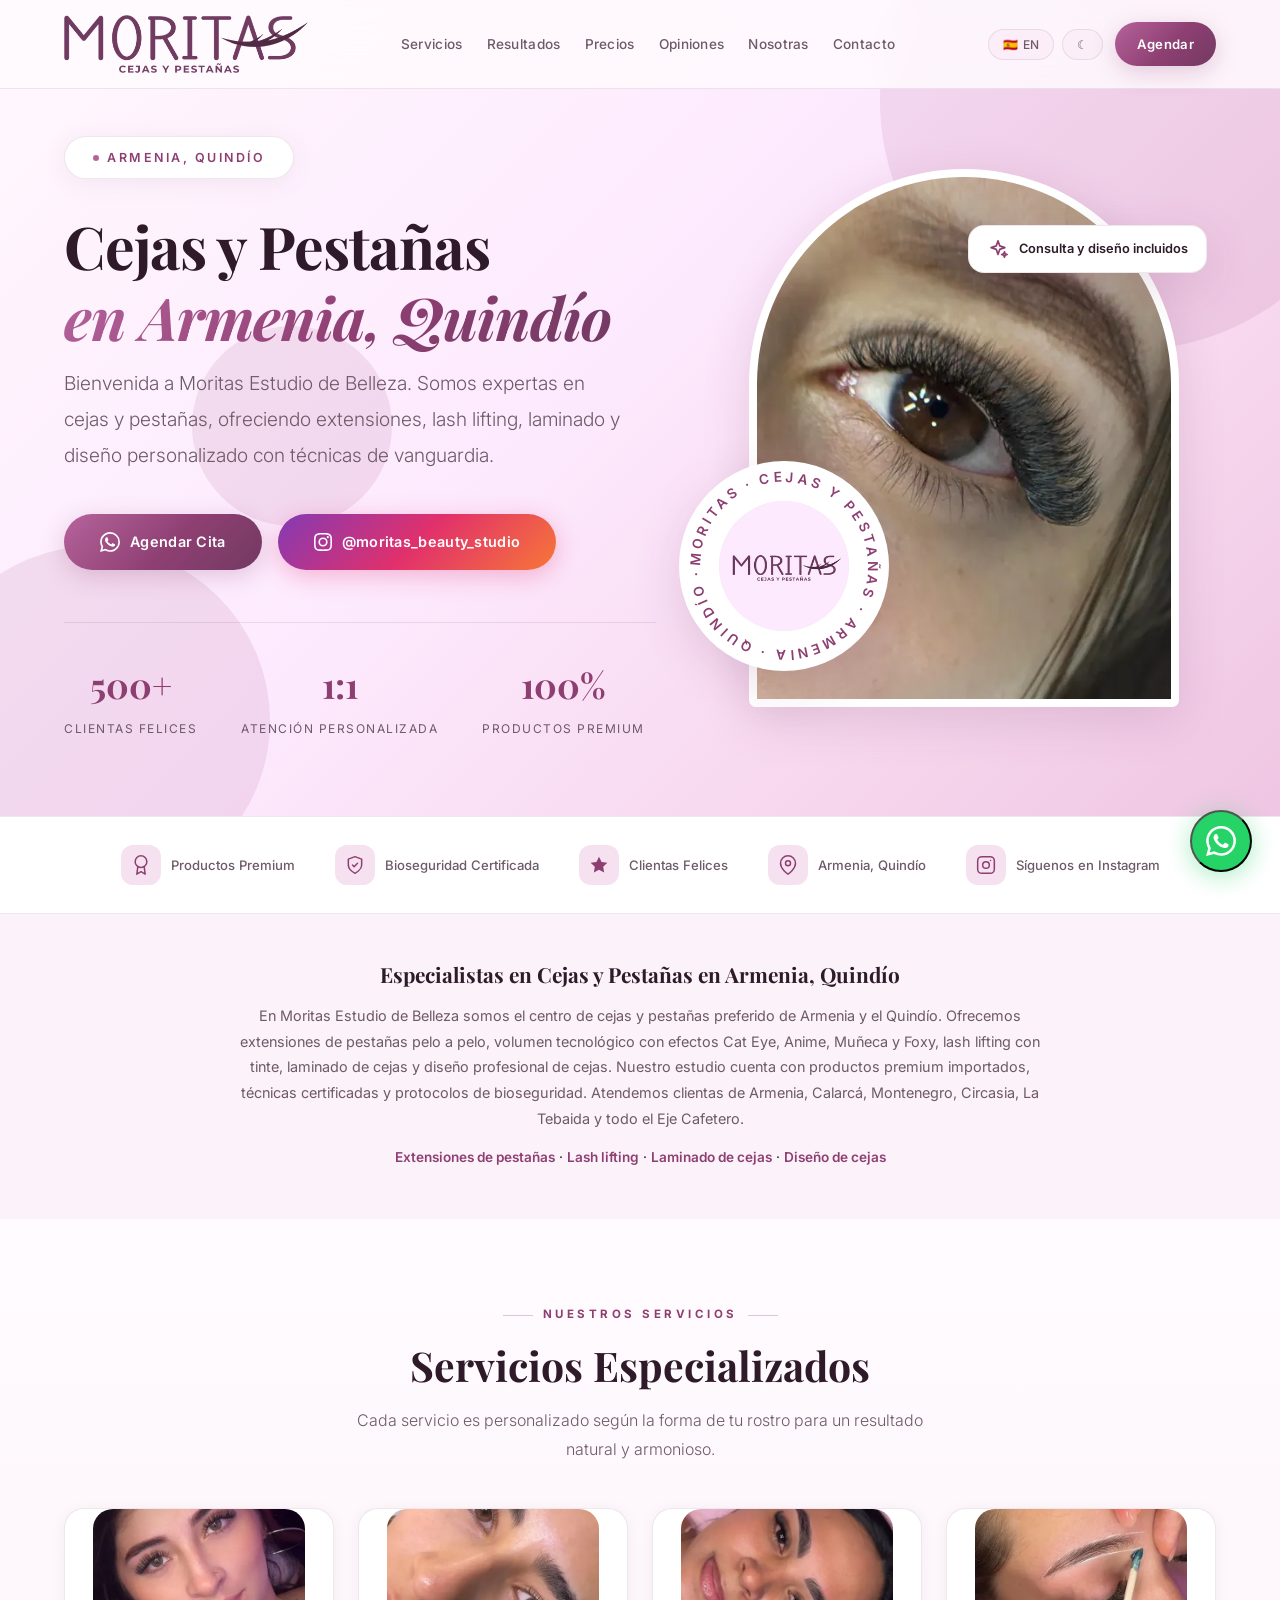
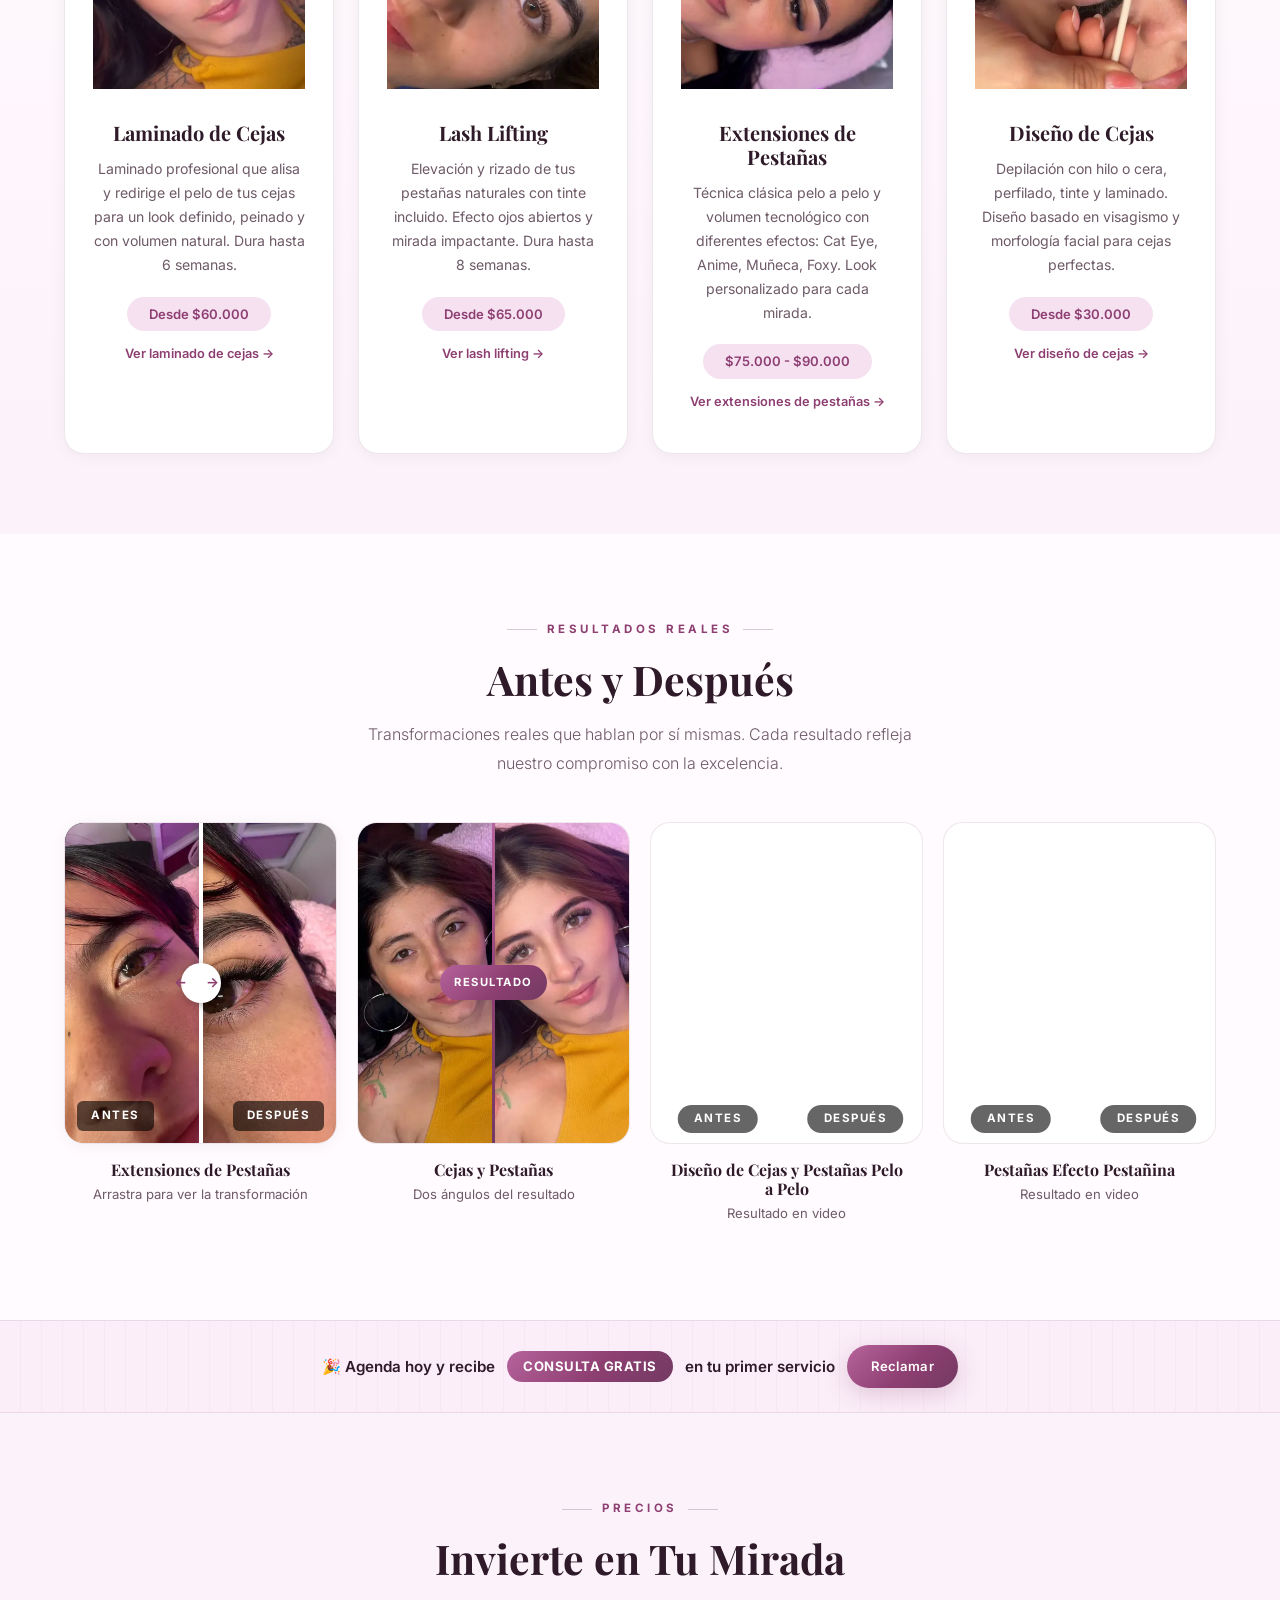
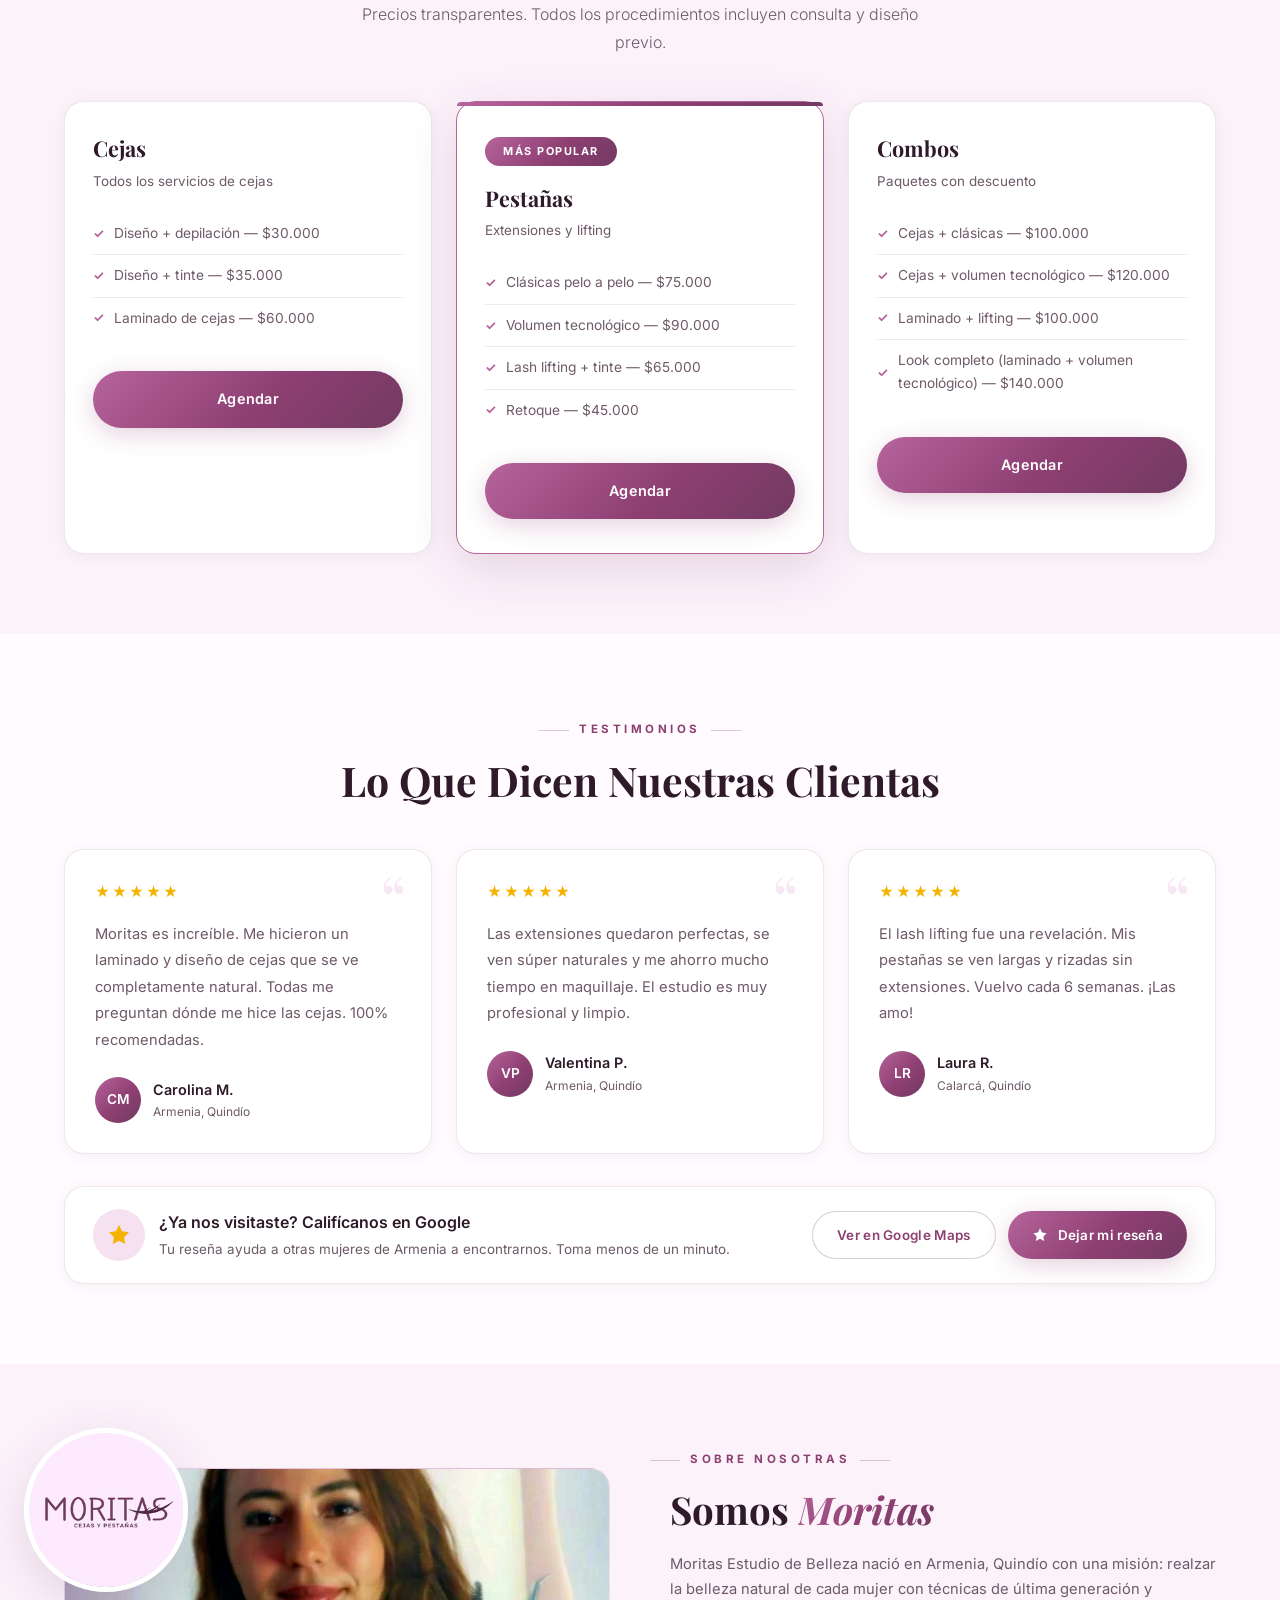
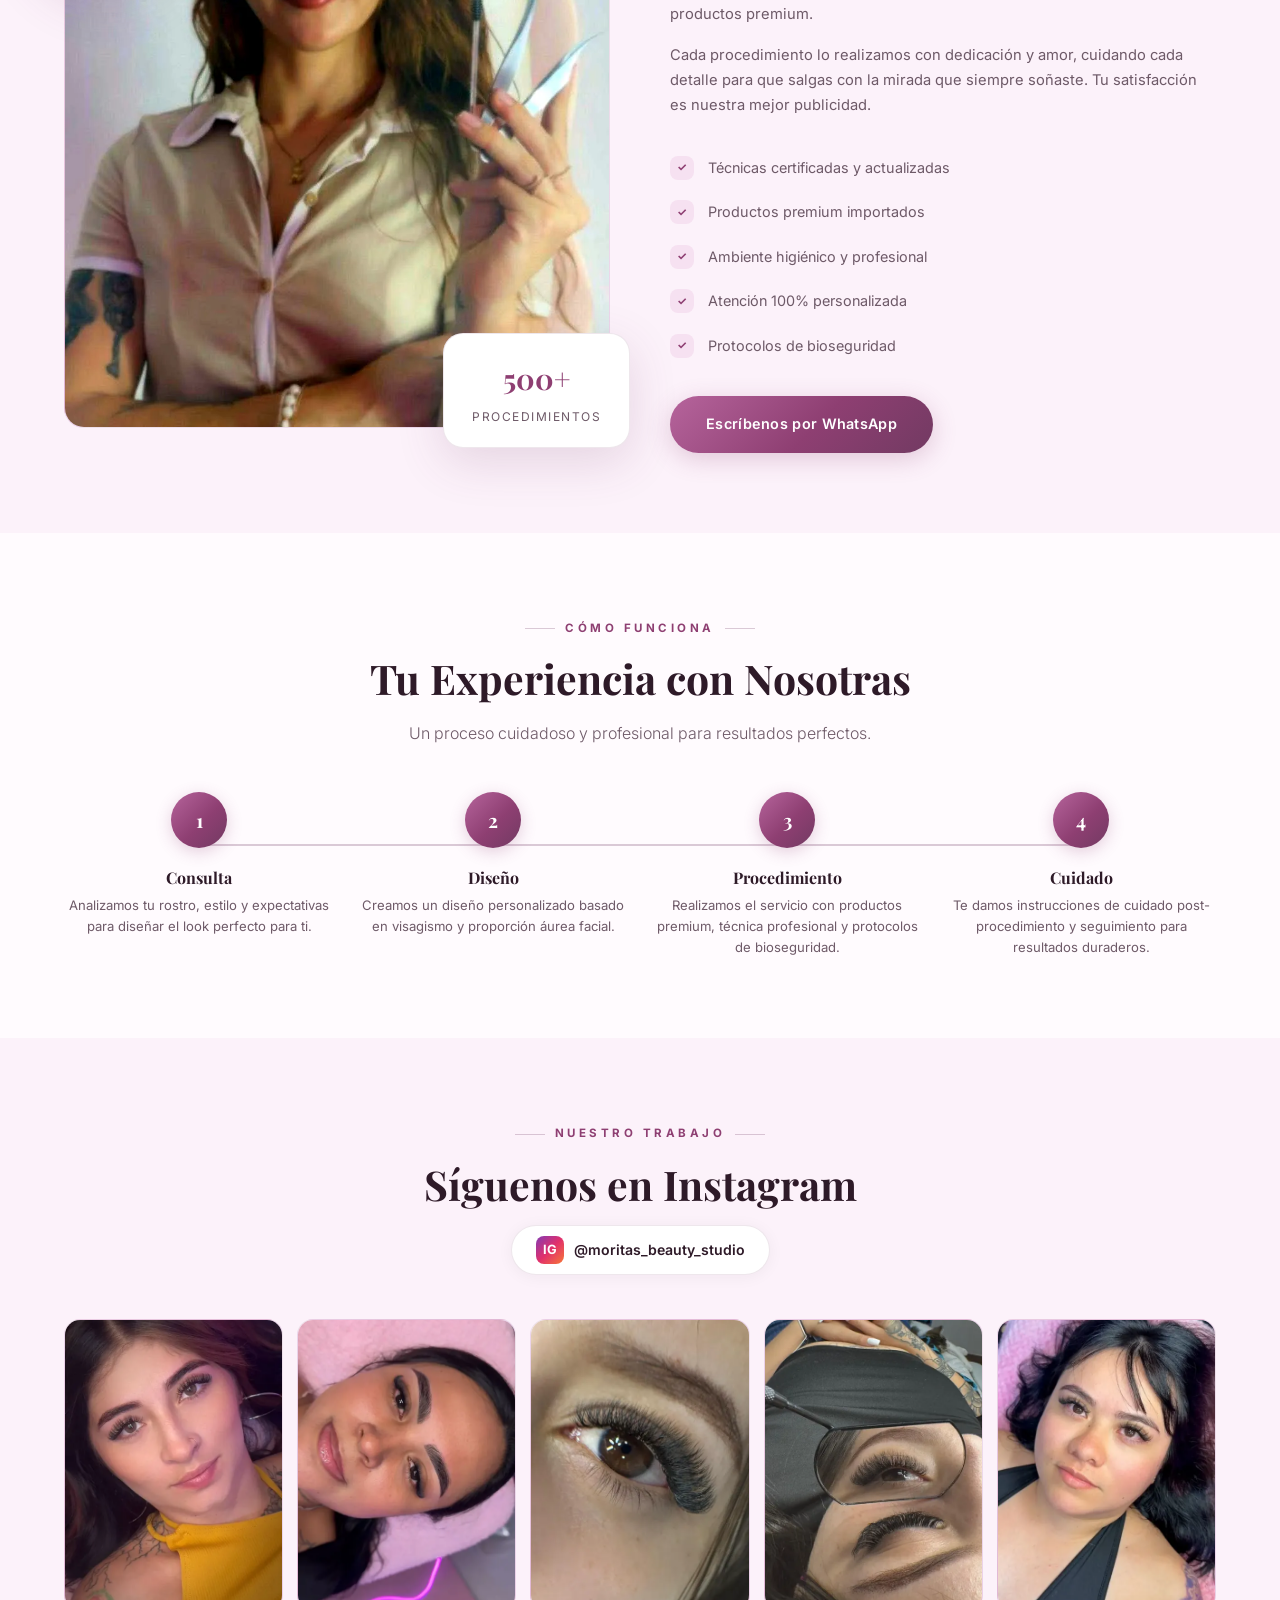
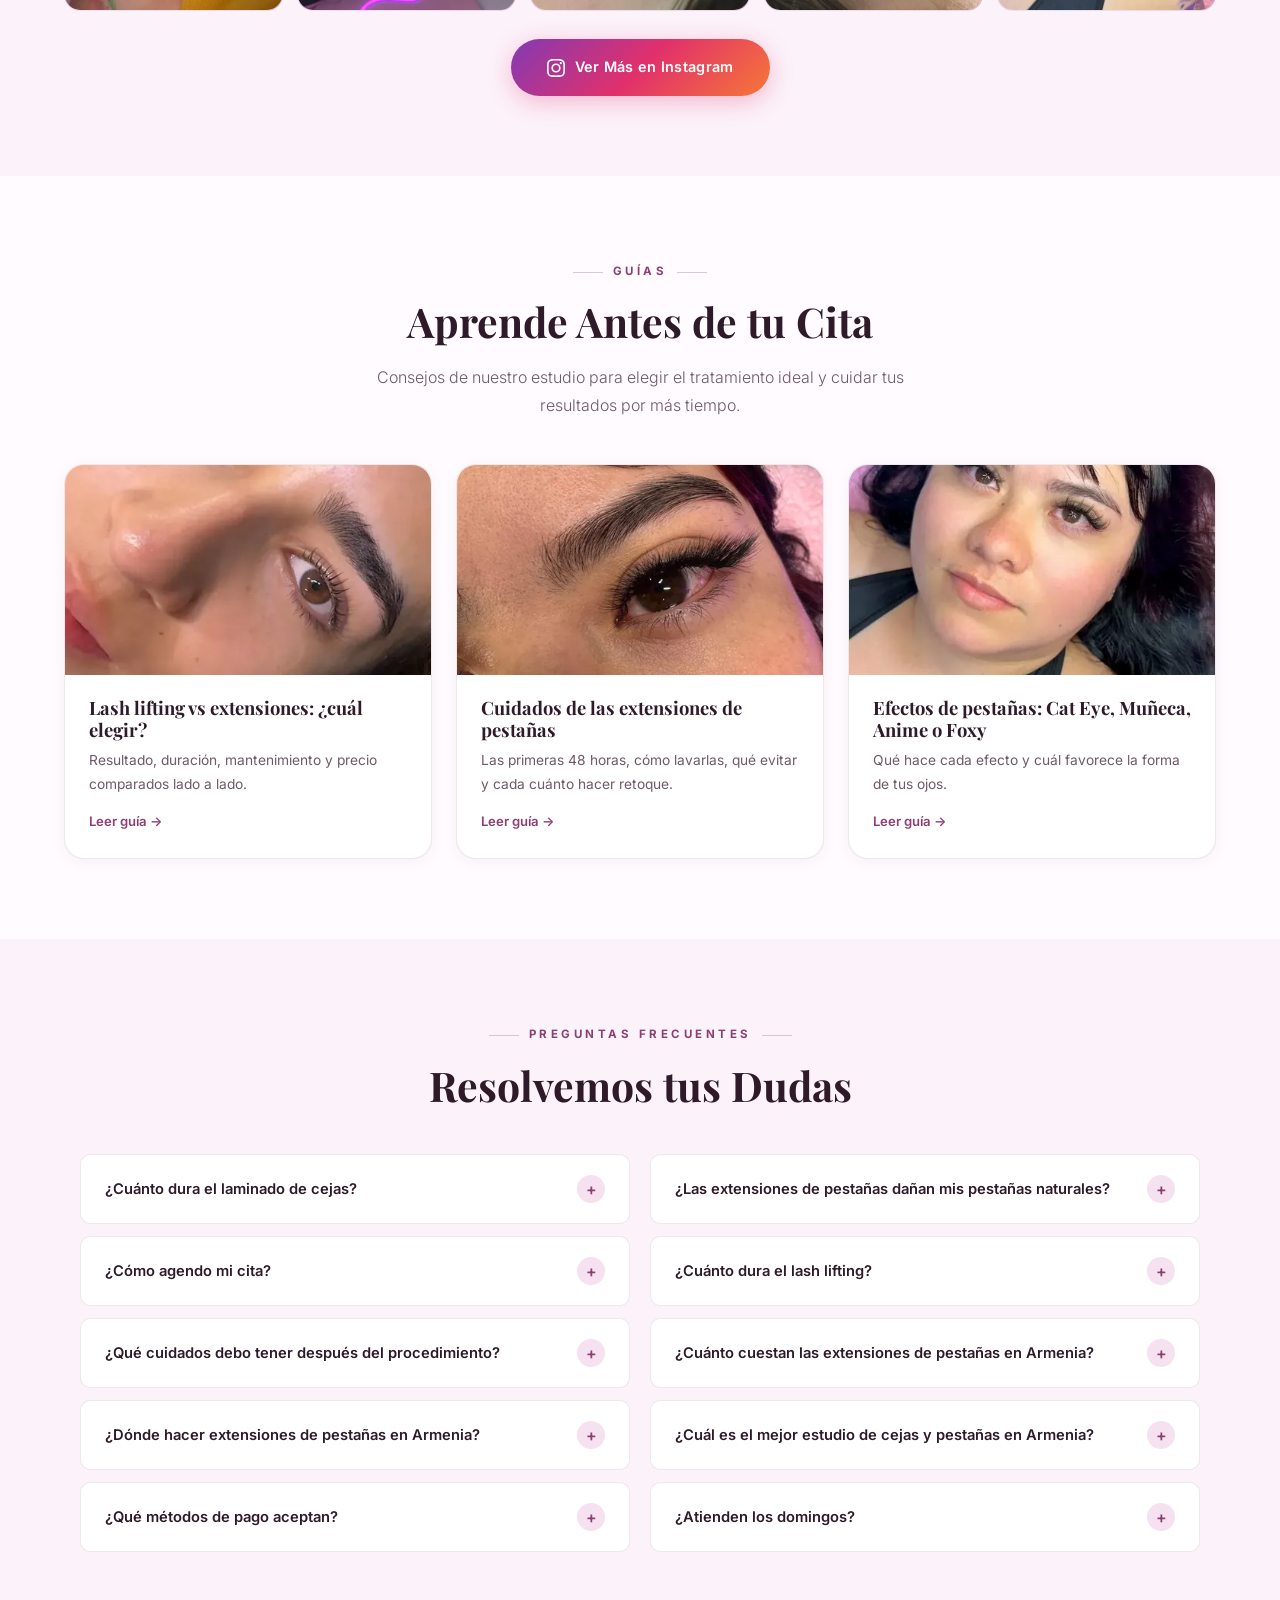
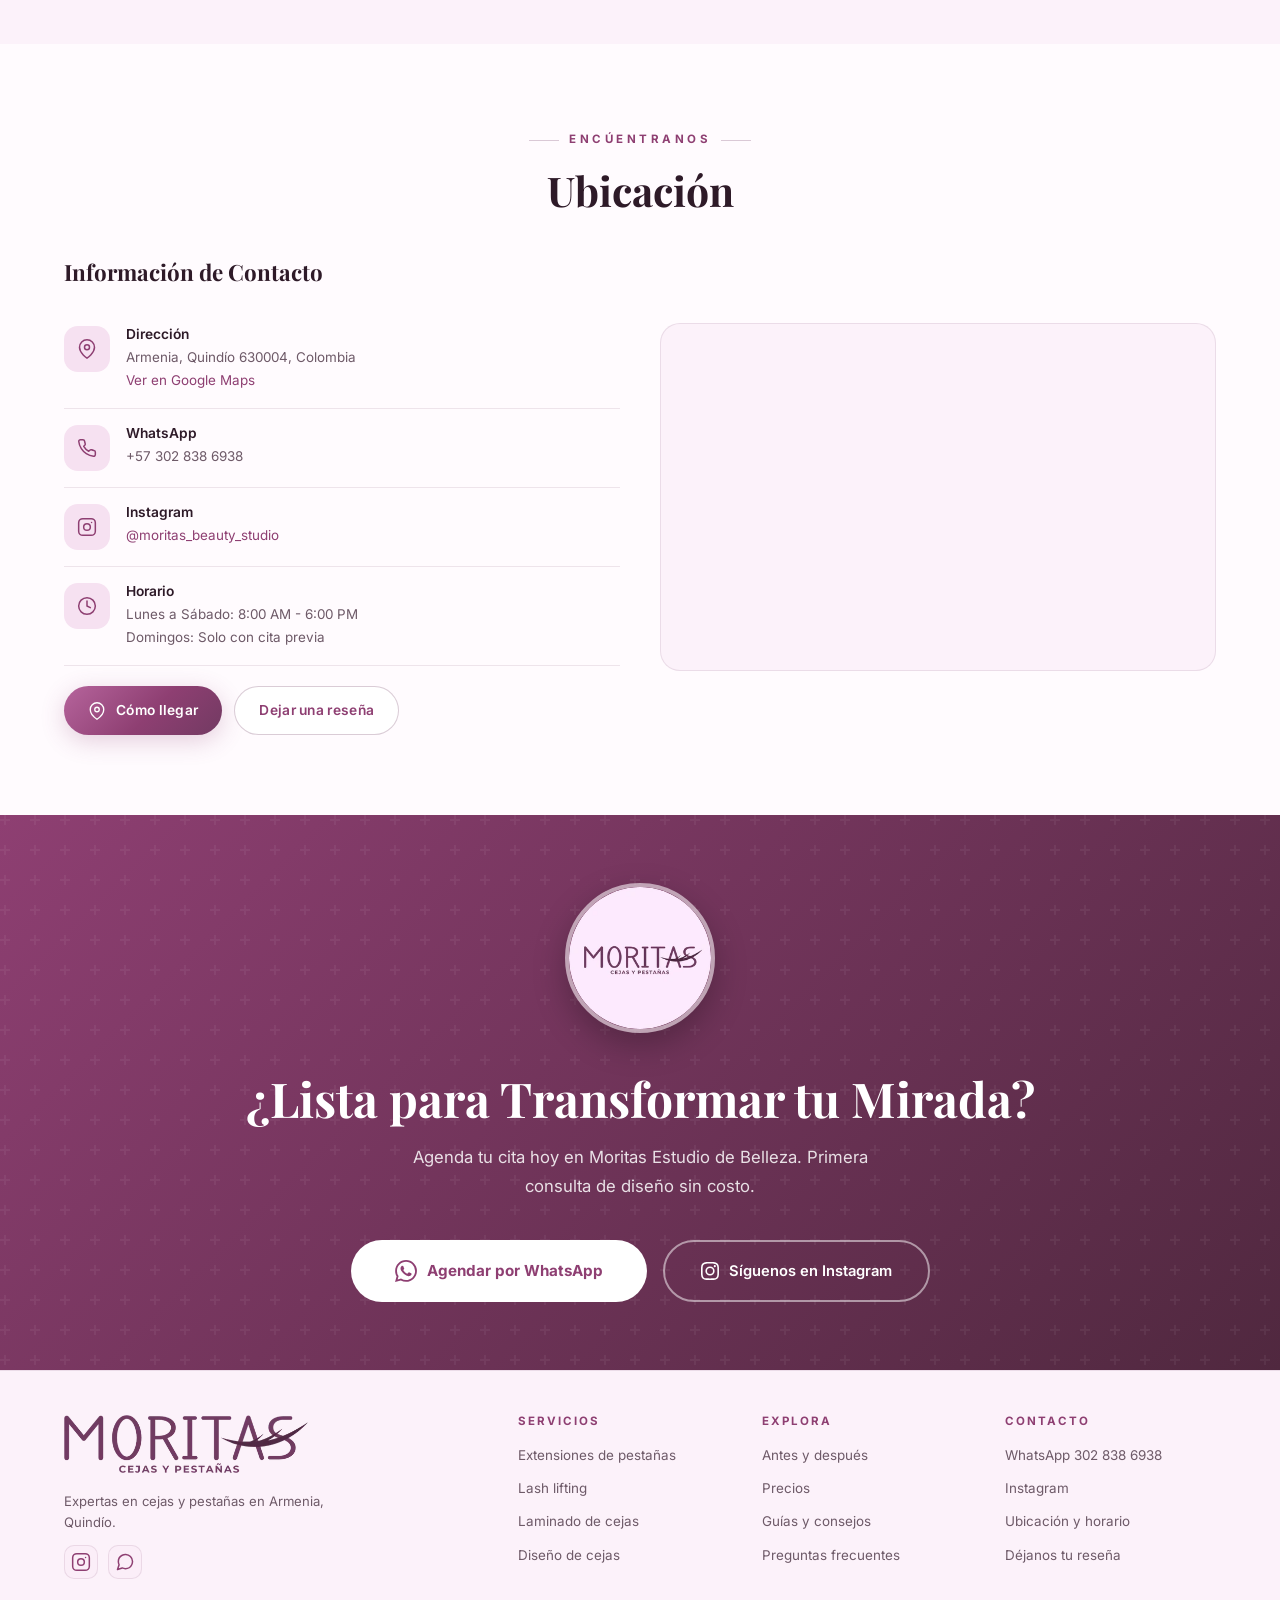
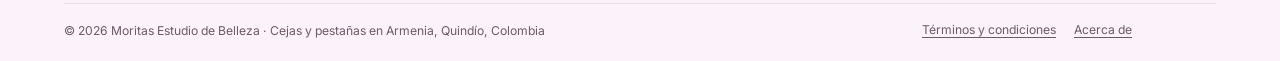
<file: index.html>
<!DOCTYPE html>
<html lang="es" data-theme="light">
<head>
    <meta charset="UTF-8">
    <meta name="viewport" content="width=device-width, initial-scale=1.0">
    <meta name="google-site-verification" content="nYdPh5mHNlrf-cCpG14ckpaFvFRKJRN8YDQy0dtAckk">
    <title>Cejas y Pestañas en Armenia, Quindío | Extensiones, Lash Lifting y Laminado | Moritas Estudio de Belleza</title>
    <meta name="description" content="Extensiones de pestañas, lash lifting, laminado y diseño de cejas en Armenia, Quindío. Precios desde $30.000. Agenda tu cita por WhatsApp: 302 838 6938.">
    <meta name="keywords" content="moritas beauty studio, moritas estudio de belleza, moritas_beauty_studio, cejas Armenia, pestanas Armenia, laminado cejas Armenia, laminado cejas Armenia Quindio, extensiones pestanas Armenia, extensiones de pestanas Armenia Quindio, lash lifting Armenia, lash lifting Quindio, diseno de cejas Armenia, diseno cejas Quindio, laminado de cejas Armenia, volumen tecnologico Armenia, pestanas pelo a pelo Armenia, pestanas cat eye Armenia, pestanas anime Armenia, pestanas efecto pestanina Armenia, mejor centro de cejas Armenia, mejor estudio pestanas Armenia, cejas y pestanas cerca de mi Armenia, precio extensiones pestanas Armenia, precio lash lifting Armenia, pestanas naturales Armenia, depilacion cejas hilo Armenia, tinte cejas Armenia, perfilado cejas Armenia, estudio de belleza Armenia Quindio Colombia, cejas y pestanas Armenia Colombia, cejas pestanas Quindio, beauty studio Armenia Quindio, pestanas Calarca, cejas Montenegro Quindio, extensiones pestanas Eje Cafetero">
    <meta name="author" content="Moritas Estudio de Belleza">
    <meta name="robots" content="index, follow, max-snippet:-1, max-image-preview:large, max-video-preview:-1">
    <meta name="geo.region" content="CO-QUI">
    <meta name="geo.placename" content="Armenia, Quindio">
    <meta name="geo.position" content="4.5379549;-75.6683433">
    <meta name="ICBM" content="4.5379549, -75.6683433">
    <meta name="language" content="Spanish">
    <meta name="revisit-after" content="7 days">
    <meta name="rating" content="general">
    <meta name="theme-color" content="#723A62">
    <link rel="canonical" href="https://cejasypestanasarmenia.com/">
    <link rel="alternate" hreflang="es" href="https://cejasypestanasarmenia.com/">
    <link rel="alternate" hreflang="x-default" href="https://cejasypestanasarmenia.com/">
    <link rel="apple-touch-icon" href="/images/apple-touch-icon.png">

    <!-- Open Graph -->
    <meta property="og:title" content="Cejas y Pestañas en Armenia, Quindío | Moritas Estudio de Belleza">
    <meta property="og:description" content="Especialistas en extensiones de pestañas, lash lifting, laminado y diseño de cejas en Armenia, Quindío. Productos premium y bioseguridad certificada. Agenda tu cita hoy.">
    <meta property="og:type" content="website">
    <meta property="og:locale" content="es_CO">
    <meta property="og:locale:alternate" content="en_US">
    <meta property="og:url" content="https://cejasypestanasarmenia.com/">
    <meta property="og:site_name" content="Moritas Estudio de Belleza">
    <meta property="og:image" content="https://cejasypestanasarmenia.com/images/og-image.jpg">
    <meta property="og:image:width" content="1200">
    <meta property="og:image:height" content="630">
    <meta property="og:image:alt" content="Moritas Cejas y Pestañas - Extensiones, lash lifting, laminado y diseño de cejas en Armenia, Quindío">

    <!-- Twitter Card -->
    <meta name="twitter:card" content="summary_large_image">
    <meta name="twitter:title" content="Cejas y Pestañas en Armenia, Quindío | Moritas Estudio de Belleza">
    <meta name="twitter:description" content="Extensiones de pestañas, lash lifting, laminado y diseño de cejas en Armenia, Quindío.">
    <meta name="twitter:image" content="https://cejasypestanasarmenia.com/images/og-image.jpg">

    <!-- Schema.org Local Business - Enhanced -->
    <script type="application/ld+json">
    {
        "@context": "https://schema.org",
        "@type": "BeautySalon",
        "@id": "https://cejasypestanasarmenia.com/#business",
        "name": "Moritas Estudio de Belleza",
        "alternateName": ["Moritas Cejas y Pestañas", "Moritas Beauty Studio"],
        "description": "Especialistas en extensiones de pestanas, lash lifting, laminado y diseno de cejas en Armenia, Quindio. Productos premium y bioseguridad certificada.",
        "url": "https://cejasypestanasarmenia.com/",
        "hasMap": "https://maps.google.com/?cid=1667554279279600482",
        "telephone": "+573028386938",
        "image": "https://cejasypestanasarmenia.com/images/og-image.jpg",
        "logo": "https://cejasypestanasarmenia.com/images/brand/icon-512.png",
        "address": {
            "@type": "PostalAddress",
            "addressLocality": "Armenia",
            "addressRegion": "Quindio",
            "addressCountry": "CO",
            "postalCode": "630004"
        },
        "geo": {
            "@type": "GeoCoordinates",
            "latitude": "4.5379549",
            "longitude": "-75.6683433"
        },
        "areaServed": [
            {"@type": "City", "name": "Armenia", "containedInPlace": {"@type": "AdministrativeArea", "name": "Quindio"}},
            {"@type": "City", "name": "Calarca"},
            {"@type": "City", "name": "Montenegro"},
            {"@type": "City", "name": "Circasia"},
            {"@type": "City", "name": "La Tebaida"},
            {"@type": "City", "name": "Salento"},
            {"@type": "City", "name": "Filandia"},
            {"@type": "City", "name": "Quimbaya"},
            {"@type": "City", "name": "Buenavista"},
            {"@type": "City", "name": "Cordoba"},
            {"@type": "City", "name": "Pereira"},
            {"@type": "AdministrativeArea", "name": "Quindio"},
            {"@type": "AdministrativeArea", "name": "Eje Cafetero"}
        ],
        "priceRange": "$$",
        "currenciesAccepted": "COP",
        "paymentAccepted": "Cash, Nequi, Daviplata, Bank Transfer",
        "openingHours": ["Mo-Sa 08:00-18:00"],
        "openingHoursSpecification": [
            {
                "@type": "OpeningHoursSpecification",
                "dayOfWeek": ["Monday","Tuesday","Wednesday","Thursday","Friday","Saturday"],
                "opens": "08:00",
                "closes": "18:00"
            },
            {
                "@type": "OpeningHoursSpecification",
                "dayOfWeek": "Sunday",
                "opens": "00:00",
                "closes": "00:00",
                "description": "Solo con cita previa"
            }
        ],
        "sameAs": [
            "https://www.instagram.com/moritas_beauty_studio",
            "https://wa.me/573028386938",
            "https://maps.google.com/?cid=1667554279279600482"
        ],
        "hasOfferCatalog": {
            "@type": "OfferCatalog",
            "name": "Servicios de Cejas y Pestanas",
            "itemListElement": [
                {
                    "@type": "Offer",
                    "itemOffered": {
                        "@type": "Service",
                        "name": "Laminado de Cejas",
                        "description": "Laminado profesional de cejas para un look definido y natural"
                    },
                    "priceCurrency": "COP",
                    "price": "60000"
                },
                {
                    "@type": "Offer",
                    "itemOffered": {
                        "@type": "Service",
                        "name": "Extensiones de Pestanas Clasicas",
                        "description": "Extensiones pelo a pelo tecnica clasica"
                    },
                    "priceCurrency": "COP",
                    "price": "75000"
                },
                {
                    "@type": "Offer",
                    "itemOffered": {
                        "@type": "Service",
                        "name": "Lash Lifting",
                        "description": "Elevacion y rizado de pestanas naturales con tinte incluido"
                    },
                    "priceCurrency": "COP",
                    "price": "65000"
                },
                {
                    "@type": "Offer",
                    "itemOffered": {
                        "@type": "Service",
                        "name": "Diseno de Cejas",
                        "description": "Depilacion, perfilado, tinte y laminado de cejas"
                    },
                    "priceCurrency": "COP",
                    "price": "30000"
                },
                {
                    "@type": "Offer",
                    "itemOffered": {
                        "@type": "Service",
                        "name": "Volumen Tecnologico",
                        "description": "Extensiones de pestanas con fibras tecnologicas, efectos Cat Eye, Anime, Muneca, Foxy"
                    },
                    "priceCurrency": "COP",
                    "price": "90000"
                }
            ]
        }
    }
    </script>

    <!-- FAQ Schema -->
    <script type="application/ld+json">
    {
        "@context": "https://schema.org",
        "@type": "FAQPage",
        "mainEntity": [
            {
                "@type": "Question",
                "name": "Cuanto dura el laminado de cejas?",
                "acceptedAnswer": {
                    "@type": "Answer",
                    "text": "El laminado de cejas dura entre 4 y 6 semanas dependiendo de tu tipo de piel y cuidados. Es ideal para lograr cejas definidas, peinadas y con volumen natural."
                }
            },
            {
                "@type": "Question",
                "name": "Las extensiones de pestanas danan mis pestanas naturales?",
                "acceptedAnswer": {
                    "@type": "Answer",
                    "text": "No, cuando son aplicadas por una profesional con la tecnica correcta y productos de calidad, las extensiones no danan tus pestanas naturales. En Moritas usamos adhesivos premium y fibras livianas."
                }
            },
            {
                "@type": "Question",
                "name": "Como agendo mi cita en Moritas Estudio de Belleza?",
                "acceptedAnswer": {
                    "@type": "Answer",
                    "text": "Puedes agendar tu cita escribiendonos por WhatsApp al +57 302 838 6938 o a traves de nuestro Instagram @moritas_beauty_studio. Respondemos rapidamente y te confirmamos disponibilidad."
                }
            },
            {
                "@type": "Question",
                "name": "Cuanto dura el lash lifting?",
                "acceptedAnswer": {
                    "@type": "Answer",
                    "text": "El lash lifting dura entre 6 y 8 semanas. Es ideal si prefieres un look natural sin extensiones. Incluye tinte de pestanas para un resultado mas impactante."
                }
            },
            {
                "@type": "Question",
                "name": "Que cuidados debo tener despues del procedimiento?",
                "acceptedAnswer": {
                    "@type": "Answer",
                    "text": "Despues de cada procedimiento te entregamos instrucciones detalladas de cuidado. En general: evitar mojar la zona las primeras 24-48 horas, no frotar y usar los productos que te recomendamos."
                }
            },
            {
                "@type": "Question",
                "name": "Cuanto cuestan las extensiones de pestanas en Armenia Quindio?",
                "acceptedAnswer": {
                    "@type": "Answer",
                    "text": "En Moritas Estudio de Belleza las extensiones clasicas pelo a pelo cuestan $75.000 COP, el volumen tecnologico $90.000 COP y el lash lifting $65.000 COP. Retoques desde $45.000 COP. Diferentes efectos disponibles: Cat Eye, Anime, Muneca, Foxy. Todos los precios incluyen consulta previa."
                }
            },
            {
                "@type": "Question",
                "name": "Donde hacer extensiones de pestanas en Armenia Quindio?",
                "acceptedAnswer": {
                    "@type": "Answer",
                    "text": "Moritas Estudio de Belleza es el centro especializado en extensiones de pestanas y cejas en Armenia, Quindio. Contamos con tecnicas certificadas, productos premium importados y protocolos de bioseguridad. Agenda tu cita por WhatsApp al +57 302 838 6938."
                }
            },
            {
                "@type": "Question",
                "name": "Cual es el mejor estudio de cejas y pestanas en Armenia?",
                "acceptedAnswer": {
                    "@type": "Answer",
                    "text": "Moritas Estudio de Belleza es reconocido como el mejor centro de cejas y pestanas en Armenia, Quindio, con mas de 500 procedimientos realizados. Atendemos clientas de Armenia, Calarca, Montenegro, Circasia, La Tebaida y todo el Eje Cafetero."
                }
            },
            {
                "@type": "Question",
                "name": "Que metodos de pago aceptan en Moritas Estudio de Belleza?",
                "acceptedAnswer": {
                    "@type": "Answer",
                    "text": "En Moritas Estudio de Belleza en Armenia aceptamos efectivo, Nequi, Daviplata y transferencia bancaria. Todos los servicios incluyen consulta y diseno previo sin costo adicional."
                }
            },
            {
                "@type": "Question",
                "name": "Atienden los domingos en Moritas Armenia?",
                "acceptedAnswer": {
                    "@type": "Answer",
                    "text": "Nuestro horario regular es de lunes a sabado de 8:00 AM a 6:00 PM. Los domingos atendemos solo con cita previa. Escribenos por WhatsApp al +57 302 838 6938 para confirmar disponibilidad."
                }
            }
        ]
    }
    </script>

    <!-- Breadcrumb Schema -->
    <script type="application/ld+json">
    {
        "@context": "https://schema.org",
        "@type": "BreadcrumbList",
        "itemListElement": [
            {"@type": "ListItem", "position": 1, "name": "Inicio", "item": "https://cejasypestanasarmenia.com/"},
            {"@type": "ListItem", "position": 2, "name": "Servicios de Cejas y Pestanas en Armenia", "item": "https://cejasypestanasarmenia.com/#servicios"},
            {"@type": "ListItem", "position": 3, "name": "Precios Extensiones y Cejas Armenia", "item": "https://cejasypestanasarmenia.com/#precios"},
            {"@type": "ListItem", "position": 4, "name": "Ubicacion Moritas Armenia Quindio", "item": "https://cejasypestanasarmenia.com/#ubicacion"}
        ]
    }
    </script>

    <!-- WebSite Schema for Sitelinks Search -->
    <script type="application/ld+json">
    {
        "@context": "https://schema.org",
        "@type": "WebSite",
        "name": "Moritas Estudio de Belleza",
        "alternateName": ["Moritas Cejas y Pestañas", "Moritas Beauty Studio"],
        "url": "https://cejasypestanasarmenia.com/",
        "description": "Moritas Estudio de Belleza: el mejor centro especializado en cejas y pestanas de Armenia, Quindio. Extensiones, lash lifting, laminado, diseno de cejas.",
        "inLanguage": ["es", "en"]
    }
    </script>

    <!-- Service Schema - Individual Services for Rich Results -->
    <script type="application/ld+json">
    [{
        "@context": "https://schema.org",
        "@type": "Service",
        "serviceType": "Laminado de cejas",
        "name": "Laminado de Cejas en Armenia Quindio",
        "url": "https://cejasypestanasarmenia.com/laminado-de-cejas-armenia/",
        "description": "Servicio profesional de laminado de cejas en Armenia, Quindio. Cejas definidas, peinadas y con volumen natural. Resultados que duran hasta 6 semanas.",
        "provider": {"@type": "BeautySalon", "name": "Moritas Estudio de Belleza", "url": "https://cejasypestanasarmenia.com/"},
        "areaServed": {"@type": "City", "name": "Armenia", "containedInPlace": {"@type": "AdministrativeArea", "name": "Quindio, Colombia"}},
        "offers": {"@type": "Offer", "price": "60000", "priceCurrency": "COP", "availability": "https://schema.org/InStock"}
    },
    {
        "@context": "https://schema.org",
        "@type": "Service",
        "serviceType": "Extensiones de pestanas",
        "name": "Extensiones de Pestanas en Armenia Quindio",
        "url": "https://cejasypestanasarmenia.com/extensiones-de-pestanas-armenia/",
        "description": "Extensiones de pestanas profesionales en Armenia: clasicas pelo a pelo y volumen tecnologico con efectos Cat Eye, Anime, Muneca, Foxy. Looks personalizados.",
        "provider": {"@type": "BeautySalon", "name": "Moritas Estudio de Belleza", "url": "https://cejasypestanasarmenia.com/"},
        "areaServed": {"@type": "City", "name": "Armenia", "containedInPlace": {"@type": "AdministrativeArea", "name": "Quindio, Colombia"}},
        "offers": {"@type": "AggregateOffer", "lowPrice": "75000", "highPrice": "90000", "priceCurrency": "COP", "availability": "https://schema.org/InStock"}
    },
    {
        "@context": "https://schema.org",
        "@type": "Service",
        "serviceType": "Lash Lifting",
        "name": "Lash Lifting y Tinte de Pestanas en Armenia Quindio",
        "url": "https://cejasypestanasarmenia.com/lash-lifting-armenia/",
        "description": "Lash lifting profesional con tinte incluido en Armenia, Quindio. Elevacion y rizado de pestanas naturales. Efecto ojos abiertos que dura hasta 8 semanas.",
        "provider": {"@type": "BeautySalon", "name": "Moritas Estudio de Belleza", "url": "https://cejasypestanasarmenia.com/"},
        "areaServed": {"@type": "City", "name": "Armenia", "containedInPlace": {"@type": "AdministrativeArea", "name": "Quindio, Colombia"}},
        "offers": {"@type": "Offer", "price": "65000", "priceCurrency": "COP", "availability": "https://schema.org/InStock"}
    },
    {
        "@context": "https://schema.org",
        "@type": "Service",
        "serviceType": "Diseno de cejas",
        "name": "Diseno y Laminado de Cejas en Armenia Quindio",
        "url": "https://cejasypestanasarmenia.com/diseno-de-cejas-armenia/",
        "description": "Diseno profesional de cejas en Armenia: depilacion con hilo o cera, perfilado, tinte y laminado. Tecnica de visagismo y morfologia facial para cejas perfectas.",
        "provider": {"@type": "BeautySalon", "name": "Moritas Estudio de Belleza", "url": "https://cejasypestanasarmenia.com/"},
        "areaServed": {"@type": "City", "name": "Armenia", "containedInPlace": {"@type": "AdministrativeArea", "name": "Quindio, Colombia"}},
        "offers": {"@type": "Offer", "price": "30000", "priceCurrency": "COP", "availability": "https://schema.org/InStock"}
    }]
    </script>

    <!-- Google Fonts -->
    <link rel="preconnect" href="https://fonts.googleapis.com">
    <link rel="preconnect" href="https://fonts.gstatic.com" crossorigin>
    <link rel="preload" as="style" href="https://fonts.googleapis.com/css2?family=Playfair+Display:ital,wght@0,400;0,500;0,600;0,700;1,400;1,500&family=Inter:wght@300;400;500;600;700&display=swap" onload="this.onload=null;this.rel='stylesheet'">
    <noscript><link rel="stylesheet" href="https://fonts.googleapis.com/css2?family=Playfair+Display:ital,wght@0,400;0,500;0,600;0,700;1,400;1,500&family=Inter:wght@300;400;500;600;700&display=swap"></noscript>

    <!-- Favicons & app icons - Moritas monogram -->
    <link rel="icon" href="/favicon.ico" sizes="any">
    <link rel="icon" href="/favicon-48.png" type="image/png" sizes="48x48">
    <link rel="icon" href="/favicon-96.png" type="image/png" sizes="96x96">
    <link rel="manifest" href="/site.webmanifest">
    <link rel="preload" as="image" href="images/gallery-3.webp" imagesrcset="images/gallery-3-480.webp 480w, images/gallery-3.webp 900w" imagesizes="(max-width: 968px) 340px, 430px" fetchpriority="high">

    <style>
        :root {
            --bg-primary: #FFFBFE;
            --bg-secondary: #FCF2FA;
            --bg-card: #FFFFFF;
            --bg-accent: #FBEEF8;
            --text-primary: #2E1A28;
            --text-secondary: #6E5A68;
            --text-accent: #8E3F72;
            --accent: #B6649C;
            --accent-hover: #8E3F72;
            --accent-light: #F6E1F1;
            --accent-glow: rgba(142, 63, 114, 0.24);
            --border: rgba(114, 58, 98, 0.12);
            --border-strong: rgba(114, 58, 98, 0.26);
            --shadow: 0 4px 24px rgba(114, 58, 98, 0.08);
            --shadow-hover: 0 14px 48px rgba(114, 58, 98, 0.16);
            --shadow-card: 0 2px 16px rgba(46, 26, 40, 0.05);
            --gradient-hero: linear-gradient(135deg, #FFF8FD 0%, #FDEAFE 45%, #F7D8EE 75%, #EFC6E3 100%);
            --gradient-accent: linear-gradient(135deg, #B6649C 0%, #8E3F72 55%, #723A62 100%);
            --gradient-soft: linear-gradient(180deg, #FFFBFE 0%, #FCF2FA 100%);
            --gradient-cta: linear-gradient(135deg, #8E3F72 0%, #50283F 100%);
            --overlay: rgba(255, 251, 254, 0.95);
            --nav-bg: rgba(255, 251, 254, 0.85);
            --plum: #723A62;
            --plum-deep: #50283F;
            --lilac: #FDEAFE;
            --whatsapp: #25D366;
            --star: #F5B301;
            --white: #FFFFFF;
            --font-heading: 'Playfair Display', Georgia, serif;
            --font-body: 'Inter', -apple-system, sans-serif;
            --radius: 20px;
            --radius-sm: 10px;
            --transition: all 0.35s cubic-bezier(0.4, 0, 0.2, 1);
        }

        [data-theme="dark"] {
            --bg-primary: #150D13;
            --bg-secondary: #1D1219;
            --bg-card: #261823;
            --bg-accent: #2F1E2B;
            --text-primary: #F7E8F2;
            --text-secondary: #BFA5B6;
            --text-accent: #E7A6D3;
            --accent: #E7A6D3;
            --accent-hover: #F2C1E3;
            --accent-light: #3A2433;
            --accent-glow: rgba(231, 166, 211, 0.2);
            --border: rgba(231, 166, 211, 0.1);
            --border-strong: rgba(231, 166, 211, 0.22);
            --shadow: 0 4px 24px rgba(0, 0, 0, 0.35);
            --shadow-hover: 0 12px 48px rgba(0, 0, 0, 0.45);
            --shadow-card: 0 2px 16px rgba(0,0,0,0.25);
            --gradient-hero: linear-gradient(135deg, #150D13 0%, #1D1219 40%, #261823 70%, #2F1E2B 100%);
            --gradient-soft: linear-gradient(180deg, #150D13 0%, #1D1219 100%);
            --overlay: rgba(21, 13, 19, 0.95);
            --nav-bg: rgba(21, 13, 19, 0.88);
            --plum: #E7A6D3;
            --lilac: #3A2433;
        }

        *, *::before, *::after { margin: 0; padding: 0; box-sizing: border-box; }

        html { scroll-behavior: smooth; scroll-padding-top: 96px; }

        body {
            font-family: var(--font-body);
            background: var(--bg-primary);
            color: var(--text-primary);
            line-height: 1.7;
            transition: background 0.5s ease, color 0.3s ease;
            overflow-x: hidden;
        }

        h1, h2, h3, h4 { font-family: var(--font-heading); line-height: 1.2; }
        a { text-decoration: none; color: inherit; }
        img { max-width: 100%; height: auto; }
        .container { max-width: 1200px; margin: 0 auto; padding: 0 24px; }


        /* ============ NAVBAR ============ */
        .navbar {
            position: fixed; top: 0; left: 0; right: 0; z-index: 1000;
            background: var(--nav-bg);
            backdrop-filter: blur(24px); -webkit-backdrop-filter: blur(24px);
            border-bottom: 1px solid var(--border);
            transition: var(--transition);
        }

        .navbar.scrolled { box-shadow: var(--shadow); }

        .navbar .container {
            display: flex; align-items: center; justify-content: space-between; height: 88px;
        }

        .nav-logo {
            display: flex; align-items: center;
        }

        .nav-logo-img { height: 58px; width: auto; object-fit: contain; }

        .logo-dark { display: none !important; }
        [data-theme="dark"] .logo-light { display: none !important; }
        [data-theme="dark"] .logo-dark { display: block !important; }

        .nav-links { display: flex; list-style: none; gap: 28px; align-items: center; }

        .nav-links a {
            font-size: 0.85rem; font-weight: 500; color: var(--text-secondary);
            transition: var(--transition); position: relative; letter-spacing: 0.3px;
        }

        .nav-links a:hover { color: var(--text-accent); }

        .nav-links a::after {
            content: ''; position: absolute; bottom: -4px; left: 50%; width: 0; height: 2px;
            background: var(--gradient-accent); transition: var(--transition); border-radius: 2px;
            transform: translateX(-50%);
        }

        .nav-links a:hover::after { width: 100%; }

        .nav-controls { display: flex; align-items: center; gap: 8px; }

        .nav-toggle-btn {
            background: var(--bg-accent); border: 1px solid var(--border); border-radius: 50px;
            padding: 7px 14px; cursor: pointer; font-size: 0.75rem; font-weight: 500;
            color: var(--text-secondary); transition: var(--transition); font-family: var(--font-body);
            display: flex; align-items: center; gap: 5px;
        }

        .nav-toggle-btn:hover { border-color: var(--border-strong); color: var(--text-accent); background: var(--accent-light); }

        .mobile-menu-btn { display: none; background: none; border: none; cursor: pointer; padding: 8px; }

        .mobile-menu-btn span {
            display: block; width: 22px; height: 2px; background: var(--text-primary);
            margin: 5px 0; transition: var(--transition); border-radius: 2px;
        }

        .mobile-menu-btn.active span:nth-child(1) { transform: rotate(45deg) translate(5px, 5px); }
        .mobile-menu-btn.active span:nth-child(2) { opacity: 0; }
        .mobile-menu-btn.active span:nth-child(3) { transform: rotate(-45deg) translate(5px, -5px); }

        .mobile-menu {
            display: none; position: fixed; top: 88px; left: 0; right: 0; bottom: 0;
            background: var(--overlay); backdrop-filter: blur(24px); z-index: 999; padding: 40px 24px;
        }

        .mobile-menu.active {
            display: flex; flex-direction: column; align-items: center; gap: 20px;
            animation: fadeIn 0.3s ease;
        }

        .mobile-menu a { font-size: 1.15rem; font-weight: 500; color: var(--text-primary); padding: 12px 0; }

        .mobile-controls { display: flex; gap: 12px; margin-top: 20px; }

        /* ============ HERO ============ */
        .hero {
            min-height: 100vh; display: flex; align-items: center; justify-content: center;
            position: relative; background: var(--gradient-hero); overflow: hidden; padding: 148px 0 88px;
        }

        .hero-bg-shapes {
            position: absolute; inset: 0; overflow: hidden; z-index: 0;
        }

        .hero-shape {
            position: absolute; border-radius: 50%; opacity: 0.15;
            background: var(--accent);
        }

        .hero-shape:nth-child(1) {
            width: 500px; height: 500px; top: -150px; right: -100px;
            animation: morphFloat 12s ease-in-out infinite;
        }

        .hero-shape:nth-child(2) {
            width: 350px; height: 350px; bottom: -80px; left: -80px;
            animation: morphFloat 15s ease-in-out infinite reverse;
        }

        .hero-shape:nth-child(3) {
            width: 200px; height: 200px; top: 40%; left: 15%;
            animation: morphFloat 10s ease-in-out infinite 2s;
        }

        @keyframes morphFloat {
            0%, 100% { transform: translate(0, 0) scale(1) rotate(0deg); border-radius: 50%; }
            25% { transform: translate(30px, -40px) scale(1.1) rotate(5deg); border-radius: 40% 60% 50% 50%; }
            50% { transform: translate(-20px, 20px) scale(0.95) rotate(-5deg); border-radius: 50% 40% 60% 50%; }
            75% { transform: translate(15px, 30px) scale(1.05) rotate(3deg); border-radius: 60% 50% 40% 50%; }
        }

        .hero-grid {
            position: relative; z-index: 2; width: 100%;
            display: grid; grid-template-columns: 1.08fr 0.92fr; gap: 56px; align-items: center;
        }

        .hero-content { text-align: left; max-width: 620px; }

        .hero-visual {
            position: relative; justify-self: center; width: min(430px, 100%);
            animation: fadeIn 1s ease 0.3s both;
        }

        .hero-arch {
            aspect-ratio: 4 / 5; overflow: hidden; background: var(--bg-card);
            border-radius: 999px 999px 32px 32px; border: 8px solid var(--bg-card);
            box-shadow: var(--shadow-hover);
        }

        .hero-arch img { width: 100%; height: 100%; object-fit: cover; display: block; }

        .hero-seal {
            position: absolute; left: -70px; bottom: 36px; width: 210px; height: 210px;
            border-radius: 50%; background: var(--bg-card); box-shadow: var(--shadow-hover);
        }

        .hero-seal svg { position: absolute; inset: 0; width: 100%; height: 100%; animation: spin 26s linear infinite; }
        .hero-seal text { font-family: var(--font-body); font-size: 13px; font-weight: 600; letter-spacing: 2px; fill: var(--text-accent); }

        .hero-seal img {
            position: absolute; inset: 40px; width: 130px; height: 130px; border-radius: 50%;
            box-shadow: inset 0 0 0 1px var(--border);
        }

        .hero-chip {
            position: absolute; right: -28px; top: 56px;
            display: flex; align-items: center; gap: 10px;
            background: var(--bg-card); border: 1px solid var(--border); border-radius: 16px;
            padding: 12px 18px; box-shadow: var(--shadow-hover);
            font-size: 0.8rem; font-weight: 600; color: var(--text-primary);
            animation: floatCard 4s ease-in-out infinite;
        }

        .hero-chip .icon { color: var(--text-accent); width: 22px; height: 22px; }

        @keyframes spin { to { transform: rotate(360deg); } }

        .hero-badge {
            display: inline-flex; align-items: center; gap: 8px;
            background: var(--bg-card); border: 1px solid var(--border); border-radius: 50px;
            padding: 10px 28px; font-size: 0.78rem; font-weight: 600; color: var(--text-accent);
            margin-bottom: 32px; letter-spacing: 2.5px; text-transform: uppercase;
            box-shadow: var(--shadow); animation: fadeInDown 0.8s ease;
        }

        .hero-badge .badge-dot {
            width: 6px; height: 6px; background: var(--accent);
            border-radius: 50%; animation: blink 2s infinite;
        }

        @keyframes blink { 0%, 100% { opacity: 1; } 50% { opacity: 0.3; } }

        .hero h1 {
            font-size: clamp(2.6rem, 4.6vw, 4.1rem); font-weight: 700;
            margin-bottom: 12px; color: var(--text-primary);
            letter-spacing: -1px;
        }

        .hero h1 em {
            color: var(--text-accent); font-style: italic;
            background: var(--gradient-accent); -webkit-background-clip: text;
            -webkit-text-fill-color: transparent; background-clip: text;
        }

        .hero-subtitle {
            font-size: clamp(1rem, 2vw, 1.2rem); color: var(--text-secondary);
            margin-bottom: 40px; font-weight: 300; max-width: 560px;
            line-height: 1.9;
        }

        .hero-buttons {
            display: flex; gap: 16px; justify-content: flex-start; flex-wrap: wrap;
            animation: fadeInUp 0.8s ease 0.6s both;
        }

        .btn {
            display: inline-flex; align-items: center; gap: 10px;
            padding: 16px 36px; border-radius: 50px; font-size: 0.9rem;
            font-weight: 600; cursor: pointer; transition: var(--transition);
            border: none; font-family: var(--font-body); letter-spacing: 0.3px;
        }

        .btn-primary {
            background: var(--gradient-accent); color: var(--white);
            box-shadow: 0 6px 24px var(--accent-glow);
        }

        .btn-primary:hover { transform: translateY(-3px) scale(1.02); box-shadow: 0 10px 36px var(--accent-glow); }

        .btn-secondary {
            background: var(--bg-card); color: var(--text-accent);
            border: 1.5px solid var(--border-strong);
        }

        .btn-secondary:hover { background: var(--accent-light); transform: translateY(-3px); }

        .btn-instagram {
            background: linear-gradient(135deg, #833AB4 0%, #E1306C 50%, #F77737 100%);
            color: var(--white); box-shadow: 0 6px 24px rgba(225, 48, 108, 0.3);
        }

        .btn-instagram:hover { transform: translateY(-3px) scale(1.02); box-shadow: 0 10px 36px rgba(225, 48, 108, 0.4); }

        .hero-stats {
            display: flex; justify-content: flex-start; gap: 44px;
            margin-top: 52px; padding-top: 32px; border-top: 1px solid var(--border);
            animation: fadeInUp 0.8s ease 0.8s both;
        }

        .stat { text-align: center; }

        .stat-number {
            font-family: var(--font-heading); font-size: 2.2rem; font-weight: 700;
            color: var(--text-accent);
        }

        .stat-label {
            font-size: 0.75rem; color: var(--text-secondary);
            text-transform: uppercase; letter-spacing: 1.5px; margin-top: 4px;
        }

        @keyframes fadeInUp {
            from { opacity: 0; transform: translateY(30px); }
            to { opacity: 1; transform: translateY(0); }
        }

        @keyframes fadeInDown {
            from { opacity: 0; transform: translateY(-20px); }
            to { opacity: 1; transform: translateY(0); }
        }

        @keyframes fadeIn { from { opacity: 0; } to { opacity: 1; } }

        /* ============ TRUST BAR ============ */
        .trust-bar {
            background: var(--bg-card); border-top: 1px solid var(--border);
            border-bottom: 1px solid var(--border); padding: 28px 0;
        }

        .trust-items {
            display: flex; justify-content: center; align-items: center;
            gap: 40px; flex-wrap: wrap;
        }

        .trust-item {
            display: flex; align-items: center; gap: 10px;
            font-size: 0.82rem; color: var(--text-secondary); font-weight: 500;
            cursor: pointer; transition: var(--transition); text-decoration: none;
        }

        .trust-item:hover { color: var(--text-accent); transform: translateY(-2px); }

        .trust-icon {
            width: 40px; height: 40px; display: flex; align-items: center;
            justify-content: center; background: var(--accent-light);
            border-radius: 12px; color: var(--text-accent);
        }

        .icon {
            width: 20px; height: 20px; fill: none; stroke: currentColor; stroke-width: 1.8;
            stroke-linecap: round; stroke-linejoin: round; flex-shrink: 0;
        }

        .icon-fill { fill: currentColor; stroke: none; }

        /* ============ SECTIONS ============ */
        section { padding: 100px 0; position: relative; z-index: 1; }

        .section-header { text-align: center; margin-bottom: 64px; }

        .section-tag {
            display: inline-block; font-size: 0.72rem; font-weight: 700;
            text-transform: uppercase; letter-spacing: 3.5px; color: var(--text-accent);
            margin-bottom: 16px; position: relative; padding: 0 20px;
        }

        .section-tag::before, .section-tag::after {
            content: ''; position: absolute; top: 50%; width: 30px; height: 1px;
            background: var(--border-strong);
        }

        .section-tag::before { left: -20px; }
        .section-tag::after { right: -20px; }

        .section-title {
            font-size: clamp(2rem, 4vw, 3.2rem); font-weight: 700;
            color: var(--text-primary); margin-bottom: 16px;
        }

        .section-subtitle {
            font-size: 1rem; color: var(--text-secondary);
            max-width: 580px; margin: 0 auto; font-weight: 300; line-height: 1.8;
        }

        /* ============ SERVICES ============ */
        .services { background: var(--gradient-soft); }

        .services-grid {
            display: grid; grid-template-columns: repeat(auto-fit, minmax(260px, 1fr)); gap: 24px;
        }

        .service-card {
            background: var(--bg-card); border: 1px solid var(--border); border-radius: var(--radius);
            padding: 40px 28px; text-align: center; transition: var(--transition);
            box-shadow: var(--shadow-card); position: relative; overflow: hidden;
        }

        .service-card::before {
            content: ''; position: absolute; top: 0; left: 0; right: 0; height: 3px;
            background: var(--gradient-accent); transform: scaleX(0);
            transition: transform 0.4s ease; transform-origin: left;
        }

        .service-card:hover { transform: translateY(-10px); box-shadow: var(--shadow-hover); border-color: var(--border-strong); }
        .service-card:hover::before { transform: scaleX(1); }

        .service-icon {
            width: 76px; height: 76px; display: flex; align-items: center; justify-content: center;
            background: var(--accent-light); border-radius: 22px; margin: 0 auto 24px; font-size: 2rem;
            transition: var(--transition);
        }

        .service-img {
            height: 180px; object-fit: cover;
            border-radius: var(--radius) var(--radius) 0 0;
            margin: -40px -28px 24px -28px;
            width: calc(100% + 56px);
            transition: transform 0.5s ease;
        }

        .service-card:hover .service-img { transform: scale(1.05); }

        .service-card:hover .service-icon { transform: scale(1.1) rotate(5deg); }

        .service-card h3 { font-size: 1.25rem; margin-bottom: 12px; color: var(--text-primary); }

        .service-card p { font-size: 0.88rem; color: var(--text-secondary); line-height: 1.7; margin-bottom: 20px; }

        .service-price {
            display: inline-block; background: var(--accent-light); color: var(--text-accent);
            padding: 6px 22px; border-radius: 50px; font-size: 0.82rem; font-weight: 600;
        }

        .service-link {
            display: block; margin-top: 12px; font-size: 0.8rem; font-weight: 600;
            color: var(--text-accent); transition: var(--transition);
        }

        .service-link:hover { color: var(--accent-hover); letter-spacing: 0.5px; }

        /* ============ PROCESS ============ */
        .process { background: var(--bg-primary); }

        .process-steps {
            display: grid; grid-template-columns: repeat(4, 1fr); gap: 24px;
            position: relative;
        }

        .process-steps::before {
            content: ''; position: absolute; top: 52px; left: 12%; right: 12%;
            height: 2px; background: var(--border-strong); z-index: 0;
        }

        .process-step {
            text-align: center; position: relative; z-index: 1;
        }

        .step-number {
            width: 56px; height: 56px; display: flex; align-items: center; justify-content: center;
            background: var(--gradient-accent); color: white; border-radius: 50%;
            font-family: var(--font-heading); font-size: 1.2rem; font-weight: 700;
            margin: 0 auto 20px; box-shadow: 0 4px 16px var(--accent-glow);
            transition: var(--transition);
        }

        .process-step:hover .step-number { transform: scale(1.15); }

        .process-step h4 {
            font-size: 1rem; margin-bottom: 8px; color: var(--text-primary);
        }

        .process-step p { font-size: 0.82rem; color: var(--text-secondary); line-height: 1.6; }

        /* ============ ABOUT ============ */
        .about { background: var(--bg-secondary); }

        .about-grid { display: grid; grid-template-columns: 1fr 1fr; gap: 60px; align-items: center; }

        .about-image { position: relative; }

        .about-image-placeholder {
            width: 100%; aspect-ratio: 4/5; background: var(--gradient-hero);
            border-radius: var(--radius); border: 1px solid var(--border);
            display: flex; align-items: center; justify-content: center;
            font-size: 5rem; position: relative; overflow: hidden;
        }

        .about-image-placeholder::after {
            content: ''; position: absolute; inset: 0;
            background: linear-gradient(135deg, transparent 30%, var(--accent-glow) 100%);
        }

        .about-float-card {
            position: absolute; bottom: -20px; right: -20px; z-index: 2;
            background: var(--bg-card); border: 1px solid var(--border);
            border-radius: var(--radius); padding: 20px 28px;
            box-shadow: var(--shadow-hover); text-align: center;
            animation: floatCard 4s ease-in-out infinite;
        }

        @keyframes floatCard { 0%, 100% { transform: translateY(0); } 50% { transform: translateY(-8px); } }

        .about-float-card .stat-number { font-size: 1.8rem; }

        .about-seal {
            position: absolute; top: -40px; left: -40px; z-index: 2;
            width: 164px; height: 164px; border-radius: 50%;
            border: 5px solid var(--bg-card); box-shadow: var(--shadow-hover);
            animation: floatCard 5s ease-in-out infinite reverse;
        }

        .about-content h2 {
            font-size: clamp(1.8rem, 3vw, 2.5rem); margin-bottom: 20px; color: var(--text-primary);
        }

        .about-content h2 em {
            color: var(--text-accent); font-style: italic;
            background: var(--gradient-accent); -webkit-background-clip: text;
            -webkit-text-fill-color: transparent; background-clip: text;
        }

        .about-content p { color: var(--text-secondary); margin-bottom: 16px; font-size: 0.92rem; }

        .about-features { list-style: none; margin: 28px 0; }

        .about-features li {
            display: flex; align-items: center; gap: 14px;
            padding: 10px 0; font-size: 0.9rem; color: var(--text-secondary);
        }

        .about-features li .feature-check {
            width: 24px; height: 24px; display: flex; align-items: center; justify-content: center;
            background: var(--accent-light); border-radius: 8px; color: var(--text-accent);
            font-size: 0.7rem; font-weight: 700; flex-shrink: 0;
        }

        /* ============ INSTAGRAM FEED ============ */
        .instagram-section { background: var(--bg-primary); overflow: hidden; }

        .instagram-header {
            display: flex; align-items: center; justify-content: center;
            gap: 16px; margin-bottom: 16px;
        }

        .instagram-handle {
            display: inline-flex; align-items: center; gap: 10px;
            background: var(--bg-card); border: 1px solid var(--border);
            border-radius: 50px; padding: 10px 24px; font-size: 0.88rem;
            font-weight: 600; color: var(--text-primary); box-shadow: var(--shadow-card);
        }

        .instagram-handle .ig-icon {
            width: 28px; height: 28px; background: linear-gradient(135deg, #833AB4, #E1306C, #F77737);
            border-radius: 8px; display: flex; align-items: center; justify-content: center;
            color: white; font-weight: 700; font-size: 0.8rem;
        }

        .gallery-grid {
            display: grid; grid-template-columns: repeat(3, 1fr); gap: 16px;
        }

        .gallery-item {
            aspect-ratio: 1; background: var(--gradient-hero); border-radius: var(--radius);
            border: 1px solid var(--border); overflow: hidden; position: relative;
            cursor: pointer; transition: var(--transition);
            display: flex; align-items: center; justify-content: center;
        }

        .gallery-item img {
            width: 100%; height: 100%; object-fit: cover;
            transition: transform 0.5s ease;
        }

        .gallery-item:hover img { transform: scale(1.08); }

        .gallery-item:hover { transform: scale(1.04); box-shadow: var(--shadow-hover); }

        .gallery-item-overlay {
            position: absolute; inset: 0;
            background: linear-gradient(180deg, transparent 40%, rgba(0,0,0,0.6) 100%);
            opacity: 0; transition: var(--transition);
            display: flex; align-items: flex-end; padding: 20px;
        }

        .gallery-item:hover .gallery-item-overlay { opacity: 1; }

        .gallery-item-overlay span { color: white; font-size: 0.82rem; font-weight: 500; }

        .gallery-placeholder-text {
            font-size: 0.78rem; color: var(--text-secondary);
            text-align: center; padding: 20px; opacity: 0.6;
        }

        .gallery-item:nth-child(1) { grid-row: span 2; aspect-ratio: auto; }

        .instagram-cta {
            text-align: center; margin-top: 40px;
        }

        /* ============ TESTIMONIALS ============ */
        .testimonials { background: var(--bg-secondary); }

        .testimonials-grid {
            display: grid; grid-template-columns: repeat(auto-fit, minmax(300px, 1fr)); gap: 24px;
        }

        .testimonial-card {
            background: var(--bg-card); border: 1px solid var(--border);
            border-radius: var(--radius); padding: 36px; box-shadow: var(--shadow-card);
            transition: var(--transition); position: relative;
        }

        .testimonial-card::before {
            content: '\201C'; position: absolute; top: 16px; right: 24px;
            font-family: var(--font-heading); font-size: 4rem; color: var(--accent-light);
            line-height: 1; opacity: 0.8;
        }

        .testimonial-card:hover { box-shadow: var(--shadow-hover); transform: translateY(-6px); }

        .testimonial-stars { color: var(--star); font-size: 0.9rem; margin-bottom: 16px; letter-spacing: 2px; }

        .testimonial-text {
            font-size: 0.92rem; color: var(--text-secondary); line-height: 1.8;
            margin-bottom: 24px; position: relative; z-index: 1;
        }

        .testimonial-author { display: flex; align-items: center; gap: 12px; }

        .testimonial-avatar {
            width: 46px; height: 46px; border-radius: 50%;
            background: var(--gradient-accent); display: flex; align-items: center;
            justify-content: center; color: white; font-weight: 600; font-size: 0.85rem;
        }

        .testimonial-name { font-weight: 600; font-size: 0.9rem; color: var(--text-primary); }
        .testimonial-location { font-size: 0.75rem; color: var(--text-secondary); }

        /* ============ PRICING ============ */
        .pricing { background: var(--bg-primary); }

        .pricing-grid {
            display: grid; grid-template-columns: repeat(auto-fit, minmax(300px, 1fr)); gap: 24px;
        }

        .pricing-card {
            background: var(--bg-card); border: 1px solid var(--border);
            border-radius: var(--radius); padding: 40px 32px;
            box-shadow: var(--shadow-card); transition: var(--transition); position: relative;
        }

        .pricing-card.featured { border-color: var(--accent); box-shadow: var(--shadow-hover); }

        .pricing-card.featured::before {
            content: ''; position: absolute; top: 0; left: 0; right: 0;
            height: 4px; background: var(--gradient-accent); border-radius: var(--radius) var(--radius) 0 0;
        }

        .pricing-badge {
            display: inline-block; background: var(--gradient-accent); color: white;
            font-size: 0.68rem; font-weight: 700; text-transform: uppercase;
            letter-spacing: 1.5px; padding: 5px 18px; border-radius: 50px; margin-bottom: 20px;
        }

        .pricing-card h3 { font-size: 1.35rem; margin-bottom: 8px; color: var(--text-primary); }

        .pricing-list { list-style: none; margin: 20px 0; }

        .pricing-list li {
            padding: 9px 0; font-size: 0.86rem; color: var(--text-secondary);
            display: flex; align-items: center; gap: 10px;
            border-bottom: 1px solid var(--border);
        }

        .pricing-list li:last-child { border-bottom: none; }

        .pricing-list li::before {
            content: '\2713'; color: var(--accent); font-weight: 700; font-size: 0.8rem;
            flex-shrink: 0;
        }

        .pricing-card:hover { transform: translateY(-8px); box-shadow: var(--shadow-hover); }

        /* ============ BEFORE AFTER ============ */
        .before-after { background: var(--bg-primary); }

        .ba-grid {
            display: grid; grid-template-columns: repeat(auto-fit, minmax(min(100%, 380px), 1fr)); gap: 28px;
            max-width: 980px; margin: 0 auto;
        }

        .ba-card {
            background: var(--bg-card); border: 1px solid var(--border);
            border-radius: var(--radius); overflow: hidden;
            box-shadow: var(--shadow-card); transition: var(--transition);
        }

        .ba-card:hover { transform: translateY(-6px); box-shadow: var(--shadow-hover); }

        .ba-images {
            display: grid; grid-template-columns: 1fr 1fr; position: relative;
        }

        .ba-images img {
            width: 100%; height: 200px; object-fit: cover;
        }

        .ba-label {
            position: absolute; bottom: 8px; padding: 3px 12px;
            background: rgba(0,0,0,0.65); color: white; font-size: 0.68rem;
            font-weight: 700; text-transform: uppercase; letter-spacing: 1px;
            border-radius: 4px;
        }

        .ba-label.before { left: 8px; }
        .ba-label.after { right: 8px; }

        .ba-divider {
            position: absolute; left: 50%; top: 0; bottom: 0;
            width: 3px; background: var(--gradient-accent);
            transform: translateX(-50%);
        }

        .ba-info {
            padding: 20px 24px; text-align: center;
        }

        .ba-info h4 { font-size: 1rem; margin-bottom: 4px; color: var(--text-primary); }
        .ba-info p { font-size: 0.82rem; color: var(--text-secondary); }

        .ba-showcase {
            display: grid; grid-template-columns: 1fr auto 1fr;
            border-radius: var(--radius); overflow: hidden;
            background: var(--bg-card); border: 1px solid var(--border);
        }

        .ba-showcase-item { overflow: hidden; }

        .ba-showcase-item img {
            width: 100%; height: 350px; object-fit: cover; display: block;
        }

        .ba-showcase-divider {
            display: flex; align-items: center; justify-content: center;
            background: var(--gradient-accent); width: 3px; position: relative;
        }

        .ba-showcase-divider span {
            position: absolute; background: var(--gradient-accent); color: white;
            padding: 8px 14px; border-radius: 20px; font-size: 0.7rem;
            font-weight: 700; text-transform: uppercase; letter-spacing: 1.5px;
            white-space: nowrap;
        }

        .ba-video-pair {
            display: grid; grid-template-columns: 1fr 1fr; gap: 4px;
            border-radius: var(--radius); overflow: hidden;
            background: var(--bg-card); border: 1px solid var(--border);
        }

        .ba-video-item {
            position: relative; overflow: hidden;
        }

        .ba-video-item video {
            width: 100%; height: 300px; object-fit: cover; display: block;
        }

        .ba-video-label {
            position: absolute; bottom: 10px; left: 50%; transform: translateX(-50%);
            background: rgba(0,0,0,0.6); color: white; padding: 4px 16px;
            border-radius: 20px; font-size: 0.72rem; font-weight: 700;
            text-transform: uppercase; letter-spacing: 1.5px;
        }

        /* ============ PROMO BANNER ============ */
        .promo-banner {
            background: var(--bg-accent); border-top: 1px solid var(--border);
            border-bottom: 1px solid var(--border); padding: 24px 0;
            text-align: center; position: relative; overflow: hidden;
        }

        .promo-banner::before {
            content: ''; position: absolute; inset: 0;
            background: repeating-linear-gradient(
                90deg, transparent, transparent 20px,
                var(--accent-glow) 20px, var(--accent-glow) 21px
            );
            opacity: 0.15;
        }

        .promo-text {
            font-size: 0.95rem; font-weight: 600; color: var(--text-primary);
            position: relative; display: flex; align-items: center;
            justify-content: center; gap: 12px; flex-wrap: wrap;
        }

        .promo-highlight {
            background: var(--gradient-accent); color: white;
            padding: 4px 16px; border-radius: 50px; font-size: 0.82rem;
            font-weight: 700; letter-spacing: 0.5px;
        }

        /* ============ FAQ ============ */
        .faq { background: var(--bg-secondary); }

        .faq-grid { max-width: 780px; margin: 0 auto; }

        .faq-item {
            background: var(--bg-card); border: 1px solid var(--border);
            border-radius: var(--radius-sm); margin-bottom: 12px;
            overflow: hidden; transition: var(--transition);
        }

        .faq-item:hover { border-color: var(--border-strong); }

        .faq-question {
            width: 100%; padding: 20px 24px; display: flex; align-items: center;
            justify-content: space-between; cursor: pointer; background: none;
            border: none; font-family: var(--font-body); font-size: 0.92rem;
            font-weight: 600; color: var(--text-primary); text-align: left;
            transition: var(--transition); gap: 16px;
        }

        .faq-question:hover { color: var(--text-accent); }

        .faq-icon {
            width: 28px; height: 28px; display: flex; align-items: center;
            justify-content: center; background: var(--accent-light);
            border-radius: 50%; font-size: 1rem; color: var(--text-accent);
            transition: transform 0.3s ease; flex-shrink: 0;
        }

        .faq-item.active .faq-icon { transform: rotate(45deg); }

        .faq-answer {
            max-height: 0; overflow: hidden; transition: max-height 0.4s ease, padding 0.3s ease;
        }

        .faq-item.active .faq-answer { max-height: 300px; }

        .faq-answer p {
            padding: 0 24px 20px; font-size: 0.88rem; color: var(--text-secondary); line-height: 1.8;
        }

        /* ============ LOCATION ============ */
        .location { background: var(--bg-primary); }

        .location-grid {
            display: grid; grid-template-columns: 1fr 1fr; gap: 40px; align-items: center;
        }

        .location-info h3 { font-size: 1.4rem; margin-bottom: 24px; color: var(--text-primary); }

        .location-detail {
            display: flex; align-items: flex-start; gap: 16px;
            padding: 16px 0; border-bottom: 1px solid var(--border);
        }

        .location-detail:last-child { border-bottom: none; }

        .location-icon {
            width: 46px; height: 46px; display: flex; align-items: center;
            justify-content: center; background: var(--accent-light);
            border-radius: 14px; color: var(--text-accent); flex-shrink: 0;
        }

        .location-detail h4 {
            font-family: var(--font-body); font-size: 0.86rem;
            font-weight: 600; color: var(--text-primary); margin-bottom: 4px;
        }

        .location-detail p { font-size: 0.84rem; color: var(--text-secondary); }

        .location-map {
            aspect-ratio: 16/10; background: var(--bg-secondary);
            border-radius: var(--radius); border: 1px solid var(--border); overflow: hidden;
        }

        .location-map iframe { width: 100%; height: 100%; border: none; }

        /* ============ CTA ============ */
        .cta {
            background: var(--gradient-cta); padding: 90px 0; text-align: center;
            position: relative; overflow: hidden;
        }

        .cta::before {
            content: ''; position: absolute; inset: 0;
            background: url("data:image/svg+xml,%3Csvg width='60' height='60' viewBox='0 0 60 60' xmlns='http://www.w3.org/2000/svg'%3E%3Cg fill='none' fill-rule='evenodd'%3E%3Cg fill='%23ffffff' fill-opacity='0.05'%3E%3Cpath d='M36 34v-4h-2v4h-4v2h4v4h2v-4h4v-2h-4zm0-30V0h-2v4h-4v2h4v4h2V6h4V4h-4zM6 34v-4H4v4H0v2h4v4h2v-4h4v-2H6zM6 4V0H4v4H0v2h4v4h2V6h4V4H6z'/%3E%3C/g%3E%3C/g%3E%3C/svg%3E");
        }

        .cta-seal {
            width: 150px; height: 150px; border-radius: 50%; margin: 0 auto 28px;
            border: 4px solid rgba(255, 255, 255, 0.55); position: relative;
            box-shadow: 0 12px 32px rgba(0, 0, 0, 0.25);
        }

        .cta h2 { color: white; font-size: clamp(1.8rem, 4vw, 3rem); margin-bottom: 16px; position: relative; }

        .cta p {
            color: rgba(255, 255, 255, 0.85); font-size: 1.05rem;
            margin-bottom: 40px; max-width: 500px;
            margin-left: auto; margin-right: auto; position: relative;
        }

        .cta-buttons {
            display: flex; gap: 16px; justify-content: center; flex-wrap: wrap; position: relative;
        }

        .btn-cta {
            background: white; color: var(--accent-hover);
            padding: 18px 44px; border-radius: 50px; font-size: 0.95rem;
            font-weight: 700; display: inline-flex; align-items: center; gap: 10px;
            transition: var(--transition); border: none; cursor: pointer; font-family: var(--font-body);
        }

        .btn-cta:hover { transform: translateY(-3px); box-shadow: 0 12px 36px rgba(0, 0, 0, 0.25); }

        .btn-cta-outline {
            background: transparent; color: white; border: 2px solid rgba(255,255,255,0.5);
            padding: 16px 36px; border-radius: 50px; font-size: 0.92rem;
            font-weight: 600; display: inline-flex; align-items: center; gap: 10px;
            transition: var(--transition); cursor: pointer; font-family: var(--font-body);
        }

        .btn-cta-outline:hover {
            background: rgba(255,255,255,0.15); border-color: white;
            transform: translateY(-3px);
        }

        /* ============ FOOTER ============ */
        footer {
            background: var(--bg-secondary); border-top: 1px solid var(--border);
            padding: 60px 0 30px;
        }

        .footer-grid {
            display: grid; grid-template-columns: 2fr 1fr 1fr 1fr;
            gap: 40px; margin-bottom: 40px;
        }

        .footer-brand h3 { font-size: 1.2rem; color: var(--text-accent); margin-bottom: 12px; }

        .footer-brand p {
            font-size: 0.84rem; color: var(--text-secondary); line-height: 1.7; max-width: 280px;
        }

        .footer-social {
            display: flex; gap: 10px; margin-top: 16px;
        }

        .social-link {
            width: 38px; height: 38px; display: flex; align-items: center; justify-content: center;
            background: var(--bg-accent); border: 1px solid var(--border); color: var(--text-accent);
            border-radius: 10px; transition: var(--transition);
        }

        .footer-logo { height: 76px; width: auto; margin-bottom: 16px; }

        /* ============ GUIDES ============ */
        .guides { background: var(--bg-primary); }

        .guides-grid { display: grid; grid-template-columns: repeat(3, 1fr); gap: 24px; }

        .guide-card {
            background: var(--bg-card); border: 1px solid var(--border); border-radius: var(--radius);
            overflow: hidden; box-shadow: var(--shadow-card); transition: var(--transition);
            display: flex; flex-direction: column;
        }

        .guide-card:hover { transform: translateY(-6px); box-shadow: var(--shadow-hover); border-color: var(--border-strong); }
        .guide-card img { width: 100%; height: 210px; object-fit: cover; }
        .guide-card > div { padding: 22px 24px 26px; display: flex; flex-direction: column; flex-grow: 1; }
        .guide-card h3 { font-size: 1.15rem; color: var(--text-primary); margin-bottom: 8px; }
        .guide-card p { font-size: 0.86rem; color: var(--text-secondary); line-height: 1.7; flex-grow: 1; }
        .guide-more { margin-top: 14px; font-size: 0.82rem; font-weight: 600; color: var(--text-accent); }

        .social-link:hover { background: var(--accent-light); transform: translateY(-3px); border-color: var(--border-strong); }

        .footer-links h4 {
            font-family: var(--font-body); font-size: 0.78rem;
            text-transform: uppercase; letter-spacing: 2px;
            color: var(--text-accent); margin-bottom: 20px; font-weight: 700;
        }

        .footer-links ul { list-style: none; }
        .footer-links li { margin-bottom: 10px; }

        .footer-links a {
            font-size: 0.86rem; color: var(--text-secondary); transition: var(--transition);
        }

        .footer-links a:hover { color: var(--text-accent); }

        .footer-bottom {
            border-top: 1px solid var(--border); padding-top: 24px;
            display: flex; flex-direction: column; align-items: center;
            text-align: center; gap: 10px;
        }

        .footer-bottom p { font-size: 0.78rem; color: var(--text-secondary); line-height: 1.6; }
        .footer-bottom p:first-child { max-width: 600px; }

        /* ============ WHATSAPP FLOAT ============ */
        .whatsapp-float {
            position: fixed; bottom: 28px; right: 28px; z-index: 998;
            width: 62px; height: 62px; background: var(--whatsapp);
            border-radius: 50%; display: flex; align-items: center;
            justify-content: center; box-shadow: 0 4px 24px rgba(37, 211, 102, 0.4);
            transition: var(--transition); animation: whatsappPulse 2.5s infinite;
        }

        .whatsapp-float:hover {
            transform: scale(1.12);
            box-shadow: 0 8px 36px rgba(37, 211, 102, 0.55);
        }

        .whatsapp-float svg { width: 30px; height: 30px; fill: white; }

        @keyframes whatsappPulse {
            0%, 100% { box-shadow: 0 4px 24px rgba(37, 211, 102, 0.4); }
            50% { box-shadow: 0 4px 36px rgba(37, 211, 102, 0.65); }
        }

        .whatsapp-tooltip {
            position: absolute; right: 74px; top: 50%; transform: translateY(-50%);
            background: var(--bg-card); color: var(--text-primary);
            padding: 10px 18px; border-radius: 12px; font-size: 0.8rem; font-weight: 500;
            white-space: nowrap; box-shadow: var(--shadow-hover);
            opacity: 0; pointer-events: none; transition: var(--transition);
            border: 1px solid var(--border);
        }

        .whatsapp-float:hover .whatsapp-tooltip { opacity: 1; }

        /* ============ SCROLL TO TOP ============ */
        .scroll-top {
            position: fixed; bottom: 100px; right: 32px; z-index: 997;
            width: 42px; height: 42px; background: var(--bg-card);
            border: 1px solid var(--border); border-radius: 50%;
            display: flex; align-items: center; justify-content: center;
            cursor: pointer; transition: var(--transition);
            box-shadow: var(--shadow); opacity: 0; pointer-events: none;
            font-size: 1rem; color: var(--text-accent);
        }

        .scroll-top.visible { opacity: 1; pointer-events: all; }
        .scroll-top:hover { transform: translateY(-3px); box-shadow: var(--shadow-hover); background: var(--accent-light); }

        /* ============ ANIMATIONS ============ */
        .animate-on-scroll {
            opacity: 0; transform: translateY(30px);
            transition: opacity 0.7s ease, transform 0.7s ease;
        }

        .animate-on-scroll.visible { opacity: 1; transform: translateY(0); }

        .animate-on-scroll.delay-1 { transition-delay: 0.1s; }
        .animate-on-scroll.delay-2 { transition-delay: 0.2s; }
        .animate-on-scroll.delay-3 { transition-delay: 0.3s; }
        .animate-on-scroll.delay-4 { transition-delay: 0.35s; }

        /* ============ RESPONSIVE ============ */
        @media (max-width: 968px) {
            .hero { padding: 128px 0 72px; }
            .hero-grid { grid-template-columns: 1fr; gap: 56px; }
            .hero-content { text-align: center; margin: 0 auto; }
            .hero-subtitle { margin-left: auto; margin-right: auto; }
            .hero-buttons, .hero-stats { justify-content: center; }
            .hero-visual { width: min(340px, 84%); }
            .hero-seal { left: -40px; bottom: 24px; width: 160px; height: 160px; }
            .hero-seal img { inset: 30px; width: 100px; height: 100px; }
            .hero-chip { right: -22px; top: 30px; }
            .guides-grid { grid-template-columns: 1fr; max-width: 520px; margin: 0 auto; }
            .nav-links { display: none; }
            .mobile-menu-btn { display: block; }
            .about-grid, .location-grid { grid-template-columns: 1fr; }
            .gallery-grid { grid-template-columns: repeat(2, 1fr); }
            .gallery-item:nth-child(1) { grid-row: span 1; }
            .hero-stats { gap: 24px; }
            .footer-grid { grid-template-columns: 1fr 1fr; gap: 30px; }
            .process-steps { grid-template-columns: repeat(2, 1fr); gap: 32px; }
            .process-steps::before { display: none; }
        }

        @media (max-width: 640px) {
            .hero h1 { font-size: 2.2rem; }
            section { padding: 70px 0; }
            .hero-stats { gap: 18px; }
            .hero-stats .stat-number { font-size: 1.6rem; }
            .hero-stats .stat-label { font-size: 0.62rem; letter-spacing: 1px; }
            .hero-chip { font-size: 0.72rem; padding: 10px 14px; right: -14px; }
            .nav-logo-img { height: 46px; }
            .navbar .container { height: 76px; }
            .mobile-menu { top: 76px; }
            #themeText { display: none; }
            .about-seal { top: -24px; left: -8px; width: 116px; height: 116px; }
            .hero-buttons { flex-direction: column; align-items: center; }
            .gallery-grid { grid-template-columns: 1fr 1fr; gap: 10px; }
            .services-grid { grid-template-columns: 1fr; }
            .testimonials-grid { grid-template-columns: 1fr; }
            .pricing-grid { grid-template-columns: 1fr; }
            .process-steps { grid-template-columns: 1fr 1fr; gap: 24px; }
            .trust-items { gap: 20px; }
            .trust-item span { font-size: 0.75rem; }
            .nav-controls .nav-toggle-btn { padding: 5px 10px; font-size: 0.7rem; }
            .footer-grid { grid-template-columns: 1fr; gap: 24px; }
            .footer-bottom { gap: 8px; }
            .cta-buttons { flex-direction: column; align-items: center; }
        }

        /* ============ STICKY MOBILE CTA ============ */
        .sticky-cta {
            display: none; position: fixed; bottom: 0; left: 0; right: 0;
            z-index: 997; background: var(--gradient-cta);
            padding: 10px 16px; box-shadow: 0 -4px 20px rgba(0,0,0,0.15);
            text-align: center; transform: translateY(100%);
            transition: transform 0.4s ease;
        }

        .sticky-cta.visible { transform: translateY(0); }

        .sticky-cta a {
            display: flex; align-items: center; justify-content: center; gap: 8px;
            color: white; font-weight: 700; font-size: 0.92rem; font-family: var(--font-body);
        }

        .sticky-cta .urgency-text {
            display: block; font-size: 0.68rem; font-weight: 400;
            color: rgba(255,255,255,0.85); margin-top: 2px;
        }

        @media (max-width: 768px) {
            .sticky-cta { display: block; }
            .whatsapp-float { bottom: 72px; }
            body { padding-bottom: 64px; }
        }

        @media (prefers-reduced-motion: reduce) {
            .hero-seal svg, .hero-chip, .about-seal, .about-float-card { animation: none; }
        }

        /* ============ INTERACTIVE BA SLIDER ============ */
        .ba-slider-container {
            position: relative; overflow: hidden; border-radius: var(--radius);
            border: 1px solid var(--border); cursor: ew-resize;
            box-shadow: var(--shadow-card); user-select: none;
        }

        .ba-slider-container img {
            display: block; width: 100%; height: 350px; object-fit: cover;
        }

        .ba-slider-after {
            position: absolute; top: 0; left: 0; bottom: 0;
            width: 50%; overflow: hidden;
        }

        .ba-slider-after img {
            position: absolute; top: 0; left: 0; width: 100%; height: 100%;
            min-width: 0;
        }

        .ba-slider-handle {
            position: absolute; top: 0; bottom: 0; left: 50%;
            width: 4px; background: white;
            transform: translateX(-50%); z-index: 3;
            box-shadow: 0 0 8px rgba(0,0,0,0.3);
        }

        .ba-slider-handle::after {
            content: ''; position: absolute; top: 50%; left: 50%;
            transform: translate(-50%, -50%);
            width: 40px; height: 40px; background: white;
            border-radius: 50%; box-shadow: 0 2px 10px rgba(0,0,0,0.3);
            display: flex; align-items: center; justify-content: center;
        }

        .ba-slider-handle-arrows {
            position: absolute; top: 50%; left: 50%;
            transform: translate(-50%, -50%); z-index: 4;
            color: var(--accent-hover); font-size: 0.85rem; font-weight: 700;
            pointer-events: none; letter-spacing: 8px;
        }

        .ba-slider-label {
            position: absolute; bottom: 12px; padding: 5px 14px;
            background: rgba(0,0,0,0.6); color: white; font-size: 0.72rem;
            font-weight: 700; text-transform: uppercase; letter-spacing: 1.5px;
            border-radius: 6px; z-index: 2;
        }

        .ba-slider-label.before-label { left: 12px; }
        .ba-slider-label.after-label { right: 12px; }

        @media (max-width: 640px) {
            .ba-slider-container img, .ba-slider-after { height: 250px; }
            .ba-showcase-item img { height: 250px; }
            .ba-video-item video { height: 220px; }
        }

        /* ============ WHATSAPP POPUP ============ */
        .wa-popup {
            position: fixed; bottom: 100px; right: 28px; z-index: 997;
            width: 320px; background: var(--bg-card);
            border: 1px solid var(--border); border-radius: var(--radius);
            box-shadow: var(--shadow-hover);
            transform: translateY(20px) scale(0.9);
            opacity: 0; visibility: hidden;
            transition: all 0.35s cubic-bezier(0.34, 1.56, 0.64, 1);
        }

        .wa-popup.active {
            transform: translateY(0) scale(1);
            opacity: 1; visibility: visible;
        }

        .wa-popup-header {
            background: var(--whatsapp); color: white;
            padding: 18px 20px; border-radius: var(--radius) var(--radius) 0 0;
            display: flex; align-items: center; gap: 12px;
        }

        .wa-popup-avatar {
            width: 52px; height: 52px; border-radius: 50%; overflow: hidden;
            background: var(--lilac); flex-shrink: 0; border: 2px solid rgba(255,255,255,0.6);
        }

        .wa-popup-avatar img { width: 100%; height: 100%; display: block; }

        .wa-popup-name { font-weight: 700; font-size: 0.92rem; }
        .wa-popup-status { font-size: 0.72rem; opacity: 0.85; }

        .wa-popup-close {
            position: absolute; top: 12px; right: 14px;
            background: none; border: none; color: white;
            font-size: 1.2rem; cursor: pointer; opacity: 0.7;
            transition: opacity 0.2s;
        }

        .wa-popup-close:hover { opacity: 1; }

        .wa-popup-body { padding: 20px; }

        .wa-popup-msg {
            background: var(--bg-accent); border-radius: 0 12px 12px 12px;
            padding: 14px 16px; font-size: 0.85rem; color: var(--text-primary);
            line-height: 1.6; margin-bottom: 16px; position: relative;
        }

        .wa-popup-msg::before {
            content: ''; position: absolute; top: 0; left: -8px;
            border-width: 0 8px 8px 0; border-style: solid;
            border-color: transparent var(--bg-accent) transparent transparent;
        }

        .wa-popup-msg .msg-time {
            display: block; text-align: right; font-size: 0.65rem;
            color: var(--text-secondary); margin-top: 6px;
        }

        .wa-popup-options {
            display: flex; flex-direction: column; gap: 8px;
        }

        .wa-popup-opt {
            display: block; padding: 10px 16px; background: var(--bg-accent);
            border: 1px solid var(--border); border-radius: 10px;
            font-size: 0.82rem; color: var(--text-primary); font-weight: 500;
            text-align: center; transition: var(--transition);
            font-family: var(--font-body);
        }

        .wa-popup-opt:hover {
            background: var(--accent-light); border-color: var(--border-strong);
            color: var(--text-accent);
        }

        @media (max-width: 640px) {
            .wa-popup { width: calc(100vw - 40px); right: 20px; bottom: 96px; }
        }

        /* ============ PARALLAX ============ */
        .parallax-section {
            background-attachment: fixed; background-size: cover;
            background-position: center;
        }

        @media (max-width: 968px) {
            .parallax-section { background-attachment: scroll; }
        }
        /* ============ COMPACT, PROFESSIONAL LAYOUT ============ */
        section { padding: 80px 0; }
        .hero { min-height: auto; padding: 136px 0 76px; }
        .section-header { margin-bottom: 44px; }
        .section-title { font-size: clamp(1.8rem, 3.2vw, 2.6rem); }
        .nav-links { gap: 24px; }
        #themeText { display: none; }
        .nav-cta { padding: 11px 22px; font-size: 0.82rem; margin-left: 4px; }
        .pricing { background: var(--bg-secondary); }
        .testimonials { background: var(--bg-primary); }
        .instagram-section { background: var(--bg-secondary); }
        .gallery-grid { grid-template-columns: repeat(5, 1fr); gap: 14px; }
        .gallery-item, .gallery-item:nth-child(1) { aspect-ratio: 3 / 4; grid-row: auto; border-radius: 16px; }
        .instagram-cta { margin-top: 28px; }
        .testimonial-card { padding: 30px; }
        .pricing-card { padding: 34px 28px; }
        .ba-info { padding: 12px 16px; }

        .google-reviews {
            margin-top: 32px; display: flex; align-items: center; justify-content: space-between;
            gap: 20px; flex-wrap: wrap; background: var(--bg-card); border: 1px solid var(--border);
            border-radius: var(--radius); padding: 22px 28px; box-shadow: var(--shadow-card);
        }
        .gr-score { display: flex; align-items: center; gap: 14px; }
        .gr-icon {
            width: 52px; height: 52px; border-radius: 50%; flex-shrink: 0; background: var(--accent-light);
            color: var(--star); display: flex; align-items: center; justify-content: center;
        }
        .gr-icon .icon { width: 24px; height: 24px; }
        .gr-title { font-weight: 600; font-size: 1rem; color: var(--text-primary); margin-bottom: 2px; }
        .location-actions { display: flex; gap: 12px; flex-wrap: wrap; margin-top: 20px; }
        .location-actions .btn { padding: 12px 24px; font-size: 0.86rem; }
        .location-actions .icon { width: 18px; height: 18px; }
        .gr-number { font-family: var(--font-heading); font-size: 2.4rem; font-weight: 700; color: var(--text-primary); line-height: 1; }
        .gr-stars { color: var(--star); letter-spacing: 2px; font-size: 1rem; }
        .gr-label { font-size: 0.84rem; color: var(--text-secondary); }
        .gr-label strong { color: var(--text-primary); }
        .gr-actions { display: flex; gap: 12px; flex-wrap: wrap; }
        .gr-actions .btn { padding: 12px 24px; font-size: 0.84rem; }
        .gr-actions .icon { width: 16px; height: 16px; }

        footer { padding: 44px 0 20px; }
        .footer-grid { gap: 32px; margin-bottom: 24px; }
        .footer-logo { height: 58px; margin-bottom: 10px; }
        .footer-brand p { font-size: 0.82rem; line-height: 1.6; }
        .footer-social { margin-top: 12px; }
        .social-link { width: 34px; height: 34px; }
        .footer-links h4 { margin-bottom: 12px; font-size: 0.72rem; }
        .footer-links li { margin-bottom: 6px; }
        .footer-links a { font-size: 0.84rem; }
        .footer-bottom {
            padding-top: 16px; gap: 8px 24px; flex-direction: row; flex-wrap: wrap;
            justify-content: space-between; text-align: left;
        }
        .footer-bottom p { font-size: 0.76rem; }
        .footer-legal-links { display: flex; gap: 18px; flex-wrap: wrap; font-size: 0.76rem; }
        .footer-legal-links a { color: var(--text-secondary); text-decoration: underline; text-underline-offset: 3px; }
        .footer-legal-links a:hover { color: var(--text-accent); }

        .wa-popup { z-index: 1002; bottom: 104px; width: 330px; max-height: calc(100vh - 210px); overflow-y: auto; }
        .wa-popup-header { padding: 14px 18px; position: sticky; top: 0; z-index: 1; }
        .wa-popup-body { padding: 16px; }
        .wa-popup-msg { padding: 12px 14px; margin-bottom: 12px; font-size: 0.84rem; }
        .wa-popup-options { gap: 6px; }
        .wa-popup-opt { padding: 9px 14px; }
        body.wa-open .scroll-top { opacity: 0; pointer-events: none; }
        .sticky-cta a { flex-wrap: wrap; column-gap: 8px; row-gap: 0; }
        .sticky-cta .urgency-text { flex-basis: 100%; margin-top: 0; font-size: 0.7rem; }
        @media (min-width: 969px) { .footer-bottom { padding-right: 84px; } }

        .cta { padding: 68px 0; }
        .about-image-placeholder { max-height: 560px; }
        @media (min-width: 969px) {
            .faq-grid { max-width: 1120px; display: grid; grid-template-columns: 1fr 1fr; gap: 0 20px; align-items: start; }
        }

        @media (min-width: 1100px) {
            .ba-grid { grid-template-columns: repeat(4, 1fr); max-width: none; gap: 20px; }
            .ba-slider-container img, .ba-showcase-item img, .ba-video-item video { height: 320px; }
        }

        @media (max-width: 968px) {
            .nav-cta { display: none; }
            .gallery-grid { grid-template-columns: repeat(3, 1fr); }
        }

        @media (max-width: 640px) {
            section { padding: 56px 0; }
            .hero { padding: 116px 0 56px; }
            .hero-visual { width: min(290px, 76%); }
            .section-header { margin-bottom: 28px; }
            .mobile-scroller {
                display: flex !important; overflow-x: auto; scroll-snap-type: x mandatory; gap: 14px;
                margin: 0 -24px; padding: 4px 24px 16px; scroll-padding: 0 24px; max-width: none;
                scrollbar-width: none; -webkit-overflow-scrolling: touch;
            }
            .mobile-scroller::-webkit-scrollbar { display: none; }
            .mobile-scroller > * { flex: 0 0 84%; scroll-snap-align: start; }
            .gallery-grid.mobile-scroller > * { flex-basis: 60%; }
            .services-grid { gap: 14px; }
            .service-card {
                display: grid; grid-template-columns: 108px 1fr; column-gap: 14px;
                padding: 14px; text-align: left; align-items: start;
            }
            .service-card > * { grid-column: 2; }
            .service-card .service-img {
                grid-column: 1; grid-row: 1 / span 5; width: 108px; height: 100%; min-height: 168px;
                margin: 0; border-radius: 12px;
            }
            .service-card h3 { font-size: 1.05rem; margin: 2px 0 6px; }
            .service-card p { font-size: 0.8rem; line-height: 1.55; margin-bottom: 8px; }
            .service-price { justify-self: start; padding: 4px 12px; font-size: 0.74rem; }
            .service-link { margin-top: 6px; }
            .pricing-card { padding: 26px 20px; }
            .testimonial-card { padding: 24px; }
            .google-reviews { padding: 18px; flex-direction: column; align-items: stretch; }
            .gr-actions { flex-direction: column; }
            .gr-actions .btn { width: 100%; justify-content: center; }
            .location-actions .btn { flex: 1; justify-content: center; }
            .ba-slider-container img, .ba-slider-after, .ba-showcase-item img, .ba-video-item video { height: 300px; }
            .footer-grid { grid-template-columns: 1fr 1fr; gap: 22px 16px; }
            .footer-brand { grid-column: 1 / -1; }
            .footer-bottom { flex-direction: column; text-align: center; align-items: center; }
            footer { padding-bottom: 96px; }
            .wa-popup { width: calc(100vw - 32px); right: 16px; bottom: 146px; max-height: calc(100vh - 250px); }
        }
    </style>
<script async src="https://www.googletagmanager.com/gtag/js?id=G-8YPLM0EDCZ"></script><script>window.dataLayer=window.dataLayer||[];function gtag(){dataLayer.push(arguments);}gtag('js',new Date());gtag('config','G-8YPLM0EDCZ');</script></head>
<body>

    <!-- ICON SPRITE -->
    <svg width="0" height="0" style="position:absolute" aria-hidden="true">
        <symbol id="i-award" viewBox="0 0 24 24"><circle cx="12" cy="8" r="7"/><polyline points="8.21 13.89 7 23 12 20 17 23 15.79 13.88"/></symbol>
        <symbol id="i-shield" viewBox="0 0 24 24"><path d="M12 22s8-4 8-10V5l-8-3-8 3v7c0 6 8 10 8 10z"/><polyline points="9 12 11 14 15 10"/></symbol>
        <symbol id="i-star" viewBox="0 0 24 24"><polygon points="12 2 15.09 8.26 22 9.27 17 14.14 18.18 21.02 12 17.77 5.82 21.02 7 14.14 2 9.27 8.91 8.26 12 2"/></symbol>
        <symbol id="i-pin" viewBox="0 0 24 24"><path d="M21 10c0 7-9 13-9 13s-9-6-9-13a9 9 0 0 1 18 0z"/><circle cx="12" cy="10" r="3"/></symbol>
        <symbol id="i-ig" viewBox="0 0 24 24"><rect x="2" y="2" width="20" height="20" rx="5"/><circle cx="12" cy="12" r="4"/><line x1="17.5" y1="6.5" x2="17.51" y2="6.5"/></symbol>
        <symbol id="i-phone" viewBox="0 0 24 24"><path d="M22 16.92v3a2 2 0 0 1-2.18 2 19.79 19.79 0 0 1-8.63-3.07 19.5 19.5 0 0 1-6-6 19.79 19.79 0 0 1-3.07-8.67A2 2 0 0 1 4.11 2h3a2 2 0 0 1 2 1.72 12.84 12.84 0 0 0 .7 2.81 2 2 0 0 1-.45 2.11L8.09 9.91a16 16 0 0 0 6 6l1.27-1.27a2 2 0 0 1 2.11-.45 12.84 12.84 0 0 0 2.81.7A2 2 0 0 1 22 16.92z"/></symbol>
        <symbol id="i-clock" viewBox="0 0 24 24"><circle cx="12" cy="12" r="10"/><polyline points="12 6 12 12 16 14"/></symbol>
        <symbol id="i-chat" viewBox="0 0 24 24"><path d="M21 11.5a8.38 8.38 0 0 1-.9 3.8 8.5 8.5 0 0 1-7.6 4.7 8.38 8.38 0 0 1-3.8-.9L3 21l1.9-5.7a8.38 8.38 0 0 1-.9-3.8 8.5 8.5 0 0 1 4.7-7.6 8.38 8.38 0 0 1 3.8-.9h.5a8.48 8.48 0 0 1 8 8v.5z"/></symbol>
        <symbol id="i-sparkle" viewBox="0 0 24 24"><path d="M12 3l1.9 5.6L19.5 10.5 13.9 12.4 12 18l-1.9-5.6L4.5 10.5l5.6-1.9z"/><path d="M19 15l.8 2.2L22 18l-2.2.8L19 21l-.8-2.2L16 18l2.2-.8z"/></symbol>
    </svg>

    <!-- NAVBAR -->
    <nav class="navbar" id="navbar">
        <div class="container">
            <a href="#inicio" class="nav-logo" aria-label="Moritas Cejas y Pesta&ntilde;as - Inicio">
                <img src="images/brand/moritas-logo.webp" alt="Moritas Cejas y Pesta&ntilde;as" class="nav-logo-img logo-light" width="480" height="114">
                <img src="images/brand/moritas-logo-light.webp" alt="" class="nav-logo-img logo-dark" width="480" height="114" loading="lazy">
            </a>
            <ul class="nav-links">
                <li><a href="#servicios" data-es="Servicios" data-en="Services">Servicios</a></li>
                <li><a href="#resultados" data-es="Resultados" data-en="Results">Resultados</a></li>
                <li><a href="#precios" data-es="Precios" data-en="Pricing">Precios</a></li>
                <li><a href="#testimonios" data-es="Opiniones" data-en="Reviews">Opiniones</a></li>
                <li><a href="#sobre-mi" data-es="Nosotras" data-en="About">Nosotras</a></li>
                <li><a href="#ubicacion" data-es="Contacto" data-en="Contact">Contacto</a></li>
            </ul>
            <div class="nav-controls">
                <button class="nav-toggle-btn" id="langToggle" onclick="toggleLanguage()">
                    <span id="langIcon">&#127466;&#127480;</span>
                    <span id="langText">EN</span>
                </button>
                <button class="nav-toggle-btn" id="themeToggle" onclick="toggleTheme()" aria-label="Cambiar modo claro u oscuro">
                    <span id="themeIcon">&#9790;</span>
                    <span id="themeText" data-es="Oscuro" data-en="Dark">Oscuro</span>
                </button>
                <a href="https://wa.me/573028386938?text=Hola%20Moritas%20%F0%9F%AB%90%E2%9C%A8%20quiero%20agendar%20una%20cita" class="btn btn-primary nav-cta" target="_blank" rel="noopener noreferrer" data-es="Agendar" data-en="Book">Agendar</a>
                <button class="mobile-menu-btn" id="mobileMenuBtn" onclick="toggleMobileMenu()" aria-label="Abrir men&uacute;">
                    <span></span><span></span><span></span>
                </button>
            </div>
        </div>
    </nav>

    <!-- Mobile Menu -->
    <div class="mobile-menu" id="mobileMenu">
        <a href="#servicios" onclick="closeMobileMenu()" data-es="Servicios" data-en="Services">Servicios</a>
        <a href="#resultados" onclick="closeMobileMenu()" data-es="Resultados" data-en="Results">Resultados</a>
        <a href="#precios" onclick="closeMobileMenu()" data-es="Precios" data-en="Pricing">Precios</a>
        <a href="#testimonios" onclick="closeMobileMenu()" data-es="Opiniones" data-en="Reviews">Opiniones</a>
        <a href="#sobre-mi" onclick="closeMobileMenu()" data-es="Nosotras" data-en="About">Nosotras</a>
        <a href="#guias" onclick="closeMobileMenu()" data-es="Gu&iacute;as" data-en="Guides">Gu&iacute;as</a>
        <a href="#faq" onclick="closeMobileMenu()" data-es="Preguntas frecuentes" data-en="FAQ">Preguntas frecuentes</a>
        <a href="#ubicacion" onclick="closeMobileMenu()" data-es="Contacto" data-en="Contact">Contacto</a>
        <div class="mobile-controls">
            <button class="nav-toggle-btn" onclick="toggleLanguage()" aria-label="Cambiar idioma"><span id="langIconMobile">&#127466;&#127480;</span> <span id="langTextMobile">EN</span></button>
            <button class="nav-toggle-btn" onclick="toggleTheme()" aria-label="Cambiar tema"><span id="themeIconMobile">&#9790;</span></button>
        </div>
    </div>

    <!-- HERO -->
    <section class="hero" id="inicio">
        <div class="hero-bg-shapes">
            <div class="hero-shape"></div>
            <div class="hero-shape"></div>
            <div class="hero-shape"></div>
        </div>
        <div class="container hero-grid">
            <div class="hero-content">
                <div class="hero-badge">
                    <span class="badge-dot"></span>
                    <span data-es="Armenia, Quind&iacute;o" data-en="Armenia, Quind&iacute;o">Armenia, Quind&iacute;o</span>
                </div>
                <h1>
                    <span data-es="Cejas y Pesta&ntilde;as" data-en="Brows &amp; Lashes">Cejas y Pesta&ntilde;as</span><br>
                    <em data-es="en Armenia, Quind&iacute;o" data-en="in Armenia, Quind&iacute;o">en Armenia, Quind&iacute;o</em>
                </h1>
                <p class="hero-subtitle" data-es="Bienvenida a Moritas Estudio de Belleza. Somos expertas en cejas y pesta&ntilde;as, ofreciendo extensiones, lash lifting, laminado y dise&ntilde;o personalizado con t&eacute;cnicas de vanguardia." data-en="Welcome to Moritas Beauty Studio. We are brow and lash experts, offering extensions, lash lifting, lamination and custom design with cutting-edge techniques.">
                    Bienvenida a Moritas Estudio de Belleza. Somos expertas en cejas y pesta&ntilde;as, ofreciendo extensiones, lash lifting, laminado y dise&ntilde;o personalizado con t&eacute;cnicas de vanguardia.
                </p>
                <div class="hero-buttons">
                    <a href="https://wa.me/573028386938?text=Hola%20Moritas%20%F0%9F%AB%90%E2%9C%A8%20quiero%20agendar%20una%20cita" class="btn btn-primary" target="_blank" rel="noopener noreferrer">
                        <svg width="20" height="20" viewBox="0 0 24 24" fill="currentColor"><path d="M17.472 14.382c-.297-.149-1.758-.867-2.03-.967-.273-.099-.471-.148-.67.15-.197.297-.767.966-.94 1.164-.173.199-.347.223-.644.075-.297-.15-1.255-.463-2.39-1.475-.883-.788-1.48-1.761-1.653-2.059-.173-.297-.018-.458.13-.606.134-.133.298-.347.446-.52.149-.174.198-.298.298-.497.099-.198.05-.371-.025-.52-.075-.149-.669-1.612-.916-2.207-.242-.579-.487-.5-.669-.51-.173-.008-.371-.01-.57-.01-.198 0-.52.074-.792.372-.272.297-1.04 1.016-1.04 2.479 0 1.462 1.065 2.875 1.213 3.074.149.198 2.096 3.2 5.077 4.487.709.306 1.262.489 1.694.625.712.227 1.36.195 1.871.118.571-.085 1.758-.719 2.006-1.413.248-.694.248-1.289.173-1.413-.074-.124-.272-.198-.57-.347m-5.421 7.403h-.004a9.87 9.87 0 01-5.031-1.378l-.361-.214-3.741.982.998-3.648-.235-.374a9.86 9.86 0 01-1.51-5.26c.001-5.45 4.436-9.884 9.888-9.884 2.64 0 5.122 1.03 6.988 2.898a9.825 9.825 0 012.893 6.994c-.003 5.45-4.437 9.884-9.885 9.884m8.413-18.297A11.815 11.815 0 0012.05 0C5.495 0 .16 5.335.157 11.892c0 2.096.547 4.142 1.588 5.945L.057 24l6.305-1.654a11.882 11.882 0 005.683 1.448h.005c6.554 0 11.89-5.335 11.893-11.893a11.821 11.821 0 00-3.48-8.413z"/></svg>
                        <span data-es="Agendar Cita" data-en="Book Now">Agendar Cita</span>
                    </a>
                    <a href="https://www.instagram.com/moritas_beauty_studio" class="btn btn-instagram" target="_blank" rel="noopener noreferrer">
                        <svg width="18" height="18" viewBox="0 0 24 24" fill="currentColor"><path d="M12 2.163c3.204 0 3.584.012 4.85.07 3.252.148 4.771 1.691 4.919 4.919.058 1.265.069 1.645.069 4.849 0 3.205-.012 3.584-.069 4.849-.149 3.225-1.664 4.771-4.919 4.919-1.266.058-1.644.07-4.85.07-3.204 0-3.584-.012-4.849-.07-3.26-.149-4.771-1.699-4.919-4.92-.058-1.265-.07-1.644-.07-4.849 0-3.204.013-3.583.07-4.849.149-3.227 1.664-4.771 4.919-4.919 1.266-.057 1.645-.069 4.849-.069zM12 0C8.741 0 8.333.014 7.053.072 2.695.272.273 2.69.073 7.052.014 8.333 0 8.741 0 12c0 3.259.014 3.668.072 4.948.2 4.358 2.618 6.78 6.98 6.98C8.333 23.986 8.741 24 12 24c3.259 0 3.668-.014 4.948-.072 4.354-.2 6.782-2.618 6.979-6.98.059-1.28.073-1.689.073-4.948 0-3.259-.014-3.667-.072-4.947-.196-4.354-2.617-6.78-6.979-6.98C15.668.014 15.259 0 12 0zm0 5.838a6.162 6.162 0 100 12.324 6.162 6.162 0 000-12.324zM12 16a4 4 0 110-8 4 4 0 010 8zm6.406-11.845a1.44 1.44 0 100 2.881 1.44 1.44 0 000-2.881z"/></svg>
                        <span>@moritas_beauty_studio</span>
                    </a>
                </div>
                <div class="hero-stats">
                    <div class="stat">
                        <div class="stat-number" data-count="500">0</div>
                        <div class="stat-label" data-es="Clientas Felices" data-en="Happy Clients">Clientas Felices</div>
                    </div>
                    <div class="stat">
                        <div class="stat-number">1:1</div>
                        <div class="stat-label" data-es="Atenci&oacute;n Personalizada" data-en="Personal Attention">Atenci&oacute;n Personalizada</div>
                    </div>
                    <div class="stat">
                        <div class="stat-number">100%</div>
                        <div class="stat-label" data-es="Productos Premium" data-en="Premium Products">Productos Premium</div>
                    </div>
                </div>
            </div>
            <div class="hero-visual">
                <div class="hero-arch">
                    <img src="images/gallery-3.webp" srcset="images/gallery-3-480.webp 480w, images/gallery-3.webp 900w" sizes="(max-width: 968px) 340px, 430px" alt="Extensiones de pesta&ntilde;as realizadas en Moritas Cejas y Pesta&ntilde;as, Armenia Quind&iacute;o" width="900" height="1125" fetchpriority="high">
                </div>
                <div class="hero-seal" aria-hidden="true">
                    <svg viewBox="0 0 200 200"><defs><path id="sealPath" d="M100,100 m-80,0 a80,80 0 1,1 160,0 a80,80 0 1,1 -160,0"/></defs><text><textPath href="#sealPath" textLength="498" lengthAdjust="spacing">MORITAS &#183; CEJAS Y PESTA&Ntilde;AS &#183; ARMENIA &#183; QUIND&Iacute;O &#183;</textPath></text></svg>
                    <img src="images/brand/moritas-sello-240.webp" alt="" width="240" height="240">
                </div>
                <div class="hero-chip">
                    <svg class="icon" aria-hidden="true"><use href="#i-sparkle"/></svg>
                    <span data-es="Consulta y dise&ntilde;o incluidos" data-en="Consultation &amp; design included">Consulta y dise&ntilde;o incluidos</span>
                </div>
            </div>
        </div>
    </section>

    <!-- TRUST BAR -->
    <div class="trust-bar">
        <div class="container">
            <div class="trust-items">
                <a href="#servicios" class="trust-item">
                    <div class="trust-icon"><svg class="icon" aria-hidden="true"><use href="#i-award"/></svg></div>
                    <span data-es="Productos Premium" data-en="Premium Products">Productos Premium</span>
                </a>
                <a href="#sobre-mi" class="trust-item">
                    <div class="trust-icon"><svg class="icon" aria-hidden="true"><use href="#i-shield"/></svg></div>
                    <span data-es="Bioseguridad Certificada" data-en="Certified Biosafety">Bioseguridad Certificada</span>
                </a>
                <a href="#testimonios" class="trust-item">
                    <div class="trust-icon"><svg class="icon icon-fill" aria-hidden="true"><use href="#i-star"/></svg></div>
                    <span data-es="Clientas Felices" data-en="Happy Clients">Clientas Felices</span>
                </a>
                <a href="#ubicacion" class="trust-item">
                    <div class="trust-icon"><svg class="icon" aria-hidden="true"><use href="#i-pin"/></svg></div>
                    <span data-es="Armenia, Quind&iacute;o" data-en="Armenia, Quind&iacute;o">Armenia, Quind&iacute;o</span>
                </a>
                <a href="https://www.instagram.com/moritas_beauty_studio" target="_blank" rel="noopener noreferrer" class="trust-item">
                    <div class="trust-icon"><svg class="icon" aria-hidden="true"><use href="#i-ig"/></svg></div>
                    <span data-es="S&iacute;guenos en Instagram" data-en="Follow us on Instagram">S&iacute;guenos en Instagram</span>
                </a>
            </div>
        </div>
    </div>

    <!-- INTRO SEO CONTENT -->
    <section style="background:var(--bg-secondary);padding:48px 0">
        <div class="container">
            <div class="animate-on-scroll" style="max-width:800px;margin:0 auto;text-align:center">
                <h2 style="font-size:1.3rem;margin-bottom:16px;color:var(--text-primary)" data-es="Especialistas en Cejas y Pesta&ntilde;as en Armenia, Quind&iacute;o" data-en="Brow &amp; Lash Specialists in Armenia, Quind&iacute;o">Especialistas en Cejas y Pesta&ntilde;as en Armenia, Quind&iacute;o</h2>
                <p style="font-size:0.9rem;color:var(--text-secondary);line-height:1.8" data-es="En Moritas Estudio de Belleza somos el centro de cejas y pesta&ntilde;as preferido de Armenia y el Quind&iacute;o. Ofrecemos extensiones de pesta&ntilde;as pelo a pelo, volumen tecnol&oacute;gico con efectos Cat Eye, Anime, Mu&ntilde;eca y Foxy, lash lifting con tinte, laminado de cejas y dise&ntilde;o profesional de cejas. Nuestro estudio cuenta con productos premium importados, t&eacute;cnicas certificadas y protocolos de bioseguridad. Atendemos clientas de Armenia, Calarc&aacute;, Montenegro, Circasia, La Tebaida y todo el Eje Cafetero." data-en="At Moritas Beauty Studio we are the preferred brow and lash center in Armenia and Quind&iacute;o. We offer classic hair-by-hair lash extensions, tech volume with Cat Eye, Anime, Doll and Foxy effects, lash lifting with tint, brow lamination and professional brow design. Our studio features imported premium products, certified techniques and biosafety protocols. We serve clients from Armenia, Calarc&aacute;, Montenegro, Circasia, La Tebaida and the entire Coffee Region.">En Moritas Estudio de Belleza somos el centro de cejas y pesta&ntilde;as preferido de Armenia y el Quind&iacute;o. Ofrecemos extensiones de pesta&ntilde;as pelo a pelo, volumen tecnol&oacute;gico con efectos Cat Eye, Anime, Mu&ntilde;eca y Foxy, lash lifting con tinte, laminado de cejas y dise&ntilde;o profesional de cejas. Nuestro estudio cuenta con productos premium importados, t&eacute;cnicas certificadas y protocolos de bioseguridad. Atendemos clientas de Armenia, Calarc&aacute;, Montenegro, Circasia, La Tebaida y todo el Eje Cafetero.</p>
                <p style="font-size:0.85rem;margin-top:12px;line-height:2"><a href="/extensiones-de-pestanas-armenia/" style="color:var(--text-accent);font-weight:600" data-es="Extensiones de pesta&ntilde;as" data-en="Lash extensions">Extensiones de pesta&ntilde;as</a> &middot; <a href="/lash-lifting-armenia/" style="color:var(--text-accent);font-weight:600">Lash lifting</a> &middot; <a href="/laminado-de-cejas-armenia/" style="color:var(--text-accent);font-weight:600" data-es="Laminado de cejas" data-en="Brow lamination">Laminado de cejas</a> &middot; <a href="/diseno-de-cejas-armenia/" style="color:var(--text-accent);font-weight:600" data-es="Dise&ntilde;o de cejas" data-en="Brow design">Dise&ntilde;o de cejas</a></p>
            </div>
        </div>
    </section>

    <!-- SERVICES -->
    <section class="services" id="servicios">
        <div class="container">
            <div class="section-header animate-on-scroll">
                <div class="section-tag" data-es="Nuestros Servicios" data-en="Our Services">Nuestros Servicios</div>
                <h2 class="section-title" data-es="Servicios Especializados" data-en="Specialized Services">Servicios Especializados</h2>
                <p class="section-subtitle" data-es="Cada servicio es personalizado seg&uacute;n la forma de tu rostro para un resultado natural y armonioso." data-en="Each service is customized to your face shape for a natural, harmonious result.">Cada servicio es personalizado seg&uacute;n la forma de tu rostro para un resultado natural y armonioso.</p>
            </div>
            <div class="services-grid">
                <div class="service-card animate-on-scroll delay-1">
                    <img src="images/gallery-1.webp" srcset="images/gallery-1-480.webp 480w, images/gallery-1.webp 738w" sizes="(max-width: 640px) 92vw, 440px" alt="Laminado de cejas Armenia Quindio Moritas" class="service-img" width="738" height="1304" loading="lazy">
                    <h3 data-es="Laminado de Cejas" data-en="Brow Lamination">Laminado de Cejas</h3>
                    <p data-es="Laminado profesional que alisa y redirige el pelo de tus cejas para un look definido, peinado y con volumen natural. Dura hasta 6 semanas." data-en="Professional lamination that smooths and redirects brow hair for a defined, groomed look with natural volume. Lasts up to 6 weeks.">Laminado profesional que alisa y redirige el pelo de tus cejas para un look definido, peinado y con volumen natural. Dura hasta 6 semanas.</p>
                    <div class="service-price" data-es="Desde $60.000" data-en="From $60,000 COP">Desde $60.000</div>
                    <a href="/laminado-de-cejas-armenia/" class="service-link" data-es="Ver laminado de cejas &rarr;" data-en="Brow lamination details &rarr;">Ver laminado de cejas &rarr;</a>
                </div>
                <div class="service-card animate-on-scroll delay-2">
                    <img src="images/service-lash-lifting.webp" srcset="images/service-lash-lifting-480.webp 480w, images/service-lash-lifting.webp 738w" sizes="(max-width: 640px) 92vw, 440px" alt="Lash lifting pestanas Armenia Quindio Moritas" class="service-img" width="738" height="1304" loading="lazy">
                    <h3 data-es="Lash Lifting" data-en="Lash Lifting">Lash Lifting</h3>
                    <p data-es="Elevaci&oacute;n y rizado de tus pesta&ntilde;as naturales con tinte incluido. Efecto ojos abiertos y mirada impactante. Dura hasta 8 semanas." data-en="Lift and curl your natural lashes with tint included. Open-eye effect and stunning look. Lasts up to 8 weeks.">Elevaci&oacute;n y rizado de tus pesta&ntilde;as naturales con tinte incluido. Efecto ojos abiertos y mirada impactante. Dura hasta 8 semanas.</p>
                    <div class="service-price" data-es="Desde $65.000" data-en="From $65,000 COP">Desde $65.000</div>
                    <a href="/lash-lifting-armenia/" class="service-link" data-es="Ver lash lifting &rarr;" data-en="Lash lifting details &rarr;">Ver lash lifting &rarr;</a>
                </div>
                <div class="service-card animate-on-scroll delay-3">
                    <img src="images/gallery-2.webp" srcset="images/gallery-2-480.webp 480w, images/gallery-2.webp 738w" sizes="(max-width: 640px) 92vw, 440px" alt="Extensiones pestanas pelo a pelo Armenia Moritas" class="service-img" width="738" height="1304" loading="lazy">
                    <h3 data-es="Extensiones de Pesta&ntilde;as" data-en="Lash Extensions">Extensiones de Pesta&ntilde;as</h3>
                    <p data-es="T&eacute;cnica cl&aacute;sica pelo a pelo y volumen tecnol&oacute;gico con diferentes efectos: Cat Eye, Anime, Mu&ntilde;eca, Foxy. Look personalizado para cada mirada." data-en="Classic hair-by-hair technique and tech volume with different effects: Cat Eye, Anime, Doll, Foxy. Custom look for every gaze.">T&eacute;cnica cl&aacute;sica pelo a pelo y volumen tecnol&oacute;gico con diferentes efectos: Cat Eye, Anime, Mu&ntilde;eca, Foxy. Look personalizado para cada mirada.</p>
                    <div class="service-price" data-es="$75.000 - $90.000" data-en="$75,000 - $90,000 COP">$75.000 - $90.000</div>
                    <a href="/extensiones-de-pestanas-armenia/" class="service-link" data-es="Ver extensiones de pesta&ntilde;as &rarr;" data-en="Lash extension details &rarr;">Ver extensiones de pesta&ntilde;as &rarr;</a>
                </div>
                <div class="service-card animate-on-scroll delay-4">
                    <img src="images/service-diseno.webp" srcset="images/service-diseno-480.webp 480w, images/service-diseno.webp 738w" sizes="(max-width: 640px) 92vw, 440px" alt="Diseno de cejas profesional Armenia Quindio Moritas" class="service-img" width="738" height="1304" loading="lazy">
                    <h3 data-es="Dise&ntilde;o de Cejas" data-en="Brow Design">Dise&ntilde;o de Cejas</h3>
                    <p data-es="Depilaci&oacute;n con hilo o cera, perfilado, tinte y laminado. Dise&ntilde;o basado en visagismo y morfolog&iacute;a facial para cejas perfectas." data-en="Thread or wax removal, shaping, tint and lamination. Design based on face morphology for perfect brows.">Depilaci&oacute;n con hilo o cera, perfilado, tinte y laminado. Dise&ntilde;o basado en visagismo y morfolog&iacute;a facial para cejas perfectas.</p>
                    <div class="service-price" data-es="Desde $30.000" data-en="From $30,000 COP">Desde $30.000</div>
                    <a href="/diseno-de-cejas-armenia/" class="service-link" data-es="Ver dise&ntilde;o de cejas &rarr;" data-en="Brow design details &rarr;">Ver dise&ntilde;o de cejas &rarr;</a>
                </div>
            </div>
        </div>
    </section>

    <!-- BEFORE & AFTER -->
    <section class="before-after" id="resultados">
        <div class="container">
            <div class="section-header animate-on-scroll">
                <div class="section-tag" data-es="Resultados Reales" data-en="Real Results">Resultados Reales</div>
                <h2 class="section-title" data-es="Antes y Despu&eacute;s" data-en="Before &amp; After">Antes y Despu&eacute;s</h2>
                <p class="section-subtitle" data-es="Transformaciones reales que hablan por s&iacute; mismas. Cada resultado refleja nuestro compromiso con la excelencia." data-en="Real transformations that speak for themselves. Each result reflects our commitment to excellence.">Transformaciones reales que hablan por s&iacute; mismas. Cada resultado refleja nuestro compromiso con la excelencia.</p>
            </div>
            <div class="mobile-scroller ba-grid">
                <!-- Slider 1: Lash Extensions Close-up -->
                <div class="animate-on-scroll delay-1">
                    <div class="ba-slider-container" data-slider>
                        <img src="images/ba-1-after.webp" srcset="images/ba-1-after-480.webp 480w, images/ba-1-after.webp 900w" sizes="(max-width: 640px) 92vw, 440px" alt="Despues de extensiones de pestanas en Armenia - Moritas" width="900" height="1200" loading="lazy">
                        <div class="ba-slider-after">
                            <img src="images/ba-1-before.webp" srcset="images/ba-1-before-480.webp 480w, images/ba-1-before.webp 900w" sizes="(max-width: 640px) 92vw, 440px" alt="Antes de extensiones de pestanas en Armenia - Moritas" width="900" height="1200" loading="lazy">
                        </div>
                        <div class="ba-slider-handle"></div>
                        <div class="ba-slider-handle-arrows">&larr; &rarr;</div>
                        <span class="ba-slider-label before-label" data-es="Antes" data-en="Before">Antes</span>
                        <span class="ba-slider-label after-label" data-es="Despu&eacute;s" data-en="After">Despu&eacute;s</span>
                    </div>
                    <div class="ba-info" style="text-align:center;padding:16px">
                        <h4 data-es="Extensiones de Pesta&ntilde;as" data-en="Lash Extensions">Extensiones de Pesta&ntilde;as</h4>
                        <p data-es="Arrastra para ver la transformaci&oacute;n" data-en="Drag to see the transformation">Arrastra para ver la transformaci&oacute;n</p>
                    </div>
                </div>
                <!-- Showcase 2: Full Face Lash Result - Two angles -->
                <div class="animate-on-scroll delay-2">
                    <div class="ba-showcase">
                        <div class="ba-showcase-item">
                            <img src="images/ba-2-before.webp" srcset="images/ba-2-before-480.webp 480w, images/ba-2-before.webp 900w" sizes="(max-width: 640px) 92vw, 440px" alt="Resultado extensiones volumen tecnol&oacute;gico Armenia Moritas" width="900" height="1200" loading="lazy">
                        </div>
                        <div class="ba-showcase-divider">
                            <span data-es="Resultado" data-en="Result">Resultado</span>
                        </div>
                        <div class="ba-showcase-item">
                            <img src="images/ba-2-after.webp" srcset="images/ba-2-after-480.webp 480w, images/ba-2-after.webp 738w" sizes="(max-width: 640px) 92vw, 440px" alt="Resultado extensiones volumen tecnol&oacute;gico Armenia Moritas angulo 2" width="738" height="1304" loading="lazy">
                        </div>
                    </div>
                    <div class="ba-info" style="text-align:center;padding:16px">
                        <h4 data-es="Cejas y Pesta&ntilde;as" data-en="Brows &amp; Lashes">Cejas y Pesta&ntilde;as</h4>
                        <p data-es="Dos &aacute;ngulos del resultado" data-en="Two angles of the result">Dos &aacute;ngulos del resultado</p>
                    </div>
                </div>
                <!-- Video 1: Before/After -->
                <div class="animate-on-scroll delay-3">
                    <div class="ba-video-pair">
                        <div class="ba-video-item">
                            <video src="images/ba-3-before.mp4#t=0.1" loop muted playsinline preload="none"></video>
                            <span class="ba-video-label" data-es="Antes" data-en="Before">Antes</span>
                        </div>
                        <div class="ba-video-item">
                            <video src="images/ba-3-after.mp4#t=0.1" loop muted playsinline preload="none"></video>
                            <span class="ba-video-label" data-es="Despu&eacute;s" data-en="After">Despu&eacute;s</span>
                        </div>
                    </div>
                    <div class="ba-info" style="text-align:center;padding:16px">
                        <h4 data-es="Dise&ntilde;o de Cejas y Pesta&ntilde;as Pelo a Pelo" data-en="Brow Design &amp; Hair-by-Hair Lashes">Dise&ntilde;o de Cejas y Pesta&ntilde;as Pelo a Pelo</h4>
                        <p data-es="Resultado en video" data-en="Video result">Resultado en video</p>
                    </div>
                </div>
                <!-- Video 2: Before/After -->
                <div class="animate-on-scroll delay-4">
                    <div class="ba-video-pair">
                        <div class="ba-video-item">
                            <video src="images/ba-4-before.mp4#t=0.1" loop muted playsinline preload="none"></video>
                            <span class="ba-video-label" data-es="Antes" data-en="Before">Antes</span>
                        </div>
                        <div class="ba-video-item">
                            <video src="images/ba-4-after.mp4#t=0.1" loop muted playsinline preload="none"></video>
                            <span class="ba-video-label" data-es="Despu&eacute;s" data-en="After">Despu&eacute;s</span>
                        </div>
                    </div>
                    <div class="ba-info" style="text-align:center;padding:16px">
                        <h4 data-es="Pesta&ntilde;as Efecto Pesta&ntilde;ina" data-en="Mascara Effect Lashes">Pesta&ntilde;as Efecto Pesta&ntilde;ina</h4>
                        <p data-es="Resultado en video" data-en="Video result">Resultado en video</p>
                    </div>
                </div>
            </div>
        </div>
    </section>

    <!-- PROMO BANNER -->
    <div class="promo-banner">
        <div class="container">
            <div class="promo-text">
                <span data-es="&#127881; Agenda hoy y recibe" data-en="&#127881; Book today and get">&#127881; Agenda hoy y recibe</span>
                <span class="promo-highlight" data-es="CONSULTA GRATIS" data-en="FREE CONSULTATION">CONSULTA GRATIS</span>
                <span data-es="en tu primer servicio" data-en="on your first service">en tu primer servicio</span>
                <a href="https://wa.me/573028386938?text=Hola%20Moritas%20%F0%9F%AB%90%20quiero%20mi%20consulta%20gratis" class="btn btn-primary" style="padding:10px 24px;font-size:0.82rem" target="_blank" rel="noopener noreferrer">
                    <span data-es="Reclamar" data-en="Claim Now">Reclamar</span>
                </a>
            </div>
        </div>
    </div>

    <!-- PRICING -->
    <section class="pricing" id="precios">
        <div class="container">
            <div class="section-header animate-on-scroll">
                <div class="section-tag" data-es="Precios" data-en="Pricing">Precios</div>
                <h2 class="section-title" data-es="Invierte en Tu Mirada" data-en="Invest in Your Look">Invierte en Tu Mirada</h2>
                <p class="section-subtitle" data-es="Precios transparentes. Todos los procedimientos incluyen consulta y dise&ntilde;o previo." data-en="Transparent pricing. All procedures include consultation and prior design.">Precios transparentes. Todos los procedimientos incluyen consulta y dise&ntilde;o previo.</p>
            </div>
            <div class="pricing-grid">
                <div class="pricing-card animate-on-scroll delay-1">
                    <h3 data-es="Cejas" data-en="Brows">Cejas</h3>
                    <p style="font-size:0.84rem;color:var(--text-secondary);margin-bottom:12px" data-es="Todos los servicios de cejas" data-en="All brow services">Todos los servicios de cejas</p>
                    <ul class="pricing-list">
                        <li><span data-es="Dise&ntilde;o + depilaci&oacute;n &mdash; $30.000" data-en="Design + hair removal &mdash; $30,000 COP">Dise&ntilde;o + depilaci&oacute;n &mdash; $30.000</span></li>
                        <li><span data-es="Dise&ntilde;o + tinte &mdash; $35.000" data-en="Design + tint &mdash; $35,000 COP">Dise&ntilde;o + tinte &mdash; $35.000</span></li>
                        <li><span data-es="Laminado de cejas &mdash; $60.000" data-en="Brow lamination &mdash; $60,000 COP">Laminado de cejas &mdash; $60.000</span></li>
                    </ul>
                    <a href="https://wa.me/573028386938?text=Hola%20Moritas%20%F0%9F%AB%90%20quiero%20agendar%20un%20servicio%20de%20cejas" class="btn btn-primary" style="width:100%;justify-content:center;margin-top:12px" target="_blank" rel="noopener noreferrer">
                        <span data-es="Agendar" data-en="Book Now">Agendar</span>
                    </a>
                </div>
                <div class="pricing-card featured animate-on-scroll delay-2">
                    <div class="pricing-badge" data-es="M&aacute;s Popular" data-en="Most Popular">M&aacute;s Popular</div>
                    <h3 data-es="Pesta&ntilde;as" data-en="Lashes">Pesta&ntilde;as</h3>
                    <p style="font-size:0.84rem;color:var(--text-secondary);margin-bottom:12px" data-es="Extensiones y lifting" data-en="Extensions and lifting">Extensiones y lifting</p>
                    <ul class="pricing-list">
                        <li><span data-es="Cl&aacute;sicas pelo a pelo &mdash; $75.000" data-en="Classic hair-by-hair &mdash; $75,000 COP">Cl&aacute;sicas pelo a pelo &mdash; $75.000</span></li>
                        <li><span data-es="Volumen tecnol&oacute;gico &mdash; $90.000" data-en="Tech volume &mdash; $90,000 COP">Volumen tecnol&oacute;gico &mdash; $90.000</span></li>
                        <li><span data-es="Lash lifting + tinte &mdash; $65.000" data-en="Lash lifting + tint &mdash; $65,000 COP">Lash lifting + tinte &mdash; $65.000</span></li>
                        <li><span data-es="Retoque &mdash; $45.000" data-en="Touch-up &mdash; $45,000 COP">Retoque &mdash; $45.000</span></li>
                    </ul>
                    <a href="https://wa.me/573028386938?text=Hola%20Moritas%20%F0%9F%AB%90%20quiero%20agendar%20un%20servicio%20de%20pesta%C3%B1as" class="btn btn-primary" style="width:100%;justify-content:center;margin-top:12px" target="_blank" rel="noopener noreferrer">
                        <span data-es="Agendar" data-en="Book Now">Agendar</span>
                    </a>
                </div>
                <div class="pricing-card animate-on-scroll delay-3">
                    <h3 data-es="Combos" data-en="Combos">Combos</h3>
                    <p style="font-size:0.84rem;color:var(--text-secondary);margin-bottom:12px" data-es="Paquetes con descuento" data-en="Discounted packages">Paquetes con descuento</p>
                    <ul class="pricing-list">
                        <li><span data-es="Cejas + cl&aacute;sicas &mdash; $100.000" data-en="Brows + classic lashes &mdash; $100,000 COP">Cejas + cl&aacute;sicas &mdash; $100.000</span></li>
                        <li><span data-es="Cejas + volumen tecnol&oacute;gico &mdash; $120.000" data-en="Brows + tech volume &mdash; $120,000 COP">Cejas + volumen tecnol&oacute;gico &mdash; $120.000</span></li>
                        <li><span data-es="Laminado + lifting &mdash; $100.000" data-en="Lamination + lifting &mdash; $100,000 COP">Laminado + lifting &mdash; $100.000</span></li>
                        <li><span data-es="Look completo (laminado + volumen tecnol&oacute;gico) &mdash; $140.000" data-en="Complete look (lamination + tech volume) &mdash; $140,000 COP">Look completo (laminado + volumen tecnol&oacute;gico) &mdash; $140.000</span></li>
                    </ul>
                    <a href="https://wa.me/573028386938?text=Hola%20Moritas%20%F0%9F%AB%90%20me%20interesan%20los%20combos" class="btn btn-primary" style="width:100%;justify-content:center;margin-top:12px" target="_blank" rel="noopener noreferrer">
                        <span data-es="Agendar" data-en="Book Now">Agendar</span>
                    </a>
                </div>
            </div>
        </div>
    </section>

    <!-- TESTIMONIALS -->
    <section class="testimonials" id="testimonios">
        <div class="container">
            <div class="section-header animate-on-scroll">
                <div class="section-tag" data-es="Testimonios" data-en="Testimonials">Testimonios</div>
                <h2 class="section-title" data-es="Lo Que Dicen Nuestras Clientas" data-en="What Our Clients Say">Lo Que Dicen Nuestras Clientas</h2>
            </div>
            <div class="mobile-scroller testimonials-grid">
                <div class="testimonial-card animate-on-scroll delay-1">
                    <div class="testimonial-stars">&#9733;&#9733;&#9733;&#9733;&#9733;</div>
                    <p class="testimonial-text" data-es="Moritas es incre&iacute;ble. Me hicieron un laminado y dise&ntilde;o de cejas que se ve completamente natural. Todas me preguntan d&oacute;nde me hice las cejas. 100% recomendadas." data-en="Moritas is incredible. They did my brow lamination and design and it looks completely natural. Everyone asks where I got my brows done. 100% recommended.">Moritas es incre&iacute;ble. Me hicieron un laminado y dise&ntilde;o de cejas que se ve completamente natural. Todas me preguntan d&oacute;nde me hice las cejas. 100% recomendadas.</p>
                    <div class="testimonial-author">
                        <div class="testimonial-avatar">CM</div>
                        <div>
                            <div class="testimonial-name">Carolina M.</div>
                            <div class="testimonial-location">Armenia, Quind&iacute;o</div>
                        </div>
                    </div>
                </div>
                <div class="testimonial-card animate-on-scroll delay-2">
                    <div class="testimonial-stars">&#9733;&#9733;&#9733;&#9733;&#9733;</div>
                    <p class="testimonial-text" data-es="Las extensiones quedaron perfectas, se ven s&uacute;per naturales y me ahorro mucho tiempo en maquillaje. El estudio es muy profesional y limpio." data-en="The extensions came out perfect, they look super natural and I save so much time on makeup. The studio is very professional and clean.">Las extensiones quedaron perfectas, se ven s&uacute;per naturales y me ahorro mucho tiempo en maquillaje. El estudio es muy profesional y limpio.</p>
                    <div class="testimonial-author">
                        <div class="testimonial-avatar">VP</div>
                        <div>
                            <div class="testimonial-name">Valentina P.</div>
                            <div class="testimonial-location">Armenia, Quind&iacute;o</div>
                        </div>
                    </div>
                </div>
                <div class="testimonial-card animate-on-scroll delay-3">
                    <div class="testimonial-stars">&#9733;&#9733;&#9733;&#9733;&#9733;</div>
                    <p class="testimonial-text" data-es="El lash lifting fue una revelaci&oacute;n. Mis pesta&ntilde;as se ven largas y rizadas sin extensiones. Vuelvo cada 6 semanas. &iexcl;Las amo!" data-en="The lash lifting was a revelation. My lashes look long and curled without extensions. I come back every 6 weeks. Love them!">El lash lifting fue una revelaci&oacute;n. Mis pesta&ntilde;as se ven largas y rizadas sin extensiones. Vuelvo cada 6 semanas. &iexcl;Las amo!</p>
                    <div class="testimonial-author">
                        <div class="testimonial-avatar">LR</div>
                        <div>
                            <div class="testimonial-name">Laura R.</div>
                            <div class="testimonial-location">Calarc&aacute;, Quind&iacute;o</div>
                        </div>
                    </div>
                </div>
            </div>
            <div class="google-reviews animate-on-scroll">
                <div class="gr-score">
                    <div class="gr-icon"><svg class="icon icon-fill" aria-hidden="true"><use href="#i-star"/></svg></div>
                    <div>
                        <div class="gr-title" data-es="&iquest;Ya nos visitaste? Calif&iacute;canos en Google" data-en="Already visited us? Rate us on Google">&iquest;Ya nos visitaste? Calif&iacute;canos en Google</div>
                        <div class="gr-label" data-es="Tu rese&ntilde;a ayuda a otras mujeres de Armenia a encontrarnos. Toma menos de un minuto." data-en="Your review helps other women in Armenia find us. It takes less than a minute.">Tu rese&ntilde;a ayuda a otras mujeres de Armenia a encontrarnos. Toma menos de un minuto.</div>
                    </div>
                </div>
                <div class="gr-actions">
                    <a href="https://www.google.com/maps/search/?api=1&amp;query=Moritas%20Estudio%20de%20Belleza&amp;query_place_id=ChIJT-CHQ1f1OI4RYqMkLMhXJBc" class="btn btn-secondary" target="_blank" rel="noopener noreferrer" data-es="Ver en Google Maps" data-en="View on Google Maps">Ver en Google Maps</a>
                    <a href="https://search.google.com/local/writereview?placeid=ChIJT-CHQ1f1OI4RYqMkLMhXJBc" class="btn btn-primary" target="_blank" rel="noopener noreferrer"><svg class="icon icon-fill" aria-hidden="true"><use href="#i-star"/></svg><span data-es="Dejar mi rese&ntilde;a" data-en="Leave my review">Dejar mi rese&ntilde;a</span></a>
                </div>
            </div>
        </div>
    </section>

    <!-- ABOUT -->
    <section class="about" id="sobre-mi">
        <div class="container">
            <div class="about-grid">
                <div class="about-image animate-on-scroll">
                    <div class="about-image-placeholder">
                        <img src="images/about.webp" srcset="images/about-480.webp 480w, images/about.webp 864w" sizes="(max-width: 968px) 92vw, 540px" alt="Moritas Estudio de Belleza Armenia Quindio - Cejas y Pestanas" width="864" height="1184" loading="lazy" style="width:100%;height:100%;object-fit:cover;position:relative;z-index:1;">
                    </div>
                    <img class="about-seal" src="images/brand/moritas-sello-240.webp" alt="Sello Moritas Cejas y Pesta&ntilde;as" width="240" height="240" loading="lazy">
                    <div class="about-float-card">
                        <div class="stat-number">500+</div>
                        <div class="stat-label" data-es="Procedimientos" data-en="Procedures">Procedimientos</div>
                    </div>
                </div>
                <div class="about-content animate-on-scroll">
                    <div class="section-tag" data-es="Sobre Nosotras" data-en="About Us">Sobre Nosotras</div>
                    <h2><span data-es="Somos" data-en="We are">Somos</span> <em>Moritas</em></h2>
                    <p data-es="Moritas Estudio de Belleza naci&oacute; en Armenia, Quind&iacute;o con una misi&oacute;n: realzar la belleza natural de cada mujer con t&eacute;cnicas de &uacute;ltima generaci&oacute;n y productos premium." data-en="Moritas Beauty Studio was born in Armenia, Quind&iacute;o with a mission: to enhance the natural beauty of every woman with cutting-edge techniques and premium products.">Moritas Estudio de Belleza naci&oacute; en Armenia, Quind&iacute;o con una misi&oacute;n: realzar la belleza natural de cada mujer con t&eacute;cnicas de &uacute;ltima generaci&oacute;n y productos premium.</p>
                    <p data-es="Cada procedimiento lo realizamos con dedicaci&oacute;n y amor, cuidando cada detalle para que salgas con la mirada que siempre so&ntilde;aste. Tu satisfacci&oacute;n es nuestra mejor publicidad." data-en="Every procedure is performed with dedication and love, taking care of every detail so you leave with the look you've always dreamed of. Your satisfaction is our best advertising.">Cada procedimiento lo realizamos con dedicaci&oacute;n y amor, cuidando cada detalle para que salgas con la mirada que siempre so&ntilde;aste. Tu satisfacci&oacute;n es nuestra mejor publicidad.</p>
                    <ul class="about-features">
                        <li><span class="feature-check">&#10003;</span> <span data-es="T&eacute;cnicas certificadas y actualizadas" data-en="Certified and up-to-date techniques">T&eacute;cnicas certificadas y actualizadas</span></li>
                        <li><span class="feature-check">&#10003;</span> <span data-es="Productos premium importados" data-en="Premium imported products">Productos premium importados</span></li>
                        <li><span class="feature-check">&#10003;</span> <span data-es="Ambiente higi&eacute;nico y profesional" data-en="Hygienic and professional environment">Ambiente higi&eacute;nico y profesional</span></li>
                        <li><span class="feature-check">&#10003;</span> <span data-es="Atenci&oacute;n 100% personalizada" data-en="100% personalized attention">Atenci&oacute;n 100% personalizada</span></li>
                        <li><span class="feature-check">&#10003;</span> <span data-es="Protocolos de bioseguridad" data-en="Biosecurity protocols">Protocolos de bioseguridad</span></li>
                    </ul>
                    <a href="https://wa.me/573028386938?text=Hola%20Moritas%20%F0%9F%AB%90%E2%9C%A8%20quiero%20saber%20m%C3%A1s%20sobre%20sus%20servicios" class="btn btn-primary" target="_blank" rel="noopener noreferrer">
                        <span data-es="Escr&iacute;benos por WhatsApp" data-en="Message Us on WhatsApp">Escr&iacute;benos por WhatsApp</span>
                    </a>
                </div>
            </div>
        </div>
    </section>

    <!-- PROCESS -->
    <section class="process" id="proceso">
        <div class="container">
            <div class="section-header animate-on-scroll">
                <div class="section-tag" data-es="C&oacute;mo Funciona" data-en="How It Works">C&oacute;mo Funciona</div>
                <h2 class="section-title" data-es="Tu Experiencia con Nosotras" data-en="Your Experience With Us">Tu Experiencia con Nosotras</h2>
                <p class="section-subtitle" data-es="Un proceso cuidadoso y profesional para resultados perfectos." data-en="A careful, professional process for perfect results.">Un proceso cuidadoso y profesional para resultados perfectos.</p>
            </div>
            <div class="process-steps">
                <div class="process-step animate-on-scroll delay-1">
                    <div class="step-number">1</div>
                    <h4 data-es="Consulta" data-en="Consultation">Consulta</h4>
                    <p data-es="Analizamos tu rostro, estilo y expectativas para dise&ntilde;ar el look perfecto para ti." data-en="We analyze your face, style and expectations to design the perfect look for you.">Analizamos tu rostro, estilo y expectativas para dise&ntilde;ar el look perfecto para ti.</p>
                </div>
                <div class="process-step animate-on-scroll delay-2">
                    <div class="step-number">2</div>
                    <h4 data-es="Dise&ntilde;o" data-en="Design">Dise&ntilde;o</h4>
                    <p data-es="Creamos un dise&ntilde;o personalizado basado en visagismo y proporci&oacute;n &aacute;urea facial." data-en="We create a custom design based on face morphology and golden ratio proportions.">Creamos un dise&ntilde;o personalizado basado en visagismo y proporci&oacute;n &aacute;urea facial.</p>
                </div>
                <div class="process-step animate-on-scroll delay-3">
                    <div class="step-number">3</div>
                    <h4 data-es="Procedimiento" data-en="Procedure">Procedimiento</h4>
                    <p data-es="Realizamos el servicio con productos premium, t&eacute;cnica profesional y protocolos de bioseguridad." data-en="We perform the service with premium products, professional technique and biosafety protocols.">Realizamos el servicio con productos premium, t&eacute;cnica profesional y protocolos de bioseguridad.</p>
                </div>
                <div class="process-step animate-on-scroll delay-4">
                    <div class="step-number">4</div>
                    <h4 data-es="Cuidado" data-en="Aftercare">Cuidado</h4>
                    <p data-es="Te damos instrucciones de cuidado post-procedimiento y seguimiento para resultados duraderos." data-en="We provide post-procedure care instructions and follow-up for lasting results.">Te damos instrucciones de cuidado post-procedimiento y seguimiento para resultados duraderos.</p>
                </div>
            </div>
        </div>
    </section>

    <!-- INSTAGRAM / GALLERY -->
    <section class="instagram-section" id="galeria">
        <div class="container">
            <div class="section-header animate-on-scroll">
                <div class="section-tag" data-es="Nuestro Trabajo" data-en="Our Work">Nuestro Trabajo</div>
                <h2 class="section-title" data-es="S&iacute;guenos en Instagram" data-en="Follow Us on Instagram">S&iacute;guenos en Instagram</h2>
                <div class="instagram-handle">
                    <div class="ig-icon">IG</div>
                    @moritas_beauty_studio
                </div>
            </div>
            <div class="mobile-scroller gallery-grid animate-on-scroll">
                <div class="gallery-item">
                    <img src="images/gallery-1.webp" srcset="images/gallery-1-480.webp 480w, images/gallery-1.webp 738w" sizes="(max-width: 640px) 92vw, 440px" alt="Laminado de cejas en Armenia Quindio - Moritas Estudio de Belleza" width="738" height="1304" loading="lazy">
                    <div class="gallery-item-overlay"><span data-es="Laminado de Cejas" data-en="Brow Lamination">Laminado de Cejas</span></div>
                </div>
                <div class="gallery-item">
                    <img src="images/gallery-2.webp" srcset="images/gallery-2-480.webp 480w, images/gallery-2.webp 738w" sizes="(max-width: 640px) 92vw, 440px" alt="Extensiones de pestanas volumen tecnol&oacute;gico Armenia - Moritas Beauty Studio" width="738" height="1304" loading="lazy">
                    <div class="gallery-item-overlay"><span data-es="Extensiones Volumen" data-en="Volume Extensions">Extensiones Volumen</span></div>
                </div>
                <div class="gallery-item">
                    <img src="images/gallery-3.webp" srcset="images/gallery-3-480.webp 480w, images/gallery-3.webp 900w" sizes="(max-width: 640px) 92vw, 440px" alt="Lash Lifting pestanas Armenia Quindio - Moritas Estudio" width="900" height="1125" loading="lazy">
                    <div class="gallery-item-overlay"><span>Lash Lifting</span></div>
                </div>
                <div class="gallery-item">
                    <img src="images/gallery-4.webp" srcset="images/gallery-4-480.webp 480w, images/gallery-4.webp 900w" sizes="(max-width: 640px) 92vw, 440px" alt="Diseno de cejas profesional Armenia - Moritas Beauty Studio" width="900" height="1200" loading="lazy">
                    <div class="gallery-item-overlay"><span data-es="Dise&ntilde;o de Cejas" data-en="Brow Design">Dise&ntilde;o de Cejas</span></div>
                </div>
                <div class="gallery-item">
                    <img src="images/gallery-5.webp" srcset="images/gallery-5-480.webp 480w, images/gallery-5.webp 738w" sizes="(max-width: 640px) 92vw, 440px" alt="Pestanas volumen tecnologico Armenia Quindio - Moritas Estudio de Belleza" width="738" height="1304" loading="lazy">
                    <div class="gallery-item-overlay"><span data-es="Volumen Tecnol&oacute;gico" data-en="Tech Volume">Volumen Tecnol&oacute;gico</span></div>
                </div>
            </div>
            <div class="instagram-cta animate-on-scroll">
                <a href="https://www.instagram.com/moritas_beauty_studio" class="btn btn-instagram" target="_blank" rel="noopener noreferrer">
                    <svg width="18" height="18" viewBox="0 0 24 24" fill="currentColor"><path d="M12 2.163c3.204 0 3.584.012 4.85.07 3.252.148 4.771 1.691 4.919 4.919.058 1.265.069 1.645.069 4.849 0 3.205-.012 3.584-.069 4.849-.149 3.225-1.664 4.771-4.919 4.919-1.266.058-1.644.07-4.85.07-3.204 0-3.584-.012-4.849-.07-3.26-.149-4.771-1.699-4.919-4.92-.058-1.265-.07-1.644-.07-4.849 0-3.204.013-3.583.07-4.849.149-3.227 1.664-4.771 4.919-4.919 1.266-.057 1.645-.069 4.849-.069zM12 0C8.741 0 8.333.014 7.053.072 2.695.272.273 2.69.073 7.052.014 8.333 0 8.741 0 12c0 3.259.014 3.668.072 4.948.2 4.358 2.618 6.78 6.98 6.98C8.333 23.986 8.741 24 12 24c3.259 0 3.668-.014 4.948-.072 4.354-.2 6.782-2.618 6.979-6.98.059-1.28.073-1.689.073-4.948 0-3.259-.014-3.667-.072-4.947-.196-4.354-2.617-6.78-6.979-6.98C15.668.014 15.259 0 12 0zm0 5.838a6.162 6.162 0 100 12.324 6.162 6.162 0 000-12.324zM12 16a4 4 0 110-8 4 4 0 010 8zm6.406-11.845a1.44 1.44 0 100 2.881 1.44 1.44 0 000-2.881z"/></svg>
                    <span data-es="Ver M&aacute;s en Instagram" data-en="See More on Instagram">Ver M&aacute;s en Instagram</span>
                </a>
            </div>
        </div>
    </section>

    <!-- GUIDES -->
    <section class="guides" id="guias">
        <div class="container">
            <div class="section-header animate-on-scroll">
                <div class="section-tag" data-es="Gu&iacute;as" data-en="Guides">Gu&iacute;as</div>
                <h2 class="section-title" data-es="Aprende Antes de tu Cita" data-en="Learn Before Your Appointment">Aprende Antes de tu Cita</h2>
                <p class="section-subtitle" data-es="Consejos de nuestro estudio para elegir el tratamiento ideal y cuidar tus resultados por m&aacute;s tiempo." data-en="Tips from our studio to choose the right treatment and make your results last longer (in Spanish).">Consejos de nuestro estudio para elegir el tratamiento ideal y cuidar tus resultados por m&aacute;s tiempo.</p>
            </div>
            <div class="mobile-scroller guides-grid">
                <a class="guide-card animate-on-scroll delay-1" href="/blog/lash-lifting-vs-extensiones-de-pestanas/">
                    <img src="images/service-lash-lifting.webp" srcset="images/service-lash-lifting-480.webp 480w, images/service-lash-lifting.webp 738w" sizes="(max-width: 640px) 92vw, 440px" alt="Lash lifting vs extensiones de pesta&ntilde;as" width="738" height="1304" loading="lazy">
                    <div>
                        <h3>Lash lifting vs extensiones: &iquest;cu&aacute;l elegir?</h3>
                        <p data-es="Resultado, duraci&oacute;n, mantenimiento y precio comparados lado a lado." data-en="Results, duration, upkeep and price compared side by side.">Resultado, duraci&oacute;n, mantenimiento y precio comparados lado a lado.</p>
                        <span class="guide-more" data-es="Leer gu&iacute;a &rarr;" data-en="Read guide &rarr;">Leer gu&iacute;a &rarr;</span>
                    </div>
                </a>
                <a class="guide-card animate-on-scroll delay-2" href="/blog/cuidados-extensiones-de-pestanas/">
                    <img src="images/ba-1-after.webp" srcset="images/ba-1-after-480.webp 480w, images/ba-1-after.webp 900w" sizes="(max-width: 640px) 92vw, 440px" alt="Cuidados de las extensiones de pesta&ntilde;as" width="900" height="1200" loading="lazy">
                    <div>
                        <h3>Cuidados de las extensiones de pesta&ntilde;as</h3>
                        <p data-es="Las primeras 48 horas, c&oacute;mo lavarlas, qu&eacute; evitar y cada cu&aacute;nto hacer retoque." data-en="The first 48 hours, how to wash them, what to avoid and when to book a refill.">Las primeras 48 horas, c&oacute;mo lavarlas, qu&eacute; evitar y cada cu&aacute;nto hacer retoque.</p>
                        <span class="guide-more" data-es="Leer gu&iacute;a &rarr;" data-en="Read guide &rarr;">Leer gu&iacute;a &rarr;</span>
                    </div>
                </a>
                <a class="guide-card animate-on-scroll delay-3" href="/blog/efectos-de-pestanas/">
                    <img src="images/gallery-5.webp" srcset="images/gallery-5-480.webp 480w, images/gallery-5.webp 738w" sizes="(max-width: 640px) 92vw, 440px" alt="Efectos de pesta&ntilde;as Cat Eye, Mu&ntilde;eca, Anime y Foxy" width="738" height="1304" loading="lazy">
                    <div>
                        <h3>Efectos de pesta&ntilde;as: Cat Eye, Mu&ntilde;eca, Anime o Foxy</h3>
                        <p data-es="Qu&eacute; hace cada efecto y cu&aacute;l favorece la forma de tus ojos." data-en="What each effect does and which one suits your eye shape.">Qu&eacute; hace cada efecto y cu&aacute;l favorece la forma de tus ojos.</p>
                        <span class="guide-more" data-es="Leer gu&iacute;a &rarr;" data-en="Read guide &rarr;">Leer gu&iacute;a &rarr;</span>
                    </div>
                </a>
            </div>
        </div>
    </section>

    <!-- FAQ -->
    <section class="faq" id="faq">
        <div class="container">
            <div class="section-header animate-on-scroll">
                <div class="section-tag" data-es="Preguntas Frecuentes" data-en="FAQ">Preguntas Frecuentes</div>
                <h2 class="section-title" data-es="Resolvemos tus Dudas" data-en="We Answer Your Questions">Resolvemos tus Dudas</h2>
            </div>
            <div class="faq-grid">
                <div class="faq-item animate-on-scroll">
                    <button class="faq-question" onclick="toggleFaq(this)">
                        <span data-es="&iquest;Cu&aacute;nto dura el laminado de cejas?" data-en="How long does brow lamination last?">&#191;Cu&aacute;nto dura el laminado de cejas?</span>
                        <span class="faq-icon">+</span>
                    </button>
                    <div class="faq-answer">
                        <p data-es="El laminado de cejas dura entre 4 y 6 semanas dependiendo de tu tipo de piel y cuidados. Es ideal para lograr cejas definidas, peinadas y con volumen natural." data-en="Brow lamination lasts between 4 and 6 weeks depending on your skin type and care. It's ideal for defined, groomed brows with natural volume.">El laminado de cejas dura entre 4 y 6 semanas dependiendo de tu tipo de piel y cuidados. Es ideal para lograr cejas definidas, peinadas y con volumen natural.</p>
                    </div>
                </div>
                <div class="faq-item animate-on-scroll">
                    <button class="faq-question" onclick="toggleFaq(this)">
                        <span data-es="&iquest;Las extensiones de pesta&ntilde;as da&ntilde;an mis pesta&ntilde;as naturales?" data-en="Do lash extensions damage my natural lashes?">&#191;Las extensiones de pesta&ntilde;as da&ntilde;an mis pesta&ntilde;as naturales?</span>
                        <span class="faq-icon">+</span>
                    </button>
                    <div class="faq-answer">
                        <p data-es="No, cuando son aplicadas por una profesional con la t&eacute;cnica correcta y productos de calidad, las extensiones no da&ntilde;an tus pesta&ntilde;as naturales. En Moritas usamos adhesivos premium y fibras livianas." data-en="No, when applied by a professional with the correct technique and quality products, extensions do not damage your natural lashes. At Moritas we use premium adhesives and lightweight fibers.">No, cuando son aplicadas por una profesional con la t&eacute;cnica correcta y productos de calidad, las extensiones no da&ntilde;an tus pesta&ntilde;as naturales. En Moritas usamos adhesivos premium y fibras livianas.</p>
                    </div>
                </div>
                <div class="faq-item animate-on-scroll">
                    <button class="faq-question" onclick="toggleFaq(this)">
                        <span data-es="&iquest;C&oacute;mo agendo mi cita?" data-en="How do I book my appointment?">&#191;C&oacute;mo agendo mi cita?</span>
                        <span class="faq-icon">+</span>
                    </button>
                    <div class="faq-answer">
                        <p data-es="Puedes agendar tu cita escribi&eacute;ndonos por WhatsApp al +57 302 838 6938 o a trav&eacute;s de nuestro Instagram @moritas_beauty_studio. Respondemos r&aacute;pidamente y te confirmamos disponibilidad." data-en="You can book your appointment by messaging us on WhatsApp at +57 302 838 6938 or through our Instagram @moritas_beauty_studio. We respond quickly and confirm availability.">Puedes agendar tu cita escribi&eacute;ndonos por WhatsApp al +57 302 838 6938 o a trav&eacute;s de nuestro Instagram @moritas_beauty_studio. Respondemos r&aacute;pidamente y te confirmamos disponibilidad.</p>
                    </div>
                </div>
                <div class="faq-item animate-on-scroll">
                    <button class="faq-question" onclick="toggleFaq(this)">
                        <span data-es="&iquest;Cu&aacute;nto dura el lash lifting?" data-en="How long does lash lifting last?">&#191;Cu&aacute;nto dura el lash lifting?</span>
                        <span class="faq-icon">+</span>
                    </button>
                    <div class="faq-answer">
                        <p data-es="El lash lifting dura entre 6 y 8 semanas. Es ideal si prefieres un look natural sin extensiones. Incluye tinte de pesta&ntilde;as para un resultado m&aacute;s impactante." data-en="Lash lifting lasts between 6 and 8 weeks. It's ideal if you prefer a natural look without extensions. Includes lash tint for a more striking result.">El lash lifting dura entre 6 y 8 semanas. Es ideal si prefieres un look natural sin extensiones. Incluye tinte de pesta&ntilde;as para un resultado m&aacute;s impactante.</p>
                    </div>
                </div>
                <div class="faq-item animate-on-scroll">
                    <button class="faq-question" onclick="toggleFaq(this)">
                        <span data-es="&iquest;Qu&eacute; cuidados debo tener despu&eacute;s del procedimiento?" data-en="What aftercare should I follow?">&#191;Qu&eacute; cuidados debo tener despu&eacute;s del procedimiento?</span>
                        <span class="faq-icon">+</span>
                    </button>
                    <div class="faq-answer">
                        <p data-es="Despu&eacute;s de cada procedimiento te entregamos instrucciones detalladas de cuidado. En general: evitar mojar la zona las primeras 24-48 horas, no frotar y usar los productos que te recomendamos." data-en="After each procedure we provide detailed care instructions. In general: avoid wetting the area for the first 24-48 hours, don't rub, and use the products we recommend.">Despu&eacute;s de cada procedimiento te entregamos instrucciones detalladas de cuidado. En general: evitar mojar la zona las primeras 24-48 horas, no frotar y usar los productos que te recomendamos.</p>
                    </div>
                </div>
                <div class="faq-item animate-on-scroll">
                    <button class="faq-question" onclick="toggleFaq(this)">
                        <span data-es="&iquest;Cu&aacute;nto cuestan las extensiones de pesta&ntilde;as en Armenia?" data-en="How much do lash extensions cost in Armenia?">&#191;Cu&aacute;nto cuestan las extensiones de pesta&ntilde;as en Armenia?</span>
                        <span class="faq-icon">+</span>
                    </button>
                    <div class="faq-answer">
                        <p data-es="Las extensiones cl&aacute;sicas pelo a pelo cuestan $75.000 COP, el volumen tecnol&oacute;gico $90.000 COP y el lash lifting con tinte $65.000 COP. Retoques desde $45.000 COP. Diferentes efectos disponibles: Cat Eye, Anime, Mu&ntilde;eca, Foxy. Todos los precios incluyen consulta previa." data-en="Classic hair-by-hair extensions cost $75,000 COP, tech volume $90,000 COP and lash lifting with tint $65,000 COP. Touch-ups from $45,000 COP. Different effects available: Cat Eye, Anime, Doll, Foxy. All prices include prior consultation.">Las extensiones cl&aacute;sicas pelo a pelo cuestan $75.000 COP, el volumen tecnol&oacute;gico $90.000 COP y el lash lifting con tinte $65.000 COP. Retoques desde $45.000 COP. Diferentes efectos disponibles: Cat Eye, Anime, Mu&ntilde;eca, Foxy. Todos los precios incluyen consulta previa.</p>
                    </div>
                </div>
                <div class="faq-item animate-on-scroll">
                    <button class="faq-question" onclick="toggleFaq(this)">
                        <span data-es="&iquest;D&oacute;nde hacer extensiones de pesta&ntilde;as en Armenia?" data-en="Where to get lash extensions in Armenia?">&#191;D&oacute;nde hacer extensiones de pesta&ntilde;as en Armenia?</span>
                        <span class="faq-icon">+</span>
                    </button>
                    <div class="faq-answer">
                        <p data-es="Moritas Estudio de Belleza es el centro especializado en extensiones de pesta&ntilde;as y cejas en Armenia, Quind&iacute;o. Contamos con t&eacute;cnicas certificadas, productos premium importados y protocolos de bioseguridad. Agenda tu cita por WhatsApp al +57 302 838 6938." data-en="Moritas Beauty Studio is the specialized lash extensions and brow center in Armenia, Quind&iacute;o. We have certified techniques, imported premium products and biosafety protocols. Book via WhatsApp at +57 302 838 6938.">Moritas Estudio de Belleza es el centro especializado en extensiones de pesta&ntilde;as y cejas en Armenia, Quind&iacute;o. Contamos con t&eacute;cnicas certificadas, productos premium importados y protocolos de bioseguridad. Agenda tu cita por WhatsApp al +57 302 838 6938.</p>
                    </div>
                </div>
                <div class="faq-item animate-on-scroll">
                    <button class="faq-question" onclick="toggleFaq(this)">
                        <span data-es="&iquest;Cu&aacute;l es el mejor estudio de cejas y pesta&ntilde;as en Armenia?" data-en="What is the best brow and lash studio in Armenia?">&#191;Cu&aacute;l es el mejor estudio de cejas y pesta&ntilde;as en Armenia?</span>
                        <span class="faq-icon">+</span>
                    </button>
                    <div class="faq-answer">
                        <p data-es="Moritas Estudio de Belleza es reconocido como el mejor centro de cejas y pesta&ntilde;as en Armenia, Quind&iacute;o, con m&aacute;s de 500 procedimientos realizados. Atendemos clientas de Armenia, Calarc&aacute;, Montenegro, Circasia, La Tebaida y todo el Eje Cafetero." data-en="Moritas Beauty Studio is recognized as the best brow and lash center in Armenia, Quind&iacute;o, with over 500 procedures performed. We serve clients from Armenia, Calarc&aacute;, Montenegro, Circasia, La Tebaida and the entire Coffee Region.">Moritas Estudio de Belleza es reconocido como el mejor centro de cejas y pesta&ntilde;as en Armenia, Quind&iacute;o, con m&aacute;s de 500 procedimientos realizados. Atendemos clientas de Armenia, Calarc&aacute;, Montenegro, Circasia, La Tebaida y todo el Eje Cafetero.</p>
                    </div>
                </div>
                <div class="faq-item animate-on-scroll">
                    <button class="faq-question" onclick="toggleFaq(this)">
                        <span data-es="&iquest;Qu&eacute; m&eacute;todos de pago aceptan?" data-en="What payment methods do you accept?">&#191;Qu&eacute; m&eacute;todos de pago aceptan?</span>
                        <span class="faq-icon">+</span>
                    </button>
                    <div class="faq-answer">
                        <p data-es="En Moritas aceptamos efectivo, Nequi, Daviplata y transferencia bancaria. Todos los servicios incluyen consulta y dise&ntilde;o previo sin costo adicional." data-en="At Moritas we accept cash, Nequi, Daviplata and bank transfer. All services include consultation and prior design at no extra cost.">En Moritas aceptamos efectivo, Nequi, Daviplata y transferencia bancaria. Todos los servicios incluyen consulta y dise&ntilde;o previo sin costo adicional.</p>
                    </div>
                </div>
                <div class="faq-item animate-on-scroll">
                    <button class="faq-question" onclick="toggleFaq(this)">
                        <span data-es="&iquest;Atienden los domingos?" data-en="Are you open on Sundays?">&#191;Atienden los domingos?</span>
                        <span class="faq-icon">+</span>
                    </button>
                    <div class="faq-answer">
                        <p data-es="Nuestro horario regular es de lunes a s&aacute;bado de 8:00 AM a 6:00 PM. Los domingos atendemos solo con cita previa. Escr&iacute;benos por WhatsApp al +57 302 838 6938 para confirmar disponibilidad." data-en="Our regular hours are Monday to Saturday 8:00 AM to 6:00 PM. Sundays by appointment only. Message us on WhatsApp at +57 302 838 6938 to confirm availability.">Nuestro horario regular es de lunes a s&aacute;bado de 8:00 AM a 6:00 PM. Los domingos atendemos solo con cita previa. Escr&iacute;benos por WhatsApp al +57 302 838 6938 para confirmar disponibilidad.</p>
                    </div>
                </div>
            </div>
        </div>
    </section>

    <!-- LOCATION -->
    <section class="location" id="ubicacion">
        <div class="container">
            <div class="section-header animate-on-scroll">
                <div class="section-tag" data-es="Enc&uacute;entranos" data-en="Find Us">Enc&uacute;entranos</div>
                <h2 class="section-title" data-es="Ubicaci&oacute;n" data-en="Location">Ubicaci&oacute;n</h2>
            </div>
            <div class="location-grid animate-on-scroll">
                <div class="location-info">
                    <h3 data-es="Informaci&oacute;n de Contacto" data-en="Contact Information">Informaci&oacute;n de Contacto</h3>
                    <div class="location-detail">
                        <div class="location-icon"><svg class="icon" aria-hidden="true"><use href="#i-pin"/></svg></div>
                        <div>
                            <h4 data-es="Direcci&oacute;n" data-en="Address">Direcci&oacute;n</h4>
                            <p>Armenia, Quind&iacute;o 630004, Colombia</p>
                            <p><a href="https://www.google.com/maps/search/?api=1&amp;query=Moritas%20Estudio%20de%20Belleza&amp;query_place_id=ChIJT-CHQ1f1OI4RYqMkLMhXJBc" target="_blank" rel="noopener noreferrer" style="color:var(--text-accent)" data-es="Ver en Google Maps" data-en="View on Google Maps">Ver en Google Maps</a></p>
                        </div>
                    </div>
                    <div class="location-detail">
                        <div class="location-icon"><svg class="icon" aria-hidden="true"><use href="#i-phone"/></svg></div>
                        <div>
                            <h4>WhatsApp</h4>
                            <p>+57 302 838 6938</p>
                        </div>
                    </div>
                    <div class="location-detail">
                        <div class="location-icon"><svg class="icon" aria-hidden="true"><use href="#i-ig"/></svg></div>
                        <div>
                            <h4>Instagram</h4>
                            <p><a href="https://www.instagram.com/moritas_beauty_studio" target="_blank" rel="noopener noreferrer" style="color:var(--text-accent)">@moritas_beauty_studio</a></p>
                        </div>
                    </div>
                    <div class="location-detail">
                        <div class="location-icon"><svg class="icon" aria-hidden="true"><use href="#i-clock"/></svg></div>
                        <div>
                            <h4 data-es="Horario" data-en="Schedule">Horario</h4>
                            <p data-es="Lunes a S&aacute;bado: 8:00 AM - 6:00 PM" data-en="Monday to Saturday: 8:00 AM - 6:00 PM">Lunes a S&aacute;bado: 8:00 AM - 6:00 PM</p>
                            <p data-es="Domingos: Solo con cita previa" data-en="Sundays: By appointment only">Domingos: Solo con cita previa</p>
                        </div>
                    </div>
                    <div class="location-actions">
                        <a href="https://www.google.com/maps/dir/?api=1&amp;destination=Moritas%20Estudio%20de%20Belleza&amp;destination_place_id=ChIJT-CHQ1f1OI4RYqMkLMhXJBc" class="btn btn-primary" target="_blank" rel="noopener noreferrer"><svg class="icon" aria-hidden="true"><use href="#i-pin"/></svg><span data-es="C&oacute;mo llegar" data-en="Get directions">C&oacute;mo llegar</span></a>
                        <a href="https://search.google.com/local/writereview?placeid=ChIJT-CHQ1f1OI4RYqMkLMhXJBc" class="btn btn-secondary" target="_blank" rel="noopener noreferrer" data-es="Dejar una rese&ntilde;a" data-en="Leave a review">Dejar una rese&ntilde;a</a>
                    </div>
                </div>
                <div class="location-map">
                    <iframe src="https://maps.google.com/maps?q=Moritas%20Estudio%20de%20Belleza%2C%20Armenia%2C%20Quind%C3%ADo&amp;ll=4.5379549,-75.6683433&amp;z=16&amp;hl=es&amp;output=embed" allowfullscreen="" loading="lazy" referrerpolicy="no-referrer-when-downgrade" title="Ubicaci&oacute;n de Moritas Estudio de Belleza en Google Maps"></iframe>
                </div>
            </div>
        </div>
    </section>

    <!-- CTA -->
    <section class="cta">
        <div class="container">
            <img class="cta-seal" src="images/brand/moritas-sello-240.webp" alt="Moritas Cejas y Pesta&ntilde;as" width="240" height="240" loading="lazy">
            <h2 data-es="&iquest;Lista para Transformar tu Mirada?" data-en="Ready to Transform Your Look?">&iquest;Lista para Transformar tu Mirada?</h2>
            <p data-es="Agenda tu cita hoy en Moritas Estudio de Belleza. Primera consulta de dise&ntilde;o sin costo." data-en="Book your appointment today at Moritas Beauty Studio. First design consultation free of charge.">Agenda tu cita hoy en Moritas Estudio de Belleza. Primera consulta de dise&ntilde;o sin costo.</p>
            <div class="cta-buttons">
                <a href="https://wa.me/573028386938?text=Hola%20Moritas%20%F0%9F%AB%90%E2%9C%A8%20quiero%20agendar%20mi%20cita" class="btn-cta" target="_blank" rel="noopener noreferrer">
                    <svg width="22" height="22" viewBox="0 0 24 24" fill="currentColor"><path d="M17.472 14.382c-.297-.149-1.758-.867-2.03-.967-.273-.099-.471-.148-.67.15-.197.297-.767.966-.94 1.164-.173.199-.347.223-.644.075-.297-.15-1.255-.463-2.39-1.475-.883-.788-1.48-1.761-1.653-2.059-.173-.297-.018-.458.13-.606.134-.133.298-.347.446-.52.149-.174.198-.298.298-.497.099-.198.05-.371-.025-.52-.075-.149-.669-1.612-.916-2.207-.242-.579-.487-.5-.669-.51-.173-.008-.371-.01-.57-.01-.198 0-.52.074-.792.372-.272.297-1.04 1.016-1.04 2.479 0 1.462 1.065 2.875 1.213 3.074.149.198 2.096 3.2 5.077 4.487.709.306 1.262.489 1.694.625.712.227 1.36.195 1.871.118.571-.085 1.758-.719 2.006-1.413.248-.694.248-1.289.173-1.413-.074-.124-.272-.198-.57-.347m-5.421 7.403h-.004a9.87 9.87 0 01-5.031-1.378l-.361-.214-3.741.982.998-3.648-.235-.374a9.86 9.86 0 01-1.51-5.26c.001-5.45 4.436-9.884 9.888-9.884 2.64 0 5.122 1.03 6.988 2.898a9.825 9.825 0 012.893 6.994c-.003 5.45-4.437 9.884-9.885 9.884m8.413-18.297A11.815 11.815 0 0012.05 0C5.495 0 .16 5.335.157 11.892c0 2.096.547 4.142 1.588 5.945L.057 24l6.305-1.654a11.882 11.882 0 005.683 1.448h.005c6.554 0 11.89-5.335 11.893-11.893a11.821 11.821 0 00-3.48-8.413z"/></svg>
                    <span data-es="Agendar por WhatsApp" data-en="Book via WhatsApp">Agendar por WhatsApp</span>
                </a>
                <a href="https://www.instagram.com/moritas_beauty_studio" class="btn-cta-outline" target="_blank" rel="noopener noreferrer">
                    <svg width="18" height="18" viewBox="0 0 24 24" fill="currentColor"><path d="M12 2.163c3.204 0 3.584.012 4.85.07 3.252.148 4.771 1.691 4.919 4.919.058 1.265.069 1.645.069 4.849 0 3.205-.012 3.584-.069 4.849-.149 3.225-1.664 4.771-4.919 4.919-1.266.058-1.644.07-4.85.07-3.204 0-3.584-.012-4.849-.07-3.26-.149-4.771-1.699-4.919-4.92-.058-1.265-.07-1.644-.07-4.849 0-3.204.013-3.583.07-4.849.149-3.227 1.664-4.771 4.919-4.919 1.266-.057 1.645-.069 4.849-.069zM12 0C8.741 0 8.333.014 7.053.072 2.695.272.273 2.69.073 7.052.014 8.333 0 8.741 0 12c0 3.259.014 3.668.072 4.948.2 4.358 2.618 6.78 6.98 6.98C8.333 23.986 8.741 24 12 24c3.259 0 3.668-.014 4.948-.072 4.354-.2 6.782-2.618 6.979-6.98.059-1.28.073-1.689.073-4.948 0-3.259-.014-3.667-.072-4.947-.196-4.354-2.617-6.78-6.979-6.98C15.668.014 15.259 0 12 0zm0 5.838a6.162 6.162 0 100 12.324 6.162 6.162 0 000-12.324zM12 16a4 4 0 110-8 4 4 0 010 8zm6.406-11.845a1.44 1.44 0 100 2.881 1.44 1.44 0 000-2.881z"/></svg>
                    <span data-es="S&iacute;guenos en Instagram" data-en="Follow Us on Instagram">S&iacute;guenos en Instagram</span>
                </a>
            </div>
        </div>
    </section>

    <!-- FOOTER -->
    <footer>
        <div class="container">
            <div class="footer-grid">
                <div class="footer-brand">
                    <img src="images/brand/moritas-logo.webp" alt="Moritas Cejas y Pesta&ntilde;as" class="footer-logo logo-light" width="480" height="114" loading="lazy">
                    <img src="images/brand/moritas-logo-light.webp" alt="" class="footer-logo logo-dark" width="480" height="114" loading="lazy">
                    <p data-es="Expertas en cejas y pesta&ntilde;as en Armenia, Quind&iacute;o." data-en="Brow and lash experts in Armenia, Quind&iacute;o.">Expertas en cejas y pesta&ntilde;as en Armenia, Quind&iacute;o.</p>
                    <div class="footer-social">
                        <a href="https://www.instagram.com/moritas_beauty_studio" target="_blank" rel="noopener noreferrer" class="social-link" aria-label="Instagram"><svg class="icon" aria-hidden="true"><use href="#i-ig"/></svg></a>
                        <a href="https://wa.me/573028386938" target="_blank" rel="noopener noreferrer" class="social-link" aria-label="WhatsApp"><svg class="icon" aria-hidden="true"><use href="#i-chat"/></svg></a>
                    </div>
                </div>
                <div class="footer-links">
                    <h4 data-es="Servicios" data-en="Services">Servicios</h4>
                    <ul>
                        <li><a href="/extensiones-de-pestanas-armenia/" data-es="Extensiones de pesta&ntilde;as" data-en="Lash extensions">Extensiones de pesta&ntilde;as</a></li>
                        <li><a href="/lash-lifting-armenia/">Lash lifting</a></li>
                        <li><a href="/laminado-de-cejas-armenia/" data-es="Laminado de cejas" data-en="Brow lamination">Laminado de cejas</a></li>
                        <li><a href="/diseno-de-cejas-armenia/" data-es="Dise&ntilde;o de cejas" data-en="Brow design">Dise&ntilde;o de cejas</a></li>
                    </ul>
                </div>
                <div class="footer-links">
                    <h4 data-es="Explora" data-en="Explore">Explora</h4>
                    <ul>
                        <li><a href="#resultados" data-es="Antes y despu&eacute;s" data-en="Before &amp; after">Antes y despu&eacute;s</a></li>
                        <li><a href="#precios" data-es="Precios" data-en="Pricing">Precios</a></li>
                        <li><a href="/blog/" data-es="Gu&iacute;as y consejos" data-en="Guides &amp; tips">Gu&iacute;as y consejos</a></li>
                        <li><a href="#faq" data-es="Preguntas frecuentes" data-en="FAQ">Preguntas frecuentes</a></li>
                    </ul>
                </div>
                <div class="footer-links">
                    <h4 data-es="Contacto" data-en="Contact">Contacto</h4>
                    <ul>
                        <li><a href="https://wa.me/573028386938" target="_blank" rel="noopener noreferrer">WhatsApp 302 838 6938</a></li>
                        <li><a href="https://www.instagram.com/moritas_beauty_studio" target="_blank" rel="noopener noreferrer">Instagram</a></li>
                        <li><a href="#ubicacion" data-es="Ubicaci&oacute;n y horario" data-en="Location &amp; hours">Ubicaci&oacute;n y horario</a></li>
                        <li><a href="https://search.google.com/local/writereview?placeid=ChIJT-CHQ1f1OI4RYqMkLMhXJBc" target="_blank" rel="noopener noreferrer" data-es="D&eacute;janos tu rese&ntilde;a" data-en="Leave a review">D&eacute;janos tu rese&ntilde;a</a></li>
                    </ul>
                </div>
            </div>
            <div class="footer-bottom">
                <p>&copy; 2026 Moritas Estudio de Belleza &middot; <span data-es="Cejas y pesta&ntilde;as en Armenia, Quind&iacute;o, Colombia" data-en="Brows &amp; lashes in Armenia, Quind&iacute;o, Colombia">Cejas y pesta&ntilde;as en Armenia, Quind&iacute;o, Colombia</span></p>
                <nav class="footer-legal-links" aria-label="Informaci&oacute;n legal">
                    <a href="/terminos/" data-es="T&eacute;rminos y condiciones" data-en="Terms &amp; conditions">T&eacute;rminos y condiciones</a>
                    <a href="/terminos/#acerca-del-sitio" data-es="Acerca de" data-en="About this site">Acerca de</a>
                </nav>
            </div>
        </div>
    </footer>

    <!-- WHATSAPP POPUP -->
    <div class="wa-popup" id="waPopup" role="dialog" aria-label="Chat de WhatsApp con Moritas">
        <div class="wa-popup-header">
            <div class="wa-popup-avatar"><img src="images/brand/moritas-sello-240.webp" alt="Moritas" width="44" height="44"></div>
            <div>
                <div class="wa-popup-name">Moritas</div>
                <div class="wa-popup-status" data-es="En l&iacute;nea | Responde r&aacute;pido" data-en="Online | Quick reply">En l&iacute;nea | Responde r&aacute;pido</div>
            </div>
            <button class="wa-popup-close" onclick="toggleWaPopup()" aria-label="Cerrar">&times;</button>
        </div>
        <div class="wa-popup-body">
            <div class="wa-popup-msg">
                <span data-es="&iexcl;Hola! &#128140; Bienvenida a Moritas Estudio de Belleza. &iquest;En qu&eacute; podemos ayudarte?" data-en="Hi! &#128140; Welcome to Moritas Beauty Studio. How can we help you?">&iexcl;Hola! &#128140; Bienvenida a Moritas Estudio de Belleza. &iquest;En qu&eacute; podemos ayudarte?</span>
                <span class="msg-time">11:30 AM</span>
            </div>
            <div class="wa-popup-options">
                <a href="https://wa.me/573028386938?text=Hola%20Moritas%20%F0%9F%AB%90%20quiero%20agendar%20una%20cita" class="wa-popup-opt" target="_blank" rel="noopener noreferrer" data-es="&#128197; Agendar una cita" data-en="&#128197; Book an appointment">&#128197; Agendar una cita</a>
                <a href="https://wa.me/573028386938?text=Hola%20Moritas%20%F0%9F%AB%90%20quiero%20saber%20los%20precios" class="wa-popup-opt" target="_blank" rel="noopener noreferrer" data-es="&#128176; Consultar precios" data-en="&#128176; Check pricing">&#128176; Consultar precios</a>
                <a href="https://wa.me/573028386938?text=Hola%20Moritas%20%F0%9F%AB%90%20tengo%20una%20pregunta" class="wa-popup-opt" target="_blank" rel="noopener noreferrer" data-es="&#10067; Hacer una pregunta" data-en="&#10067; Ask a question">&#10067; Hacer una pregunta</a>
            </div>
        </div>
    </div>

    <!-- WHATSAPP FLOAT -->
    <button class="whatsapp-float" id="waFloat" onclick="toggleWaPopup()" aria-label="Abrir chat de WhatsApp" aria-controls="waPopup" aria-expanded="false">
        <svg viewBox="0 0 24 24"><path d="M17.472 14.382c-.297-.149-1.758-.867-2.03-.967-.273-.099-.471-.148-.67.15-.197.297-.767.966-.94 1.164-.173.199-.347.223-.644.075-.297-.15-1.255-.463-2.39-1.475-.883-.788-1.48-1.761-1.653-2.059-.173-.297-.018-.458.13-.606.134-.133.298-.347.446-.52.149-.174.198-.298.298-.497.099-.198.05-.371-.025-.52-.075-.149-.669-1.612-.916-2.207-.242-.579-.487-.5-.669-.51-.173-.008-.371-.01-.57-.01-.198 0-.52.074-.792.372-.272.297-1.04 1.016-1.04 2.479 0 1.462 1.065 2.875 1.213 3.074.149.198 2.096 3.2 5.077 4.487.709.306 1.262.489 1.694.625.712.227 1.36.195 1.871.118.571-.085 1.758-.719 2.006-1.413.248-.694.248-1.289.173-1.413-.074-.124-.272-.198-.57-.347m-5.421 7.403h-.004a9.87 9.87 0 01-5.031-1.378l-.361-.214-3.741.982.998-3.648-.235-.374a9.86 9.86 0 01-1.51-5.26c.001-5.45 4.436-9.884 9.888-9.884 2.64 0 5.122 1.03 6.988 2.898a9.825 9.825 0 012.893 6.994c-.003 5.45-4.437 9.884-9.885 9.884m8.413-18.297A11.815 11.815 0 0012.05 0C5.495 0 .16 5.335.157 11.892c0 2.096.547 4.142 1.588 5.945L.057 24l6.305-1.654a11.882 11.882 0 005.683 1.448h.005c6.554 0 11.89-5.335 11.893-11.893a11.821 11.821 0 00-3.48-8.413z"/></svg>
    </button>

    <!-- STICKY MOBILE CTA -->
    <div class="sticky-cta visible" id="stickyCta">
        <a href="https://wa.me/573028386938?text=Hola%20Moritas%20%F0%9F%AB%90%E2%9C%A8%20quiero%20agendar%20mi%20cita" target="_blank" rel="noopener noreferrer">
            <svg width="20" height="20" viewBox="0 0 24 24" fill="currentColor"><path d="M17.472 14.382c-.297-.149-1.758-.867-2.03-.967-.273-.099-.471-.148-.67.15-.197.297-.767.966-.94 1.164-.173.199-.347.223-.644.075-.297-.15-1.255-.463-2.39-1.475-.883-.788-1.48-1.761-1.653-2.059-.173-.297-.018-.458.13-.606.134-.133.298-.347.446-.52.149-.174.198-.298.298-.497.099-.198.05-.371-.025-.52-.075-.149-.669-1.612-.916-2.207-.242-.579-.487-.5-.669-.51-.173-.008-.371-.01-.57-.01-.198 0-.52.074-.792.372-.272.297-1.04 1.016-1.04 2.479 0 1.462 1.065 2.875 1.213 3.074.149.198 2.096 3.2 5.077 4.487.709.306 1.262.489 1.694.625.712.227 1.36.195 1.871.118.571-.085 1.758-.719 2.006-1.413.248-.694.248-1.289.173-1.413-.074-.124-.272-.198-.57-.347m-5.421 7.403h-.004a9.87 9.87 0 01-5.031-1.378l-.361-.214-3.741.982.998-3.648-.235-.374a9.86 9.86 0 01-1.51-5.26c.001-5.45 4.436-9.884 9.888-9.884 2.64 0 5.122 1.03 6.988 2.898a9.825 9.825 0 012.893 6.994c-.003 5.45-4.437 9.884-9.885 9.884m8.413-18.297A11.815 11.815 0 0012.05 0C5.495 0 .16 5.335.157 11.892c0 2.096.547 4.142 1.588 5.945L.057 24l6.305-1.654a11.882 11.882 0 005.683 1.448h.005c6.554 0 11.89-5.335 11.893-11.893a11.821 11.821 0 00-3.48-8.413z"/></svg>
            <span data-es="Agendar Cita Ahora" data-en="Book Now">Agendar Cita Ahora</span>
            <span class="urgency-text" data-es="Pocas citas disponibles esta semana" data-en="Few appointments left this week">Pocas citas disponibles esta semana</span>
        </a>
    </div>

    <!-- SCROLL TO TOP -->
    <button class="scroll-top" id="scrollTop" onclick="window.scrollTo({top:0,behavior:'smooth'})" aria-label="Volver arriba">&#8593;</button>

    <!-- JAVASCRIPT -->
    <script>
        // ===== LANGUAGE =====
        let currentLang = 'es';

        function toggleLanguage() {
            currentLang = currentLang === 'es' ? 'en' : 'es';
            document.documentElement.lang = currentLang;
            const langFlag = currentLang === 'en' ? '&#127482;&#127480;' : '&#127466;&#127480;';
            const langLabel = currentLang === 'en' ? 'ES' : 'EN';
            document.getElementById('langIcon').innerHTML = langFlag;
            document.getElementById('langText').textContent = langLabel;
            document.getElementById('langIconMobile').innerHTML = langFlag;
            document.getElementById('langTextMobile').textContent = langLabel;

            document.querySelectorAll('[data-es][data-en]').forEach(el => {
                const text = el.getAttribute('data-' + currentLang);
                if (text) {
                    if (el.tagName === 'INPUT' || el.tagName === 'TEXTAREA') el.placeholder = text;
                    else el.innerHTML = text;
                }
            });
        }

        // ===== DARK MODE =====
        function toggleTheme() {
            const html = document.documentElement;
            const isDark = html.getAttribute('data-theme') === 'dark';
            html.setAttribute('data-theme', isDark ? 'light' : 'dark');
            const themeGlyph = isDark ? '&#9790;' : '&#9728;';
            document.getElementById('themeIcon').innerHTML = themeGlyph;
            document.getElementById('themeIconMobile').innerHTML = themeGlyph;
            document.getElementById('themeText').innerHTML = isDark
                ? (currentLang === 'es' ? 'Oscuro' : 'Dark')
                : (currentLang === 'es' ? 'Claro' : 'Light');
            localStorage.setItem('theme', isDark ? 'light' : 'dark');
        }

        (function() {
            const saved = localStorage.getItem('theme');
            if (saved === 'dark') {
                document.documentElement.setAttribute('data-theme', 'dark');
                document.getElementById('themeIcon').innerHTML = '&#9728;';
                document.getElementById('themeIconMobile').innerHTML = '&#9728;';
                document.getElementById('themeText').innerHTML = 'Claro';
            }
        })();

        // ===== MOBILE MENU =====
        function toggleMobileMenu() {
            document.getElementById('mobileMenu').classList.toggle('active');
            document.getElementById('mobileMenuBtn').classList.toggle('active');
        }

        function closeMobileMenu() {
            document.getElementById('mobileMenu').classList.remove('active');
            document.getElementById('mobileMenuBtn').classList.remove('active');
        }

        // ===== FAQ =====
        function toggleFaq(btn) {
            const item = btn.parentElement;
            const wasActive = item.classList.contains('active');
            document.querySelectorAll('.faq-item').forEach(i => i.classList.remove('active'));
            if (!wasActive) item.classList.add('active');
        }

        // ===== SCROLL ANIMATIONS =====
        const observer = new IntersectionObserver((entries) => {
            entries.forEach(entry => {
                if (entry.isIntersecting) entry.target.classList.add('visible');
            });
        }, { threshold: 0.08, rootMargin: '0px 0px -40px 0px' });

        document.querySelectorAll('.animate-on-scroll').forEach(el => observer.observe(el));

        // ===== COUNTER ANIMATION =====
        const counterObserver = new IntersectionObserver((entries) => {
            entries.forEach(entry => {
                if (entry.isIntersecting) {
                    const el = entry.target;
                    const target = parseInt(el.getAttribute('data-count'));
                    if (!target || el.dataset.animated) return;
                    el.dataset.animated = 'true';
                    let current = 0;
                    const step = Math.ceil(target / 60);
                    const timer = setInterval(() => {
                        current += step;
                        if (current >= target) { current = target; clearInterval(timer); }
                        el.textContent = current + '+';
                    }, 25);
                }
            });
        }, { threshold: 0.5 });

        document.querySelectorAll('[data-count]').forEach(el => counterObserver.observe(el));

        // ===== NAVBAR SCROLL =====
        window.addEventListener('scroll', () => {
            const navbar = document.getElementById('navbar');
            const scrollTop = document.getElementById('scrollTop');

            navbar.classList.toggle('scrolled', window.pageYOffset > 80);
            scrollTop.classList.toggle('visible', window.pageYOffset > 500);

        });

        // ===== SMOOTH SCROLL =====
        document.querySelectorAll('a[href^="#"]').forEach(anchor => {
            anchor.addEventListener('click', function(e) {
                const href = this.getAttribute('href');
                if (href === '#') return;
                e.preventDefault();
                const target = document.querySelector(href);
                if (target) target.scrollIntoView({ behavior: 'smooth' });
            });
        });

        // ===== WHATSAPP POPUP =====
        let waPopupOpen = false;
        let waUserInteracted = false;

        function setWaPopup(open) {
            waPopupOpen = open;
            document.getElementById('waPopup').classList.toggle('active', open);
            document.body.classList.toggle('wa-open', open);
            document.getElementById('waFloat').setAttribute('aria-expanded', open ? 'true' : 'false');
        }

        function toggleWaPopup() {
            waUserInteracted = true;
            setWaPopup(!waPopupOpen);
        }

        document.addEventListener('keydown', e => { if (e.key === 'Escape' && waPopupOpen) setWaPopup(false); });
        document.addEventListener('click', e => {
            if (waPopupOpen && !e.target.closest('#waPopup') && !e.target.closest('#waFloat')) setWaPopup(false);
        });

        // Gentle nudge on desktop only: once per visit, and never after the visitor has used the button
        try {
            if (window.matchMedia('(min-width: 769px)').matches && !sessionStorage.getItem('waPopupShown')) {
                setTimeout(() => {
                    if (waUserInteracted || waPopupOpen) return;
                    setWaPopup(true);
                    sessionStorage.setItem('waPopupShown', '1');
                }, 15000);
            }
        } catch (e) {}

        // ===== BEFORE/AFTER SLIDER =====
        document.querySelectorAll('[data-slider]').forEach(slider => {
            let isDown = false;

            function updateSlider(x) {
                const rect = slider.getBoundingClientRect();
                let pos = (x - rect.left) / rect.width;
                pos = Math.max(0.05, Math.min(0.95, pos));
                const pct = pos * 100;
                slider.querySelector('.ba-slider-after').style.width = pct + '%';
                slider.querySelector('.ba-slider-handle').style.left = pct + '%';
                slider.querySelector('.ba-slider-handle-arrows').style.left = pct + '%';

                // Fix after image width to match container
                const afterImg = slider.querySelector('.ba-slider-after img');
                afterImg.style.width = slider.offsetWidth + 'px';
            }

            slider.addEventListener('mousedown', (e) => { isDown = true; updateSlider(e.clientX); });
            slider.addEventListener('mousemove', (e) => { if (isDown) updateSlider(e.clientX); });
            document.addEventListener('mouseup', () => { isDown = false; });

            slider.addEventListener('touchstart', (e) => { isDown = true; updateSlider(e.touches[0].clientX); }, {passive: true});
            slider.addEventListener('touchmove', (e) => { if (isDown) updateSlider(e.touches[0].clientX); }, {passive: true});
            document.addEventListener('touchend', () => { isDown = false; });

            // Init after image width
            window.addEventListener('load', () => {
                const afterImg = slider.querySelector('.ba-slider-after img');
                afterImg.style.width = slider.offsetWidth + 'px';
            });
            window.addEventListener('resize', () => {
                const afterImg = slider.querySelector('.ba-slider-after img');
                afterImg.style.width = slider.offsetWidth + 'px';
            });
        });

        // ===== LAZY VIDEO PLAYBACK =====
        // Fetch a first frame only when the visitor scrolls near the before/after videos (saves mobile data)
        const videoWarmup = new IntersectionObserver((entries, obs) => {
            entries.forEach(entry => {
                if (!entry.isIntersecting) return;
                entry.target.preload = 'metadata';
                entry.target.load();
                obs.unobserve(entry.target);
            });
        }, { rootMargin: '600px 0px' });

        document.querySelectorAll('.ba-video-item video').forEach(v => videoWarmup.observe(v));

        const videoObserver = new IntersectionObserver((entries) => {
            entries.forEach(entry => {
                const video = entry.target;
                if (entry.isIntersecting) {
                    video.play().catch(() => {});
                } else {
                    video.pause();
                }
            });
        }, { threshold: 0.25 });

        document.querySelectorAll('.ba-video-item video').forEach(v => videoObserver.observe(v));

        // ===== PARALLAX =====
        window.addEventListener('scroll', () => {
            const scrolled = window.pageYOffset;
            const heroShapes = document.querySelectorAll('.hero-shape');
            heroShapes.forEach((shape, i) => {
                const speed = 0.03 * (i + 1);
                shape.style.transform = 'translateY(' + (scrolled * speed) + 'px)';
            });
        });
    </script>

</body>
</html>
</file>
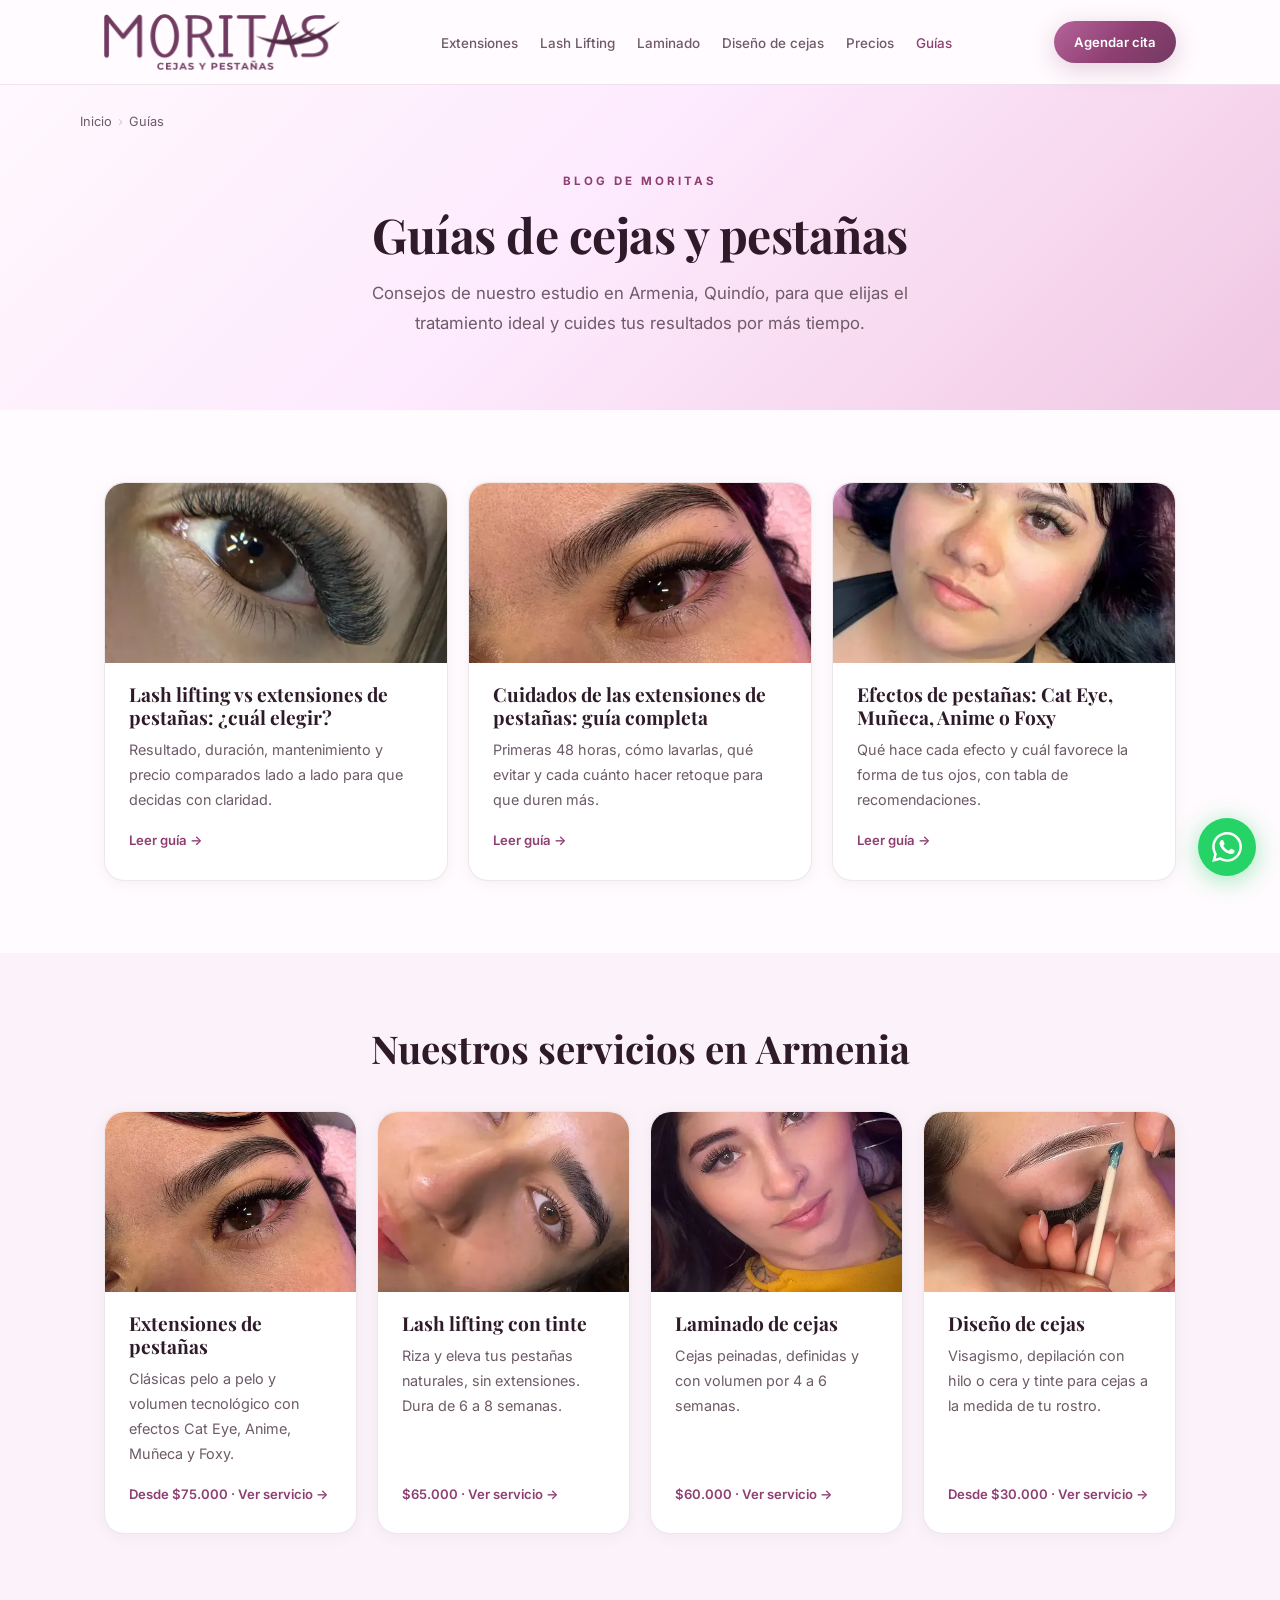
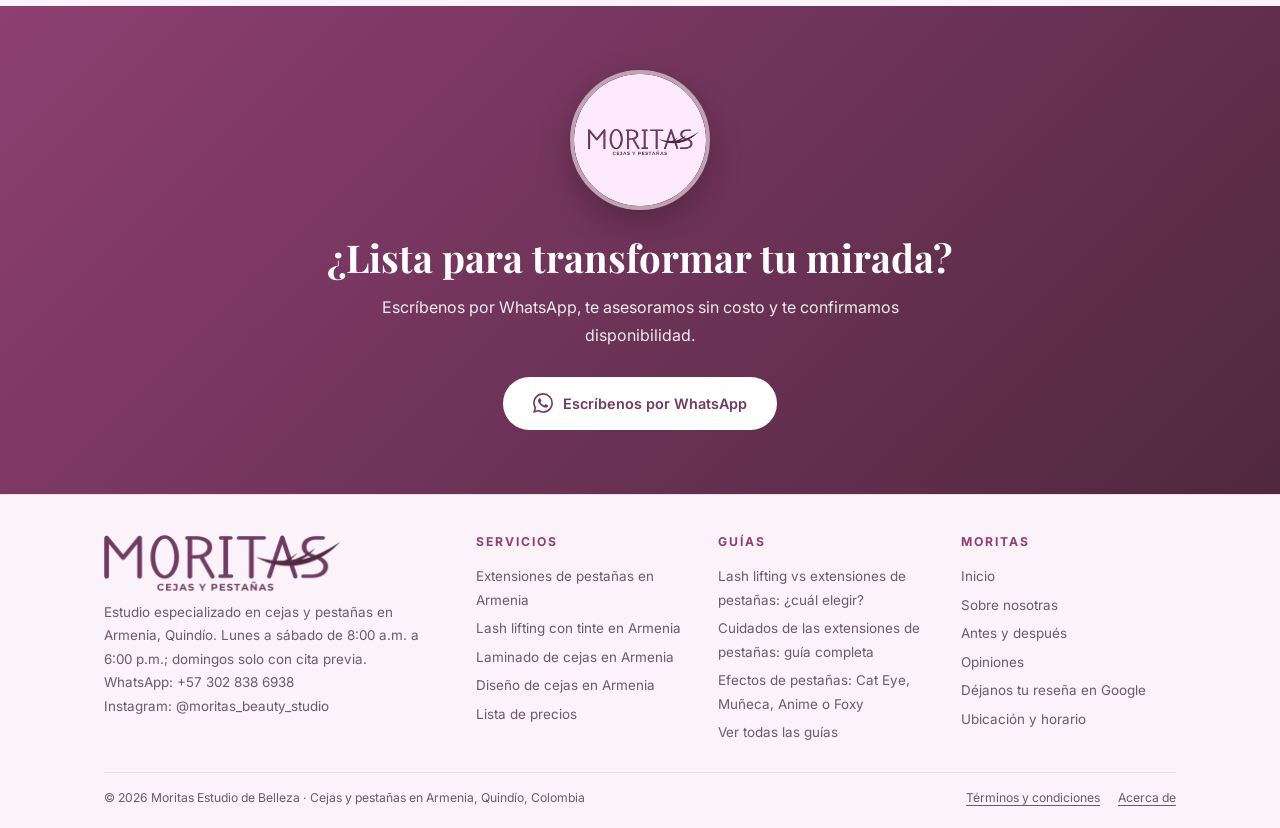
<file: blog/index.html>
<!DOCTYPE html>
<html lang="es-CO">
<head>
<meta charset="UTF-8">
<meta name="viewport" content="width=device-width, initial-scale=1.0">
<title>Guías de Cejas y Pestañas | Blog de Moritas Armenia</title>
<meta name="description" content="Consejos de expertas en cejas y pestañas en Armenia, Quindío: cuidados de extensiones, lash lifting vs extensiones, efectos de pestañas y más.">
<meta name="robots" content="index, follow, max-snippet:-1, max-image-preview:large">
<link rel="canonical" href="https://cejasypestanasarmenia.com/blog/">
<meta name="theme-color" content="#723A62">
<meta name="geo.region" content="CO-QUI">
<meta name="geo.placename" content="Armenia, Quindío">
<meta property="og:type" content="website">
<meta property="og:locale" content="es_CO">
<meta property="og:site_name" content="Moritas Estudio de Belleza">
<meta property="og:title" content="Guías de Cejas y Pestañas | Blog de Moritas Armenia">
<meta property="og:description" content="Consejos de expertas en cejas y pestañas en Armenia, Quindío: cuidados de extensiones, lash lifting vs extensiones, efectos de pestañas y más.">
<meta property="og:url" content="https://cejasypestanasarmenia.com/blog/">
<meta property="og:image" content="https://cejasypestanasarmenia.com/images/og-image.jpg">
<meta name="twitter:card" content="summary_large_image">
<link rel="icon" href="/favicon.ico" sizes="any">
<link rel="icon" href="/favicon-48.png" type="image/png" sizes="48x48">
<link rel="icon" href="/favicon-96.png" type="image/png" sizes="96x96">
<link rel="manifest" href="/site.webmanifest">
<link rel="apple-touch-icon" href="/images/apple-touch-icon.png">
<script>try{if(localStorage.getItem('theme')==='dark')document.documentElement.setAttribute('data-theme','dark')}catch(e){}</script>
<link rel="preconnect" href="https://fonts.googleapis.com">
<link rel="preconnect" href="https://fonts.gstatic.com" crossorigin>
<link rel="preload" as="style" href="https://fonts.googleapis.com/css2?family=Playfair+Display:ital,wght@0,600;0,700;1,600&family=Inter:wght@400;500;600;700&display=swap" onload="this.onload=null;this.rel='stylesheet'">
<noscript><link rel="stylesheet" href="https://fonts.googleapis.com/css2?family=Playfair+Display:ital,wght@0,600;0,700;1,600&family=Inter:wght@400;500;600;700&display=swap"></noscript>
<link rel="stylesheet" href="/css/pages.css">
<script type="application/ld+json">
{
  "@context": "https://schema.org",
  "@graph": [
    {
      "@type": "BreadcrumbList",
      "itemListElement": [
        {
          "@type": "ListItem",
          "position": 1,
          "name": "Inicio",
          "item": "https://cejasypestanasarmenia.com/"
        },
        {
          "@type": "ListItem",
          "position": 2,
          "name": "Guías",
          "item": "https://cejasypestanasarmenia.com/blog/"
        }
      ]
    }
  ]
}
</script>
<script async src="https://www.googletagmanager.com/gtag/js?id=G-8YPLM0EDCZ"></script><script>window.dataLayer=window.dataLayer||[];function gtag(){dataLayer.push(arguments);}gtag('js',new Date());gtag('config','G-8YPLM0EDCZ');</script></head>
<body>
<svg width="0" height="0" style="position:absolute" aria-hidden="true"><symbol id="wa" viewBox="0 0 24 24"><path d="M17.472 14.382c-.297-.149-1.758-.867-2.03-.967-.273-.099-.471-.148-.67.15-.197.297-.767.966-.94 1.164-.173.199-.347.223-.644.075-.297-.15-1.255-.463-2.39-1.475-.883-.788-1.48-1.761-1.653-2.059-.173-.297-.018-.458.13-.606.134-.133.298-.347.446-.52.149-.174.198-.298.298-.497.099-.198.05-.371-.025-.52-.075-.149-.669-1.612-.916-2.207-.242-.579-.487-.5-.669-.51-.173-.008-.371-.01-.57-.01-.198 0-.52.074-.792.372-.272.297-1.04 1.016-1.04 2.479 0 1.462 1.065 2.875 1.213 3.074.149.198 2.096 3.2 5.077 4.487.709.306 1.262.489 1.694.625.712.227 1.36.195 1.871.118.571-.085 1.758-.719 2.006-1.413.248-.694.248-1.289.173-1.413-.074-.124-.272-.198-.57-.347m-5.421 7.403h-.004a9.87 9.87 0 01-5.031-1.378l-.361-.214-3.741.982.998-3.648-.235-.374a9.86 9.86 0 01-1.51-5.26c.001-5.45 4.436-9.884 9.888-9.884 2.64 0 5.122 1.03 6.988 2.898a9.825 9.825 0 012.893 6.994c-.003 5.45-4.437 9.884-9.885 9.884m8.413-18.297A11.815 11.815 0 0012.05 0C5.495 0 .16 5.335.157 11.892c0 2.096.547 4.142 1.588 5.945L.057 24l6.305-1.654a11.882 11.882 0 005.683 1.448h.005c6.554 0 11.89-5.335 11.893-11.893a11.821 11.821 0 00-3.48-8.413z"/></symbol></svg>
<header class="site-header">
    <div class="container">
        <a href="/" class="logo" aria-label="Moritas Cejas y Pestañas - Inicio"><img class="logo-light" src="/images/brand/moritas-logo.webp" alt="Moritas Cejas y Pestañas" width="480" height="114"><img class="logo-dark" src="/images/brand/moritas-logo-light.webp" alt="" width="480" height="114" loading="lazy"></a>
        <nav aria-label="Servicios"><ul class="header-links"><li><a href="/extensiones-de-pestanas-armenia/">Extensiones</a></li><li><a href="/lash-lifting-armenia/">Lash Lifting</a></li><li><a href="/laminado-de-cejas-armenia/">Laminado</a></li><li><a href="/diseno-de-cejas-armenia/">Diseño de cejas</a></li><li><a href="/#precios">Precios</a></li><li><a href="/blog/" aria-current="page">Guías</a></li></ul></nav>
        <a class="btn btn-primary btn-sm" href="https://wa.me/573028386938?text=Hola%20Moritas%20%F0%9F%AB%90%20vi%20la%20p%C3%A1gina%20web%20y%20tengo%20una%20pregunta" target="_blank" rel="noopener">Agendar cita</a>
    </div>
</header>
<main>
<section class="page-hero" style="padding-bottom:48px">
    <nav class="breadcrumb container" aria-label="Ruta de navegación"><ol><li><a href="/">Inicio</a></li><li aria-current="page">Guías</li></ol></nav>
    <div class="container" style="margin-top:32px;text-align:center">
        <span class="eyebrow">Blog de Moritas</span>
        <h1 style="font-size:clamp(2rem,4.4vw,3rem);margin-bottom:16px">Guías de cejas y pestañas</h1>
        <p class="lede" style="margin-left:auto;margin-right:auto">Consejos de nuestro estudio en Armenia, Quindío, para que elijas el tratamiento ideal y cuides tus resultados por más tiempo.</p>
    </div>
</section>

<section class="section">
    <div class="container">
        <div class="cards">
            <a class="card" href="/blog/lash-lifting-vs-extensiones-de-pestanas/">
                <div class="card-img"><img src="/images/gallery-3.webp" srcset="/images/gallery-3-480.webp 480w, /images/gallery-3.webp 900w" sizes="(max-width: 640px) 92vw, 380px" alt="Lash lifting vs extensiones de pestañas" width="900" height="1125" loading="lazy"></div>
                <h3>Lash lifting vs extensiones de pestañas: ¿cuál elegir?</h3>
                <p>Resultado, duración, mantenimiento y precio comparados lado a lado para que decidas con claridad.</p>
                <span class="card-link">Leer guía &rarr;</span>
            </a>
            <a class="card" href="/blog/cuidados-extensiones-de-pestanas/">
                <div class="card-img"><img src="/images/ba-1-after.webp" srcset="/images/ba-1-after-480.webp 480w, /images/ba-1-after.webp 900w" sizes="(max-width: 640px) 92vw, 380px" alt="Cuidados de las extensiones de pestañas" width="900" height="1200" loading="lazy"></div>
                <h3>Cuidados de las extensiones de pestañas: guía completa</h3>
                <p>Primeras 48 horas, cómo lavarlas, qué evitar y cada cuánto hacer retoque para que duren más.</p>
                <span class="card-link">Leer guía &rarr;</span>
            </a>
            <a class="card" href="/blog/efectos-de-pestanas/">
                <div class="card-img"><img src="/images/gallery-5.webp" srcset="/images/gallery-5-480.webp 480w, /images/gallery-5.webp 738w" sizes="(max-width: 640px) 92vw, 380px" alt="Efectos de pestañas Cat Eye, Muñeca, Anime y Foxy" width="738" height="1304" loading="lazy"></div>
                <h3>Efectos de pestañas: Cat Eye, Muñeca, Anime o Foxy</h3>
                <p>Qué hace cada efecto y cuál favorece la forma de tus ojos, con tabla de recomendaciones.</p>
                <span class="card-link">Leer guía &rarr;</span>
            </a>
        </div>
    </div>
</section>

<section class="section alt">
    <div class="container">
        <div class="section-head">
            <h2>Nuestros servicios en Armenia</h2>
        </div>
        <div class="cards"><a class="card" href="/extensiones-de-pestanas-armenia/"><div class="card-img"><img src="/images/ba-1-after.webp" srcset="/images/ba-1-after-480.webp 480w, /images/ba-1-after.webp 900w" sizes="(max-width: 640px) 92vw, 380px" alt="Extensiones de pestañas en Armenia, Quindío" loading="lazy" width="400" height="180"></div><h3>Extensiones de pestañas</h3><p>Clásicas pelo a pelo y volumen tecnológico con efectos Cat Eye, Anime, Muñeca y Foxy.</p><span class="card-link">Desde $75.000 · Ver servicio &rarr;</span></a><a class="card" href="/lash-lifting-armenia/"><div class="card-img"><img src="/images/service-lash-lifting.webp" srcset="/images/service-lash-lifting-480.webp 480w, /images/service-lash-lifting.webp 738w" sizes="(max-width: 640px) 92vw, 380px" alt="Lash lifting con tinte en Armenia, Quindío" loading="lazy" width="400" height="180"></div><h3>Lash lifting con tinte</h3><p>Riza y eleva tus pestañas naturales, sin extensiones. Dura de 6 a 8 semanas.</p><span class="card-link">$65.000 · Ver servicio &rarr;</span></a><a class="card" href="/laminado-de-cejas-armenia/"><div class="card-img"><img src="/images/gallery-1.webp" srcset="/images/gallery-1-480.webp 480w, /images/gallery-1.webp 738w" sizes="(max-width: 640px) 92vw, 380px" alt="Laminado de cejas en Armenia, Quindío" loading="lazy" width="400" height="180"></div><h3>Laminado de cejas</h3><p>Cejas peinadas, definidas y con volumen por 4 a 6 semanas.</p><span class="card-link">$60.000 · Ver servicio &rarr;</span></a><a class="card" href="/diseno-de-cejas-armenia/"><div class="card-img"><img src="/images/service-diseno.webp" srcset="/images/service-diseno-480.webp 480w, /images/service-diseno.webp 738w" sizes="(max-width: 640px) 92vw, 380px" alt="Diseño de cejas en Armenia, Quindío" loading="lazy" width="400" height="180"></div><h3>Diseño de cejas</h3><p>Visagismo, depilación con hilo o cera y tinte para cejas a la medida de tu rostro.</p><span class="card-link">Desde $30.000 · Ver servicio &rarr;</span></a></div>
    </div>
</section>

<section class="cta-band">
    <div class="container">
        <img class="cta-seal" src="/images/brand/moritas-sello-240.webp" alt="Moritas Cejas y Pestañas" width="240" height="240" loading="lazy">
        <h2>¿Lista para transformar tu mirada?</h2>
        <p>Escríbenos por WhatsApp, te asesoramos sin costo y te confirmamos disponibilidad.</p>
        <a class="btn" href="https://wa.me/573028386938?text=Hola%20Moritas%20%F0%9F%AB%90%20vi%20la%20p%C3%A1gina%20web%20y%20tengo%20una%20pregunta" target="_blank" rel="noopener"><svg aria-hidden="true"><use href="#wa"/></svg><span>Escríbenos por WhatsApp</span></a>
    </div>
</section>

</main>
<footer class="site-footer">
    <div class="container">
        <div class="footer-cols">
            <div>
                <img class="logo-light" src="/images/brand/moritas-logo.webp" alt="Moritas Cejas y Pestañas" width="480" height="114" loading="lazy"><img class="logo-dark" src="/images/brand/moritas-logo-light.webp" alt="" width="480" height="114" loading="lazy">
                <p>Estudio especializado en cejas y pestañas en Armenia, Quindío. Lunes a sábado de 8:00 a.m. a 6:00 p.m.; domingos solo con cita previa.</p>
                <p>WhatsApp: <a href="https://wa.me/573028386938" target="_blank" rel="noopener">+57 302 838 6938</a><br>Instagram: <a href="https://www.instagram.com/moritas_beauty_studio" target="_blank" rel="noopener">@moritas_beauty_studio</a></p>
            </div>
            <div><h2>Servicios</h2><ul><li><a href="/extensiones-de-pestanas-armenia/">Extensiones de pestañas en Armenia</a></li><li><a href="/lash-lifting-armenia/">Lash lifting con tinte en Armenia</a></li><li><a href="/laminado-de-cejas-armenia/">Laminado de cejas en Armenia</a></li><li><a href="/diseno-de-cejas-armenia/">Diseño de cejas en Armenia</a></li><li><a href="/#precios">Lista de precios</a></li></ul></div>
            <div><h2>Guías</h2><ul><li><a href="/blog/lash-lifting-vs-extensiones-de-pestanas/">Lash lifting vs extensiones de pestañas: ¿cuál elegir?</a></li><li><a href="/blog/cuidados-extensiones-de-pestanas/">Cuidados de las extensiones de pestañas: guía completa</a></li><li><a href="/blog/efectos-de-pestanas/">Efectos de pestañas: Cat Eye, Muñeca, Anime o Foxy</a></li><li><a href="/blog/">Ver todas las guías</a></li></ul></div>
            <div><h2>Moritas</h2><ul><li><a href="/">Inicio</a></li><li><a href="/#sobre-mi">Sobre nosotras</a></li><li><a href="/#resultados">Antes y después</a></li><li><a href="/#testimonios">Opiniones</a></li><li><a href="https://search.google.com/local/writereview?placeid=ChIJT-CHQ1f1OI4RYqMkLMhXJBc" target="_blank" rel="noopener">Déjanos tu reseña en Google</a></li><li><a href="/#ubicacion">Ubicación y horario</a></li></ul></div>
        </div>
        <div class="footer-legal"><span>&copy; 2026 Moritas Estudio de Belleza &middot; Cejas y pestañas en Armenia, Quindío, Colombia</span><nav aria-label="Información legal"><a href="/terminos/">Términos y condiciones</a><a href="/terminos/#acerca-del-sitio">Acerca de</a></nav></div>
    </div>
</footer>
<a class="wa-float" href="https://wa.me/573028386938?text=Hola%20Moritas%20%F0%9F%AB%90%20vi%20la%20p%C3%A1gina%20web%20y%20tengo%20una%20pregunta" target="_blank" rel="noopener" aria-label="Escríbenos por WhatsApp"><svg aria-hidden="true"><use href="#wa"/></svg></a>
<div class="sticky-cta"><a href="https://wa.me/573028386938?text=Hola%20Moritas%20%F0%9F%AB%90%20vi%20la%20p%C3%A1gina%20web%20y%20tengo%20una%20pregunta" target="_blank" rel="noopener"><svg aria-hidden="true"><use href="#wa"/></svg><span>Agendar por WhatsApp</span></a></div>
</body>
</html>
</file>
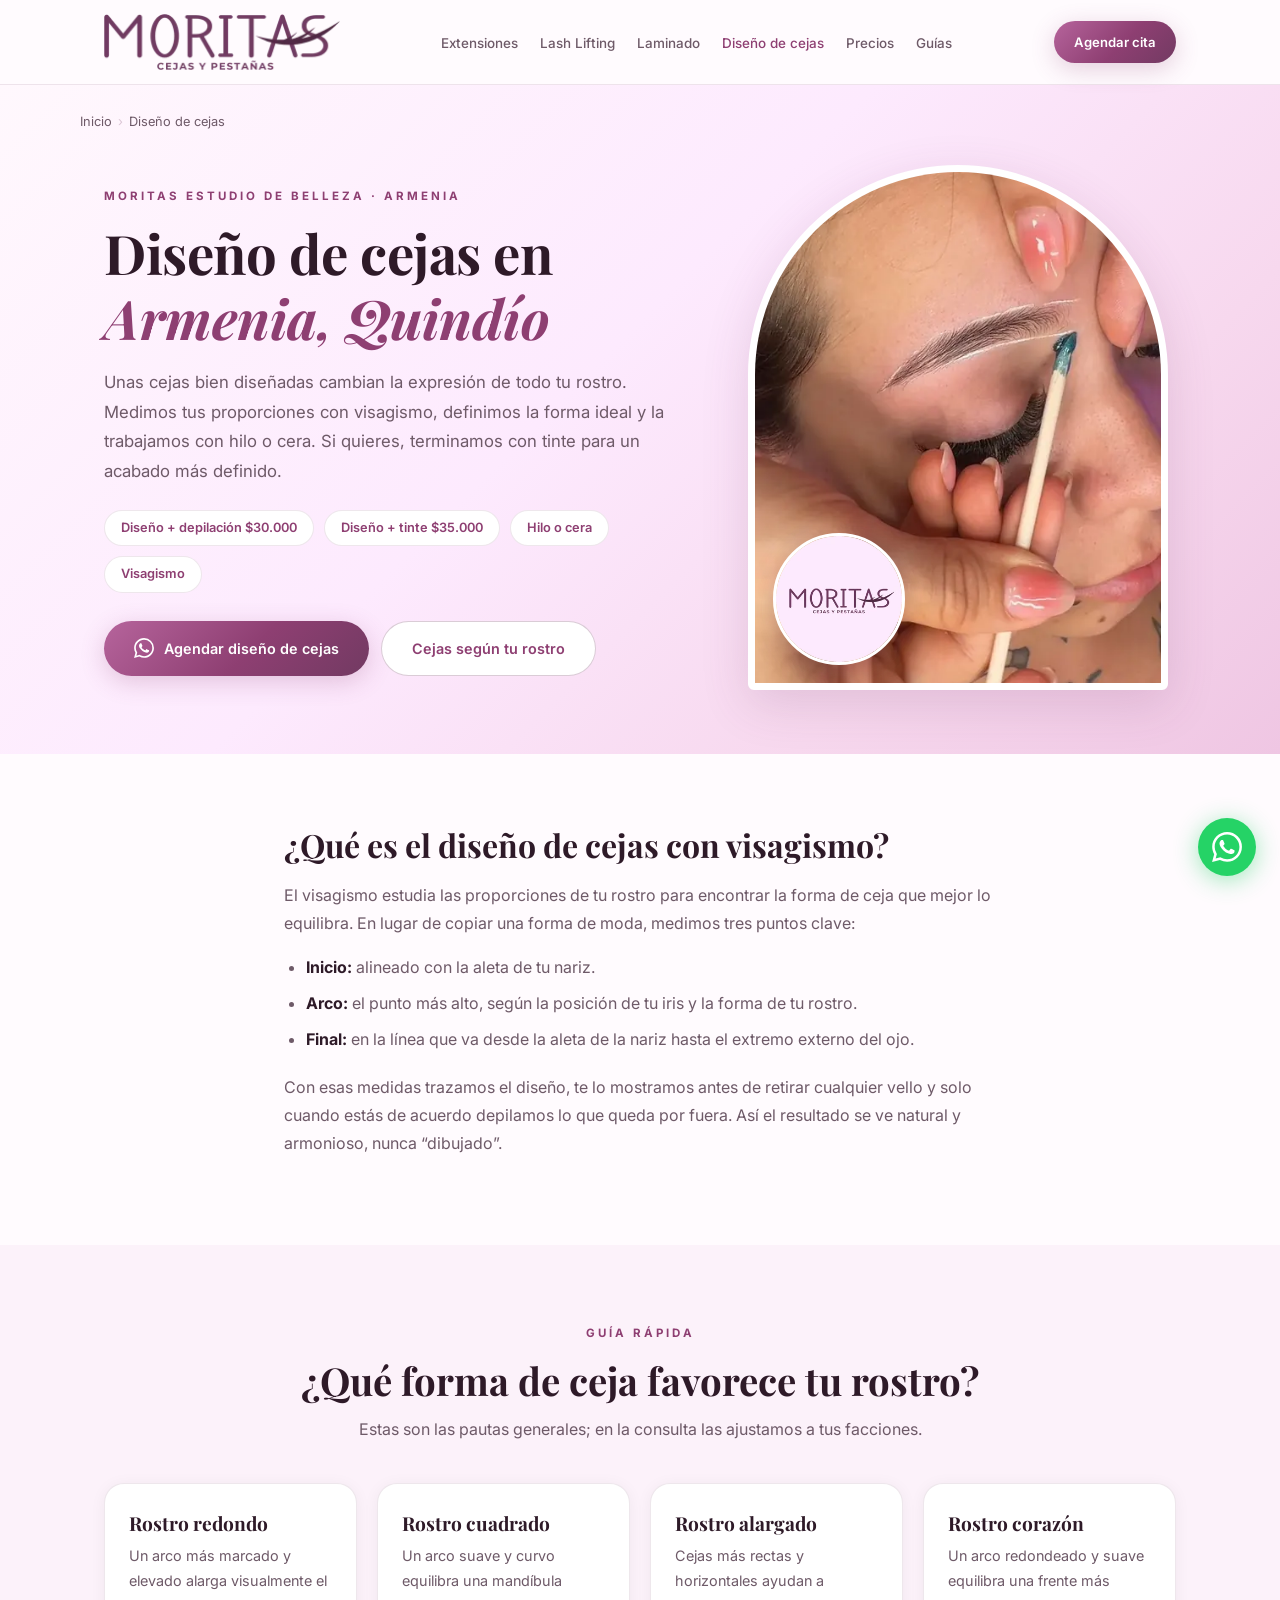
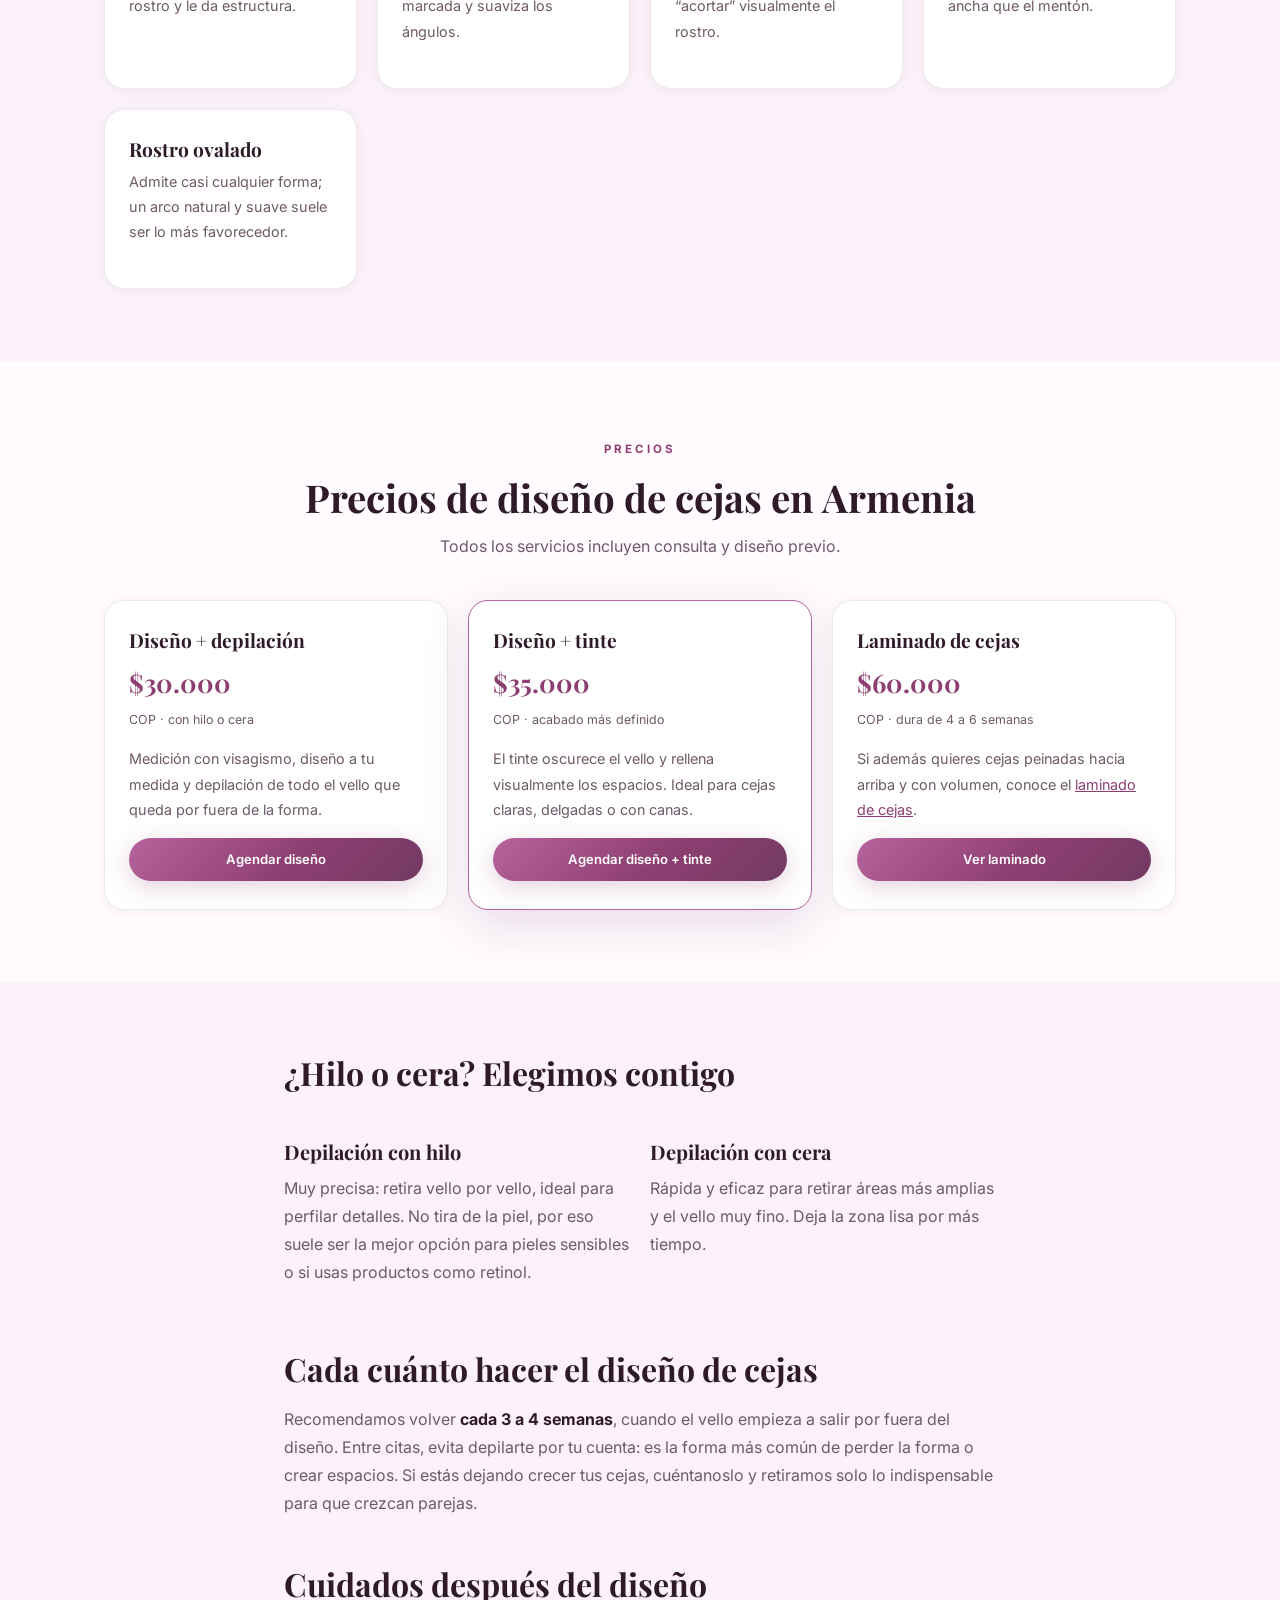
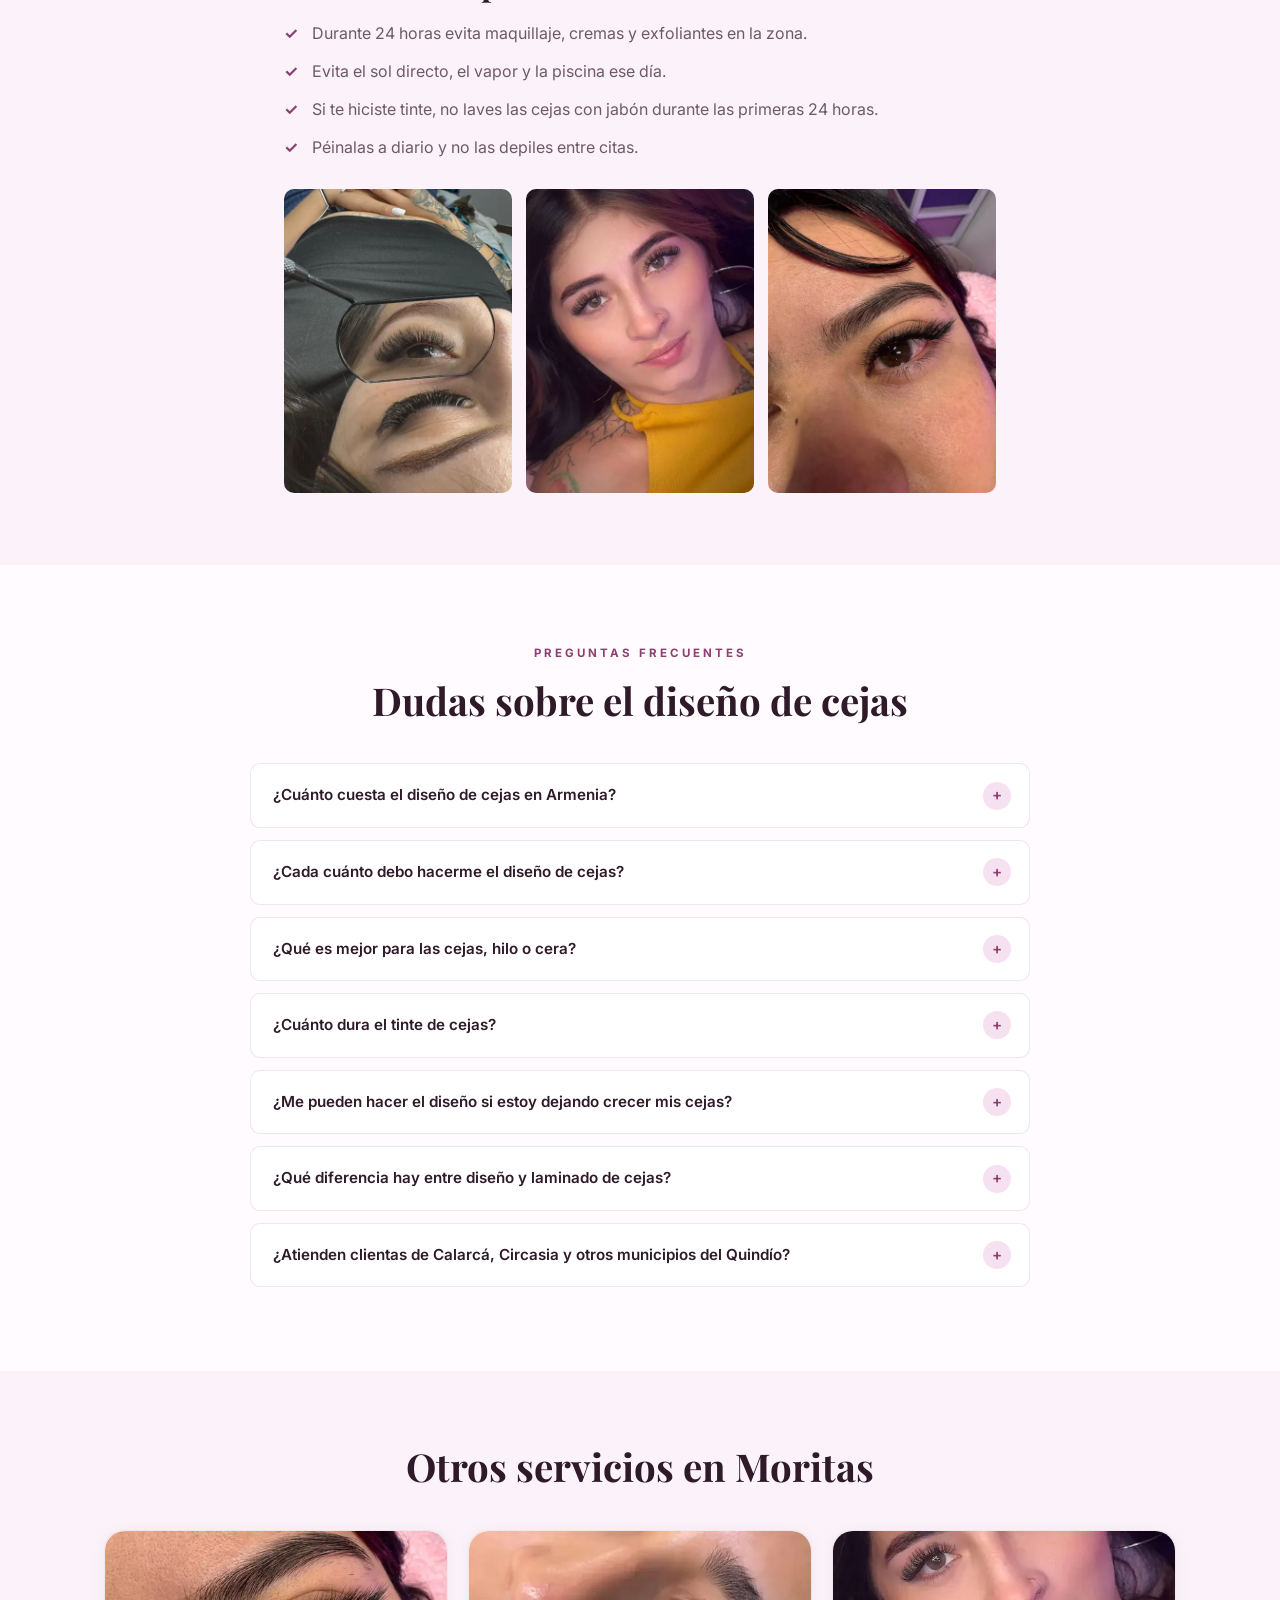
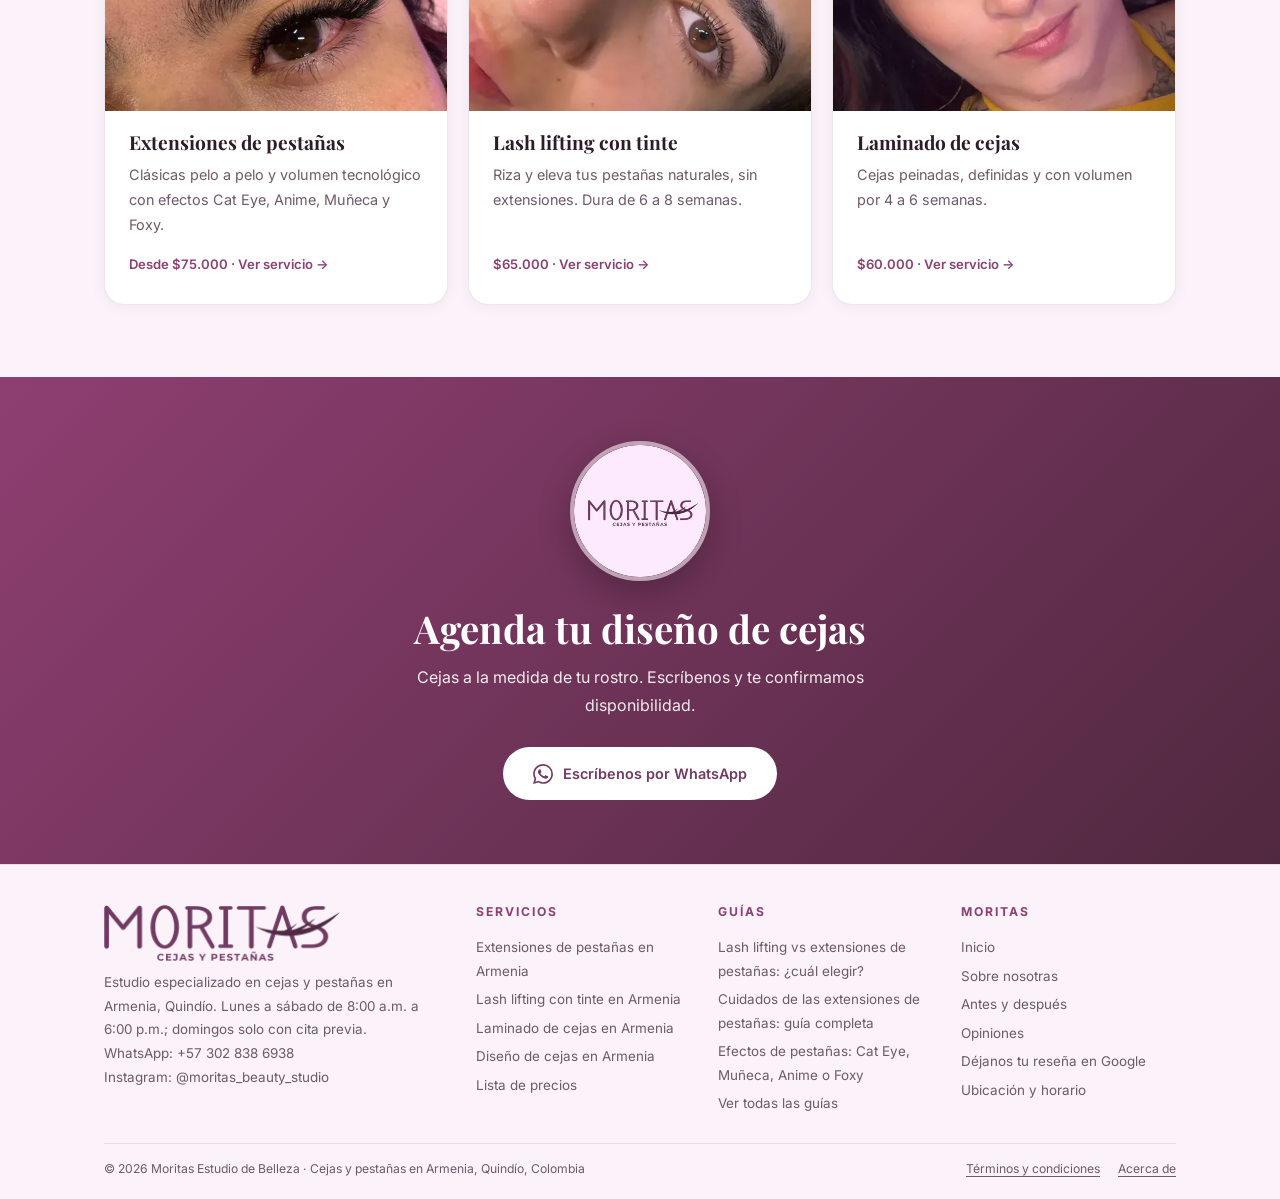
<file: diseno-de-cejas-armenia/index.html>
<!DOCTYPE html>
<html lang="es-CO">
<head>
<meta charset="UTF-8">
<meta name="viewport" content="width=device-width, initial-scale=1.0">
<title>Diseño de Cejas en Armenia, Quindío | Desde $30.000</title>
<meta name="description" content="Diseño de cejas con visagismo en Armenia: depilación con hilo o cera, perfilado y tinte. Desde $30.000. Cejas a la medida de tu rostro. Agenda por WhatsApp.">
<meta name="robots" content="index, follow, max-snippet:-1, max-image-preview:large">
<link rel="canonical" href="https://cejasypestanasarmenia.com/diseno-de-cejas-armenia/">
<meta name="theme-color" content="#723A62">
<meta name="geo.region" content="CO-QUI">
<meta name="geo.placename" content="Armenia, Quindío">
<meta property="og:type" content="website">
<meta property="og:locale" content="es_CO">
<meta property="og:site_name" content="Moritas Estudio de Belleza">
<meta property="og:title" content="Diseño de Cejas en Armenia, Quindío | Desde $30.000">
<meta property="og:description" content="Diseño de cejas con visagismo en Armenia: depilación con hilo o cera, perfilado y tinte. Desde $30.000. Cejas a la medida de tu rostro. Agenda por WhatsApp.">
<meta property="og:url" content="https://cejasypestanasarmenia.com/diseno-de-cejas-armenia/">
<meta property="og:image" content="https://cejasypestanasarmenia.com/images/service-diseno.jpeg">
<meta name="twitter:card" content="summary_large_image">
<link rel="icon" href="/favicon.ico" sizes="any">
<link rel="icon" href="/favicon-48.png" type="image/png" sizes="48x48">
<link rel="icon" href="/favicon-96.png" type="image/png" sizes="96x96">
<link rel="manifest" href="/site.webmanifest">
<link rel="apple-touch-icon" href="/images/apple-touch-icon.png">
<script>try{if(localStorage.getItem('theme')==='dark')document.documentElement.setAttribute('data-theme','dark')}catch(e){}</script>
<link rel="preconnect" href="https://fonts.googleapis.com">
<link rel="preconnect" href="https://fonts.gstatic.com" crossorigin>
<link rel="preload" as="style" href="https://fonts.googleapis.com/css2?family=Playfair+Display:ital,wght@0,600;0,700;1,600&family=Inter:wght@400;500;600;700&display=swap" onload="this.onload=null;this.rel='stylesheet'">
<noscript><link rel="stylesheet" href="https://fonts.googleapis.com/css2?family=Playfair+Display:ital,wght@0,600;0,700;1,600&family=Inter:wght@400;500;600;700&display=swap"></noscript>
<link rel="stylesheet" href="/css/pages.css">
<script type="application/ld+json">
{
  "@context": "https://schema.org",
  "@graph": [
    {
      "@type": "Service",
      "@id": "https://cejasypestanasarmenia.com/diseno-de-cejas-armenia/#service",
      "name": "Diseño de cejas en Armenia, Quindío",
      "serviceType": "Diseño de cejas",
      "description": "Diseño de cejas con visagismo en Armenia: depilación con hilo o cera, perfilado y tinte. Desde $30.000. Cejas a la medida de tu rostro. Agenda por WhatsApp.",
      "url": "https://cejasypestanasarmenia.com/diseno-de-cejas-armenia/",
      "image": "https://cejasypestanasarmenia.com/images/service-diseno.jpeg",
      "provider": {
        "@type": "BeautySalon",
        "@id": "https://cejasypestanasarmenia.com/#business",
        "name": "Moritas Estudio de Belleza",
        "url": "https://cejasypestanasarmenia.com/",
        "telephone": "+573028386938",
        "image": "https://cejasypestanasarmenia.com/images/og-image.jpg",
        "logo": "https://cejasypestanasarmenia.com/images/brand/icon-512.png",
        "priceRange": "$$",
        "address": {
          "@type": "PostalAddress",
          "addressLocality": "Armenia",
          "addressRegion": "Quindío",
          "addressCountry": "CO",
          "postalCode": "630004"
        }
      },
      "areaServed": [
        {
          "@type": "City",
          "name": "Armenia"
        },
        {
          "@type": "City",
          "name": "Calarcá"
        },
        {
          "@type": "City",
          "name": "Montenegro"
        },
        {
          "@type": "City",
          "name": "Circasia"
        },
        {
          "@type": "City",
          "name": "La Tebaida"
        },
        {
          "@type": "City",
          "name": "Salento"
        },
        {
          "@type": "City",
          "name": "Filandia"
        },
        {
          "@type": "City",
          "name": "Quimbaya"
        }
      ],
      "offers": [
        {
          "@type": "Offer",
          "name": "Diseño de cejas + depilación",
          "price": "30000",
          "priceCurrency": "COP",
          "availability": "https://schema.org/InStock"
        },
        {
          "@type": "Offer",
          "name": "Diseño de cejas + tinte",
          "price": "35000",
          "priceCurrency": "COP",
          "availability": "https://schema.org/InStock"
        }
      ]
    },
    {
      "@type": "BreadcrumbList",
      "itemListElement": [
        {
          "@type": "ListItem",
          "position": 1,
          "name": "Inicio",
          "item": "https://cejasypestanasarmenia.com/"
        },
        {
          "@type": "ListItem",
          "position": 2,
          "name": "Diseño de cejas",
          "item": "https://cejasypestanasarmenia.com/diseno-de-cejas-armenia/"
        }
      ]
    },
    {
      "@type": "FAQPage",
      "mainEntity": [
        {
          "@type": "Question",
          "name": "¿Cuánto cuesta el diseño de cejas en Armenia?",
          "acceptedAnswer": {
            "@type": "Answer",
            "text": "En Moritas Estudio de Belleza el diseño de cejas con depilación cuesta $30.000 COP y el diseño con tinte $35.000 COP. Ambos incluyen medición con visagismo."
          }
        },
        {
          "@type": "Question",
          "name": "¿Cada cuánto debo hacerme el diseño de cejas?",
          "acceptedAnswer": {
            "@type": "Answer",
            "text": "Recomendamos cada 3 a 4 semanas, cuando el vello empieza a salir por fuera del diseño. Entre citas es mejor no depilarse en casa para no perder la forma."
          }
        },
        {
          "@type": "Question",
          "name": "¿Qué es mejor para las cejas, hilo o cera?",
          "acceptedAnswer": {
            "@type": "Answer",
            "text": "El hilo es más preciso y no tira de la piel, ideal para pieles sensibles. La cera es más rápida y retira muy bien el vello fino. En la consulta elegimos contigo según tu piel y tu ceja."
          }
        },
        {
          "@type": "Question",
          "name": "¿Cuánto dura el tinte de cejas?",
          "acceptedAnswer": {
            "@type": "Answer",
            "text": "En el vello suele durar varias semanas; en la piel se desvanece antes, en pocos días. La duración depende de tu tipo de piel y de los productos de limpieza que uses."
          }
        },
        {
          "@type": "Question",
          "name": "¿Me pueden hacer el diseño si estoy dejando crecer mis cejas?",
          "acceptedAnswer": {
            "@type": "Answer",
            "text": "Sí. Definimos contigo la forma a la que quieres llegar y retiramos solo el vello que queda claramente por fuera, para que crezcan parejas y sin perder el diseño."
          }
        },
        {
          "@type": "Question",
          "name": "¿Qué diferencia hay entre diseño y laminado de cejas?",
          "acceptedAnswer": {
            "@type": "Answer",
            "text": "El diseño define la forma de la ceja retirando el vello sobrante. El laminado peina y fija el vello hacia arriba para darle volumen. Se pueden combinar para un resultado más completo."
          }
        },
        {
          "@type": "Question",
          "name": "¿Atienden clientas de Calarcá, Circasia y otros municipios del Quindío?",
          "acceptedAnswer": {
            "@type": "Answer",
            "text": "Sí. Nuestro estudio está en Armenia y recibimos clientas de Calarcá, Montenegro, Circasia, La Tebaida, Salento, Filandia, Quimbaya y todo el Eje Cafetero. Escríbenos por WhatsApp al +57 302 838 6938 y te enviamos la ubicación y la disponibilidad."
          }
        }
      ]
    }
  ]
}
</script>
<script async src="https://www.googletagmanager.com/gtag/js?id=G-8YPLM0EDCZ"></script><script>window.dataLayer=window.dataLayer||[];function gtag(){dataLayer.push(arguments);}gtag('js',new Date());gtag('config','G-8YPLM0EDCZ');</script></head>
<body>
<svg width="0" height="0" style="position:absolute" aria-hidden="true"><symbol id="wa" viewBox="0 0 24 24"><path d="M17.472 14.382c-.297-.149-1.758-.867-2.03-.967-.273-.099-.471-.148-.67.15-.197.297-.767.966-.94 1.164-.173.199-.347.223-.644.075-.297-.15-1.255-.463-2.39-1.475-.883-.788-1.48-1.761-1.653-2.059-.173-.297-.018-.458.13-.606.134-.133.298-.347.446-.52.149-.174.198-.298.298-.497.099-.198.05-.371-.025-.52-.075-.149-.669-1.612-.916-2.207-.242-.579-.487-.5-.669-.51-.173-.008-.371-.01-.57-.01-.198 0-.52.074-.792.372-.272.297-1.04 1.016-1.04 2.479 0 1.462 1.065 2.875 1.213 3.074.149.198 2.096 3.2 5.077 4.487.709.306 1.262.489 1.694.625.712.227 1.36.195 1.871.118.571-.085 1.758-.719 2.006-1.413.248-.694.248-1.289.173-1.413-.074-.124-.272-.198-.57-.347m-5.421 7.403h-.004a9.87 9.87 0 01-5.031-1.378l-.361-.214-3.741.982.998-3.648-.235-.374a9.86 9.86 0 01-1.51-5.26c.001-5.45 4.436-9.884 9.888-9.884 2.64 0 5.122 1.03 6.988 2.898a9.825 9.825 0 012.893 6.994c-.003 5.45-4.437 9.884-9.885 9.884m8.413-18.297A11.815 11.815 0 0012.05 0C5.495 0 .16 5.335.157 11.892c0 2.096.547 4.142 1.588 5.945L.057 24l6.305-1.654a11.882 11.882 0 005.683 1.448h.005c6.554 0 11.89-5.335 11.893-11.893a11.821 11.821 0 00-3.48-8.413z"/></symbol></svg>
<header class="site-header">
    <div class="container">
        <a href="/" class="logo" aria-label="Moritas Cejas y Pestañas - Inicio"><img class="logo-light" src="/images/brand/moritas-logo.webp" alt="Moritas Cejas y Pestañas" width="480" height="114"><img class="logo-dark" src="/images/brand/moritas-logo-light.webp" alt="" width="480" height="114" loading="lazy"></a>
        <nav aria-label="Servicios"><ul class="header-links"><li><a href="/extensiones-de-pestanas-armenia/">Extensiones</a></li><li><a href="/lash-lifting-armenia/">Lash Lifting</a></li><li><a href="/laminado-de-cejas-armenia/">Laminado</a></li><li><a href="/diseno-de-cejas-armenia/" aria-current="page">Diseño de cejas</a></li><li><a href="/#precios">Precios</a></li><li><a href="/blog/">Guías</a></li></ul></nav>
        <a class="btn btn-primary btn-sm" href="https://wa.me/573028386938?text=Hola%20Moritas%20%F0%9F%AB%90%20vi%20la%20p%C3%A1gina%20web%20y%20quiero%20agendar%20dise%C3%B1o%20de%20cejas" target="_blank" rel="noopener">Agendar cita</a>
    </div>
</header>
<main>
<section class="page-hero">
    <nav class="breadcrumb container" aria-label="Ruta de navegación"><ol><li><a href="/">Inicio</a></li><li aria-current="page">Diseño de cejas</li></ol></nav>
    <div class="container page-hero-grid">
        <div>
            <span class="eyebrow">Moritas Estudio de Belleza · Armenia</span>
            <h1>Diseño de cejas en <em>Armenia, Quindío</em></h1>
            <p class="lede">Unas cejas bien diseñadas cambian la expresión de todo tu rostro. Medimos tus proporciones con visagismo, definimos la forma ideal y la trabajamos con hilo o cera. Si quieres, terminamos con tinte para un acabado más definido.</p>
            <ul class="hero-facts">
                <li>Diseño + depilación $30.000</li>
                <li>Diseño + tinte $35.000</li>
                <li>Hilo o cera</li>
                <li>Visagismo</li>
            </ul>
            <div class="hero-actions">
                <a class="btn btn-primary" href="https://wa.me/573028386938?text=Hola%20Moritas%20%F0%9F%AB%90%20vi%20la%20p%C3%A1gina%20web%20y%20quiero%20agendar%20dise%C3%B1o%20de%20cejas" target="_blank" rel="noopener"><svg aria-hidden="true"><use href="#wa"/></svg><span>Agendar diseño de cejas</span></a>
                <a class="btn btn-secondary" href="#forma-de-rostro">Cejas según tu rostro</a>
            </div>
        </div>
        <div class="page-hero-img">
            <img src="/images/service-diseno.webp" srcset="/images/service-diseno-480.webp 480w, /images/service-diseno.webp 738w" sizes="(max-width: 900px) 340px, 420px" alt="Diseño de cejas profesional en Moritas, Armenia Quindío" width="738" height="1304" fetchpriority="high">
        </div>
    </div>
</section>

<section class="section">
    <div class="container prose">
        <h2>¿Qué es el diseño de cejas con visagismo?</h2>
        <p>El visagismo estudia las proporciones de tu rostro para encontrar la forma de ceja que mejor lo equilibra. En lugar de copiar una forma de moda, medimos tres puntos clave:</p>
        <ul>
            <li><strong>Inicio:</strong> alineado con la aleta de tu nariz.</li>
            <li><strong>Arco:</strong> el punto más alto, según la posición de tu iris y la forma de tu rostro.</li>
            <li><strong>Final:</strong> en la línea que va desde la aleta de la nariz hasta el extremo externo del ojo.</li>
        </ul>
        <p>Con esas medidas trazamos el diseño, te lo mostramos antes de retirar cualquier vello y solo cuando estás de acuerdo depilamos lo que queda por fuera. Así el resultado se ve natural y armonioso, nunca “dibujado”.</p>
    </div>
</section>

<section class="section alt" id="forma-de-rostro">
    <div class="container">
        <div class="section-head">
            <span class="eyebrow">Guía rápida</span>
            <h2>¿Qué forma de ceja favorece tu rostro?</h2>
            <p>Estas son las pautas generales; en la consulta las ajustamos a tus facciones.</p>
        </div>
        <div class="cards">
            <div class="card"><h3>Rostro redondo</h3><p>Un arco más marcado y elevado alarga visualmente el rostro y le da estructura.</p></div>
            <div class="card"><h3>Rostro cuadrado</h3><p>Un arco suave y curvo equilibra una mandíbula marcada y suaviza los ángulos.</p></div>
            <div class="card"><h3>Rostro alargado</h3><p>Cejas más rectas y horizontales ayudan a “acortar” visualmente el rostro.</p></div>
            <div class="card"><h3>Rostro corazón</h3><p>Un arco redondeado y suave equilibra una frente más ancha que el mentón.</p></div>
            <div class="card"><h3>Rostro ovalado</h3><p>Admite casi cualquier forma; un arco natural y suave suele ser lo más favorecedor.</p></div>
        </div>
    </div>
</section>

<section class="section">
    <div class="container">
        <div class="section-head">
            <span class="eyebrow">Precios</span>
            <h2>Precios de diseño de cejas en Armenia</h2>
            <p>Todos los servicios incluyen consulta y diseño previo.</p>
        </div>
        <div class="cards">
            <div class="card">
                <h3>Diseño + depilación</h3>
                <div class="price">$30.000</div>
                <div class="price-note">COP · con hilo o cera</div>
                <p>Medición con visagismo, diseño a tu medida y depilación de todo el vello que queda por fuera de la forma.</p>
                <a class="btn btn-primary btn-sm" href="https://wa.me/573028386938?text=Hola%20Moritas%20%F0%9F%AB%90%20vi%20la%20p%C3%A1gina%20web%20y%20quiero%20agendar%20dise%C3%B1o%20de%20cejas" target="_blank" rel="noopener">Agendar diseño</a>
            </div>
            <div class="card featured">
                <h3>Diseño + tinte</h3>
                <div class="price">$35.000</div>
                <div class="price-note">COP · acabado más definido</div>
                <p>El tinte oscurece el vello y rellena visualmente los espacios. Ideal para cejas claras, delgadas o con canas.</p>
                <a class="btn btn-primary btn-sm" href="https://wa.me/573028386938?text=Hola%20Moritas%20%F0%9F%AB%90%20vi%20la%20p%C3%A1gina%20web%20y%20quiero%20agendar%20dise%C3%B1o%20de%20cejas" target="_blank" rel="noopener">Agendar diseño + tinte</a>
            </div>
            <div class="card">
                <h3>Laminado de cejas</h3>
                <div class="price">$60.000</div>
                <div class="price-note">COP · dura de 4 a 6 semanas</div>
                <p>Si además quieres cejas peinadas hacia arriba y con volumen, conoce el <a href="/laminado-de-cejas-armenia/">laminado de cejas</a>.</p>
                <a class="btn btn-primary btn-sm" href="/laminado-de-cejas-armenia/">Ver laminado</a>
            </div>
        </div>
    </div>
</section>

<section class="section alt">
    <div class="container prose">
        <h2>¿Hilo o cera? Elegimos contigo</h2>
        <div class="two-col">
            <div>
                <h3>Depilación con hilo</h3>
                <p>Muy precisa: retira vello por vello, ideal para perfilar detalles. No tira de la piel, por eso suele ser la mejor opción para pieles sensibles o si usas productos como retinol.</p>
            </div>
            <div>
                <h3>Depilación con cera</h3>
                <p>Rápida y eficaz para retirar áreas más amplias y el vello muy fino. Deja la zona lisa por más tiempo.</p>
            </div>
        </div>

        <h2>Cada cuánto hacer el diseño de cejas</h2>
        <p>Recomendamos volver <strong>cada 3 a 4 semanas</strong>, cuando el vello empieza a salir por fuera del diseño. Entre citas, evita depilarte por tu cuenta: es la forma más común de perder la forma o crear espacios. Si estás dejando crecer tus cejas, cuéntanoslo y retiramos solo lo indispensable para que crezcan parejas.</p>

        <h2>Cuidados después del diseño</h2>
        <ul class="check-list">
            <li>Durante 24 horas evita maquillaje, cremas y exfoliantes en la zona.</li>
            <li>Evita el sol directo, el vapor y la piscina ese día.</li>
            <li>Si te hiciste tinte, no laves las cejas con jabón durante las primeras 24 horas.</li>
            <li>Péinalas a diario y no las depiles entre citas.</li>
        </ul>

        <div class="gallery" style="margin-top:28px">
            <img src="/images/gallery-4.webp" srcset="/images/gallery-4-480.webp 480w, /images/gallery-4.webp 900w" sizes="(max-width: 640px) 92vw, 380px" alt="Diseño de cejas con visagismo en Armenia, Quindío - Moritas" width="900" height="1200" loading="lazy">
            <img src="/images/gallery-1.webp" srcset="/images/gallery-1-480.webp 480w, /images/gallery-1.webp 738w" sizes="(max-width: 640px) 92vw, 380px" alt="Cejas y pestañas en Moritas Estudio de Belleza, Armenia" width="738" height="1304" loading="lazy">
            <img src="/images/ba-1-after.webp" srcset="/images/ba-1-after-480.webp 480w, /images/ba-1-after.webp 900w" sizes="(max-width: 640px) 92vw, 380px" alt="Cejas perfiladas en Moritas Estudio de Belleza, Armenia" width="900" height="1200" loading="lazy">
        </div>
    </div>
</section>

<section class="section">
    <div class="container">
        <div class="section-head">
            <span class="eyebrow">Preguntas frecuentes</span>
            <h2>Dudas sobre el diseño de cejas</h2>
        </div>
        <div class="faq-list"><details><summary>¿Cuánto cuesta el diseño de cejas en Armenia?</summary><p>En Moritas Estudio de Belleza el diseño de cejas con depilación cuesta $30.000 COP y el diseño con tinte $35.000 COP. Ambos incluyen medición con visagismo.</p></details><details><summary>¿Cada cuánto debo hacerme el diseño de cejas?</summary><p>Recomendamos cada 3 a 4 semanas, cuando el vello empieza a salir por fuera del diseño. Entre citas es mejor no depilarse en casa para no perder la forma.</p></details><details><summary>¿Qué es mejor para las cejas, hilo o cera?</summary><p>El hilo es más preciso y no tira de la piel, ideal para pieles sensibles. La cera es más rápida y retira muy bien el vello fino. En la consulta elegimos contigo según tu piel y tu ceja.</p></details><details><summary>¿Cuánto dura el tinte de cejas?</summary><p>En el vello suele durar varias semanas; en la piel se desvanece antes, en pocos días. La duración depende de tu tipo de piel y de los productos de limpieza que uses.</p></details><details><summary>¿Me pueden hacer el diseño si estoy dejando crecer mis cejas?</summary><p>Sí. Definimos contigo la forma a la que quieres llegar y retiramos solo el vello que queda claramente por fuera, para que crezcan parejas y sin perder el diseño.</p></details><details><summary>¿Qué diferencia hay entre diseño y laminado de cejas?</summary><p>El diseño define la forma de la ceja retirando el vello sobrante. El laminado peina y fija el vello hacia arriba para darle volumen. Se pueden combinar para un resultado más completo.</p></details><details><summary>¿Atienden clientas de Calarcá, Circasia y otros municipios del Quindío?</summary><p>Sí. Nuestro estudio está en Armenia y recibimos clientas de Calarcá, Montenegro, Circasia, La Tebaida, Salento, Filandia, Quimbaya y todo el Eje Cafetero. Escríbenos por WhatsApp al +57 302 838 6938 y te enviamos la ubicación y la disponibilidad.</p></details></div>
    </div>
</section>

<section class="section alt">
    <div class="container">
        <div class="section-head">
            <h2>Otros servicios en Moritas</h2>
        </div>
        <div class="cards"><a class="card" href="/extensiones-de-pestanas-armenia/"><div class="card-img"><img src="/images/ba-1-after.webp" srcset="/images/ba-1-after-480.webp 480w, /images/ba-1-after.webp 900w" sizes="(max-width: 640px) 92vw, 380px" alt="Extensiones de pestañas en Armenia, Quindío" loading="lazy" width="400" height="180"></div><h3>Extensiones de pestañas</h3><p>Clásicas pelo a pelo y volumen tecnológico con efectos Cat Eye, Anime, Muñeca y Foxy.</p><span class="card-link">Desde $75.000 · Ver servicio &rarr;</span></a><a class="card" href="/lash-lifting-armenia/"><div class="card-img"><img src="/images/service-lash-lifting.webp" srcset="/images/service-lash-lifting-480.webp 480w, /images/service-lash-lifting.webp 738w" sizes="(max-width: 640px) 92vw, 380px" alt="Lash lifting con tinte en Armenia, Quindío" loading="lazy" width="400" height="180"></div><h3>Lash lifting con tinte</h3><p>Riza y eleva tus pestañas naturales, sin extensiones. Dura de 6 a 8 semanas.</p><span class="card-link">$65.000 · Ver servicio &rarr;</span></a><a class="card" href="/laminado-de-cejas-armenia/"><div class="card-img"><img src="/images/gallery-1.webp" srcset="/images/gallery-1-480.webp 480w, /images/gallery-1.webp 738w" sizes="(max-width: 640px) 92vw, 380px" alt="Laminado de cejas en Armenia, Quindío" loading="lazy" width="400" height="180"></div><h3>Laminado de cejas</h3><p>Cejas peinadas, definidas y con volumen por 4 a 6 semanas.</p><span class="card-link">$60.000 · Ver servicio &rarr;</span></a></div>
    </div>
</section>

<section class="cta-band">
    <div class="container">
        <img class="cta-seal" src="/images/brand/moritas-sello-240.webp" alt="Moritas Cejas y Pestañas" width="240" height="240" loading="lazy">
        <h2>Agenda tu diseño de cejas</h2>
        <p>Cejas a la medida de tu rostro. Escríbenos y te confirmamos disponibilidad.</p>
        <a class="btn" href="https://wa.me/573028386938?text=Hola%20Moritas%20%F0%9F%AB%90%20vi%20la%20p%C3%A1gina%20web%20y%20quiero%20agendar%20dise%C3%B1o%20de%20cejas" target="_blank" rel="noopener"><svg aria-hidden="true"><use href="#wa"/></svg><span>Escríbenos por WhatsApp</span></a>
    </div>
</section>

</main>
<footer class="site-footer">
    <div class="container">
        <div class="footer-cols">
            <div>
                <img class="logo-light" src="/images/brand/moritas-logo.webp" alt="Moritas Cejas y Pestañas" width="480" height="114" loading="lazy"><img class="logo-dark" src="/images/brand/moritas-logo-light.webp" alt="" width="480" height="114" loading="lazy">
                <p>Estudio especializado en cejas y pestañas en Armenia, Quindío. Lunes a sábado de 8:00 a.m. a 6:00 p.m.; domingos solo con cita previa.</p>
                <p>WhatsApp: <a href="https://wa.me/573028386938" target="_blank" rel="noopener">+57 302 838 6938</a><br>Instagram: <a href="https://www.instagram.com/moritas_beauty_studio" target="_blank" rel="noopener">@moritas_beauty_studio</a></p>
            </div>
            <div><h2>Servicios</h2><ul><li><a href="/extensiones-de-pestanas-armenia/">Extensiones de pestañas en Armenia</a></li><li><a href="/lash-lifting-armenia/">Lash lifting con tinte en Armenia</a></li><li><a href="/laminado-de-cejas-armenia/">Laminado de cejas en Armenia</a></li><li><a href="/diseno-de-cejas-armenia/">Diseño de cejas en Armenia</a></li><li><a href="/#precios">Lista de precios</a></li></ul></div>
            <div><h2>Guías</h2><ul><li><a href="/blog/lash-lifting-vs-extensiones-de-pestanas/">Lash lifting vs extensiones de pestañas: ¿cuál elegir?</a></li><li><a href="/blog/cuidados-extensiones-de-pestanas/">Cuidados de las extensiones de pestañas: guía completa</a></li><li><a href="/blog/efectos-de-pestanas/">Efectos de pestañas: Cat Eye, Muñeca, Anime o Foxy</a></li><li><a href="/blog/">Ver todas las guías</a></li></ul></div>
            <div><h2>Moritas</h2><ul><li><a href="/">Inicio</a></li><li><a href="/#sobre-mi">Sobre nosotras</a></li><li><a href="/#resultados">Antes y después</a></li><li><a href="/#testimonios">Opiniones</a></li><li><a href="https://search.google.com/local/writereview?placeid=ChIJT-CHQ1f1OI4RYqMkLMhXJBc" target="_blank" rel="noopener">Déjanos tu reseña en Google</a></li><li><a href="/#ubicacion">Ubicación y horario</a></li></ul></div>
        </div>
        <div class="footer-legal"><span>&copy; 2026 Moritas Estudio de Belleza &middot; Cejas y pestañas en Armenia, Quindío, Colombia</span><nav aria-label="Información legal"><a href="/terminos/">Términos y condiciones</a><a href="/terminos/#acerca-del-sitio">Acerca de</a></nav></div>
    </div>
</footer>
<a class="wa-float" href="https://wa.me/573028386938?text=Hola%20Moritas%20%F0%9F%AB%90%20vi%20la%20p%C3%A1gina%20web%20y%20quiero%20agendar%20dise%C3%B1o%20de%20cejas" target="_blank" rel="noopener" aria-label="Escríbenos por WhatsApp"><svg aria-hidden="true"><use href="#wa"/></svg></a>
<div class="sticky-cta"><a href="https://wa.me/573028386938?text=Hola%20Moritas%20%F0%9F%AB%90%20vi%20la%20p%C3%A1gina%20web%20y%20quiero%20agendar%20dise%C3%B1o%20de%20cejas" target="_blank" rel="noopener"><svg aria-hidden="true"><use href="#wa"/></svg><span>Agendar por WhatsApp</span></a></div>
</body>
</html>
</file>
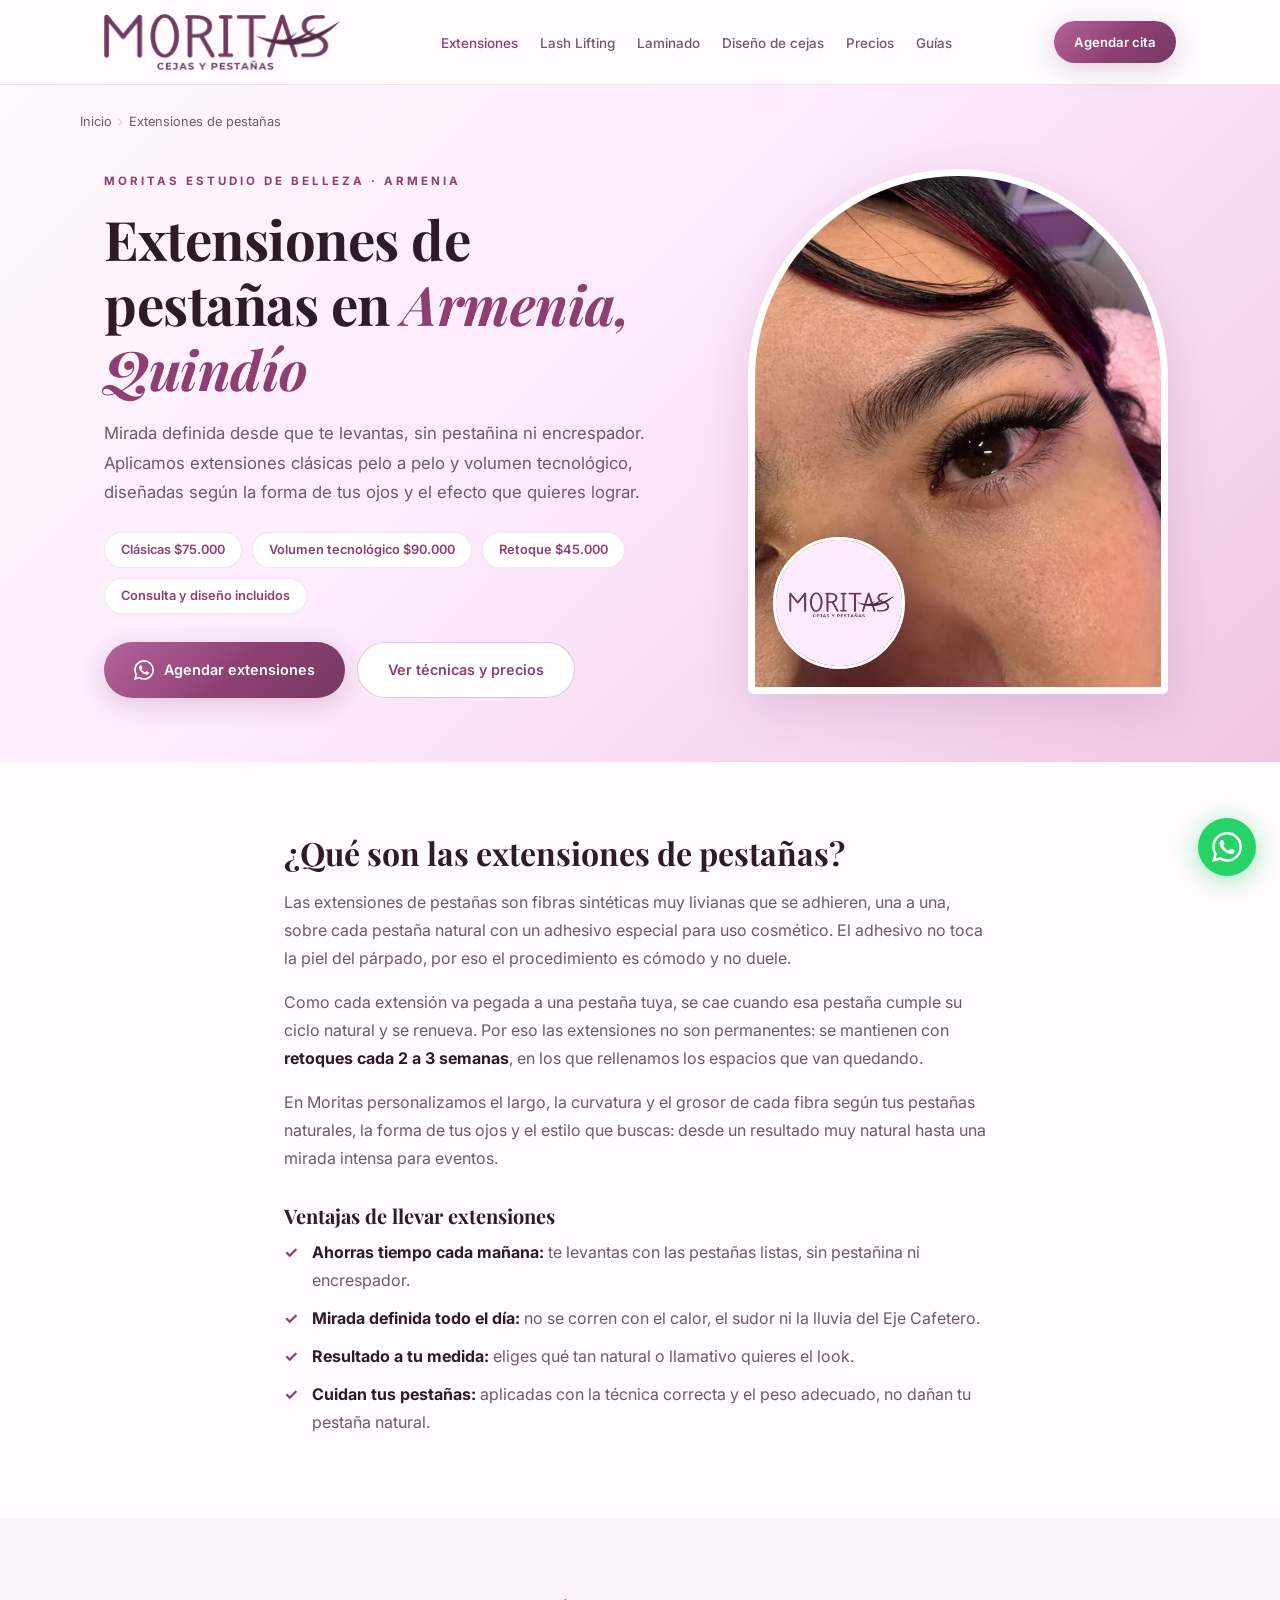
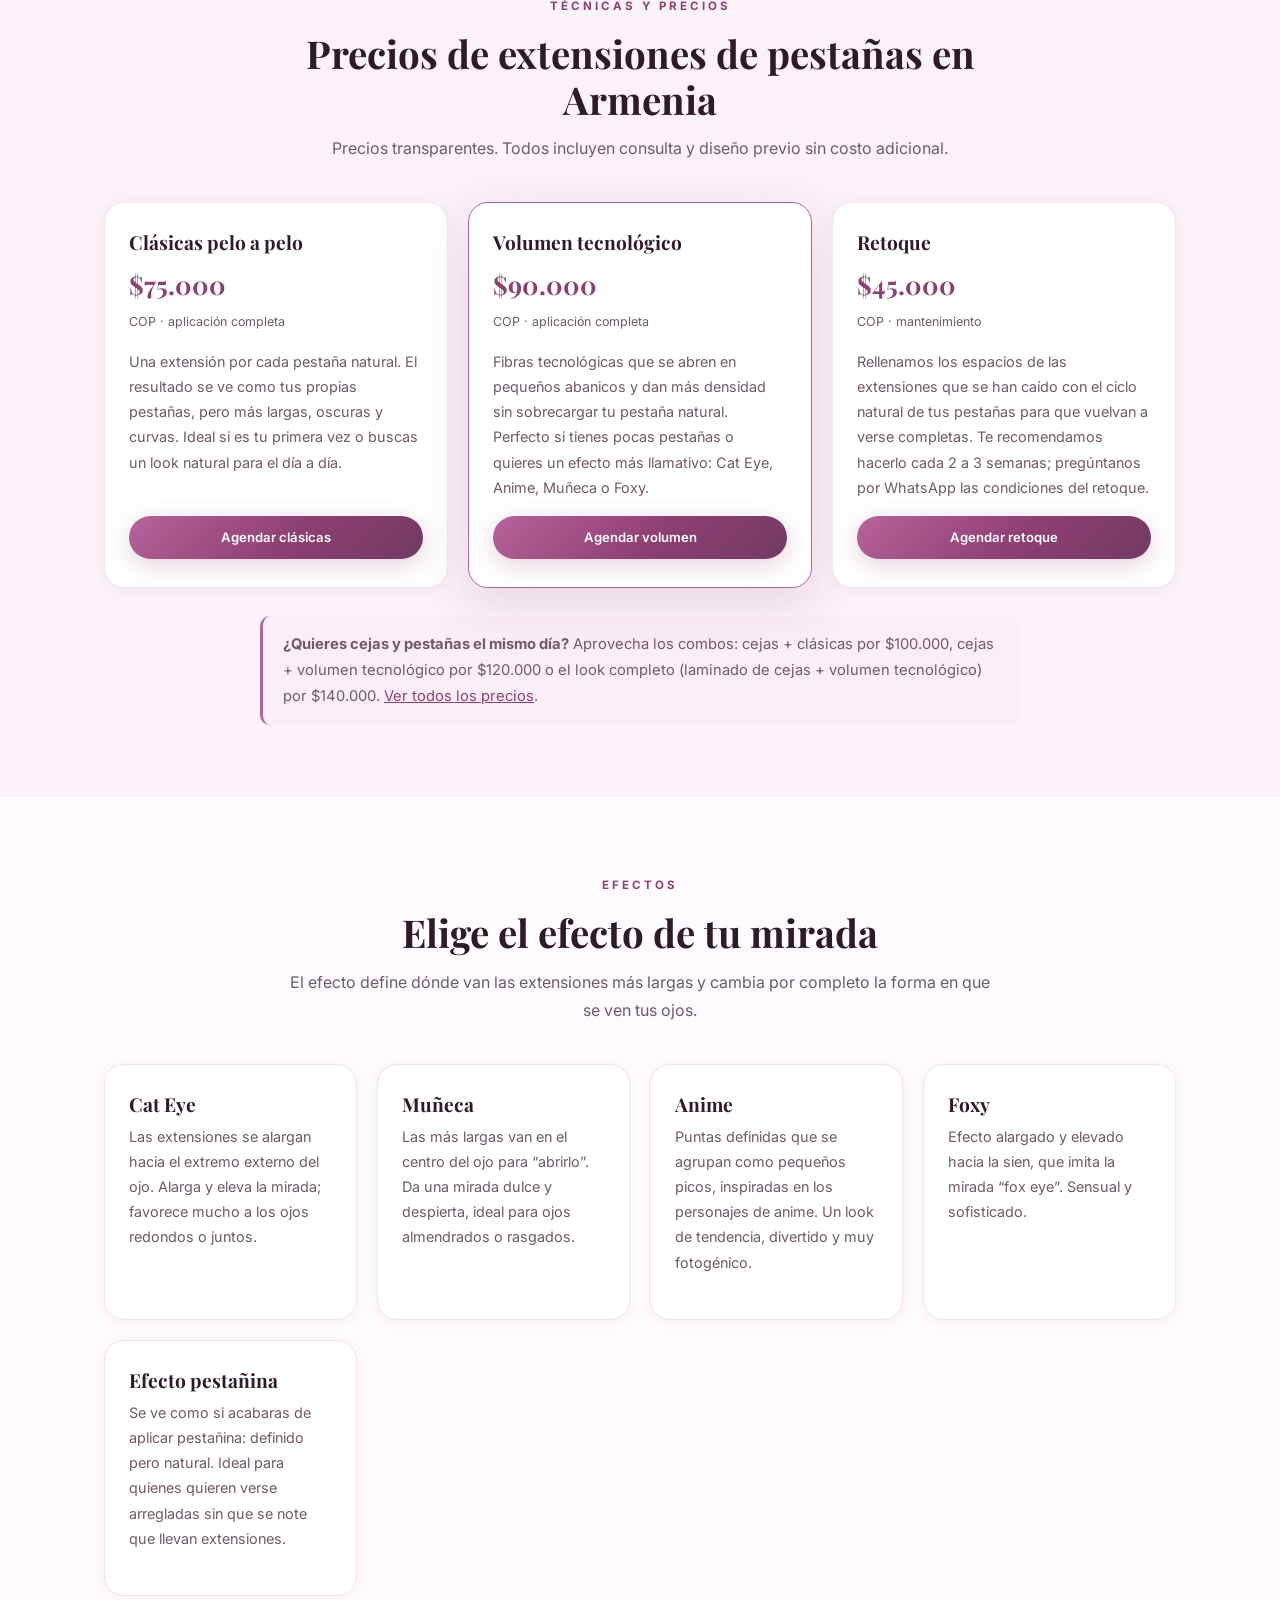
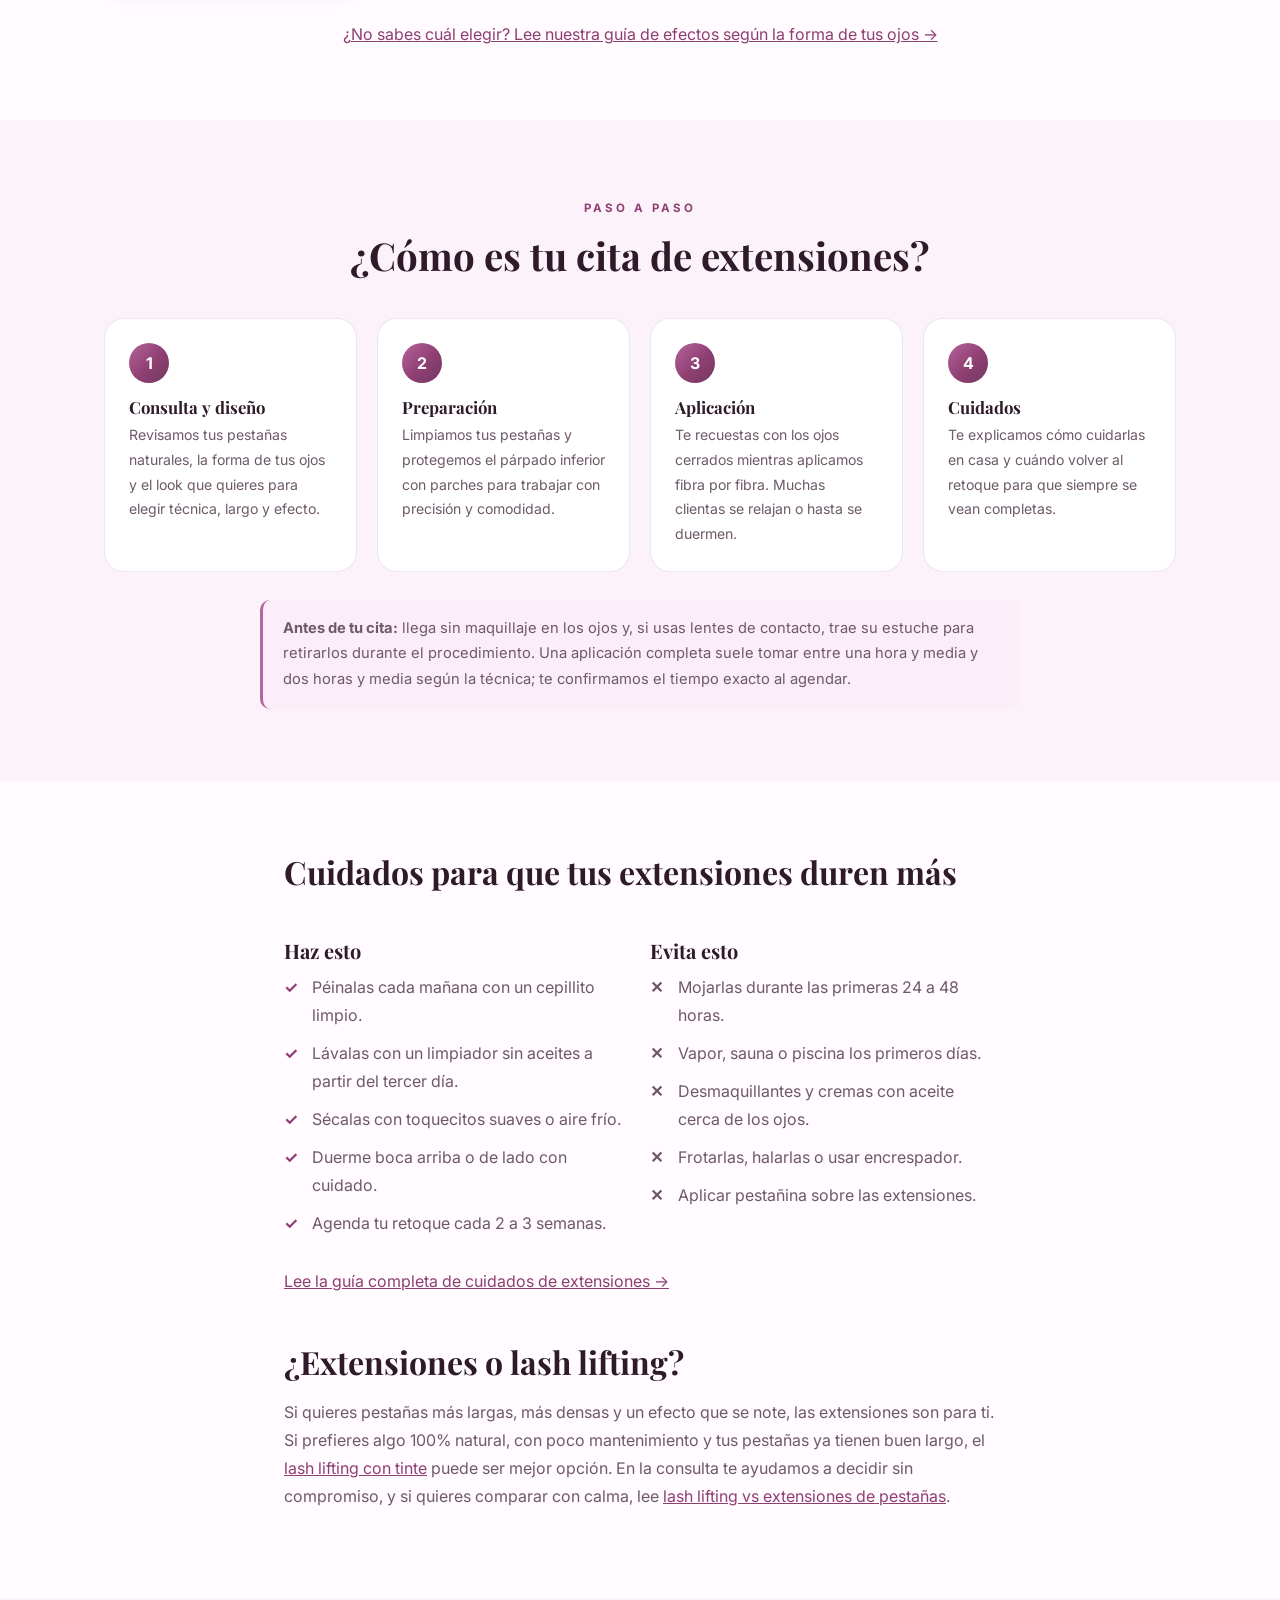
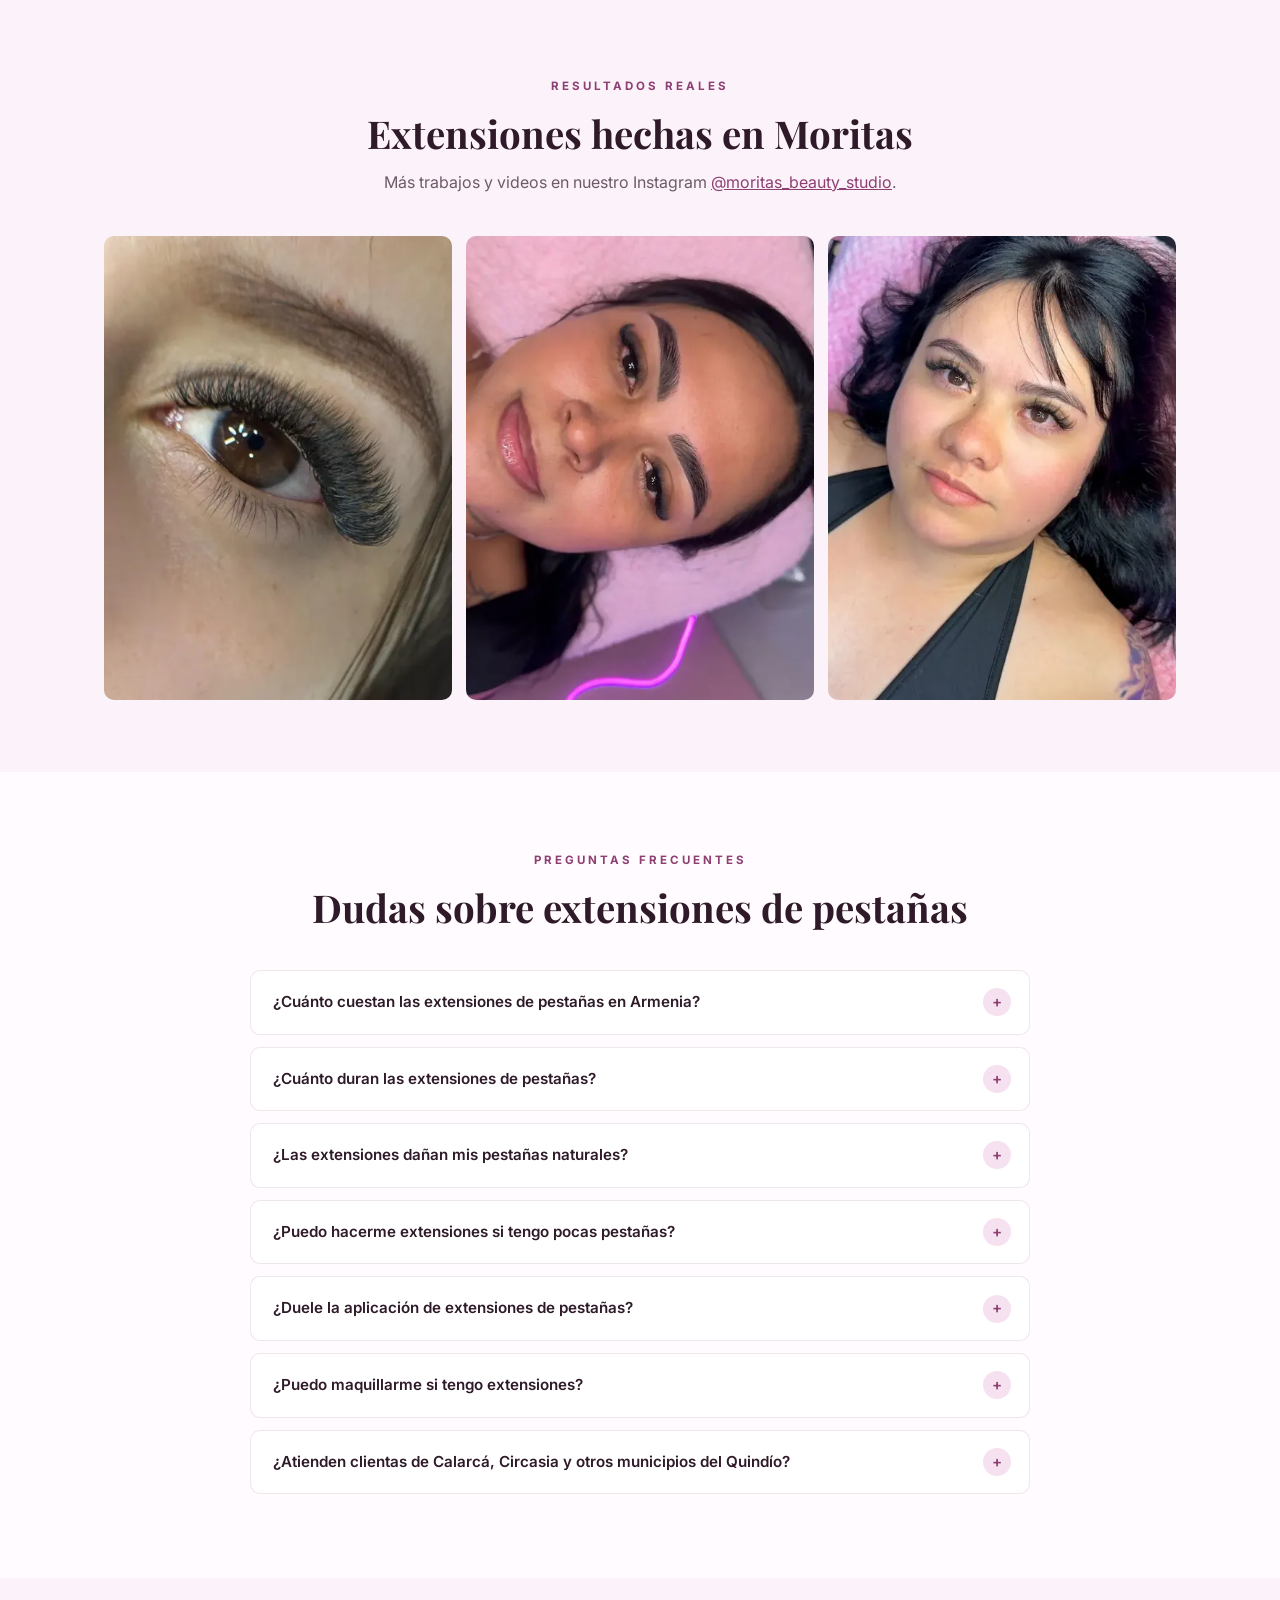
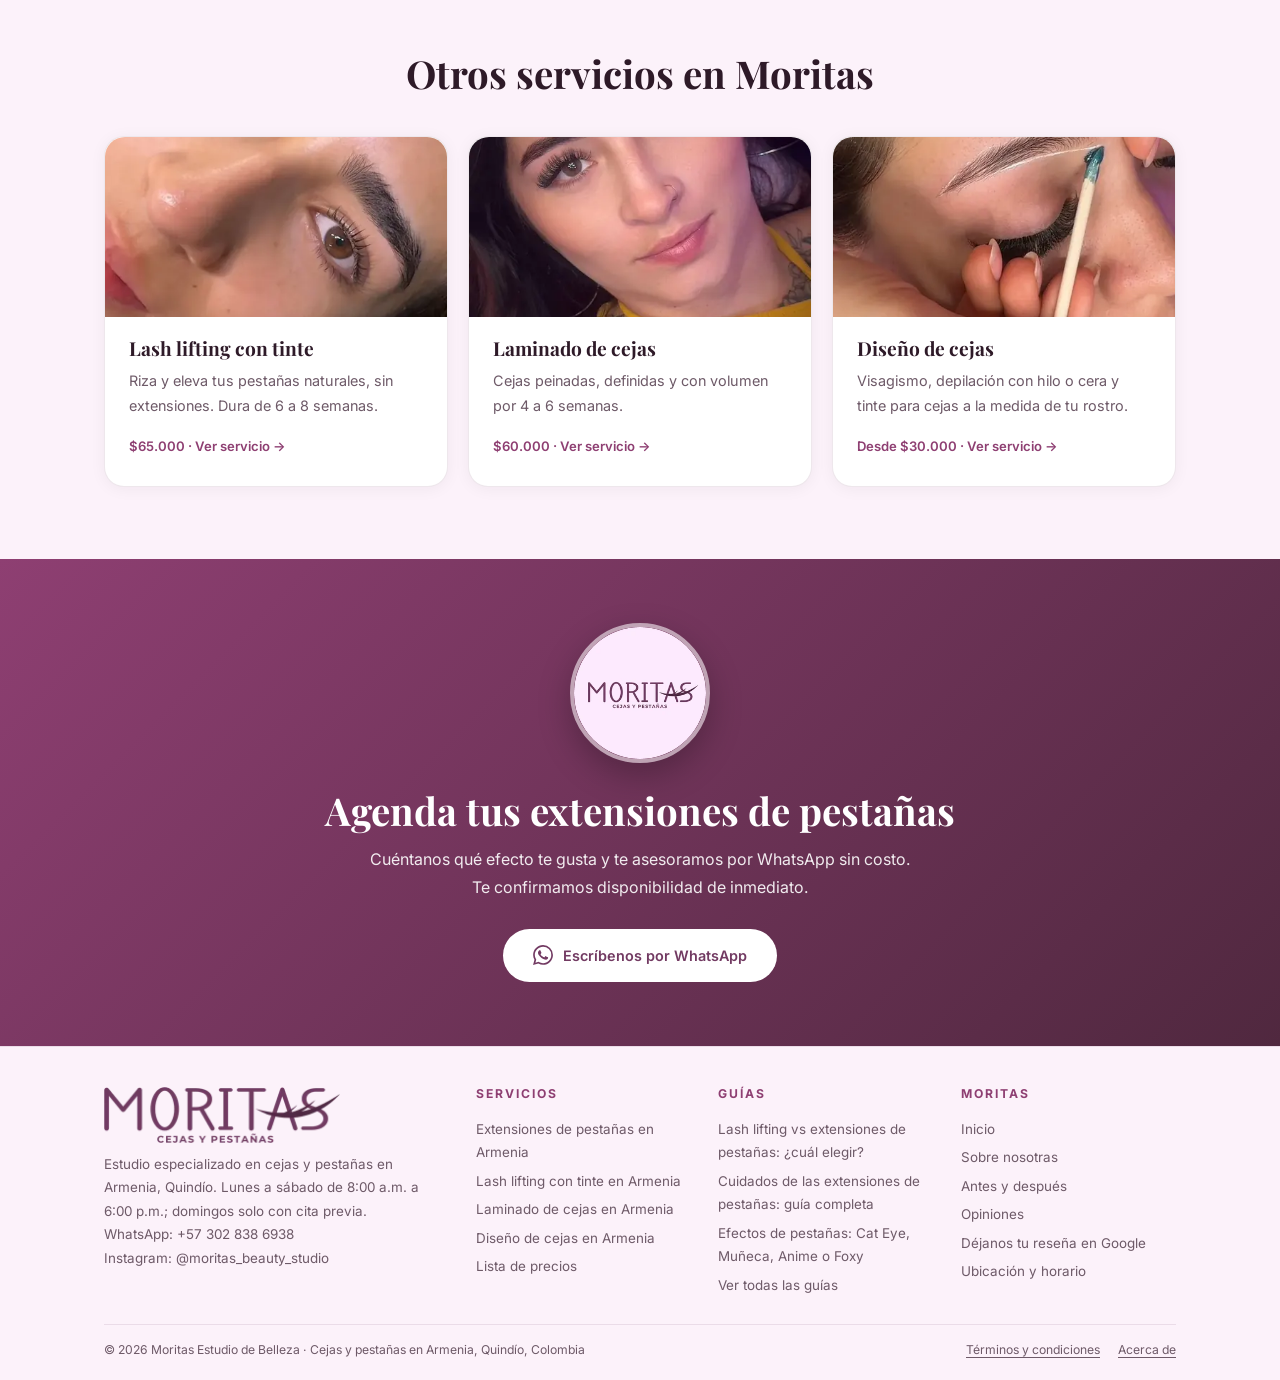
<file: extensiones-de-pestanas-armenia/index.html>
<!DOCTYPE html>
<html lang="es-CO">
<head>
<meta charset="UTF-8">
<meta name="viewport" content="width=device-width, initial-scale=1.0">
<title>Extensiones de Pestañas en Armenia, Quindío | Desde $75.000</title>
<meta name="description" content="Extensiones de pestañas pelo a pelo y volumen tecnológico en Armenia. Efectos Cat Eye, Anime, Muñeca y Foxy. Retoques desde $45.000. Agenda por WhatsApp.">
<meta name="robots" content="index, follow, max-snippet:-1, max-image-preview:large">
<link rel="canonical" href="https://cejasypestanasarmenia.com/extensiones-de-pestanas-armenia/">
<meta name="theme-color" content="#723A62">
<meta name="geo.region" content="CO-QUI">
<meta name="geo.placename" content="Armenia, Quindío">
<meta property="og:type" content="website">
<meta property="og:locale" content="es_CO">
<meta property="og:site_name" content="Moritas Estudio de Belleza">
<meta property="og:title" content="Extensiones de Pestañas en Armenia, Quindío | Desde $75.000">
<meta property="og:description" content="Extensiones de pestañas pelo a pelo y volumen tecnológico en Armenia. Efectos Cat Eye, Anime, Muñeca y Foxy. Retoques desde $45.000. Agenda por WhatsApp.">
<meta property="og:url" content="https://cejasypestanasarmenia.com/extensiones-de-pestanas-armenia/">
<meta property="og:image" content="https://cejasypestanasarmenia.com/images/ba-1-after.jpeg">
<meta name="twitter:card" content="summary_large_image">
<link rel="icon" href="/favicon.ico" sizes="any">
<link rel="icon" href="/favicon-48.png" type="image/png" sizes="48x48">
<link rel="icon" href="/favicon-96.png" type="image/png" sizes="96x96">
<link rel="manifest" href="/site.webmanifest">
<link rel="apple-touch-icon" href="/images/apple-touch-icon.png">
<script>try{if(localStorage.getItem('theme')==='dark')document.documentElement.setAttribute('data-theme','dark')}catch(e){}</script>
<link rel="preconnect" href="https://fonts.googleapis.com">
<link rel="preconnect" href="https://fonts.gstatic.com" crossorigin>
<link rel="preload" as="style" href="https://fonts.googleapis.com/css2?family=Playfair+Display:ital,wght@0,600;0,700;1,600&family=Inter:wght@400;500;600;700&display=swap" onload="this.onload=null;this.rel='stylesheet'">
<noscript><link rel="stylesheet" href="https://fonts.googleapis.com/css2?family=Playfair+Display:ital,wght@0,600;0,700;1,600&family=Inter:wght@400;500;600;700&display=swap"></noscript>
<link rel="stylesheet" href="/css/pages.css">
<script type="application/ld+json">
{
  "@context": "https://schema.org",
  "@graph": [
    {
      "@type": "Service",
      "@id": "https://cejasypestanasarmenia.com/extensiones-de-pestanas-armenia/#service",
      "name": "Extensiones de pestañas en Armenia, Quindío",
      "serviceType": "Extensiones de pestañas",
      "description": "Extensiones de pestañas pelo a pelo y volumen tecnológico en Armenia. Efectos Cat Eye, Anime, Muñeca y Foxy. Retoques desde $45.000. Agenda por WhatsApp.",
      "url": "https://cejasypestanasarmenia.com/extensiones-de-pestanas-armenia/",
      "image": "https://cejasypestanasarmenia.com/images/ba-1-after.jpeg",
      "provider": {
        "@type": "BeautySalon",
        "@id": "https://cejasypestanasarmenia.com/#business",
        "name": "Moritas Estudio de Belleza",
        "url": "https://cejasypestanasarmenia.com/",
        "telephone": "+573028386938",
        "image": "https://cejasypestanasarmenia.com/images/og-image.jpg",
        "logo": "https://cejasypestanasarmenia.com/images/brand/icon-512.png",
        "priceRange": "$$",
        "address": {
          "@type": "PostalAddress",
          "addressLocality": "Armenia",
          "addressRegion": "Quindío",
          "addressCountry": "CO",
          "postalCode": "630004"
        }
      },
      "areaServed": [
        {
          "@type": "City",
          "name": "Armenia"
        },
        {
          "@type": "City",
          "name": "Calarcá"
        },
        {
          "@type": "City",
          "name": "Montenegro"
        },
        {
          "@type": "City",
          "name": "Circasia"
        },
        {
          "@type": "City",
          "name": "La Tebaida"
        },
        {
          "@type": "City",
          "name": "Salento"
        },
        {
          "@type": "City",
          "name": "Filandia"
        },
        {
          "@type": "City",
          "name": "Quimbaya"
        }
      ],
      "offers": [
        {
          "@type": "Offer",
          "name": "Extensiones clásicas pelo a pelo",
          "price": "75000",
          "priceCurrency": "COP",
          "availability": "https://schema.org/InStock"
        },
        {
          "@type": "Offer",
          "name": "Extensiones volumen tecnológico",
          "price": "90000",
          "priceCurrency": "COP",
          "availability": "https://schema.org/InStock"
        },
        {
          "@type": "Offer",
          "name": "Retoque de extensiones",
          "price": "45000",
          "priceCurrency": "COP",
          "availability": "https://schema.org/InStock"
        }
      ]
    },
    {
      "@type": "BreadcrumbList",
      "itemListElement": [
        {
          "@type": "ListItem",
          "position": 1,
          "name": "Inicio",
          "item": "https://cejasypestanasarmenia.com/"
        },
        {
          "@type": "ListItem",
          "position": 2,
          "name": "Extensiones de pestañas",
          "item": "https://cejasypestanasarmenia.com/extensiones-de-pestanas-armenia/"
        }
      ]
    },
    {
      "@type": "FAQPage",
      "mainEntity": [
        {
          "@type": "Question",
          "name": "¿Cuánto cuestan las extensiones de pestañas en Armenia?",
          "acceptedAnswer": {
            "@type": "Answer",
            "text": "En Moritas Estudio de Belleza las extensiones clásicas pelo a pelo cuestan $75.000 COP y el volumen tecnológico $90.000 COP. El retoque cuesta $45.000 COP. Todos los precios incluyen consulta y diseño previo."
          }
        },
        {
          "@type": "Question",
          "name": "¿Cuánto duran las extensiones de pestañas?",
          "acceptedAnswer": {
            "@type": "Answer",
            "text": "Cada extensión se cae junto con la pestaña natural en la que está pegada, siguiendo su ciclo de renovación. Con buenos cuidados y un retoque cada 2 a 3 semanas puedes llevarlas de forma continua."
          }
        },
        {
          "@type": "Question",
          "name": "¿Las extensiones dañan mis pestañas naturales?",
          "acceptedAnswer": {
            "@type": "Answer",
            "text": "No, cuando las aplica una profesional con la técnica correcta, el peso adecuado y productos de calidad. Lo que sí daña las pestañas es halarlas, retirarlas en casa o usar fibras demasiado pesadas."
          }
        },
        {
          "@type": "Question",
          "name": "¿Puedo hacerme extensiones si tengo pocas pestañas?",
          "acceptedAnswer": {
            "@type": "Answer",
            "text": "Sí. El volumen tecnológico es ideal para pestañas escasas porque cada fibra se abre en un pequeño abanico y da más densidad sin sobrecargar tu pestaña. En la consulta elegimos el largo y grosor que tu pestaña puede soportar."
          }
        },
        {
          "@type": "Question",
          "name": "¿Duele la aplicación de extensiones de pestañas?",
          "acceptedAnswer": {
            "@type": "Answer",
            "text": "No. Mantienes los ojos cerrados durante todo el procedimiento y el adhesivo no toca la piel. Si tienes ojos sensibles o alergias, cuéntanos antes de la cita."
          }
        },
        {
          "@type": "Question",
          "name": "¿Puedo maquillarme si tengo extensiones?",
          "acceptedAnswer": {
            "@type": "Answer",
            "text": "Sí, con sombras y delineador sin aceite. Evita la pestañina, el encrespador y los desmaquillantes con aceite, porque dañan las fibras y disuelven el adhesivo."
          }
        },
        {
          "@type": "Question",
          "name": "¿Atienden clientas de Calarcá, Circasia y otros municipios del Quindío?",
          "acceptedAnswer": {
            "@type": "Answer",
            "text": "Sí. Nuestro estudio está en Armenia y recibimos clientas de Calarcá, Montenegro, Circasia, La Tebaida, Salento, Filandia, Quimbaya y todo el Eje Cafetero. Escríbenos por WhatsApp al +57 302 838 6938 y te enviamos la ubicación y la disponibilidad."
          }
        }
      ]
    }
  ]
}
</script>
<script async src="https://www.googletagmanager.com/gtag/js?id=G-8YPLM0EDCZ"></script><script>window.dataLayer=window.dataLayer||[];function gtag(){dataLayer.push(arguments);}gtag('js',new Date());gtag('config','G-8YPLM0EDCZ');</script></head>
<body>
<svg width="0" height="0" style="position:absolute" aria-hidden="true"><symbol id="wa" viewBox="0 0 24 24"><path d="M17.472 14.382c-.297-.149-1.758-.867-2.03-.967-.273-.099-.471-.148-.67.15-.197.297-.767.966-.94 1.164-.173.199-.347.223-.644.075-.297-.15-1.255-.463-2.39-1.475-.883-.788-1.48-1.761-1.653-2.059-.173-.297-.018-.458.13-.606.134-.133.298-.347.446-.52.149-.174.198-.298.298-.497.099-.198.05-.371-.025-.52-.075-.149-.669-1.612-.916-2.207-.242-.579-.487-.5-.669-.51-.173-.008-.371-.01-.57-.01-.198 0-.52.074-.792.372-.272.297-1.04 1.016-1.04 2.479 0 1.462 1.065 2.875 1.213 3.074.149.198 2.096 3.2 5.077 4.487.709.306 1.262.489 1.694.625.712.227 1.36.195 1.871.118.571-.085 1.758-.719 2.006-1.413.248-.694.248-1.289.173-1.413-.074-.124-.272-.198-.57-.347m-5.421 7.403h-.004a9.87 9.87 0 01-5.031-1.378l-.361-.214-3.741.982.998-3.648-.235-.374a9.86 9.86 0 01-1.51-5.26c.001-5.45 4.436-9.884 9.888-9.884 2.64 0 5.122 1.03 6.988 2.898a9.825 9.825 0 012.893 6.994c-.003 5.45-4.437 9.884-9.885 9.884m8.413-18.297A11.815 11.815 0 0012.05 0C5.495 0 .16 5.335.157 11.892c0 2.096.547 4.142 1.588 5.945L.057 24l6.305-1.654a11.882 11.882 0 005.683 1.448h.005c6.554 0 11.89-5.335 11.893-11.893a11.821 11.821 0 00-3.48-8.413z"/></symbol></svg>
<header class="site-header">
    <div class="container">
        <a href="/" class="logo" aria-label="Moritas Cejas y Pestañas - Inicio"><img class="logo-light" src="/images/brand/moritas-logo.webp" alt="Moritas Cejas y Pestañas" width="480" height="114"><img class="logo-dark" src="/images/brand/moritas-logo-light.webp" alt="" width="480" height="114" loading="lazy"></a>
        <nav aria-label="Servicios"><ul class="header-links"><li><a href="/extensiones-de-pestanas-armenia/" aria-current="page">Extensiones</a></li><li><a href="/lash-lifting-armenia/">Lash Lifting</a></li><li><a href="/laminado-de-cejas-armenia/">Laminado</a></li><li><a href="/diseno-de-cejas-armenia/">Diseño de cejas</a></li><li><a href="/#precios">Precios</a></li><li><a href="/blog/">Guías</a></li></ul></nav>
        <a class="btn btn-primary btn-sm" href="https://wa.me/573028386938?text=Hola%20Moritas%20%F0%9F%AB%90%20vi%20la%20p%C3%A1gina%20web%20y%20quiero%20agendar%20extensiones%20de%20pesta%C3%B1as" target="_blank" rel="noopener">Agendar cita</a>
    </div>
</header>
<main>
<section class="page-hero">
    <nav class="breadcrumb container" aria-label="Ruta de navegación"><ol><li><a href="/">Inicio</a></li><li aria-current="page">Extensiones de pestañas</li></ol></nav>
    <div class="container page-hero-grid">
        <div>
            <span class="eyebrow">Moritas Estudio de Belleza · Armenia</span>
            <h1>Extensiones de pestañas en <em>Armenia, Quindío</em></h1>
            <p class="lede">Mirada definida desde que te levantas, sin pestañina ni encrespador. Aplicamos extensiones clásicas pelo a pelo y volumen tecnológico, diseñadas según la forma de tus ojos y el efecto que quieres lograr.</p>
            <ul class="hero-facts">
                <li>Clásicas $75.000</li>
                <li>Volumen tecnológico $90.000</li>
                <li>Retoque $45.000</li>
                <li>Consulta y diseño incluidos</li>
            </ul>
            <div class="hero-actions">
                <a class="btn btn-primary" href="https://wa.me/573028386938?text=Hola%20Moritas%20%F0%9F%AB%90%20vi%20la%20p%C3%A1gina%20web%20y%20quiero%20agendar%20extensiones%20de%20pesta%C3%B1as" target="_blank" rel="noopener"><svg aria-hidden="true"><use href="#wa"/></svg><span>Agendar extensiones</span></a>
                <a class="btn btn-secondary" href="#precios">Ver técnicas y precios</a>
            </div>
        </div>
        <div class="page-hero-img">
            <img src="/images/ba-1-after.webp" srcset="/images/ba-1-after-480.webp 480w, /images/ba-1-after.webp 900w" sizes="(max-width: 900px) 340px, 420px" alt="Extensiones de pestañas realizadas en Moritas, Armenia Quindío" width="900" height="1200" fetchpriority="high">
        </div>
    </div>
</section>

<section class="section">
    <div class="container prose">
        <h2>¿Qué son las extensiones de pestañas?</h2>
        <p>Las extensiones de pestañas son fibras sintéticas muy livianas que se adhieren, una a una, sobre cada pestaña natural con un adhesivo especial para uso cosmético. El adhesivo no toca la piel del párpado, por eso el procedimiento es cómodo y no duele.</p>
        <p>Como cada extensión va pegada a una pestaña tuya, se cae cuando esa pestaña cumple su ciclo natural y se renueva. Por eso las extensiones no son permanentes: se mantienen con <strong>retoques cada 2 a 3 semanas</strong>, en los que rellenamos los espacios que van quedando.</p>
        <p>En Moritas personalizamos el largo, la curvatura y el grosor de cada fibra según tus pestañas naturales, la forma de tus ojos y el estilo que buscas: desde un resultado muy natural hasta una mirada intensa para eventos.</p>
        <h3>Ventajas de llevar extensiones</h3>
        <ul class="check-list">
            <li><strong>Ahorras tiempo cada mañana:</strong> te levantas con las pestañas listas, sin pestañina ni encrespador.</li>
            <li><strong>Mirada definida todo el día:</strong> no se corren con el calor, el sudor ni la lluvia del Eje Cafetero.</li>
            <li><strong>Resultado a tu medida:</strong> eliges qué tan natural o llamativo quieres el look.</li>
            <li><strong>Cuidan tus pestañas:</strong> aplicadas con la técnica correcta y el peso adecuado, no dañan tu pestaña natural.</li>
        </ul>
    </div>
</section>

<section class="section alt" id="precios">
    <div class="container">
        <div class="section-head">
            <span class="eyebrow">Técnicas y precios</span>
            <h2>Precios de extensiones de pestañas en Armenia</h2>
            <p>Precios transparentes. Todos incluyen consulta y diseño previo sin costo adicional.</p>
        </div>
        <div class="cards">
            <div class="card">
                <h3>Clásicas pelo a pelo</h3>
                <div class="price">$75.000</div>
                <div class="price-note">COP · aplicación completa</div>
                <p>Una extensión por cada pestaña natural. El resultado se ve como tus propias pestañas, pero más largas, oscuras y curvas. Ideal si es tu primera vez o buscas un look natural para el día a día.</p>
                <a class="btn btn-primary btn-sm" href="https://wa.me/573028386938?text=Hola%20Moritas%20%F0%9F%AB%90%20vi%20la%20p%C3%A1gina%20web%20y%20quiero%20agendar%20extensiones%20de%20pesta%C3%B1as" target="_blank" rel="noopener">Agendar clásicas</a>
            </div>
            <div class="card featured">
                <h3>Volumen tecnológico</h3>
                <div class="price">$90.000</div>
                <div class="price-note">COP · aplicación completa</div>
                <p>Fibras tecnológicas que se abren en pequeños abanicos y dan más densidad sin sobrecargar tu pestaña natural. Perfecto si tienes pocas pestañas o quieres un efecto más llamativo: Cat Eye, Anime, Muñeca o Foxy.</p>
                <a class="btn btn-primary btn-sm" href="https://wa.me/573028386938?text=Hola%20Moritas%20%F0%9F%AB%90%20vi%20la%20p%C3%A1gina%20web%20y%20quiero%20agendar%20extensiones%20de%20pesta%C3%B1as" target="_blank" rel="noopener">Agendar volumen</a>
            </div>
            <div class="card">
                <h3>Retoque</h3>
                <div class="price">$45.000</div>
                <div class="price-note">COP · mantenimiento</div>
                <p>Rellenamos los espacios de las extensiones que se han caído con el ciclo natural de tus pestañas para que vuelvan a verse completas. Te recomendamos hacerlo cada 2 a 3 semanas; pregúntanos por WhatsApp las condiciones del retoque.</p>
                <a class="btn btn-primary btn-sm" href="https://wa.me/573028386938?text=Hola%20Moritas%20%F0%9F%AB%90%20vi%20la%20p%C3%A1gina%20web%20y%20quiero%20agendar%20extensiones%20de%20pesta%C3%B1as" target="_blank" rel="noopener">Agendar retoque</a>
            </div>
        </div>
        <p class="note" style="max-width:760px;margin:28px auto 0"><strong>¿Quieres cejas y pestañas el mismo día?</strong> Aprovecha los combos: cejas + clásicas por $100.000, cejas + volumen tecnológico por $120.000 o el look completo (laminado de cejas + volumen tecnológico) por $140.000. <a href="/#precios">Ver todos los precios</a>.</p>
    </div>
</section>

<section class="section">
    <div class="container">
        <div class="section-head">
            <span class="eyebrow">Efectos</span>
            <h2>Elige el efecto de tu mirada</h2>
            <p>El efecto define dónde van las extensiones más largas y cambia por completo la forma en que se ven tus ojos.</p>
        </div>
        <div class="cards">
            <div class="card"><h3>Cat Eye</h3><p>Las extensiones se alargan hacia el extremo externo del ojo. Alarga y eleva la mirada; favorece mucho a los ojos redondos o juntos.</p></div>
            <div class="card"><h3>Muñeca</h3><p>Las más largas van en el centro del ojo para “abrirlo”. Da una mirada dulce y despierta, ideal para ojos almendrados o rasgados.</p></div>
            <div class="card"><h3>Anime</h3><p>Puntas definidas que se agrupan como pequeños picos, inspiradas en los personajes de anime. Un look de tendencia, divertido y muy fotogénico.</p></div>
            <div class="card"><h3>Foxy</h3><p>Efecto alargado y elevado hacia la sien, que imita la mirada “fox eye”. Sensual y sofisticado.</p></div>
            <div class="card"><h3>Efecto pestañina</h3><p>Se ve como si acabaras de aplicar pestañina: definido pero natural. Ideal para quienes quieren verse arregladas sin que se note que llevan extensiones.</p></div>
        </div>
        <p style="text-align:center;margin-top:24px"><a href="/blog/efectos-de-pestanas/">¿No sabes cuál elegir? Lee nuestra guía de efectos según la forma de tus ojos &rarr;</a></p>
    </div>
</section>

<section class="section alt">
    <div class="container">
        <div class="section-head">
            <span class="eyebrow">Paso a paso</span>
            <h2>¿Cómo es tu cita de extensiones?</h2>
        </div>
        <ol class="steps">
            <li><h3>Consulta y diseño</h3><p>Revisamos tus pestañas naturales, la forma de tus ojos y el look que quieres para elegir técnica, largo y efecto.</p></li>
            <li><h3>Preparación</h3><p>Limpiamos tus pestañas y protegemos el párpado inferior con parches para trabajar con precisión y comodidad.</p></li>
            <li><h3>Aplicación</h3><p>Te recuestas con los ojos cerrados mientras aplicamos fibra por fibra. Muchas clientas se relajan o hasta se duermen.</p></li>
            <li><h3>Cuidados</h3><p>Te explicamos cómo cuidarlas en casa y cuándo volver al retoque para que siempre se vean completas.</p></li>
        </ol>
        <p class="note" style="max-width:760px;margin:28px auto 0"><strong>Antes de tu cita:</strong> llega sin maquillaje en los ojos y, si usas lentes de contacto, trae su estuche para retirarlos durante el procedimiento. Una aplicación completa suele tomar entre una hora y media y dos horas y media según la técnica; te confirmamos el tiempo exacto al agendar.</p>
    </div>
</section>

<section class="section">
    <div class="container prose">
        <h2>Cuidados para que tus extensiones duren más</h2>
        <div class="two-col">
            <div>
                <h3>Haz esto</h3>
                <ul class="check-list">
                    <li>Péinalas cada mañana con un cepillito limpio.</li>
                    <li>Lávalas con un limpiador sin aceites a partir del tercer día.</li>
                    <li>Sécalas con toquecitos suaves o aire frío.</li>
                    <li>Duerme boca arriba o de lado con cuidado.</li>
                    <li>Agenda tu retoque cada 2 a 3 semanas.</li>
                </ul>
            </div>
            <div>
                <h3>Evita esto</h3>
                <ul class="cross-list">
                    <li>Mojarlas durante las primeras 24 a 48 horas.</li>
                    <li>Vapor, sauna o piscina los primeros días.</li>
                    <li>Desmaquillantes y cremas con aceite cerca de los ojos.</li>
                    <li>Frotarlas, halarlas o usar encrespador.</li>
                    <li>Aplicar pestañina sobre las extensiones.</li>
                </ul>
            </div>
        </div>
        <p style="margin-top:20px"><a href="/blog/cuidados-extensiones-de-pestanas/">Lee la guía completa de cuidados de extensiones &rarr;</a></p>

        <h2>¿Extensiones o lash lifting?</h2>
        <p>Si quieres pestañas más largas, más densas y un efecto que se note, las extensiones son para ti. Si prefieres algo 100% natural, con poco mantenimiento y tus pestañas ya tienen buen largo, el <a href="/lash-lifting-armenia/">lash lifting con tinte</a> puede ser mejor opción. En la consulta te ayudamos a decidir sin compromiso, y si quieres comparar con calma, lee <a href="/blog/lash-lifting-vs-extensiones-de-pestanas/">lash lifting vs extensiones de pestañas</a>.</p>
    </div>
</section>

<section class="section alt">
    <div class="container">
        <div class="section-head">
            <span class="eyebrow">Resultados reales</span>
            <h2>Extensiones hechas en Moritas</h2>
            <p>Más trabajos y videos en nuestro Instagram <a href="https://www.instagram.com/moritas_beauty_studio" target="_blank" rel="noopener">@moritas_beauty_studio</a>.</p>
        </div>
        <div class="gallery">
            <img src="/images/gallery-3.webp" srcset="/images/gallery-3-480.webp 480w, /images/gallery-3.webp 900w" sizes="(max-width: 640px) 92vw, 380px" alt="Extensiones de pestañas en Armenia - Moritas Estudio de Belleza" width="900" height="1125" loading="lazy">
            <img src="/images/gallery-2.webp" srcset="/images/gallery-2-480.webp 480w, /images/gallery-2.webp 738w" sizes="(max-width: 640px) 92vw, 380px" alt="Extensiones de pestañas volumen tecnológico en Armenia, Quindío" width="738" height="1304" loading="lazy">
            <img src="/images/gallery-5.webp" srcset="/images/gallery-5-480.webp 480w, /images/gallery-5.webp 738w" sizes="(max-width: 640px) 92vw, 380px" alt="Pestañas volumen tecnológico en Armenia, Quindío - Moritas" width="738" height="1304" loading="lazy">
        </div>
    </div>
</section>

<section class="section">
    <div class="container">
        <div class="section-head">
            <span class="eyebrow">Preguntas frecuentes</span>
            <h2>Dudas sobre extensiones de pestañas</h2>
        </div>
        <div class="faq-list"><details><summary>¿Cuánto cuestan las extensiones de pestañas en Armenia?</summary><p>En Moritas Estudio de Belleza las extensiones clásicas pelo a pelo cuestan $75.000 COP y el volumen tecnológico $90.000 COP. El retoque cuesta $45.000 COP. Todos los precios incluyen consulta y diseño previo.</p></details><details><summary>¿Cuánto duran las extensiones de pestañas?</summary><p>Cada extensión se cae junto con la pestaña natural en la que está pegada, siguiendo su ciclo de renovación. Con buenos cuidados y un retoque cada 2 a 3 semanas puedes llevarlas de forma continua.</p></details><details><summary>¿Las extensiones dañan mis pestañas naturales?</summary><p>No, cuando las aplica una profesional con la técnica correcta, el peso adecuado y productos de calidad. Lo que sí daña las pestañas es halarlas, retirarlas en casa o usar fibras demasiado pesadas.</p></details><details><summary>¿Puedo hacerme extensiones si tengo pocas pestañas?</summary><p>Sí. El volumen tecnológico es ideal para pestañas escasas porque cada fibra se abre en un pequeño abanico y da más densidad sin sobrecargar tu pestaña. En la consulta elegimos el largo y grosor que tu pestaña puede soportar.</p></details><details><summary>¿Duele la aplicación de extensiones de pestañas?</summary><p>No. Mantienes los ojos cerrados durante todo el procedimiento y el adhesivo no toca la piel. Si tienes ojos sensibles o alergias, cuéntanos antes de la cita.</p></details><details><summary>¿Puedo maquillarme si tengo extensiones?</summary><p>Sí, con sombras y delineador sin aceite. Evita la pestañina, el encrespador y los desmaquillantes con aceite, porque dañan las fibras y disuelven el adhesivo.</p></details><details><summary>¿Atienden clientas de Calarcá, Circasia y otros municipios del Quindío?</summary><p>Sí. Nuestro estudio está en Armenia y recibimos clientas de Calarcá, Montenegro, Circasia, La Tebaida, Salento, Filandia, Quimbaya y todo el Eje Cafetero. Escríbenos por WhatsApp al +57 302 838 6938 y te enviamos la ubicación y la disponibilidad.</p></details></div>
    </div>
</section>

<section class="section alt">
    <div class="container">
        <div class="section-head">
            <h2>Otros servicios en Moritas</h2>
        </div>
        <div class="cards"><a class="card" href="/lash-lifting-armenia/"><div class="card-img"><img src="/images/service-lash-lifting.webp" srcset="/images/service-lash-lifting-480.webp 480w, /images/service-lash-lifting.webp 738w" sizes="(max-width: 640px) 92vw, 380px" alt="Lash lifting con tinte en Armenia, Quindío" loading="lazy" width="400" height="180"></div><h3>Lash lifting con tinte</h3><p>Riza y eleva tus pestañas naturales, sin extensiones. Dura de 6 a 8 semanas.</p><span class="card-link">$65.000 · Ver servicio &rarr;</span></a><a class="card" href="/laminado-de-cejas-armenia/"><div class="card-img"><img src="/images/gallery-1.webp" srcset="/images/gallery-1-480.webp 480w, /images/gallery-1.webp 738w" sizes="(max-width: 640px) 92vw, 380px" alt="Laminado de cejas en Armenia, Quindío" loading="lazy" width="400" height="180"></div><h3>Laminado de cejas</h3><p>Cejas peinadas, definidas y con volumen por 4 a 6 semanas.</p><span class="card-link">$60.000 · Ver servicio &rarr;</span></a><a class="card" href="/diseno-de-cejas-armenia/"><div class="card-img"><img src="/images/service-diseno.webp" srcset="/images/service-diseno-480.webp 480w, /images/service-diseno.webp 738w" sizes="(max-width: 640px) 92vw, 380px" alt="Diseño de cejas en Armenia, Quindío" loading="lazy" width="400" height="180"></div><h3>Diseño de cejas</h3><p>Visagismo, depilación con hilo o cera y tinte para cejas a la medida de tu rostro.</p><span class="card-link">Desde $30.000 · Ver servicio &rarr;</span></a></div>
    </div>
</section>

<section class="cta-band">
    <div class="container">
        <img class="cta-seal" src="/images/brand/moritas-sello-240.webp" alt="Moritas Cejas y Pestañas" width="240" height="240" loading="lazy">
        <h2>Agenda tus extensiones de pestañas</h2>
        <p>Cuéntanos qué efecto te gusta y te asesoramos por WhatsApp sin costo. Te confirmamos disponibilidad de inmediato.</p>
        <a class="btn" href="https://wa.me/573028386938?text=Hola%20Moritas%20%F0%9F%AB%90%20vi%20la%20p%C3%A1gina%20web%20y%20quiero%20agendar%20extensiones%20de%20pesta%C3%B1as" target="_blank" rel="noopener"><svg aria-hidden="true"><use href="#wa"/></svg><span>Escríbenos por WhatsApp</span></a>
    </div>
</section>

</main>
<footer class="site-footer">
    <div class="container">
        <div class="footer-cols">
            <div>
                <img class="logo-light" src="/images/brand/moritas-logo.webp" alt="Moritas Cejas y Pestañas" width="480" height="114" loading="lazy"><img class="logo-dark" src="/images/brand/moritas-logo-light.webp" alt="" width="480" height="114" loading="lazy">
                <p>Estudio especializado en cejas y pestañas en Armenia, Quindío. Lunes a sábado de 8:00 a.m. a 6:00 p.m.; domingos solo con cita previa.</p>
                <p>WhatsApp: <a href="https://wa.me/573028386938" target="_blank" rel="noopener">+57 302 838 6938</a><br>Instagram: <a href="https://www.instagram.com/moritas_beauty_studio" target="_blank" rel="noopener">@moritas_beauty_studio</a></p>
            </div>
            <div><h2>Servicios</h2><ul><li><a href="/extensiones-de-pestanas-armenia/">Extensiones de pestañas en Armenia</a></li><li><a href="/lash-lifting-armenia/">Lash lifting con tinte en Armenia</a></li><li><a href="/laminado-de-cejas-armenia/">Laminado de cejas en Armenia</a></li><li><a href="/diseno-de-cejas-armenia/">Diseño de cejas en Armenia</a></li><li><a href="/#precios">Lista de precios</a></li></ul></div>
            <div><h2>Guías</h2><ul><li><a href="/blog/lash-lifting-vs-extensiones-de-pestanas/">Lash lifting vs extensiones de pestañas: ¿cuál elegir?</a></li><li><a href="/blog/cuidados-extensiones-de-pestanas/">Cuidados de las extensiones de pestañas: guía completa</a></li><li><a href="/blog/efectos-de-pestanas/">Efectos de pestañas: Cat Eye, Muñeca, Anime o Foxy</a></li><li><a href="/blog/">Ver todas las guías</a></li></ul></div>
            <div><h2>Moritas</h2><ul><li><a href="/">Inicio</a></li><li><a href="/#sobre-mi">Sobre nosotras</a></li><li><a href="/#resultados">Antes y después</a></li><li><a href="/#testimonios">Opiniones</a></li><li><a href="https://search.google.com/local/writereview?placeid=ChIJT-CHQ1f1OI4RYqMkLMhXJBc" target="_blank" rel="noopener">Déjanos tu reseña en Google</a></li><li><a href="/#ubicacion">Ubicación y horario</a></li></ul></div>
        </div>
        <div class="footer-legal"><span>&copy; 2026 Moritas Estudio de Belleza &middot; Cejas y pestañas en Armenia, Quindío, Colombia</span><nav aria-label="Información legal"><a href="/terminos/">Términos y condiciones</a><a href="/terminos/#acerca-del-sitio">Acerca de</a></nav></div>
    </div>
</footer>
<a class="wa-float" href="https://wa.me/573028386938?text=Hola%20Moritas%20%F0%9F%AB%90%20vi%20la%20p%C3%A1gina%20web%20y%20quiero%20agendar%20extensiones%20de%20pesta%C3%B1as" target="_blank" rel="noopener" aria-label="Escríbenos por WhatsApp"><svg aria-hidden="true"><use href="#wa"/></svg></a>
<div class="sticky-cta"><a href="https://wa.me/573028386938?text=Hola%20Moritas%20%F0%9F%AB%90%20vi%20la%20p%C3%A1gina%20web%20y%20quiero%20agendar%20extensiones%20de%20pesta%C3%B1as" target="_blank" rel="noopener"><svg aria-hidden="true"><use href="#wa"/></svg><span>Agendar por WhatsApp</span></a></div>
</body>
</html>
</file>
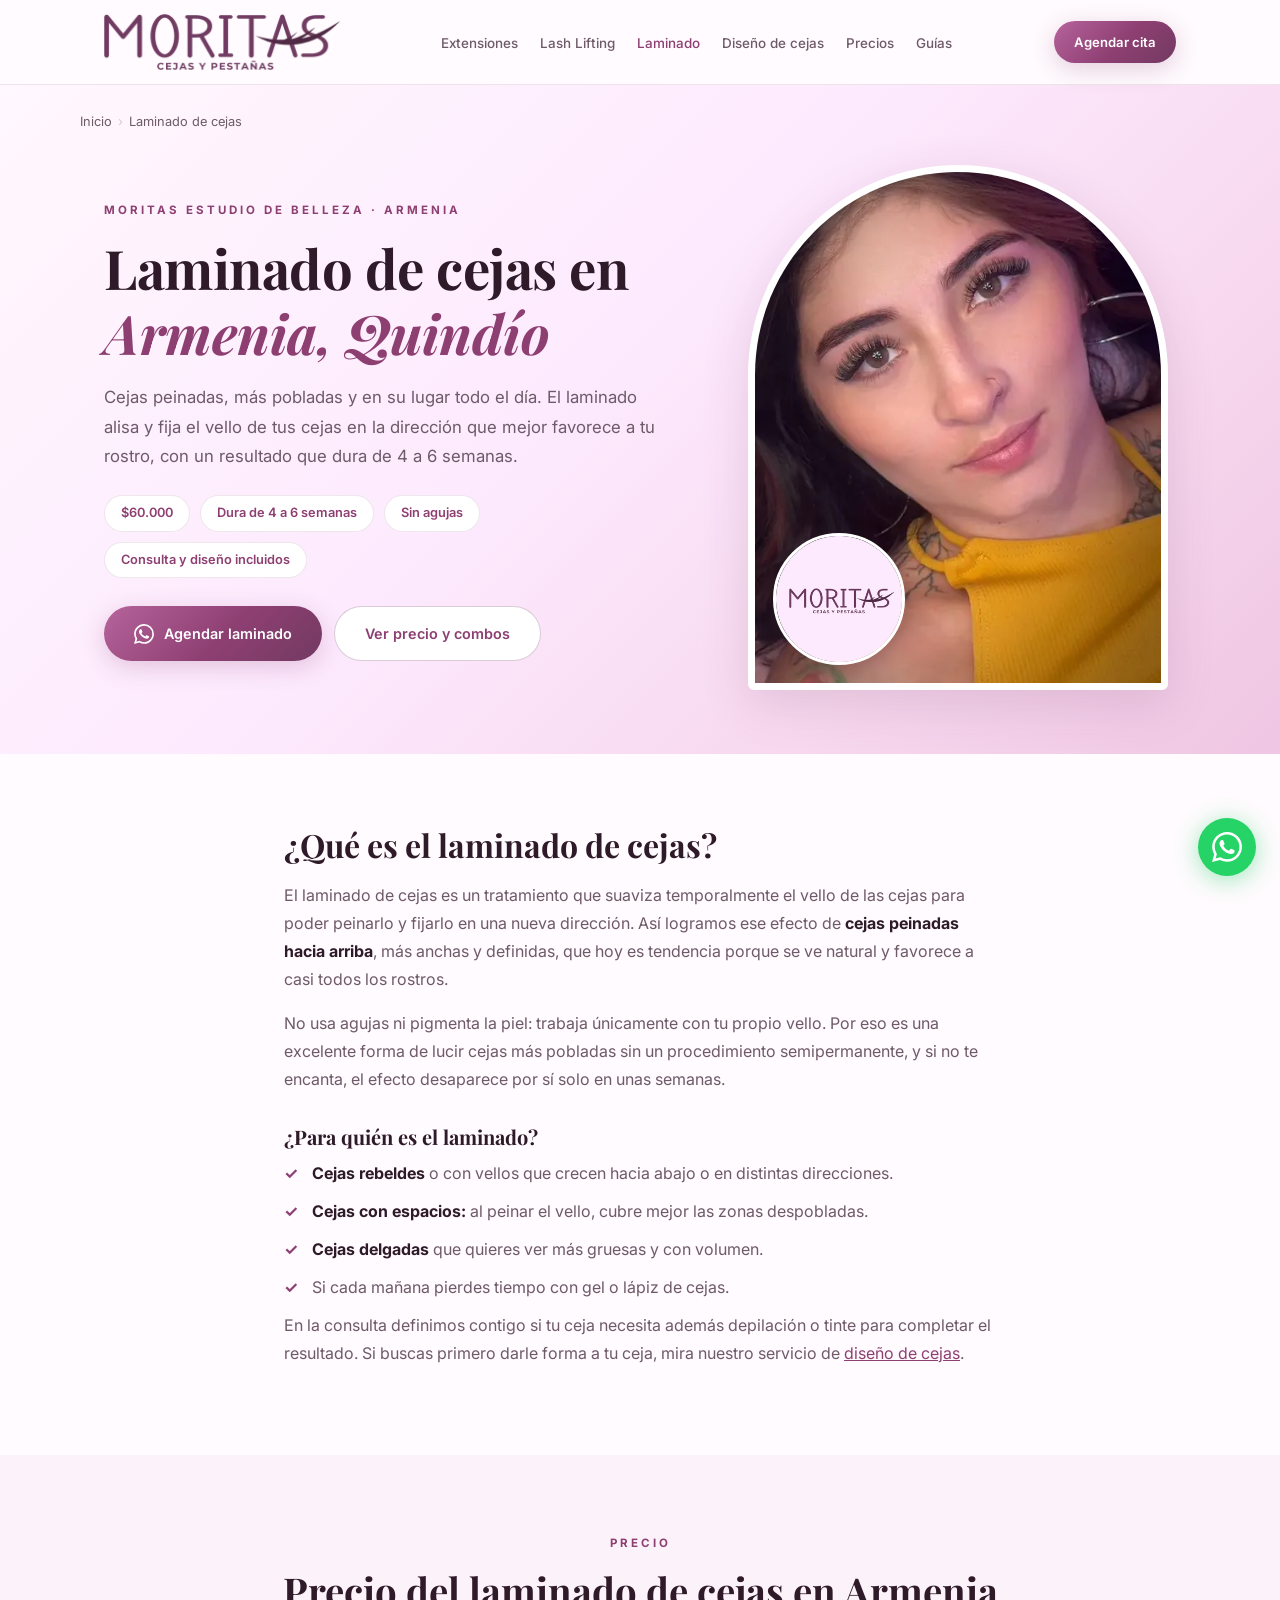
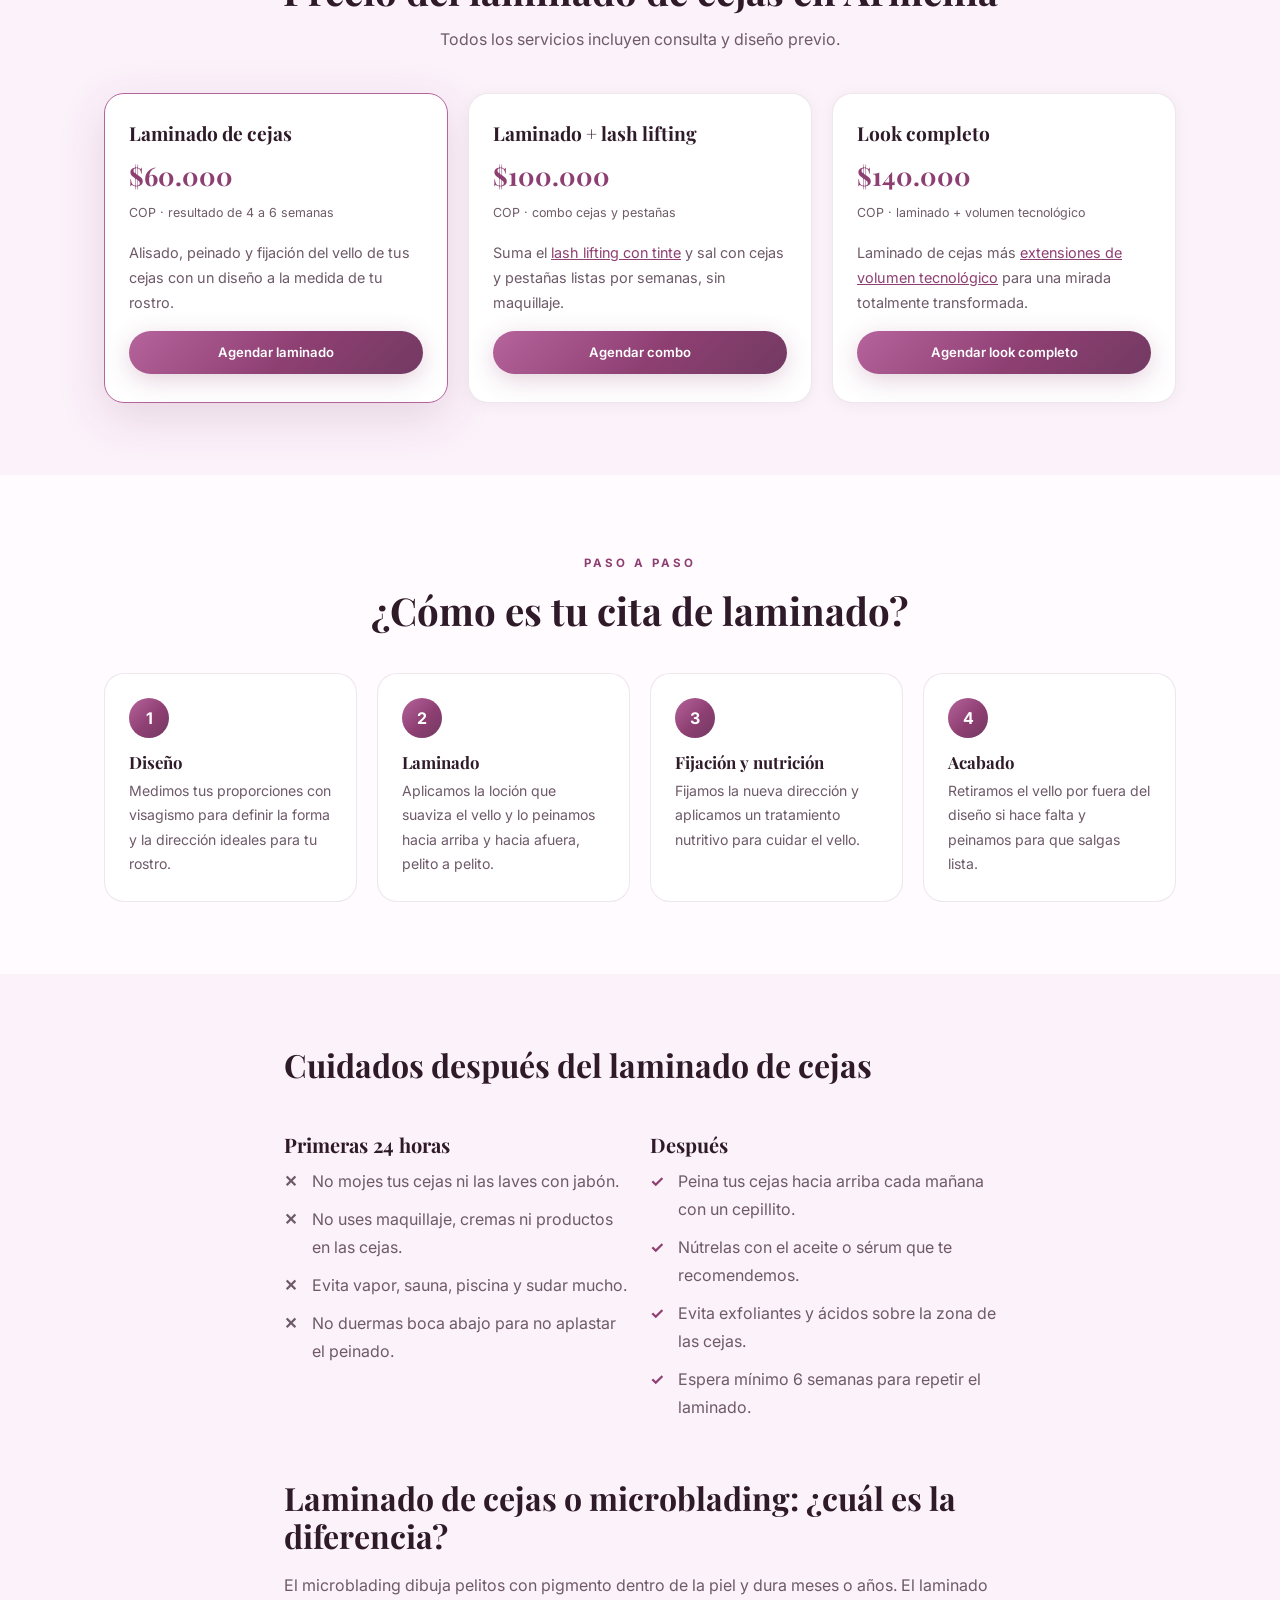
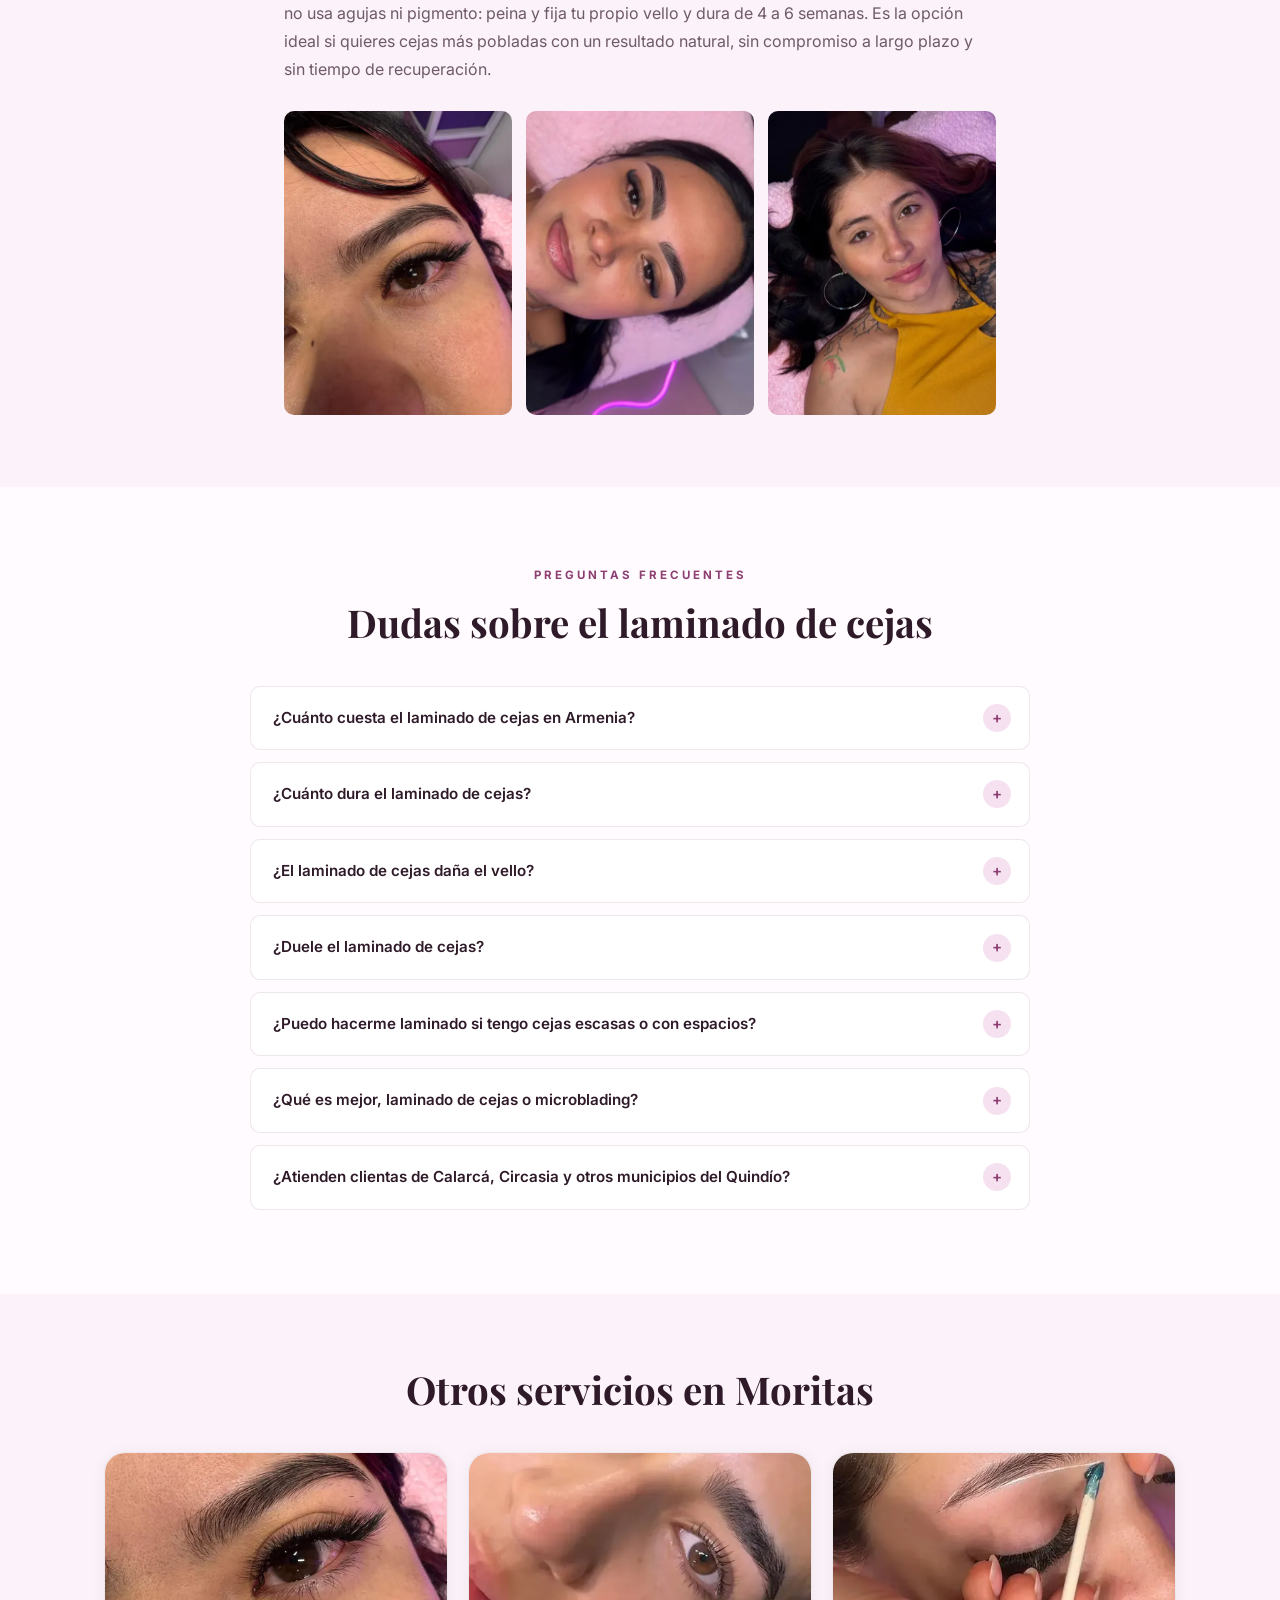
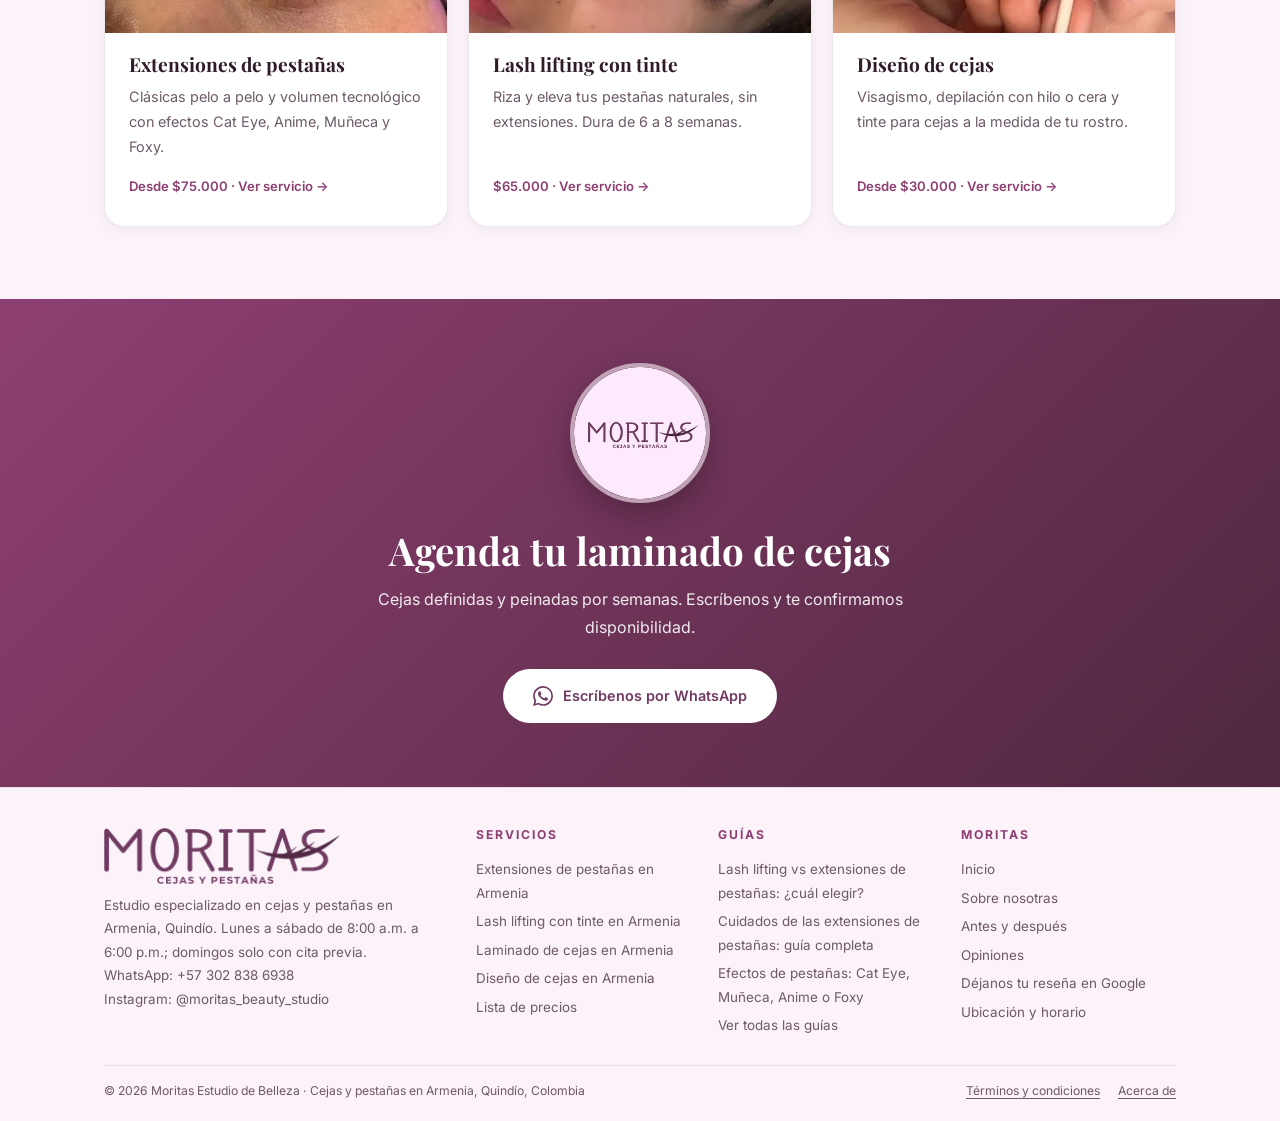
<file: laminado-de-cejas-armenia/index.html>
<!DOCTYPE html>
<html lang="es-CO">
<head>
<meta charset="UTF-8">
<meta name="viewport" content="width=device-width, initial-scale=1.0">
<title>Laminado de Cejas en Armenia, Quindío | $60.000</title>
<meta name="description" content="Laminado de cejas en Armenia, Quindío: cejas peinadas, definidas y con volumen por 4 a 6 semanas, sin agujas. $60.000 con diseño. Agenda por WhatsApp.">
<meta name="robots" content="index, follow, max-snippet:-1, max-image-preview:large">
<link rel="canonical" href="https://cejasypestanasarmenia.com/laminado-de-cejas-armenia/">
<meta name="theme-color" content="#723A62">
<meta name="geo.region" content="CO-QUI">
<meta name="geo.placename" content="Armenia, Quindío">
<meta property="og:type" content="website">
<meta property="og:locale" content="es_CO">
<meta property="og:site_name" content="Moritas Estudio de Belleza">
<meta property="og:title" content="Laminado de Cejas en Armenia, Quindío | $60.000">
<meta property="og:description" content="Laminado de cejas en Armenia, Quindío: cejas peinadas, definidas y con volumen por 4 a 6 semanas, sin agujas. $60.000 con diseño. Agenda por WhatsApp.">
<meta property="og:url" content="https://cejasypestanasarmenia.com/laminado-de-cejas-armenia/">
<meta property="og:image" content="https://cejasypestanasarmenia.com/images/gallery-1.jpeg">
<meta name="twitter:card" content="summary_large_image">
<link rel="icon" href="/favicon.ico" sizes="any">
<link rel="icon" href="/favicon-48.png" type="image/png" sizes="48x48">
<link rel="icon" href="/favicon-96.png" type="image/png" sizes="96x96">
<link rel="manifest" href="/site.webmanifest">
<link rel="apple-touch-icon" href="/images/apple-touch-icon.png">
<script>try{if(localStorage.getItem('theme')==='dark')document.documentElement.setAttribute('data-theme','dark')}catch(e){}</script>
<link rel="preconnect" href="https://fonts.googleapis.com">
<link rel="preconnect" href="https://fonts.gstatic.com" crossorigin>
<link rel="preload" as="style" href="https://fonts.googleapis.com/css2?family=Playfair+Display:ital,wght@0,600;0,700;1,600&family=Inter:wght@400;500;600;700&display=swap" onload="this.onload=null;this.rel='stylesheet'">
<noscript><link rel="stylesheet" href="https://fonts.googleapis.com/css2?family=Playfair+Display:ital,wght@0,600;0,700;1,600&family=Inter:wght@400;500;600;700&display=swap"></noscript>
<link rel="stylesheet" href="/css/pages.css">
<script type="application/ld+json">
{
  "@context": "https://schema.org",
  "@graph": [
    {
      "@type": "Service",
      "@id": "https://cejasypestanasarmenia.com/laminado-de-cejas-armenia/#service",
      "name": "Laminado de cejas en Armenia, Quindío",
      "serviceType": "Laminado de cejas",
      "description": "Laminado de cejas en Armenia, Quindío: cejas peinadas, definidas y con volumen por 4 a 6 semanas, sin agujas. $60.000 con diseño. Agenda por WhatsApp.",
      "url": "https://cejasypestanasarmenia.com/laminado-de-cejas-armenia/",
      "image": "https://cejasypestanasarmenia.com/images/gallery-1.jpeg",
      "provider": {
        "@type": "BeautySalon",
        "@id": "https://cejasypestanasarmenia.com/#business",
        "name": "Moritas Estudio de Belleza",
        "url": "https://cejasypestanasarmenia.com/",
        "telephone": "+573028386938",
        "image": "https://cejasypestanasarmenia.com/images/og-image.jpg",
        "logo": "https://cejasypestanasarmenia.com/images/brand/icon-512.png",
        "priceRange": "$$",
        "address": {
          "@type": "PostalAddress",
          "addressLocality": "Armenia",
          "addressRegion": "Quindío",
          "addressCountry": "CO",
          "postalCode": "630004"
        }
      },
      "areaServed": [
        {
          "@type": "City",
          "name": "Armenia"
        },
        {
          "@type": "City",
          "name": "Calarcá"
        },
        {
          "@type": "City",
          "name": "Montenegro"
        },
        {
          "@type": "City",
          "name": "Circasia"
        },
        {
          "@type": "City",
          "name": "La Tebaida"
        },
        {
          "@type": "City",
          "name": "Salento"
        },
        {
          "@type": "City",
          "name": "Filandia"
        },
        {
          "@type": "City",
          "name": "Quimbaya"
        }
      ],
      "offers": [
        {
          "@type": "Offer",
          "name": "Laminado de cejas",
          "price": "60000",
          "priceCurrency": "COP",
          "availability": "https://schema.org/InStock"
        },
        {
          "@type": "Offer",
          "name": "Combo laminado de cejas + lash lifting",
          "price": "100000",
          "priceCurrency": "COP",
          "availability": "https://schema.org/InStock"
        },
        {
          "@type": "Offer",
          "name": "Look completo: laminado + volumen tecnológico",
          "price": "140000",
          "priceCurrency": "COP",
          "availability": "https://schema.org/InStock"
        }
      ]
    },
    {
      "@type": "BreadcrumbList",
      "itemListElement": [
        {
          "@type": "ListItem",
          "position": 1,
          "name": "Inicio",
          "item": "https://cejasypestanasarmenia.com/"
        },
        {
          "@type": "ListItem",
          "position": 2,
          "name": "Laminado de cejas",
          "item": "https://cejasypestanasarmenia.com/laminado-de-cejas-armenia/"
        }
      ]
    },
    {
      "@type": "FAQPage",
      "mainEntity": [
        {
          "@type": "Question",
          "name": "¿Cuánto cuesta el laminado de cejas en Armenia?",
          "acceptedAnswer": {
            "@type": "Answer",
            "text": "En Moritas Estudio de Belleza el laminado de cejas cuesta $60.000 COP e incluye consulta y diseño. El combo con lash lifting cuesta $100.000 COP y el look completo con volumen tecnológico, $140.000 COP."
          }
        },
        {
          "@type": "Question",
          "name": "¿Cuánto dura el laminado de cejas?",
          "acceptedAnswer": {
            "@type": "Answer",
            "text": "Entre 4 y 6 semanas, según tu tipo de piel y vello y los cuidados que tengas en casa."
          }
        },
        {
          "@type": "Question",
          "name": "¿El laminado de cejas daña el vello?",
          "acceptedAnswer": {
            "@type": "Answer",
            "text": "No, cuando se hace con productos profesionales y se respeta un intervalo mínimo de 6 semanas entre sesiones. Te recomendamos nutrir tus cejas con aceite o sérum después de las primeras 24 horas."
          }
        },
        {
          "@type": "Question",
          "name": "¿Duele el laminado de cejas?",
          "acceptedAnswer": {
            "@type": "Answer",
            "text": "No. No usa agujas ni pigmenta la piel; como mucho puedes sentir un leve cosquilleo mientras actúan las lociones."
          }
        },
        {
          "@type": "Question",
          "name": "¿Puedo hacerme laminado si tengo cejas escasas o con espacios?",
          "acceptedAnswer": {
            "@type": "Answer",
            "text": "Sí. Al peinar y fijar el vello, el laminado cubre mejor las zonas despobladas y la ceja se ve más llena. En la consulta te decimos si conviene complementarlo con tinte."
          }
        },
        {
          "@type": "Question",
          "name": "¿Qué es mejor, laminado de cejas o microblading?",
          "acceptedAnswer": {
            "@type": "Answer",
            "text": "Depende de lo que busques. El laminado no usa agujas ni pigmento, trabaja tu propio vello y dura de 4 a 6 semanas, así que puedes lucir cejas más pobladas sin un compromiso a largo plazo."
          }
        },
        {
          "@type": "Question",
          "name": "¿Atienden clientas de Calarcá, Circasia y otros municipios del Quindío?",
          "acceptedAnswer": {
            "@type": "Answer",
            "text": "Sí. Nuestro estudio está en Armenia y recibimos clientas de Calarcá, Montenegro, Circasia, La Tebaida, Salento, Filandia, Quimbaya y todo el Eje Cafetero. Escríbenos por WhatsApp al +57 302 838 6938 y te enviamos la ubicación y la disponibilidad."
          }
        }
      ]
    }
  ]
}
</script>
<script async src="https://www.googletagmanager.com/gtag/js?id=G-8YPLM0EDCZ"></script><script>window.dataLayer=window.dataLayer||[];function gtag(){dataLayer.push(arguments);}gtag('js',new Date());gtag('config','G-8YPLM0EDCZ');</script></head>
<body>
<svg width="0" height="0" style="position:absolute" aria-hidden="true"><symbol id="wa" viewBox="0 0 24 24"><path d="M17.472 14.382c-.297-.149-1.758-.867-2.03-.967-.273-.099-.471-.148-.67.15-.197.297-.767.966-.94 1.164-.173.199-.347.223-.644.075-.297-.15-1.255-.463-2.39-1.475-.883-.788-1.48-1.761-1.653-2.059-.173-.297-.018-.458.13-.606.134-.133.298-.347.446-.52.149-.174.198-.298.298-.497.099-.198.05-.371-.025-.52-.075-.149-.669-1.612-.916-2.207-.242-.579-.487-.5-.669-.51-.173-.008-.371-.01-.57-.01-.198 0-.52.074-.792.372-.272.297-1.04 1.016-1.04 2.479 0 1.462 1.065 2.875 1.213 3.074.149.198 2.096 3.2 5.077 4.487.709.306 1.262.489 1.694.625.712.227 1.36.195 1.871.118.571-.085 1.758-.719 2.006-1.413.248-.694.248-1.289.173-1.413-.074-.124-.272-.198-.57-.347m-5.421 7.403h-.004a9.87 9.87 0 01-5.031-1.378l-.361-.214-3.741.982.998-3.648-.235-.374a9.86 9.86 0 01-1.51-5.26c.001-5.45 4.436-9.884 9.888-9.884 2.64 0 5.122 1.03 6.988 2.898a9.825 9.825 0 012.893 6.994c-.003 5.45-4.437 9.884-9.885 9.884m8.413-18.297A11.815 11.815 0 0012.05 0C5.495 0 .16 5.335.157 11.892c0 2.096.547 4.142 1.588 5.945L.057 24l6.305-1.654a11.882 11.882 0 005.683 1.448h.005c6.554 0 11.89-5.335 11.893-11.893a11.821 11.821 0 00-3.48-8.413z"/></symbol></svg>
<header class="site-header">
    <div class="container">
        <a href="/" class="logo" aria-label="Moritas Cejas y Pestañas - Inicio"><img class="logo-light" src="/images/brand/moritas-logo.webp" alt="Moritas Cejas y Pestañas" width="480" height="114"><img class="logo-dark" src="/images/brand/moritas-logo-light.webp" alt="" width="480" height="114" loading="lazy"></a>
        <nav aria-label="Servicios"><ul class="header-links"><li><a href="/extensiones-de-pestanas-armenia/">Extensiones</a></li><li><a href="/lash-lifting-armenia/">Lash Lifting</a></li><li><a href="/laminado-de-cejas-armenia/" aria-current="page">Laminado</a></li><li><a href="/diseno-de-cejas-armenia/">Diseño de cejas</a></li><li><a href="/#precios">Precios</a></li><li><a href="/blog/">Guías</a></li></ul></nav>
        <a class="btn btn-primary btn-sm" href="https://wa.me/573028386938?text=Hola%20Moritas%20%F0%9F%AB%90%20vi%20la%20p%C3%A1gina%20web%20y%20quiero%20agendar%20laminado%20de%20cejas" target="_blank" rel="noopener">Agendar cita</a>
    </div>
</header>
<main>
<section class="page-hero">
    <nav class="breadcrumb container" aria-label="Ruta de navegación"><ol><li><a href="/">Inicio</a></li><li aria-current="page">Laminado de cejas</li></ol></nav>
    <div class="container page-hero-grid">
        <div>
            <span class="eyebrow">Moritas Estudio de Belleza · Armenia</span>
            <h1>Laminado de cejas en <em>Armenia, Quindío</em></h1>
            <p class="lede">Cejas peinadas, más pobladas y en su lugar todo el día. El laminado alisa y fija el vello de tus cejas en la dirección que mejor favorece a tu rostro, con un resultado que dura de 4 a 6 semanas.</p>
            <ul class="hero-facts">
                <li>$60.000</li>
                <li>Dura de 4 a 6 semanas</li>
                <li>Sin agujas</li>
                <li>Consulta y diseño incluidos</li>
            </ul>
            <div class="hero-actions">
                <a class="btn btn-primary" href="https://wa.me/573028386938?text=Hola%20Moritas%20%F0%9F%AB%90%20vi%20la%20p%C3%A1gina%20web%20y%20quiero%20agendar%20laminado%20de%20cejas" target="_blank" rel="noopener"><svg aria-hidden="true"><use href="#wa"/></svg><span>Agendar laminado</span></a>
                <a class="btn btn-secondary" href="#precio">Ver precio y combos</a>
            </div>
        </div>
        <div class="page-hero-img">
            <img src="/images/gallery-1.webp" srcset="/images/gallery-1-480.webp 480w, /images/gallery-1.webp 738w" sizes="(max-width: 900px) 340px, 420px" alt="Laminado de cejas realizado en Moritas, Armenia Quindío" width="738" height="1304" fetchpriority="high">
        </div>
    </div>
</section>

<section class="section">
    <div class="container prose">
        <h2>¿Qué es el laminado de cejas?</h2>
        <p>El laminado de cejas es un tratamiento que suaviza temporalmente el vello de las cejas para poder peinarlo y fijarlo en una nueva dirección. Así logramos ese efecto de <strong>cejas peinadas hacia arriba</strong>, más anchas y definidas, que hoy es tendencia porque se ve natural y favorece a casi todos los rostros.</p>
        <p>No usa agujas ni pigmenta la piel: trabaja únicamente con tu propio vello. Por eso es una excelente forma de lucir cejas más pobladas sin un procedimiento semipermanente, y si no te encanta, el efecto desaparece por sí solo en unas semanas.</p>
        <h3>¿Para quién es el laminado?</h3>
        <ul class="check-list">
            <li><strong>Cejas rebeldes</strong> o con vellos que crecen hacia abajo o en distintas direcciones.</li>
            <li><strong>Cejas con espacios:</strong> al peinar el vello, cubre mejor las zonas despobladas.</li>
            <li><strong>Cejas delgadas</strong> que quieres ver más gruesas y con volumen.</li>
            <li>Si cada mañana pierdes tiempo con gel o lápiz de cejas.</li>
        </ul>
        <p>En la consulta definimos contigo si tu ceja necesita además depilación o tinte para completar el resultado. Si buscas primero darle forma a tu ceja, mira nuestro servicio de <a href="/diseno-de-cejas-armenia/">diseño de cejas</a>.</p>
    </div>
</section>

<section class="section alt" id="precio">
    <div class="container">
        <div class="section-head">
            <span class="eyebrow">Precio</span>
            <h2>Precio del laminado de cejas en Armenia</h2>
            <p>Todos los servicios incluyen consulta y diseño previo.</p>
        </div>
        <div class="cards">
            <div class="card featured">
                <h3>Laminado de cejas</h3>
                <div class="price">$60.000</div>
                <div class="price-note">COP · resultado de 4 a 6 semanas</div>
                <p>Alisado, peinado y fijación del vello de tus cejas con un diseño a la medida de tu rostro.</p>
                <a class="btn btn-primary btn-sm" href="https://wa.me/573028386938?text=Hola%20Moritas%20%F0%9F%AB%90%20vi%20la%20p%C3%A1gina%20web%20y%20quiero%20agendar%20laminado%20de%20cejas" target="_blank" rel="noopener">Agendar laminado</a>
            </div>
            <div class="card">
                <h3>Laminado + lash lifting</h3>
                <div class="price">$100.000</div>
                <div class="price-note">COP · combo cejas y pestañas</div>
                <p>Suma el <a href="/lash-lifting-armenia/">lash lifting con tinte</a> y sal con cejas y pestañas listas por semanas, sin maquillaje.</p>
                <a class="btn btn-primary btn-sm" href="https://wa.me/573028386938?text=Hola%20Moritas%20%F0%9F%AB%90%20vi%20la%20p%C3%A1gina%20web%20y%20quiero%20agendar%20laminado%20de%20cejas" target="_blank" rel="noopener">Agendar combo</a>
            </div>
            <div class="card">
                <h3>Look completo</h3>
                <div class="price">$140.000</div>
                <div class="price-note">COP · laminado + volumen tecnológico</div>
                <p>Laminado de cejas más <a href="/extensiones-de-pestanas-armenia/">extensiones de volumen tecnológico</a> para una mirada totalmente transformada.</p>
                <a class="btn btn-primary btn-sm" href="https://wa.me/573028386938?text=Hola%20Moritas%20%F0%9F%AB%90%20vi%20la%20p%C3%A1gina%20web%20y%20quiero%20agendar%20laminado%20de%20cejas" target="_blank" rel="noopener">Agendar look completo</a>
            </div>
        </div>
    </div>
</section>

<section class="section">
    <div class="container">
        <div class="section-head">
            <span class="eyebrow">Paso a paso</span>
            <h2>¿Cómo es tu cita de laminado?</h2>
        </div>
        <ol class="steps">
            <li><h3>Diseño</h3><p>Medimos tus proporciones con visagismo para definir la forma y la dirección ideales para tu rostro.</p></li>
            <li><h3>Laminado</h3><p>Aplicamos la loción que suaviza el vello y lo peinamos hacia arriba y hacia afuera, pelito a pelito.</p></li>
            <li><h3>Fijación y nutrición</h3><p>Fijamos la nueva dirección y aplicamos un tratamiento nutritivo para cuidar el vello.</p></li>
            <li><h3>Acabado</h3><p>Retiramos el vello por fuera del diseño si hace falta y peinamos para que salgas lista.</p></li>
        </ol>
    </div>
</section>

<section class="section alt">
    <div class="container prose">
        <h2>Cuidados después del laminado de cejas</h2>
        <div class="two-col">
            <div>
                <h3>Primeras 24 horas</h3>
                <ul class="cross-list">
                    <li>No mojes tus cejas ni las laves con jabón.</li>
                    <li>No uses maquillaje, cremas ni productos en las cejas.</li>
                    <li>Evita vapor, sauna, piscina y sudar mucho.</li>
                    <li>No duermas boca abajo para no aplastar el peinado.</li>
                </ul>
            </div>
            <div>
                <h3>Después</h3>
                <ul class="check-list">
                    <li>Peina tus cejas hacia arriba cada mañana con un cepillito.</li>
                    <li>Nútrelas con el aceite o sérum que te recomendemos.</li>
                    <li>Evita exfoliantes y ácidos sobre la zona de las cejas.</li>
                    <li>Espera mínimo 6 semanas para repetir el laminado.</li>
                </ul>
            </div>
        </div>

        <h2>Laminado de cejas o microblading: ¿cuál es la diferencia?</h2>
        <p>El microblading dibuja pelitos con pigmento dentro de la piel y dura meses o años. El laminado no usa agujas ni pigmento: peina y fija tu propio vello y dura de 4 a 6 semanas. Es la opción ideal si quieres cejas más pobladas con un resultado natural, sin compromiso a largo plazo y sin tiempo de recuperación.</p>

        <div class="gallery" style="margin-top:28px">
            <img src="/images/ba-1-after.webp" srcset="/images/ba-1-after-480.webp 480w, /images/ba-1-after.webp 900w" sizes="(max-width: 640px) 92vw, 380px" alt="Cejas y pestañas trabajadas en Moritas, Armenia Quindío" width="900" height="1200" loading="lazy">
            <img src="/images/gallery-2.webp" srcset="/images/gallery-2-480.webp 480w, /images/gallery-2.webp 738w" sizes="(max-width: 640px) 92vw, 380px" alt="Cejas y pestañas en Moritas Estudio de Belleza, Armenia" width="738" height="1304" loading="lazy">
            <img src="/images/ba-2-before.webp" srcset="/images/ba-2-before-480.webp 480w, /images/ba-2-before.webp 900w" sizes="(max-width: 640px) 92vw, 380px" alt="Resultado de cejas y pestañas en Moritas, Armenia" width="900" height="1200" loading="lazy">
        </div>
    </div>
</section>

<section class="section">
    <div class="container">
        <div class="section-head">
            <span class="eyebrow">Preguntas frecuentes</span>
            <h2>Dudas sobre el laminado de cejas</h2>
        </div>
        <div class="faq-list"><details><summary>¿Cuánto cuesta el laminado de cejas en Armenia?</summary><p>En Moritas Estudio de Belleza el laminado de cejas cuesta $60.000 COP e incluye consulta y diseño. El combo con lash lifting cuesta $100.000 COP y el look completo con volumen tecnológico, $140.000 COP.</p></details><details><summary>¿Cuánto dura el laminado de cejas?</summary><p>Entre 4 y 6 semanas, según tu tipo de piel y vello y los cuidados que tengas en casa.</p></details><details><summary>¿El laminado de cejas daña el vello?</summary><p>No, cuando se hace con productos profesionales y se respeta un intervalo mínimo de 6 semanas entre sesiones. Te recomendamos nutrir tus cejas con aceite o sérum después de las primeras 24 horas.</p></details><details><summary>¿Duele el laminado de cejas?</summary><p>No. No usa agujas ni pigmenta la piel; como mucho puedes sentir un leve cosquilleo mientras actúan las lociones.</p></details><details><summary>¿Puedo hacerme laminado si tengo cejas escasas o con espacios?</summary><p>Sí. Al peinar y fijar el vello, el laminado cubre mejor las zonas despobladas y la ceja se ve más llena. En la consulta te decimos si conviene complementarlo con tinte.</p></details><details><summary>¿Qué es mejor, laminado de cejas o microblading?</summary><p>Depende de lo que busques. El laminado no usa agujas ni pigmento, trabaja tu propio vello y dura de 4 a 6 semanas, así que puedes lucir cejas más pobladas sin un compromiso a largo plazo.</p></details><details><summary>¿Atienden clientas de Calarcá, Circasia y otros municipios del Quindío?</summary><p>Sí. Nuestro estudio está en Armenia y recibimos clientas de Calarcá, Montenegro, Circasia, La Tebaida, Salento, Filandia, Quimbaya y todo el Eje Cafetero. Escríbenos por WhatsApp al +57 302 838 6938 y te enviamos la ubicación y la disponibilidad.</p></details></div>
    </div>
</section>

<section class="section alt">
    <div class="container">
        <div class="section-head">
            <h2>Otros servicios en Moritas</h2>
        </div>
        <div class="cards"><a class="card" href="/extensiones-de-pestanas-armenia/"><div class="card-img"><img src="/images/ba-1-after.webp" srcset="/images/ba-1-after-480.webp 480w, /images/ba-1-after.webp 900w" sizes="(max-width: 640px) 92vw, 380px" alt="Extensiones de pestañas en Armenia, Quindío" loading="lazy" width="400" height="180"></div><h3>Extensiones de pestañas</h3><p>Clásicas pelo a pelo y volumen tecnológico con efectos Cat Eye, Anime, Muñeca y Foxy.</p><span class="card-link">Desde $75.000 · Ver servicio &rarr;</span></a><a class="card" href="/lash-lifting-armenia/"><div class="card-img"><img src="/images/service-lash-lifting.webp" srcset="/images/service-lash-lifting-480.webp 480w, /images/service-lash-lifting.webp 738w" sizes="(max-width: 640px) 92vw, 380px" alt="Lash lifting con tinte en Armenia, Quindío" loading="lazy" width="400" height="180"></div><h3>Lash lifting con tinte</h3><p>Riza y eleva tus pestañas naturales, sin extensiones. Dura de 6 a 8 semanas.</p><span class="card-link">$65.000 · Ver servicio &rarr;</span></a><a class="card" href="/diseno-de-cejas-armenia/"><div class="card-img"><img src="/images/service-diseno.webp" srcset="/images/service-diseno-480.webp 480w, /images/service-diseno.webp 738w" sizes="(max-width: 640px) 92vw, 380px" alt="Diseño de cejas en Armenia, Quindío" loading="lazy" width="400" height="180"></div><h3>Diseño de cejas</h3><p>Visagismo, depilación con hilo o cera y tinte para cejas a la medida de tu rostro.</p><span class="card-link">Desde $30.000 · Ver servicio &rarr;</span></a></div>
    </div>
</section>

<section class="cta-band">
    <div class="container">
        <img class="cta-seal" src="/images/brand/moritas-sello-240.webp" alt="Moritas Cejas y Pestañas" width="240" height="240" loading="lazy">
        <h2>Agenda tu laminado de cejas</h2>
        <p>Cejas definidas y peinadas por semanas. Escríbenos y te confirmamos disponibilidad.</p>
        <a class="btn" href="https://wa.me/573028386938?text=Hola%20Moritas%20%F0%9F%AB%90%20vi%20la%20p%C3%A1gina%20web%20y%20quiero%20agendar%20laminado%20de%20cejas" target="_blank" rel="noopener"><svg aria-hidden="true"><use href="#wa"/></svg><span>Escríbenos por WhatsApp</span></a>
    </div>
</section>

</main>
<footer class="site-footer">
    <div class="container">
        <div class="footer-cols">
            <div>
                <img class="logo-light" src="/images/brand/moritas-logo.webp" alt="Moritas Cejas y Pestañas" width="480" height="114" loading="lazy"><img class="logo-dark" src="/images/brand/moritas-logo-light.webp" alt="" width="480" height="114" loading="lazy">
                <p>Estudio especializado en cejas y pestañas en Armenia, Quindío. Lunes a sábado de 8:00 a.m. a 6:00 p.m.; domingos solo con cita previa.</p>
                <p>WhatsApp: <a href="https://wa.me/573028386938" target="_blank" rel="noopener">+57 302 838 6938</a><br>Instagram: <a href="https://www.instagram.com/moritas_beauty_studio" target="_blank" rel="noopener">@moritas_beauty_studio</a></p>
            </div>
            <div><h2>Servicios</h2><ul><li><a href="/extensiones-de-pestanas-armenia/">Extensiones de pestañas en Armenia</a></li><li><a href="/lash-lifting-armenia/">Lash lifting con tinte en Armenia</a></li><li><a href="/laminado-de-cejas-armenia/">Laminado de cejas en Armenia</a></li><li><a href="/diseno-de-cejas-armenia/">Diseño de cejas en Armenia</a></li><li><a href="/#precios">Lista de precios</a></li></ul></div>
            <div><h2>Guías</h2><ul><li><a href="/blog/lash-lifting-vs-extensiones-de-pestanas/">Lash lifting vs extensiones de pestañas: ¿cuál elegir?</a></li><li><a href="/blog/cuidados-extensiones-de-pestanas/">Cuidados de las extensiones de pestañas: guía completa</a></li><li><a href="/blog/efectos-de-pestanas/">Efectos de pestañas: Cat Eye, Muñeca, Anime o Foxy</a></li><li><a href="/blog/">Ver todas las guías</a></li></ul></div>
            <div><h2>Moritas</h2><ul><li><a href="/">Inicio</a></li><li><a href="/#sobre-mi">Sobre nosotras</a></li><li><a href="/#resultados">Antes y después</a></li><li><a href="/#testimonios">Opiniones</a></li><li><a href="https://search.google.com/local/writereview?placeid=ChIJT-CHQ1f1OI4RYqMkLMhXJBc" target="_blank" rel="noopener">Déjanos tu reseña en Google</a></li><li><a href="/#ubicacion">Ubicación y horario</a></li></ul></div>
        </div>
        <div class="footer-legal"><span>&copy; 2026 Moritas Estudio de Belleza &middot; Cejas y pestañas en Armenia, Quindío, Colombia</span><nav aria-label="Información legal"><a href="/terminos/">Términos y condiciones</a><a href="/terminos/#acerca-del-sitio">Acerca de</a></nav></div>
    </div>
</footer>
<a class="wa-float" href="https://wa.me/573028386938?text=Hola%20Moritas%20%F0%9F%AB%90%20vi%20la%20p%C3%A1gina%20web%20y%20quiero%20agendar%20laminado%20de%20cejas" target="_blank" rel="noopener" aria-label="Escríbenos por WhatsApp"><svg aria-hidden="true"><use href="#wa"/></svg></a>
<div class="sticky-cta"><a href="https://wa.me/573028386938?text=Hola%20Moritas%20%F0%9F%AB%90%20vi%20la%20p%C3%A1gina%20web%20y%20quiero%20agendar%20laminado%20de%20cejas" target="_blank" rel="noopener"><svg aria-hidden="true"><use href="#wa"/></svg><span>Agendar por WhatsApp</span></a></div>
</body>
</html>
</file>
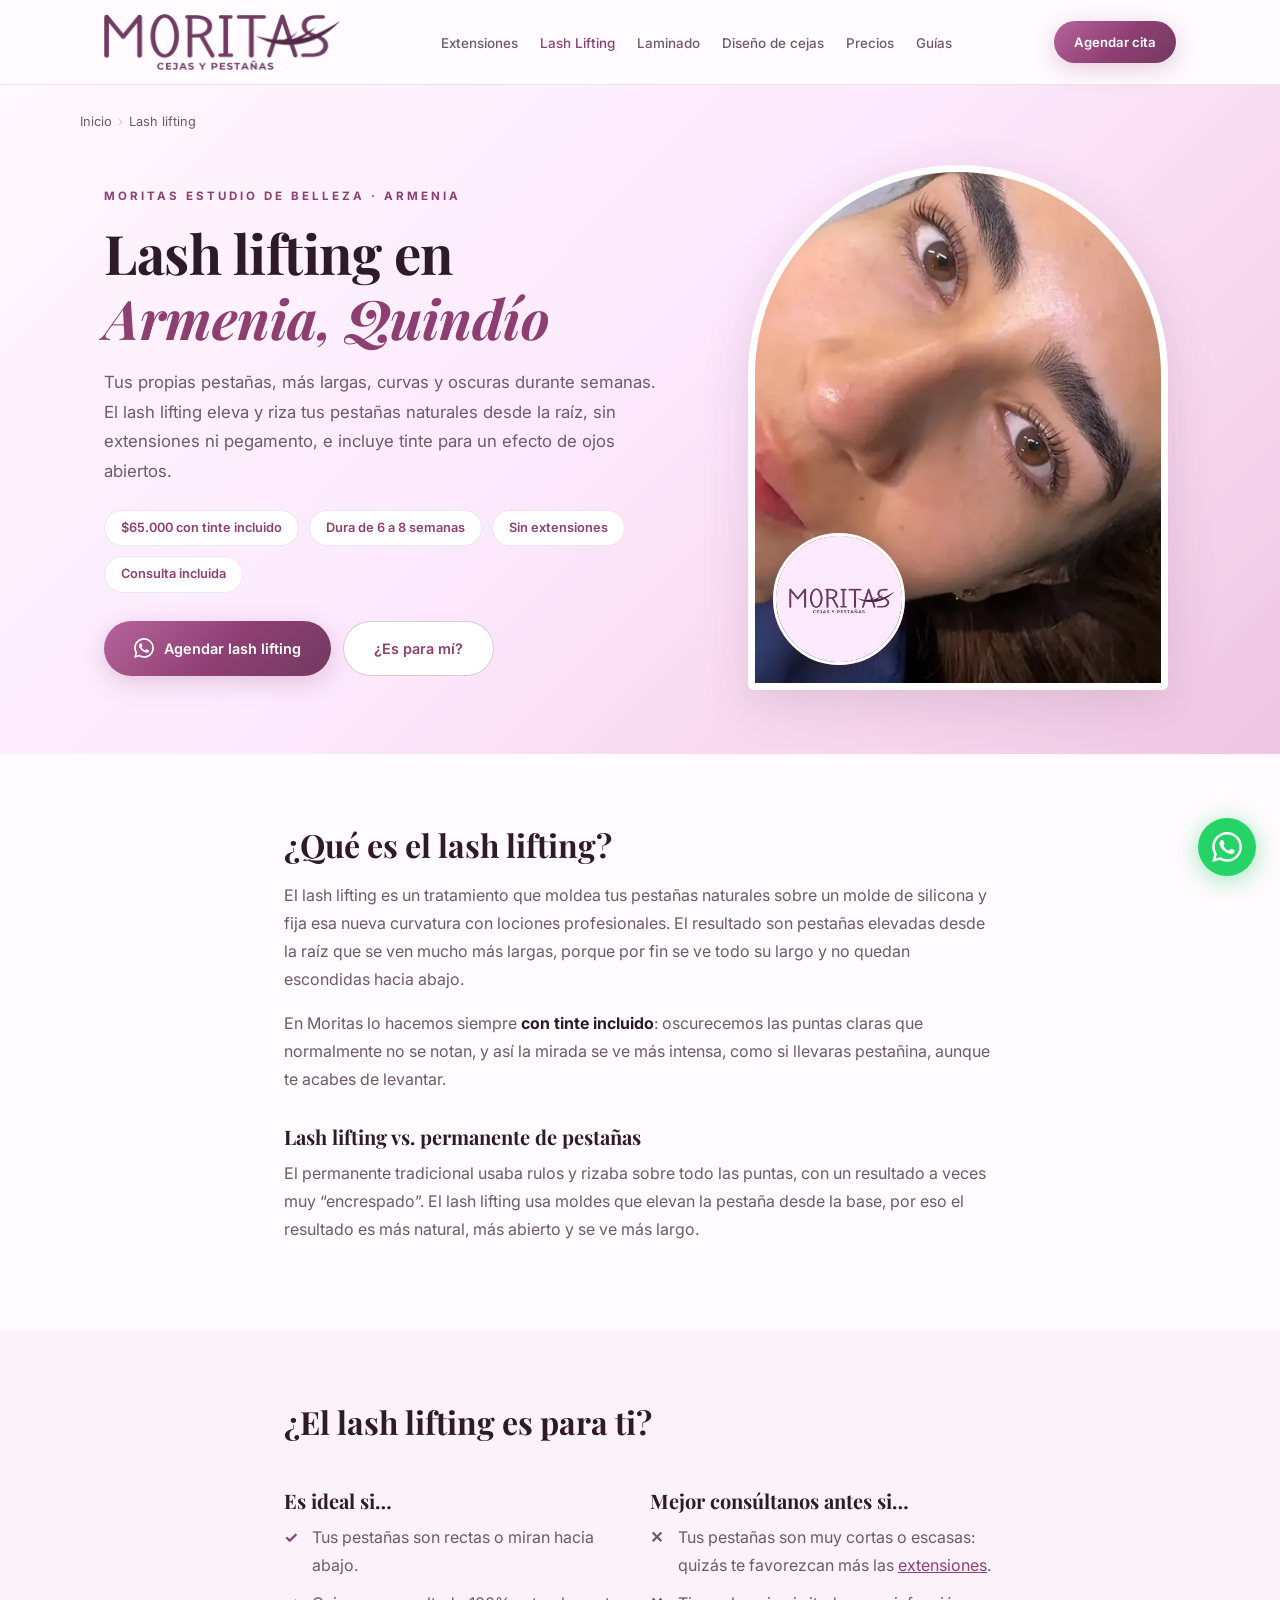
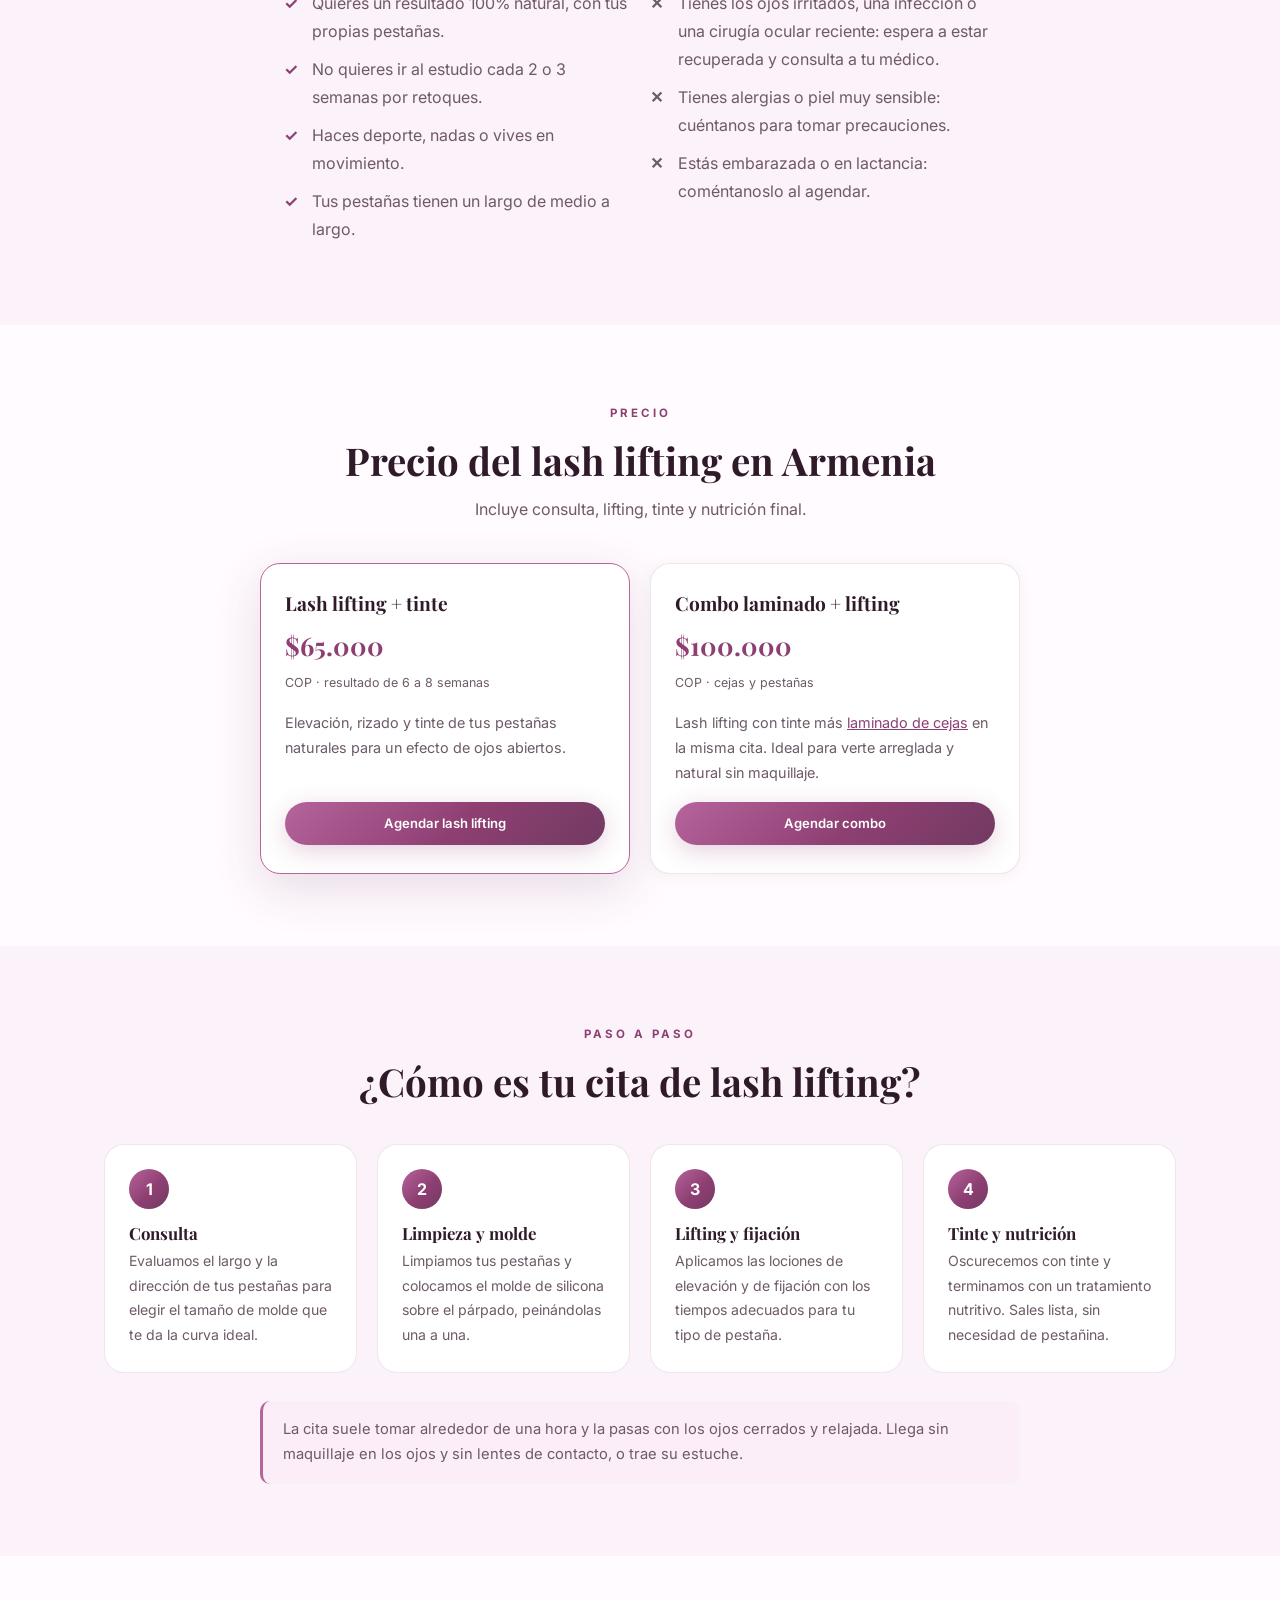
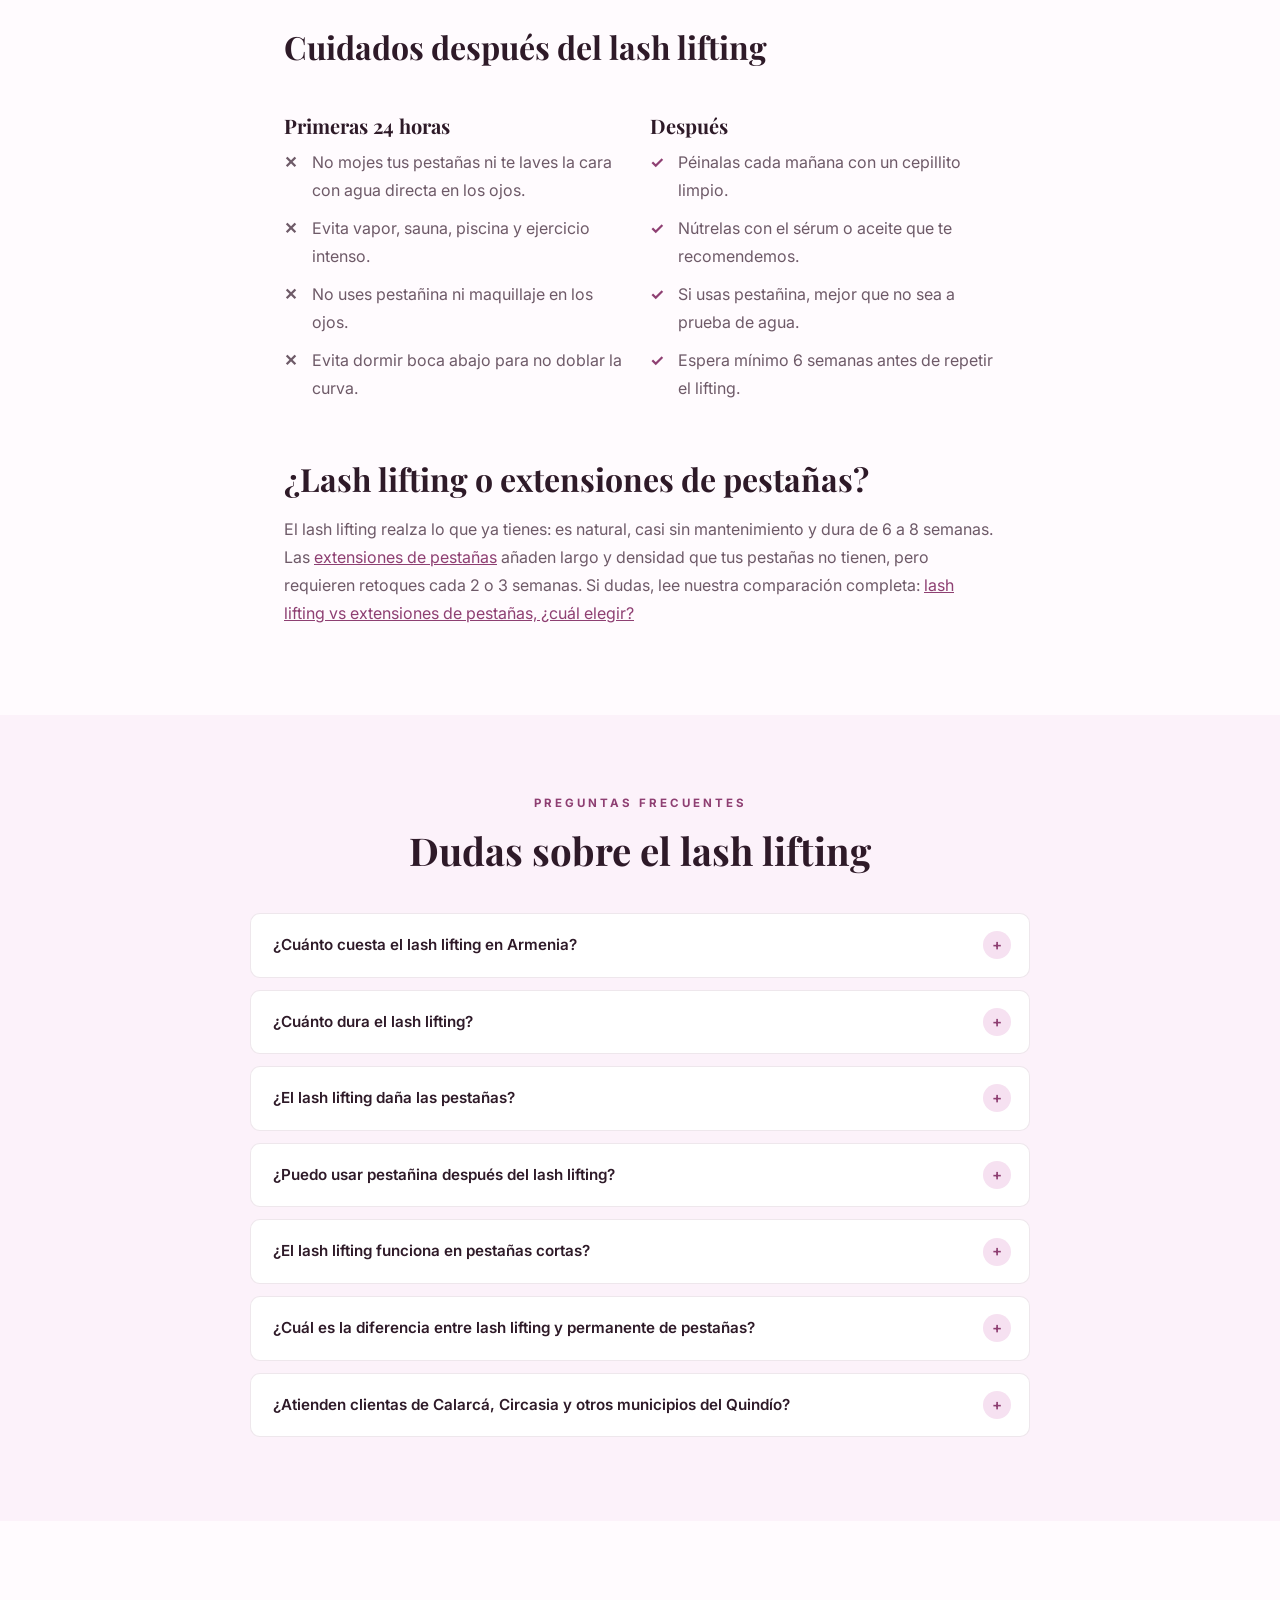
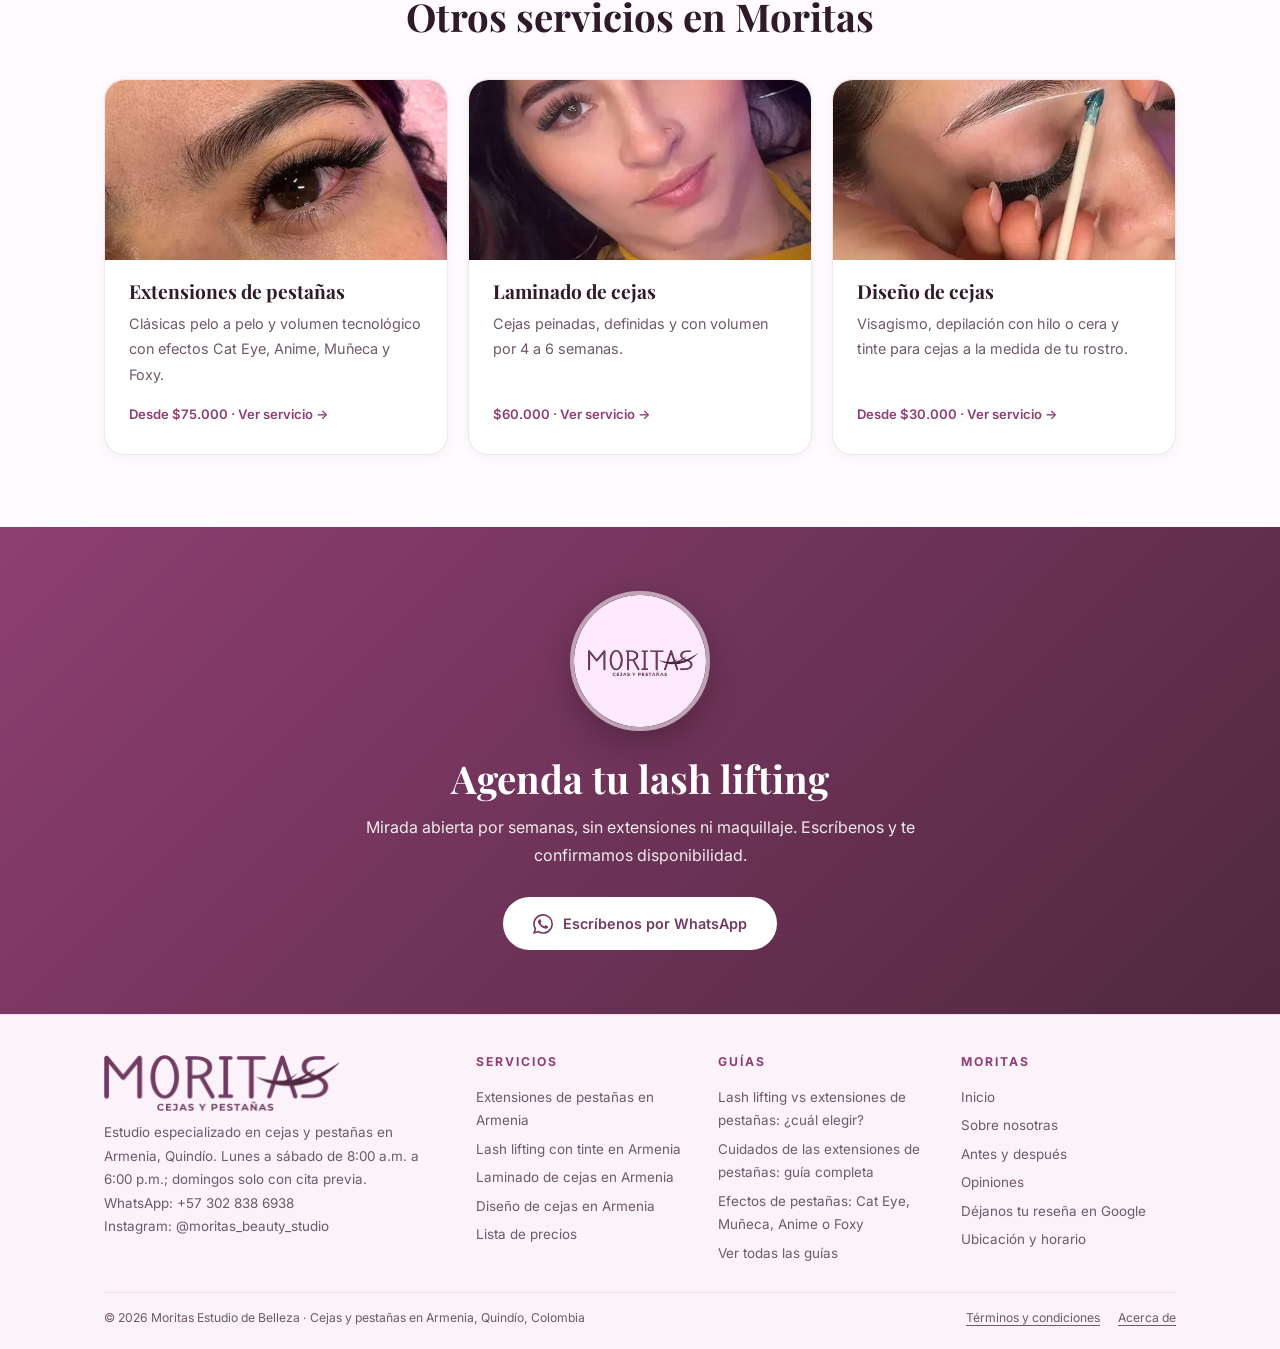
<file: lash-lifting-armenia/index.html>
<!DOCTYPE html>
<html lang="es-CO">
<head>
<meta charset="UTF-8">
<meta name="viewport" content="width=device-width, initial-scale=1.0">
<title>Lash Lifting en Armenia, Quindío | Con Tinte por $65.000</title>
<meta name="description" content="Lash lifting con tinte incluido en Armenia, Quindío: riza y eleva tus pestañas naturales por 6 a 8 semanas, sin extensiones. $65.000. Agenda por WhatsApp.">
<meta name="robots" content="index, follow, max-snippet:-1, max-image-preview:large">
<link rel="canonical" href="https://cejasypestanasarmenia.com/lash-lifting-armenia/">
<meta name="theme-color" content="#723A62">
<meta name="geo.region" content="CO-QUI">
<meta name="geo.placename" content="Armenia, Quindío">
<meta property="og:type" content="website">
<meta property="og:locale" content="es_CO">
<meta property="og:site_name" content="Moritas Estudio de Belleza">
<meta property="og:title" content="Lash Lifting en Armenia, Quindío | Con Tinte por $65.000">
<meta property="og:description" content="Lash lifting con tinte incluido en Armenia, Quindío: riza y eleva tus pestañas naturales por 6 a 8 semanas, sin extensiones. $65.000. Agenda por WhatsApp.">
<meta property="og:url" content="https://cejasypestanasarmenia.com/lash-lifting-armenia/">
<meta property="og:image" content="https://cejasypestanasarmenia.com/images/service-lash-lifting.jpeg">
<meta name="twitter:card" content="summary_large_image">
<link rel="icon" href="/favicon.ico" sizes="any">
<link rel="icon" href="/favicon-48.png" type="image/png" sizes="48x48">
<link rel="icon" href="/favicon-96.png" type="image/png" sizes="96x96">
<link rel="manifest" href="/site.webmanifest">
<link rel="apple-touch-icon" href="/images/apple-touch-icon.png">
<script>try{if(localStorage.getItem('theme')==='dark')document.documentElement.setAttribute('data-theme','dark')}catch(e){}</script>
<link rel="preconnect" href="https://fonts.googleapis.com">
<link rel="preconnect" href="https://fonts.gstatic.com" crossorigin>
<link rel="preload" as="style" href="https://fonts.googleapis.com/css2?family=Playfair+Display:ital,wght@0,600;0,700;1,600&family=Inter:wght@400;500;600;700&display=swap" onload="this.onload=null;this.rel='stylesheet'">
<noscript><link rel="stylesheet" href="https://fonts.googleapis.com/css2?family=Playfair+Display:ital,wght@0,600;0,700;1,600&family=Inter:wght@400;500;600;700&display=swap"></noscript>
<link rel="stylesheet" href="/css/pages.css">
<script type="application/ld+json">
{
  "@context": "https://schema.org",
  "@graph": [
    {
      "@type": "Service",
      "@id": "https://cejasypestanasarmenia.com/lash-lifting-armenia/#service",
      "name": "Lash lifting con tinte en Armenia, Quindío",
      "serviceType": "Lash lifting",
      "description": "Lash lifting con tinte incluido en Armenia, Quindío: riza y eleva tus pestañas naturales por 6 a 8 semanas, sin extensiones. $65.000. Agenda por WhatsApp.",
      "url": "https://cejasypestanasarmenia.com/lash-lifting-armenia/",
      "image": "https://cejasypestanasarmenia.com/images/service-lash-lifting.jpeg",
      "provider": {
        "@type": "BeautySalon",
        "@id": "https://cejasypestanasarmenia.com/#business",
        "name": "Moritas Estudio de Belleza",
        "url": "https://cejasypestanasarmenia.com/",
        "telephone": "+573028386938",
        "image": "https://cejasypestanasarmenia.com/images/og-image.jpg",
        "logo": "https://cejasypestanasarmenia.com/images/brand/icon-512.png",
        "priceRange": "$$",
        "address": {
          "@type": "PostalAddress",
          "addressLocality": "Armenia",
          "addressRegion": "Quindío",
          "addressCountry": "CO",
          "postalCode": "630004"
        }
      },
      "areaServed": [
        {
          "@type": "City",
          "name": "Armenia"
        },
        {
          "@type": "City",
          "name": "Calarcá"
        },
        {
          "@type": "City",
          "name": "Montenegro"
        },
        {
          "@type": "City",
          "name": "Circasia"
        },
        {
          "@type": "City",
          "name": "La Tebaida"
        },
        {
          "@type": "City",
          "name": "Salento"
        },
        {
          "@type": "City",
          "name": "Filandia"
        },
        {
          "@type": "City",
          "name": "Quimbaya"
        }
      ],
      "offers": [
        {
          "@type": "Offer",
          "name": "Lash lifting con tinte",
          "price": "65000",
          "priceCurrency": "COP",
          "availability": "https://schema.org/InStock"
        },
        {
          "@type": "Offer",
          "name": "Combo laminado de cejas + lash lifting",
          "price": "100000",
          "priceCurrency": "COP",
          "availability": "https://schema.org/InStock"
        }
      ]
    },
    {
      "@type": "BreadcrumbList",
      "itemListElement": [
        {
          "@type": "ListItem",
          "position": 1,
          "name": "Inicio",
          "item": "https://cejasypestanasarmenia.com/"
        },
        {
          "@type": "ListItem",
          "position": 2,
          "name": "Lash lifting",
          "item": "https://cejasypestanasarmenia.com/lash-lifting-armenia/"
        }
      ]
    },
    {
      "@type": "FAQPage",
      "mainEntity": [
        {
          "@type": "Question",
          "name": "¿Cuánto cuesta el lash lifting en Armenia?",
          "acceptedAnswer": {
            "@type": "Answer",
            "text": "En Moritas Estudio de Belleza el lash lifting cuesta $65.000 COP con tinte incluido. Si lo combinas con laminado de cejas, el combo cuesta $100.000 COP."
          }
        },
        {
          "@type": "Question",
          "name": "¿Cuánto dura el lash lifting?",
          "acceptedAnswer": {
            "@type": "Answer",
            "text": "Entre 6 y 8 semanas. La curva se mantiene hasta que tus pestañas se renuevan con su ciclo natural de crecimiento."
          }
        },
        {
          "@type": "Question",
          "name": "¿El lash lifting daña las pestañas?",
          "acceptedAnswer": {
            "@type": "Answer",
            "text": "No, cuando se hace con productos profesionales, tiempos adecuados para tu tipo de pestaña y respetando un intervalo mínimo de 6 semanas entre sesiones. Nutrir tus pestañas después ayuda a mantenerlas fuertes."
          }
        },
        {
          "@type": "Question",
          "name": "¿Puedo usar pestañina después del lash lifting?",
          "acceptedAnswer": {
            "@type": "Answer",
            "text": "Sí, después de las primeras 24 horas. Gracias al tinte muchas veces no la vas a necesitar; si la usas, mejor que no sea a prueba de agua."
          }
        },
        {
          "@type": "Question",
          "name": "¿El lash lifting funciona en pestañas cortas?",
          "acceptedAnswer": {
            "@type": "Answer",
            "text": "Funciona en casi todos los largos, pero el efecto es más notorio en pestañas medianas o largas. Si tus pestañas son muy cortas o escasas, probablemente te favorezcan más las extensiones de pestañas."
          }
        },
        {
          "@type": "Question",
          "name": "¿Cuál es la diferencia entre lash lifting y permanente de pestañas?",
          "acceptedAnswer": {
            "@type": "Answer",
            "text": "El permanente tradicional usa rulos y riza sobre todo las puntas. El lash lifting usa moldes que elevan la pestaña desde la raíz, por eso el resultado es más natural y las pestañas se ven más largas."
          }
        },
        {
          "@type": "Question",
          "name": "¿Atienden clientas de Calarcá, Circasia y otros municipios del Quindío?",
          "acceptedAnswer": {
            "@type": "Answer",
            "text": "Sí. Nuestro estudio está en Armenia y recibimos clientas de Calarcá, Montenegro, Circasia, La Tebaida, Salento, Filandia, Quimbaya y todo el Eje Cafetero. Escríbenos por WhatsApp al +57 302 838 6938 y te enviamos la ubicación y la disponibilidad."
          }
        }
      ]
    }
  ]
}
</script>
<script async src="https://www.googletagmanager.com/gtag/js?id=G-8YPLM0EDCZ"></script><script>window.dataLayer=window.dataLayer||[];function gtag(){dataLayer.push(arguments);}gtag('js',new Date());gtag('config','G-8YPLM0EDCZ');</script></head>
<body>
<svg width="0" height="0" style="position:absolute" aria-hidden="true"><symbol id="wa" viewBox="0 0 24 24"><path d="M17.472 14.382c-.297-.149-1.758-.867-2.03-.967-.273-.099-.471-.148-.67.15-.197.297-.767.966-.94 1.164-.173.199-.347.223-.644.075-.297-.15-1.255-.463-2.39-1.475-.883-.788-1.48-1.761-1.653-2.059-.173-.297-.018-.458.13-.606.134-.133.298-.347.446-.52.149-.174.198-.298.298-.497.099-.198.05-.371-.025-.52-.075-.149-.669-1.612-.916-2.207-.242-.579-.487-.5-.669-.51-.173-.008-.371-.01-.57-.01-.198 0-.52.074-.792.372-.272.297-1.04 1.016-1.04 2.479 0 1.462 1.065 2.875 1.213 3.074.149.198 2.096 3.2 5.077 4.487.709.306 1.262.489 1.694.625.712.227 1.36.195 1.871.118.571-.085 1.758-.719 2.006-1.413.248-.694.248-1.289.173-1.413-.074-.124-.272-.198-.57-.347m-5.421 7.403h-.004a9.87 9.87 0 01-5.031-1.378l-.361-.214-3.741.982.998-3.648-.235-.374a9.86 9.86 0 01-1.51-5.26c.001-5.45 4.436-9.884 9.888-9.884 2.64 0 5.122 1.03 6.988 2.898a9.825 9.825 0 012.893 6.994c-.003 5.45-4.437 9.884-9.885 9.884m8.413-18.297A11.815 11.815 0 0012.05 0C5.495 0 .16 5.335.157 11.892c0 2.096.547 4.142 1.588 5.945L.057 24l6.305-1.654a11.882 11.882 0 005.683 1.448h.005c6.554 0 11.89-5.335 11.893-11.893a11.821 11.821 0 00-3.48-8.413z"/></symbol></svg>
<header class="site-header">
    <div class="container">
        <a href="/" class="logo" aria-label="Moritas Cejas y Pestañas - Inicio"><img class="logo-light" src="/images/brand/moritas-logo.webp" alt="Moritas Cejas y Pestañas" width="480" height="114"><img class="logo-dark" src="/images/brand/moritas-logo-light.webp" alt="" width="480" height="114" loading="lazy"></a>
        <nav aria-label="Servicios"><ul class="header-links"><li><a href="/extensiones-de-pestanas-armenia/">Extensiones</a></li><li><a href="/lash-lifting-armenia/" aria-current="page">Lash Lifting</a></li><li><a href="/laminado-de-cejas-armenia/">Laminado</a></li><li><a href="/diseno-de-cejas-armenia/">Diseño de cejas</a></li><li><a href="/#precios">Precios</a></li><li><a href="/blog/">Guías</a></li></ul></nav>
        <a class="btn btn-primary btn-sm" href="https://wa.me/573028386938?text=Hola%20Moritas%20%F0%9F%AB%90%20vi%20la%20p%C3%A1gina%20web%20y%20quiero%20agendar%20lash%20lifting" target="_blank" rel="noopener">Agendar cita</a>
    </div>
</header>
<main>
<section class="page-hero">
    <nav class="breadcrumb container" aria-label="Ruta de navegación"><ol><li><a href="/">Inicio</a></li><li aria-current="page">Lash lifting</li></ol></nav>
    <div class="container page-hero-grid">
        <div>
            <span class="eyebrow">Moritas Estudio de Belleza · Armenia</span>
            <h1>Lash lifting en <em>Armenia, Quindío</em></h1>
            <p class="lede">Tus propias pestañas, más largas, curvas y oscuras durante semanas. El lash lifting eleva y riza tus pestañas naturales desde la raíz, sin extensiones ni pegamento, e incluye tinte para un efecto de ojos abiertos.</p>
            <ul class="hero-facts">
                <li>$65.000 con tinte incluido</li>
                <li>Dura de 6 a 8 semanas</li>
                <li>Sin extensiones</li>
                <li>Consulta incluida</li>
            </ul>
            <div class="hero-actions">
                <a class="btn btn-primary" href="https://wa.me/573028386938?text=Hola%20Moritas%20%F0%9F%AB%90%20vi%20la%20p%C3%A1gina%20web%20y%20quiero%20agendar%20lash%20lifting" target="_blank" rel="noopener"><svg aria-hidden="true"><use href="#wa"/></svg><span>Agendar lash lifting</span></a>
                <a class="btn btn-secondary" href="#es-para-ti">¿Es para mí?</a>
            </div>
        </div>
        <div class="page-hero-img">
            <img src="/images/service-lash-lifting.webp" srcset="/images/service-lash-lifting-480.webp 480w, /images/service-lash-lifting.webp 738w" sizes="(max-width: 900px) 340px, 420px" alt="Lash lifting con tinte realizado en Moritas, Armenia Quindío" width="738" height="1304" fetchpriority="high">
        </div>
    </div>
</section>

<section class="section">
    <div class="container prose">
        <h2>¿Qué es el lash lifting?</h2>
        <p>El lash lifting es un tratamiento que moldea tus pestañas naturales sobre un molde de silicona y fija esa nueva curvatura con lociones profesionales. El resultado son pestañas elevadas desde la raíz que se ven mucho más largas, porque por fin se ve todo su largo y no quedan escondidas hacia abajo.</p>
        <p>En Moritas lo hacemos siempre <strong>con tinte incluido</strong>: oscurecemos las puntas claras que normalmente no se notan, y así la mirada se ve más intensa, como si llevaras pestañina, aunque te acabes de levantar.</p>
        <h3>Lash lifting vs. permanente de pestañas</h3>
        <p>El permanente tradicional usaba rulos y rizaba sobre todo las puntas, con un resultado a veces muy “encrespado”. El lash lifting usa moldes que elevan la pestaña desde la base, por eso el resultado es más natural, más abierto y se ve más largo.</p>
    </div>
</section>

<section class="section alt" id="es-para-ti">
    <div class="container prose">
        <h2>¿El lash lifting es para ti?</h2>
        <div class="two-col">
            <div>
                <h3>Es ideal si…</h3>
                <ul class="check-list">
                    <li>Tus pestañas son rectas o miran hacia abajo.</li>
                    <li>Quieres un resultado 100% natural, con tus propias pestañas.</li>
                    <li>No quieres ir al estudio cada 2 o 3 semanas por retoques.</li>
                    <li>Haces deporte, nadas o vives en movimiento.</li>
                    <li>Tus pestañas tienen un largo de medio a largo.</li>
                </ul>
            </div>
            <div>
                <h3>Mejor consúltanos antes si…</h3>
                <ul class="cross-list">
                    <li>Tus pestañas son muy cortas o escasas: quizás te favorezcan más las <a href="/extensiones-de-pestanas-armenia/">extensiones</a>.</li>
                    <li>Tienes los ojos irritados, una infección o una cirugía ocular reciente: espera a estar recuperada y consulta a tu médico.</li>
                    <li>Tienes alergias o piel muy sensible: cuéntanos para tomar precauciones.</li>
                    <li>Estás embarazada o en lactancia: coméntanoslo al agendar.</li>
                </ul>
            </div>
        </div>
    </div>
</section>

<section class="section">
    <div class="container">
        <div class="section-head">
            <span class="eyebrow">Precio</span>
            <h2>Precio del lash lifting en Armenia</h2>
            <p>Incluye consulta, lifting, tinte y nutrición final.</p>
        </div>
        <div class="cards" style="max-width:760px;margin:0 auto">
            <div class="card featured">
                <h3>Lash lifting + tinte</h3>
                <div class="price">$65.000</div>
                <div class="price-note">COP · resultado de 6 a 8 semanas</div>
                <p>Elevación, rizado y tinte de tus pestañas naturales para un efecto de ojos abiertos.</p>
                <a class="btn btn-primary btn-sm" href="https://wa.me/573028386938?text=Hola%20Moritas%20%F0%9F%AB%90%20vi%20la%20p%C3%A1gina%20web%20y%20quiero%20agendar%20lash%20lifting" target="_blank" rel="noopener">Agendar lash lifting</a>
            </div>
            <div class="card">
                <h3>Combo laminado + lifting</h3>
                <div class="price">$100.000</div>
                <div class="price-note">COP · cejas y pestañas</div>
                <p>Lash lifting con tinte más <a href="/laminado-de-cejas-armenia/">laminado de cejas</a> en la misma cita. Ideal para verte arreglada y natural sin maquillaje.</p>
                <a class="btn btn-primary btn-sm" href="https://wa.me/573028386938?text=Hola%20Moritas%20%F0%9F%AB%90%20vi%20la%20p%C3%A1gina%20web%20y%20quiero%20agendar%20lash%20lifting" target="_blank" rel="noopener">Agendar combo</a>
            </div>
        </div>
    </div>
</section>

<section class="section alt">
    <div class="container">
        <div class="section-head">
            <span class="eyebrow">Paso a paso</span>
            <h2>¿Cómo es tu cita de lash lifting?</h2>
        </div>
        <ol class="steps">
            <li><h3>Consulta</h3><p>Evaluamos el largo y la dirección de tus pestañas para elegir el tamaño de molde que te da la curva ideal.</p></li>
            <li><h3>Limpieza y molde</h3><p>Limpiamos tus pestañas y colocamos el molde de silicona sobre el párpado, peinándolas una a una.</p></li>
            <li><h3>Lifting y fijación</h3><p>Aplicamos las lociones de elevación y de fijación con los tiempos adecuados para tu tipo de pestaña.</p></li>
            <li><h3>Tinte y nutrición</h3><p>Oscurecemos con tinte y terminamos con un tratamiento nutritivo. Sales lista, sin necesidad de pestañina.</p></li>
        </ol>
        <p class="note" style="max-width:760px;margin:28px auto 0">La cita suele tomar alrededor de una hora y la pasas con los ojos cerrados y relajada. Llega sin maquillaje en los ojos y sin lentes de contacto, o trae su estuche.</p>
    </div>
</section>

<section class="section">
    <div class="container prose">
        <h2>Cuidados después del lash lifting</h2>
        <div class="two-col">
            <div>
                <h3>Primeras 24 horas</h3>
                <ul class="cross-list">
                    <li>No mojes tus pestañas ni te laves la cara con agua directa en los ojos.</li>
                    <li>Evita vapor, sauna, piscina y ejercicio intenso.</li>
                    <li>No uses pestañina ni maquillaje en los ojos.</li>
                    <li>Evita dormir boca abajo para no doblar la curva.</li>
                </ul>
            </div>
            <div>
                <h3>Después</h3>
                <ul class="check-list">
                    <li>Péinalas cada mañana con un cepillito limpio.</li>
                    <li>Nútrelas con el sérum o aceite que te recomendemos.</li>
                    <li>Si usas pestañina, mejor que no sea a prueba de agua.</li>
                    <li>Espera mínimo 6 semanas antes de repetir el lifting.</li>
                </ul>
            </div>
        </div>


        <h2>¿Lash lifting o extensiones de pestañas?</h2>
        <p>El lash lifting realza lo que ya tienes: es natural, casi sin mantenimiento y dura de 6 a 8 semanas. Las <a href="/extensiones-de-pestanas-armenia/">extensiones de pestañas</a> añaden largo y densidad que tus pestañas no tienen, pero requieren retoques cada 2 o 3 semanas. Si dudas, lee nuestra comparación completa: <a href="/blog/lash-lifting-vs-extensiones-de-pestanas/">lash lifting vs extensiones de pestañas, ¿cuál elegir?</a></p>
    </div>
</section>

<section class="section alt">
    <div class="container">
        <div class="section-head">
            <span class="eyebrow">Preguntas frecuentes</span>
            <h2>Dudas sobre el lash lifting</h2>
        </div>
        <div class="faq-list"><details><summary>¿Cuánto cuesta el lash lifting en Armenia?</summary><p>En Moritas Estudio de Belleza el lash lifting cuesta $65.000 COP con tinte incluido. Si lo combinas con laminado de cejas, el combo cuesta $100.000 COP.</p></details><details><summary>¿Cuánto dura el lash lifting?</summary><p>Entre 6 y 8 semanas. La curva se mantiene hasta que tus pestañas se renuevan con su ciclo natural de crecimiento.</p></details><details><summary>¿El lash lifting daña las pestañas?</summary><p>No, cuando se hace con productos profesionales, tiempos adecuados para tu tipo de pestaña y respetando un intervalo mínimo de 6 semanas entre sesiones. Nutrir tus pestañas después ayuda a mantenerlas fuertes.</p></details><details><summary>¿Puedo usar pestañina después del lash lifting?</summary><p>Sí, después de las primeras 24 horas. Gracias al tinte muchas veces no la vas a necesitar; si la usas, mejor que no sea a prueba de agua.</p></details><details><summary>¿El lash lifting funciona en pestañas cortas?</summary><p>Funciona en casi todos los largos, pero el efecto es más notorio en pestañas medianas o largas. Si tus pestañas son muy cortas o escasas, probablemente te favorezcan más las extensiones de pestañas.</p></details><details><summary>¿Cuál es la diferencia entre lash lifting y permanente de pestañas?</summary><p>El permanente tradicional usa rulos y riza sobre todo las puntas. El lash lifting usa moldes que elevan la pestaña desde la raíz, por eso el resultado es más natural y las pestañas se ven más largas.</p></details><details><summary>¿Atienden clientas de Calarcá, Circasia y otros municipios del Quindío?</summary><p>Sí. Nuestro estudio está en Armenia y recibimos clientas de Calarcá, Montenegro, Circasia, La Tebaida, Salento, Filandia, Quimbaya y todo el Eje Cafetero. Escríbenos por WhatsApp al +57 302 838 6938 y te enviamos la ubicación y la disponibilidad.</p></details></div>
    </div>
</section>

<section class="section">
    <div class="container">
        <div class="section-head">
            <h2>Otros servicios en Moritas</h2>
        </div>
        <div class="cards"><a class="card" href="/extensiones-de-pestanas-armenia/"><div class="card-img"><img src="/images/ba-1-after.webp" srcset="/images/ba-1-after-480.webp 480w, /images/ba-1-after.webp 900w" sizes="(max-width: 640px) 92vw, 380px" alt="Extensiones de pestañas en Armenia, Quindío" loading="lazy" width="400" height="180"></div><h3>Extensiones de pestañas</h3><p>Clásicas pelo a pelo y volumen tecnológico con efectos Cat Eye, Anime, Muñeca y Foxy.</p><span class="card-link">Desde $75.000 · Ver servicio &rarr;</span></a><a class="card" href="/laminado-de-cejas-armenia/"><div class="card-img"><img src="/images/gallery-1.webp" srcset="/images/gallery-1-480.webp 480w, /images/gallery-1.webp 738w" sizes="(max-width: 640px) 92vw, 380px" alt="Laminado de cejas en Armenia, Quindío" loading="lazy" width="400" height="180"></div><h3>Laminado de cejas</h3><p>Cejas peinadas, definidas y con volumen por 4 a 6 semanas.</p><span class="card-link">$60.000 · Ver servicio &rarr;</span></a><a class="card" href="/diseno-de-cejas-armenia/"><div class="card-img"><img src="/images/service-diseno.webp" srcset="/images/service-diseno-480.webp 480w, /images/service-diseno.webp 738w" sizes="(max-width: 640px) 92vw, 380px" alt="Diseño de cejas en Armenia, Quindío" loading="lazy" width="400" height="180"></div><h3>Diseño de cejas</h3><p>Visagismo, depilación con hilo o cera y tinte para cejas a la medida de tu rostro.</p><span class="card-link">Desde $30.000 · Ver servicio &rarr;</span></a></div>
    </div>
</section>

<section class="cta-band">
    <div class="container">
        <img class="cta-seal" src="/images/brand/moritas-sello-240.webp" alt="Moritas Cejas y Pestañas" width="240" height="240" loading="lazy">
        <h2>Agenda tu lash lifting</h2>
        <p>Mirada abierta por semanas, sin extensiones ni maquillaje. Escríbenos y te confirmamos disponibilidad.</p>
        <a class="btn" href="https://wa.me/573028386938?text=Hola%20Moritas%20%F0%9F%AB%90%20vi%20la%20p%C3%A1gina%20web%20y%20quiero%20agendar%20lash%20lifting" target="_blank" rel="noopener"><svg aria-hidden="true"><use href="#wa"/></svg><span>Escríbenos por WhatsApp</span></a>
    </div>
</section>

</main>
<footer class="site-footer">
    <div class="container">
        <div class="footer-cols">
            <div>
                <img class="logo-light" src="/images/brand/moritas-logo.webp" alt="Moritas Cejas y Pestañas" width="480" height="114" loading="lazy"><img class="logo-dark" src="/images/brand/moritas-logo-light.webp" alt="" width="480" height="114" loading="lazy">
                <p>Estudio especializado en cejas y pestañas en Armenia, Quindío. Lunes a sábado de 8:00 a.m. a 6:00 p.m.; domingos solo con cita previa.</p>
                <p>WhatsApp: <a href="https://wa.me/573028386938" target="_blank" rel="noopener">+57 302 838 6938</a><br>Instagram: <a href="https://www.instagram.com/moritas_beauty_studio" target="_blank" rel="noopener">@moritas_beauty_studio</a></p>
            </div>
            <div><h2>Servicios</h2><ul><li><a href="/extensiones-de-pestanas-armenia/">Extensiones de pestañas en Armenia</a></li><li><a href="/lash-lifting-armenia/">Lash lifting con tinte en Armenia</a></li><li><a href="/laminado-de-cejas-armenia/">Laminado de cejas en Armenia</a></li><li><a href="/diseno-de-cejas-armenia/">Diseño de cejas en Armenia</a></li><li><a href="/#precios">Lista de precios</a></li></ul></div>
            <div><h2>Guías</h2><ul><li><a href="/blog/lash-lifting-vs-extensiones-de-pestanas/">Lash lifting vs extensiones de pestañas: ¿cuál elegir?</a></li><li><a href="/blog/cuidados-extensiones-de-pestanas/">Cuidados de las extensiones de pestañas: guía completa</a></li><li><a href="/blog/efectos-de-pestanas/">Efectos de pestañas: Cat Eye, Muñeca, Anime o Foxy</a></li><li><a href="/blog/">Ver todas las guías</a></li></ul></div>
            <div><h2>Moritas</h2><ul><li><a href="/">Inicio</a></li><li><a href="/#sobre-mi">Sobre nosotras</a></li><li><a href="/#resultados">Antes y después</a></li><li><a href="/#testimonios">Opiniones</a></li><li><a href="https://search.google.com/local/writereview?placeid=ChIJT-CHQ1f1OI4RYqMkLMhXJBc" target="_blank" rel="noopener">Déjanos tu reseña en Google</a></li><li><a href="/#ubicacion">Ubicación y horario</a></li></ul></div>
        </div>
        <div class="footer-legal"><span>&copy; 2026 Moritas Estudio de Belleza &middot; Cejas y pestañas en Armenia, Quindío, Colombia</span><nav aria-label="Información legal"><a href="/terminos/">Términos y condiciones</a><a href="/terminos/#acerca-del-sitio">Acerca de</a></nav></div>
    </div>
</footer>
<a class="wa-float" href="https://wa.me/573028386938?text=Hola%20Moritas%20%F0%9F%AB%90%20vi%20la%20p%C3%A1gina%20web%20y%20quiero%20agendar%20lash%20lifting" target="_blank" rel="noopener" aria-label="Escríbenos por WhatsApp"><svg aria-hidden="true"><use href="#wa"/></svg></a>
<div class="sticky-cta"><a href="https://wa.me/573028386938?text=Hola%20Moritas%20%F0%9F%AB%90%20vi%20la%20p%C3%A1gina%20web%20y%20quiero%20agendar%20lash%20lifting" target="_blank" rel="noopener"><svg aria-hidden="true"><use href="#wa"/></svg><span>Agendar por WhatsApp</span></a></div>
</body>
</html>
</file>
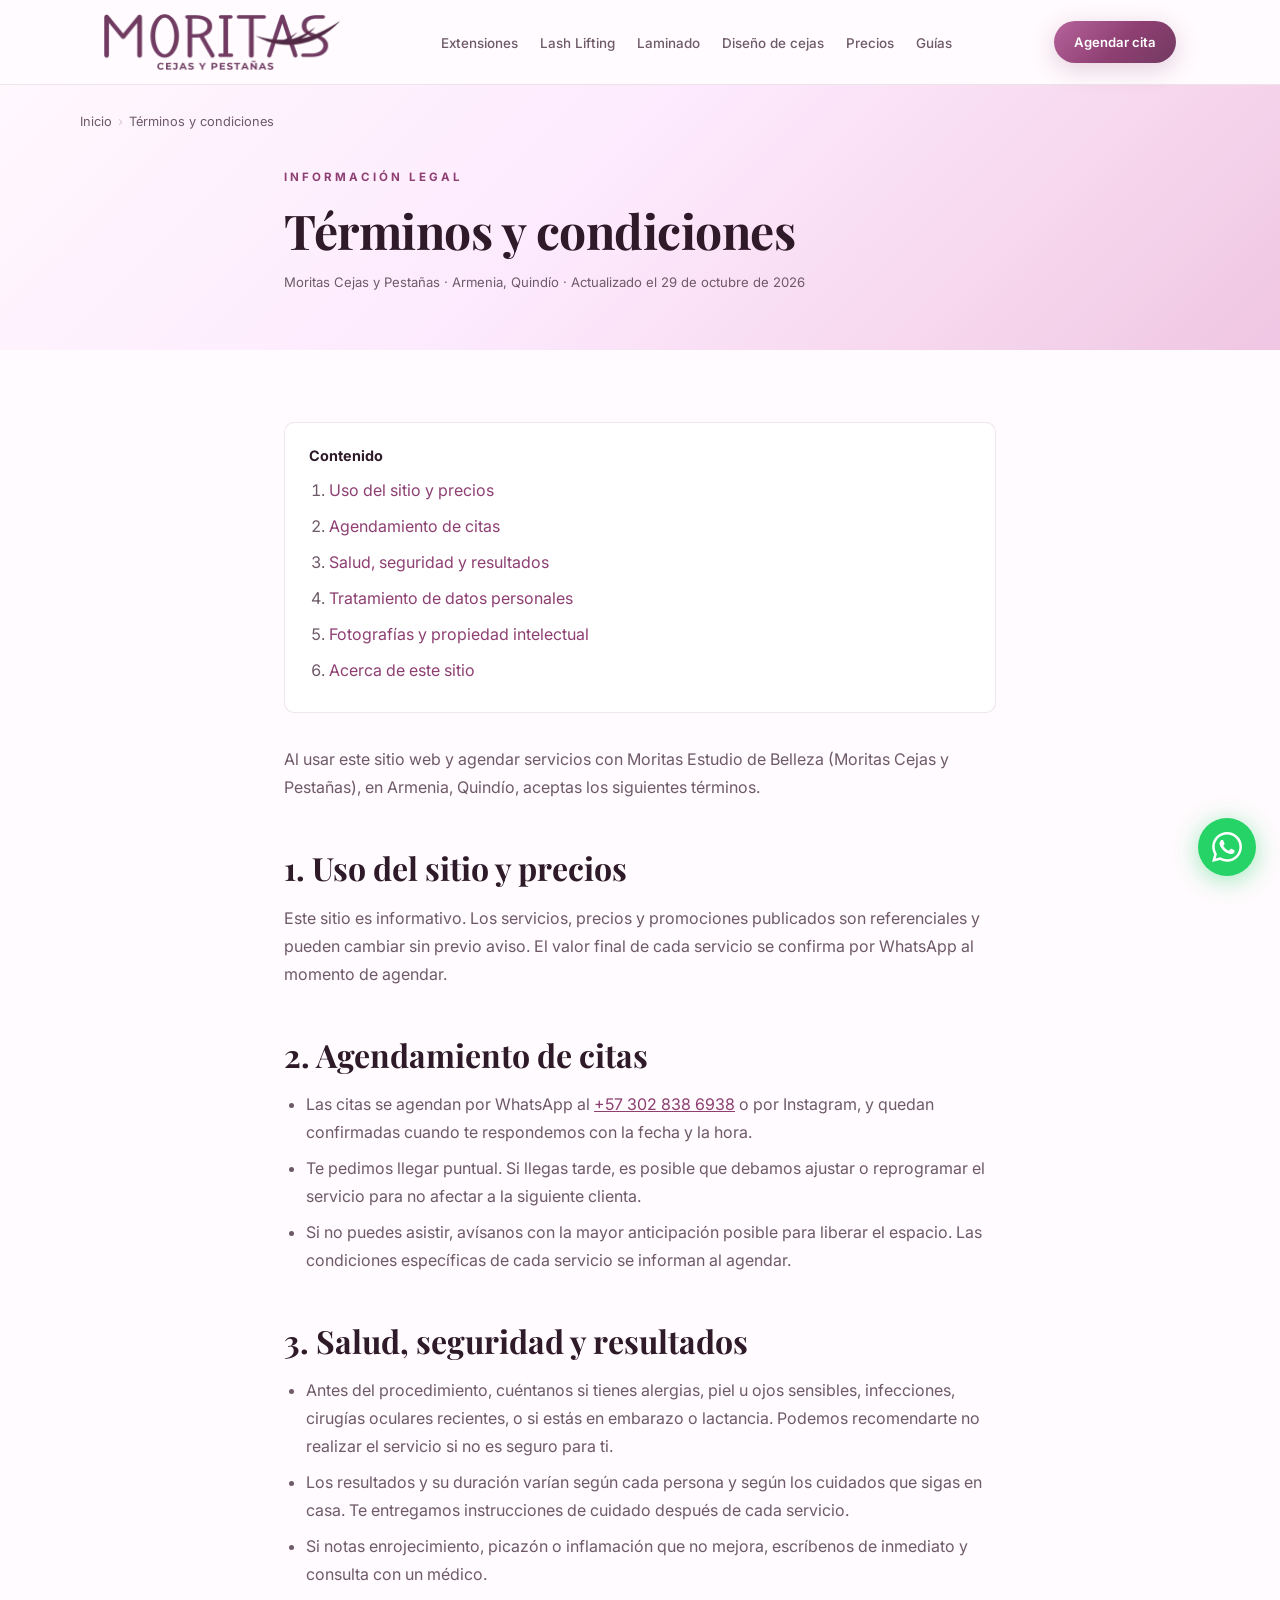
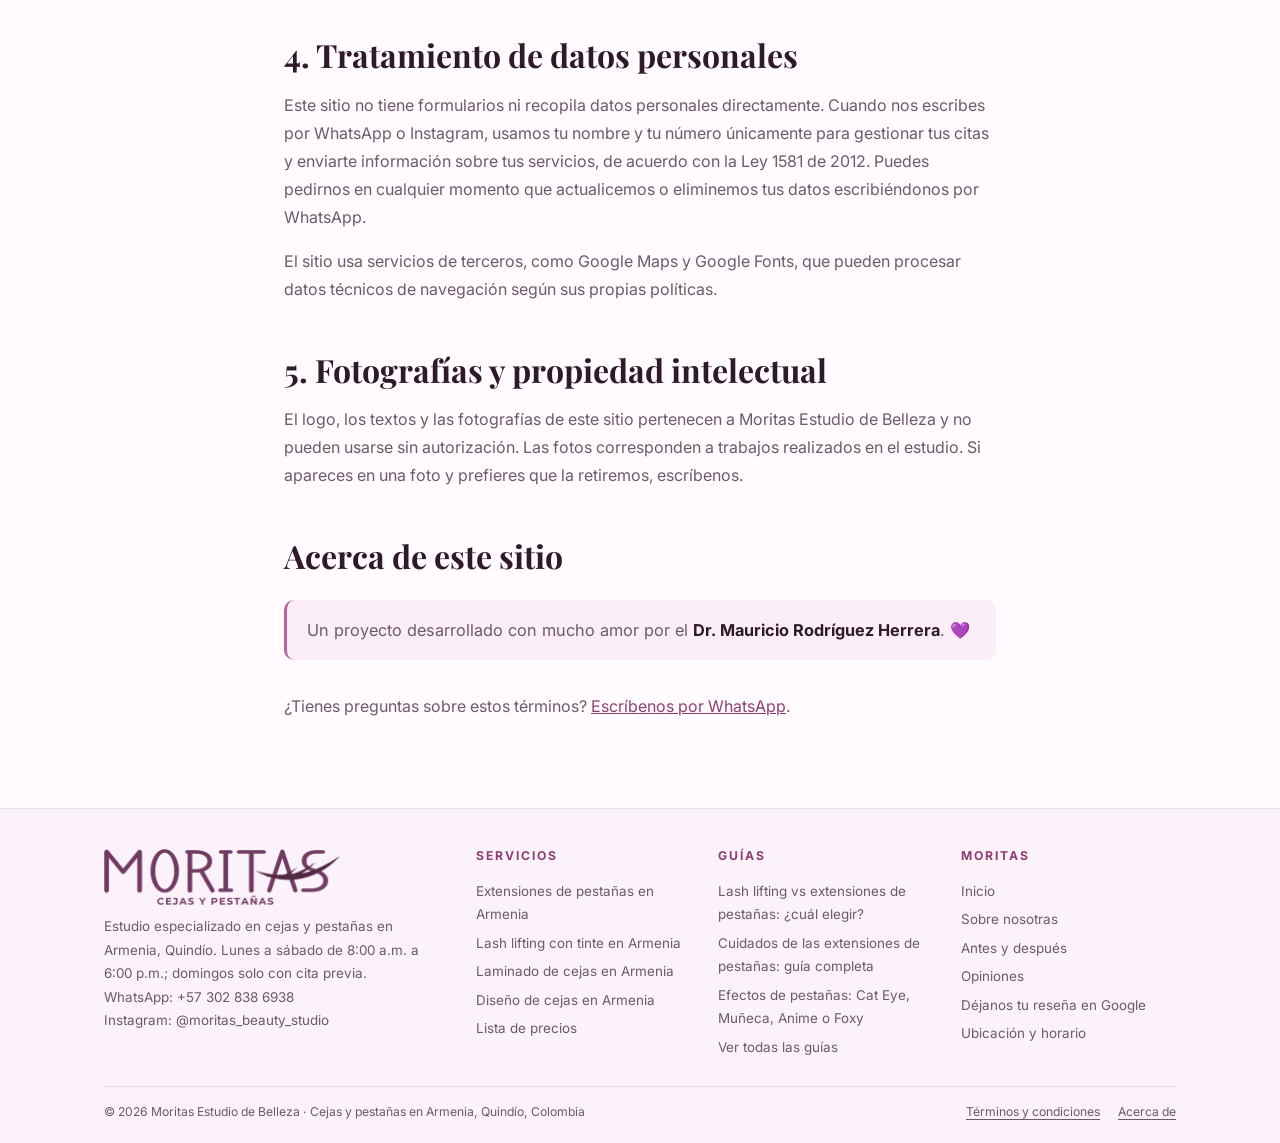
<file: terminos/index.html>
<!DOCTYPE html>
<html lang="es-CO">
<head>
<meta charset="UTF-8">
<meta name="viewport" content="width=device-width, initial-scale=1.0">
<title>Términos y Condiciones | Moritas Cejas y Pestañas</title>
<meta name="description" content="Términos y condiciones de uso del sitio y de agendamiento de citas en Moritas Cejas y Pestañas, Armenia, Quindío. Tratamiento de datos y acerca de este sitio.">
<meta name="robots" content="index, follow, max-snippet:-1, max-image-preview:large">
<link rel="canonical" href="https://cejasypestanasarmenia.com/terminos/">
<meta name="theme-color" content="#723A62">
<meta name="geo.region" content="CO-QUI">
<meta name="geo.placename" content="Armenia, Quindío">
<meta property="og:type" content="website">
<meta property="og:locale" content="es_CO">
<meta property="og:site_name" content="Moritas Estudio de Belleza">
<meta property="og:title" content="Términos y Condiciones | Moritas Cejas y Pestañas">
<meta property="og:description" content="Términos y condiciones de uso del sitio y de agendamiento de citas en Moritas Cejas y Pestañas, Armenia, Quindío. Tratamiento de datos y acerca de este sitio.">
<meta property="og:url" content="https://cejasypestanasarmenia.com/terminos/">
<meta property="og:image" content="https://cejasypestanasarmenia.com/images/og-image.jpg">
<meta name="twitter:card" content="summary_large_image">
<link rel="icon" href="/favicon.ico" sizes="any">
<link rel="icon" href="/favicon-48.png" type="image/png" sizes="48x48">
<link rel="icon" href="/favicon-96.png" type="image/png" sizes="96x96">
<link rel="manifest" href="/site.webmanifest">
<link rel="apple-touch-icon" href="/images/apple-touch-icon.png">
<script>try{if(localStorage.getItem('theme')==='dark')document.documentElement.setAttribute('data-theme','dark')}catch(e){}</script>
<link rel="preconnect" href="https://fonts.googleapis.com">
<link rel="preconnect" href="https://fonts.gstatic.com" crossorigin>
<link rel="preload" as="style" href="https://fonts.googleapis.com/css2?family=Playfair+Display:ital,wght@0,600;0,700;1,600&family=Inter:wght@400;500;600;700&display=swap" onload="this.onload=null;this.rel='stylesheet'">
<noscript><link rel="stylesheet" href="https://fonts.googleapis.com/css2?family=Playfair+Display:ital,wght@0,600;0,700;1,600&family=Inter:wght@400;500;600;700&display=swap"></noscript>
<link rel="stylesheet" href="/css/pages.css">
<script type="application/ld+json">
{
  "@context": "https://schema.org",
  "@graph": [
    {
      "@type": "WebPage",
      "@id": "https://cejasypestanasarmenia.com/terminos/#webpage",
      "url": "https://cejasypestanasarmenia.com/terminos/",
      "name": "Términos y Condiciones",
      "inLanguage": "es-CO",
      "dateModified": "2026-10-29",
      "creator": {
        "@type": "Person",
        "name": "Dr. Mauricio Rodríguez Herrera"
      },
      "isPartOf": {
        "@type": "WebSite",
        "url": "https://cejasypestanasarmenia.com/",
        "name": "Moritas Cejas y Pestañas"
      }
    },
    {
      "@type": "BreadcrumbList",
      "itemListElement": [
        {
          "@type": "ListItem",
          "position": 1,
          "name": "Inicio",
          "item": "https://cejasypestanasarmenia.com/"
        },
        {
          "@type": "ListItem",
          "position": 2,
          "name": "Términos y condiciones",
          "item": "https://cejasypestanasarmenia.com/terminos/"
        }
      ]
    }
  ]
}
</script>
<script async src="https://www.googletagmanager.com/gtag/js?id=G-8YPLM0EDCZ"></script><script>window.dataLayer=window.dataLayer||[];function gtag(){dataLayer.push(arguments);}gtag('js',new Date());gtag('config','G-8YPLM0EDCZ');</script></head>
<body>
<svg width="0" height="0" style="position:absolute" aria-hidden="true"><symbol id="wa" viewBox="0 0 24 24"><path d="M17.472 14.382c-.297-.149-1.758-.867-2.03-.967-.273-.099-.471-.148-.67.15-.197.297-.767.966-.94 1.164-.173.199-.347.223-.644.075-.297-.15-1.255-.463-2.39-1.475-.883-.788-1.48-1.761-1.653-2.059-.173-.297-.018-.458.13-.606.134-.133.298-.347.446-.52.149-.174.198-.298.298-.497.099-.198.05-.371-.025-.52-.075-.149-.669-1.612-.916-2.207-.242-.579-.487-.5-.669-.51-.173-.008-.371-.01-.57-.01-.198 0-.52.074-.792.372-.272.297-1.04 1.016-1.04 2.479 0 1.462 1.065 2.875 1.213 3.074.149.198 2.096 3.2 5.077 4.487.709.306 1.262.489 1.694.625.712.227 1.36.195 1.871.118.571-.085 1.758-.719 2.006-1.413.248-.694.248-1.289.173-1.413-.074-.124-.272-.198-.57-.347m-5.421 7.403h-.004a9.87 9.87 0 01-5.031-1.378l-.361-.214-3.741.982.998-3.648-.235-.374a9.86 9.86 0 01-1.51-5.26c.001-5.45 4.436-9.884 9.888-9.884 2.64 0 5.122 1.03 6.988 2.898a9.825 9.825 0 012.893 6.994c-.003 5.45-4.437 9.884-9.885 9.884m8.413-18.297A11.815 11.815 0 0012.05 0C5.495 0 .16 5.335.157 11.892c0 2.096.547 4.142 1.588 5.945L.057 24l6.305-1.654a11.882 11.882 0 005.683 1.448h.005c6.554 0 11.89-5.335 11.893-11.893a11.821 11.821 0 00-3.48-8.413z"/></symbol></svg>
<header class="site-header">
    <div class="container">
        <a href="/" class="logo" aria-label="Moritas Cejas y Pestañas - Inicio"><img class="logo-light" src="/images/brand/moritas-logo.webp" alt="Moritas Cejas y Pestañas" width="480" height="114"><img class="logo-dark" src="/images/brand/moritas-logo-light.webp" alt="" width="480" height="114" loading="lazy"></a>
        <nav aria-label="Servicios"><ul class="header-links"><li><a href="/extensiones-de-pestanas-armenia/">Extensiones</a></li><li><a href="/lash-lifting-armenia/">Lash Lifting</a></li><li><a href="/laminado-de-cejas-armenia/">Laminado</a></li><li><a href="/diseno-de-cejas-armenia/">Diseño de cejas</a></li><li><a href="/#precios">Precios</a></li><li><a href="/blog/">Guías</a></li></ul></nav>
        <a class="btn btn-primary btn-sm" href="https://wa.me/573028386938?text=Hola%20Moritas%20%F0%9F%AB%90%20vi%20la%20p%C3%A1gina%20web%20y%20tengo%20una%20pregunta" target="_blank" rel="noopener">Agendar cita</a>
    </div>
</header>
<main>
<section class="page-hero" style="padding-bottom:40px">
    <nav class="breadcrumb container" aria-label="Ruta de navegación"><ol><li><a href="/">Inicio</a></li><li aria-current="page">Términos y condiciones</li></ol></nav>
    <div class="container prose" style="margin-top:28px">
        <span class="eyebrow">Información legal</span>
        <h1 style="font-size:clamp(2rem,4.4vw,3rem);margin-bottom:12px">Términos y condiciones</h1>
        <p class="article-meta">Moritas Cejas y Pestañas · Armenia, Quindío · Actualizado el 29 de octubre de 2026</p>
    </div>
</section>

<article class="section">
    <div class="container prose">
        <nav class="toc" aria-label="Contenido">
            <strong>Contenido</strong>
            <ol>
                <li><a href="#uso-del-sitio">Uso del sitio y precios</a></li>
                <li><a href="#citas">Agendamiento de citas</a></li>
                <li><a href="#salud">Salud, seguridad y resultados</a></li>
                <li><a href="#datos">Tratamiento de datos personales</a></li>
                <li><a href="#propiedad">Fotografías y propiedad intelectual</a></li>
                <li><a href="#acerca-del-sitio">Acerca de este sitio</a></li>
            </ol>
        </nav>

        <p>Al usar este sitio web y agendar servicios con Moritas Estudio de Belleza (Moritas Cejas y Pestañas), en Armenia, Quindío, aceptas los siguientes términos.</p>

        <h2 id="uso-del-sitio">1. Uso del sitio y precios</h2>
        <p>Este sitio es informativo. Los servicios, precios y promociones publicados son referenciales y pueden cambiar sin previo aviso. El valor final de cada servicio se confirma por WhatsApp al momento de agendar.</p>

        <h2 id="citas">2. Agendamiento de citas</h2>
        <ul>
            <li>Las citas se agendan por WhatsApp al <a href="https://wa.me/573028386938" target="_blank" rel="noopener">+57 302 838 6938</a> o por Instagram, y quedan confirmadas cuando te respondemos con la fecha y la hora.</li>
            <li>Te pedimos llegar puntual. Si llegas tarde, es posible que debamos ajustar o reprogramar el servicio para no afectar a la siguiente clienta.</li>
            <li>Si no puedes asistir, avísanos con la mayor anticipación posible para liberar el espacio. Las condiciones específicas de cada servicio se informan al agendar.</li>
        </ul>

        <h2 id="salud">3. Salud, seguridad y resultados</h2>
        <ul>
            <li>Antes del procedimiento, cuéntanos si tienes alergias, piel u ojos sensibles, infecciones, cirugías oculares recientes, o si estás en embarazo o lactancia. Podemos recomendarte no realizar el servicio si no es seguro para ti.</li>
            <li>Los resultados y su duración varían según cada persona y según los cuidados que sigas en casa. Te entregamos instrucciones de cuidado después de cada servicio.</li>
            <li>Si notas enrojecimiento, picazón o inflamación que no mejora, escríbenos de inmediato y consulta con un médico.</li>
        </ul>

        <h2 id="datos">4. Tratamiento de datos personales</h2>
        <p>Este sitio no tiene formularios ni recopila datos personales directamente. Cuando nos escribes por WhatsApp o Instagram, usamos tu nombre y tu número únicamente para gestionar tus citas y enviarte información sobre tus servicios, de acuerdo con la Ley 1581 de 2012. Puedes pedirnos en cualquier momento que actualicemos o eliminemos tus datos escribiéndonos por WhatsApp.</p>
        <p>El sitio usa servicios de terceros, como Google Maps y Google Fonts, que pueden procesar datos técnicos de navegación según sus propias políticas.</p>

        <h2 id="propiedad">5. Fotografías y propiedad intelectual</h2>
        <p>El logo, los textos y las fotografías de este sitio pertenecen a Moritas Estudio de Belleza y no pueden usarse sin autorización. Las fotos corresponden a trabajos realizados en el estudio. Si apareces en una foto y prefieres que la retiremos, escríbenos.</p>

        <h2 id="acerca-del-sitio">Acerca de este sitio</h2>
        <p class="note" style="font-size:1.02rem">Un proyecto desarrollado con mucho amor por el <strong>Dr. Mauricio Rodríguez Herrera</strong>. &#128156;</p>

        <p style="margin-top:32px">¿Tienes preguntas sobre estos términos? <a href="https://wa.me/573028386938" target="_blank" rel="noopener">Escríbenos por WhatsApp</a>.</p>
    </div>
</article>
</main>
<footer class="site-footer">
    <div class="container">
        <div class="footer-cols">
            <div>
                <img class="logo-light" src="/images/brand/moritas-logo.webp" alt="Moritas Cejas y Pestañas" width="480" height="114" loading="lazy"><img class="logo-dark" src="/images/brand/moritas-logo-light.webp" alt="" width="480" height="114" loading="lazy">
                <p>Estudio especializado en cejas y pestañas en Armenia, Quindío. Lunes a sábado de 8:00 a.m. a 6:00 p.m.; domingos solo con cita previa.</p>
                <p>WhatsApp: <a href="https://wa.me/573028386938" target="_blank" rel="noopener">+57 302 838 6938</a><br>Instagram: <a href="https://www.instagram.com/moritas_beauty_studio" target="_blank" rel="noopener">@moritas_beauty_studio</a></p>
            </div>
            <div><h2>Servicios</h2><ul><li><a href="/extensiones-de-pestanas-armenia/">Extensiones de pestañas en Armenia</a></li><li><a href="/lash-lifting-armenia/">Lash lifting con tinte en Armenia</a></li><li><a href="/laminado-de-cejas-armenia/">Laminado de cejas en Armenia</a></li><li><a href="/diseno-de-cejas-armenia/">Diseño de cejas en Armenia</a></li><li><a href="/#precios">Lista de precios</a></li></ul></div>
            <div><h2>Guías</h2><ul><li><a href="/blog/lash-lifting-vs-extensiones-de-pestanas/">Lash lifting vs extensiones de pestañas: ¿cuál elegir?</a></li><li><a href="/blog/cuidados-extensiones-de-pestanas/">Cuidados de las extensiones de pestañas: guía completa</a></li><li><a href="/blog/efectos-de-pestanas/">Efectos de pestañas: Cat Eye, Muñeca, Anime o Foxy</a></li><li><a href="/blog/">Ver todas las guías</a></li></ul></div>
            <div><h2>Moritas</h2><ul><li><a href="/">Inicio</a></li><li><a href="/#sobre-mi">Sobre nosotras</a></li><li><a href="/#resultados">Antes y después</a></li><li><a href="/#testimonios">Opiniones</a></li><li><a href="https://search.google.com/local/writereview?placeid=ChIJT-CHQ1f1OI4RYqMkLMhXJBc" target="_blank" rel="noopener">Déjanos tu reseña en Google</a></li><li><a href="/#ubicacion">Ubicación y horario</a></li></ul></div>
        </div>
        <div class="footer-legal"><span>&copy; 2026 Moritas Estudio de Belleza &middot; Cejas y pestañas en Armenia, Quindío, Colombia</span><nav aria-label="Información legal"><a href="/terminos/">Términos y condiciones</a><a href="/terminos/#acerca-del-sitio">Acerca de</a></nav></div>
    </div>
</footer>
<a class="wa-float" href="https://wa.me/573028386938?text=Hola%20Moritas%20%F0%9F%AB%90%20vi%20la%20p%C3%A1gina%20web%20y%20tengo%20una%20pregunta" target="_blank" rel="noopener" aria-label="Escríbenos por WhatsApp"><svg aria-hidden="true"><use href="#wa"/></svg></a>
<div class="sticky-cta"><a href="https://wa.me/573028386938?text=Hola%20Moritas%20%F0%9F%AB%90%20vi%20la%20p%C3%A1gina%20web%20y%20tengo%20una%20pregunta" target="_blank" rel="noopener"><svg aria-hidden="true"><use href="#wa"/></svg><span>Agendar por WhatsApp</span></a></div>
</body>
</html>
</file>
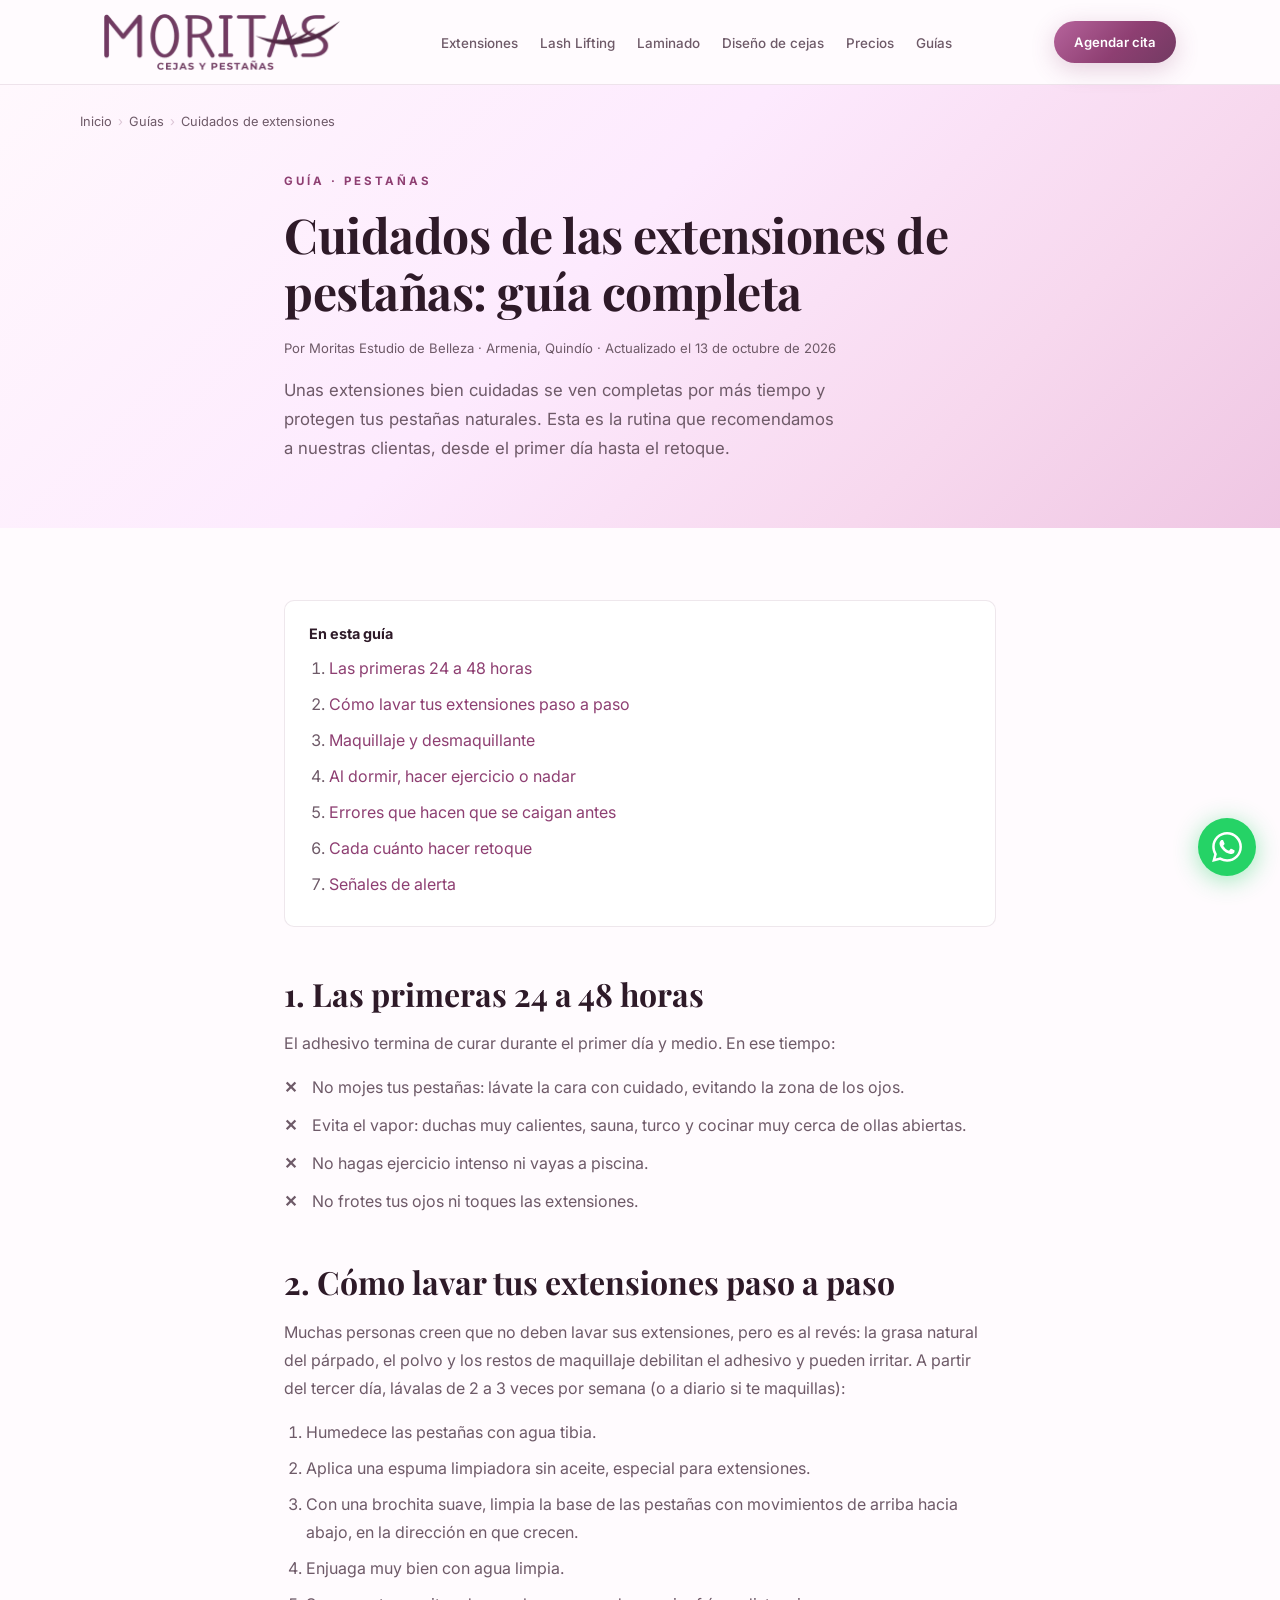
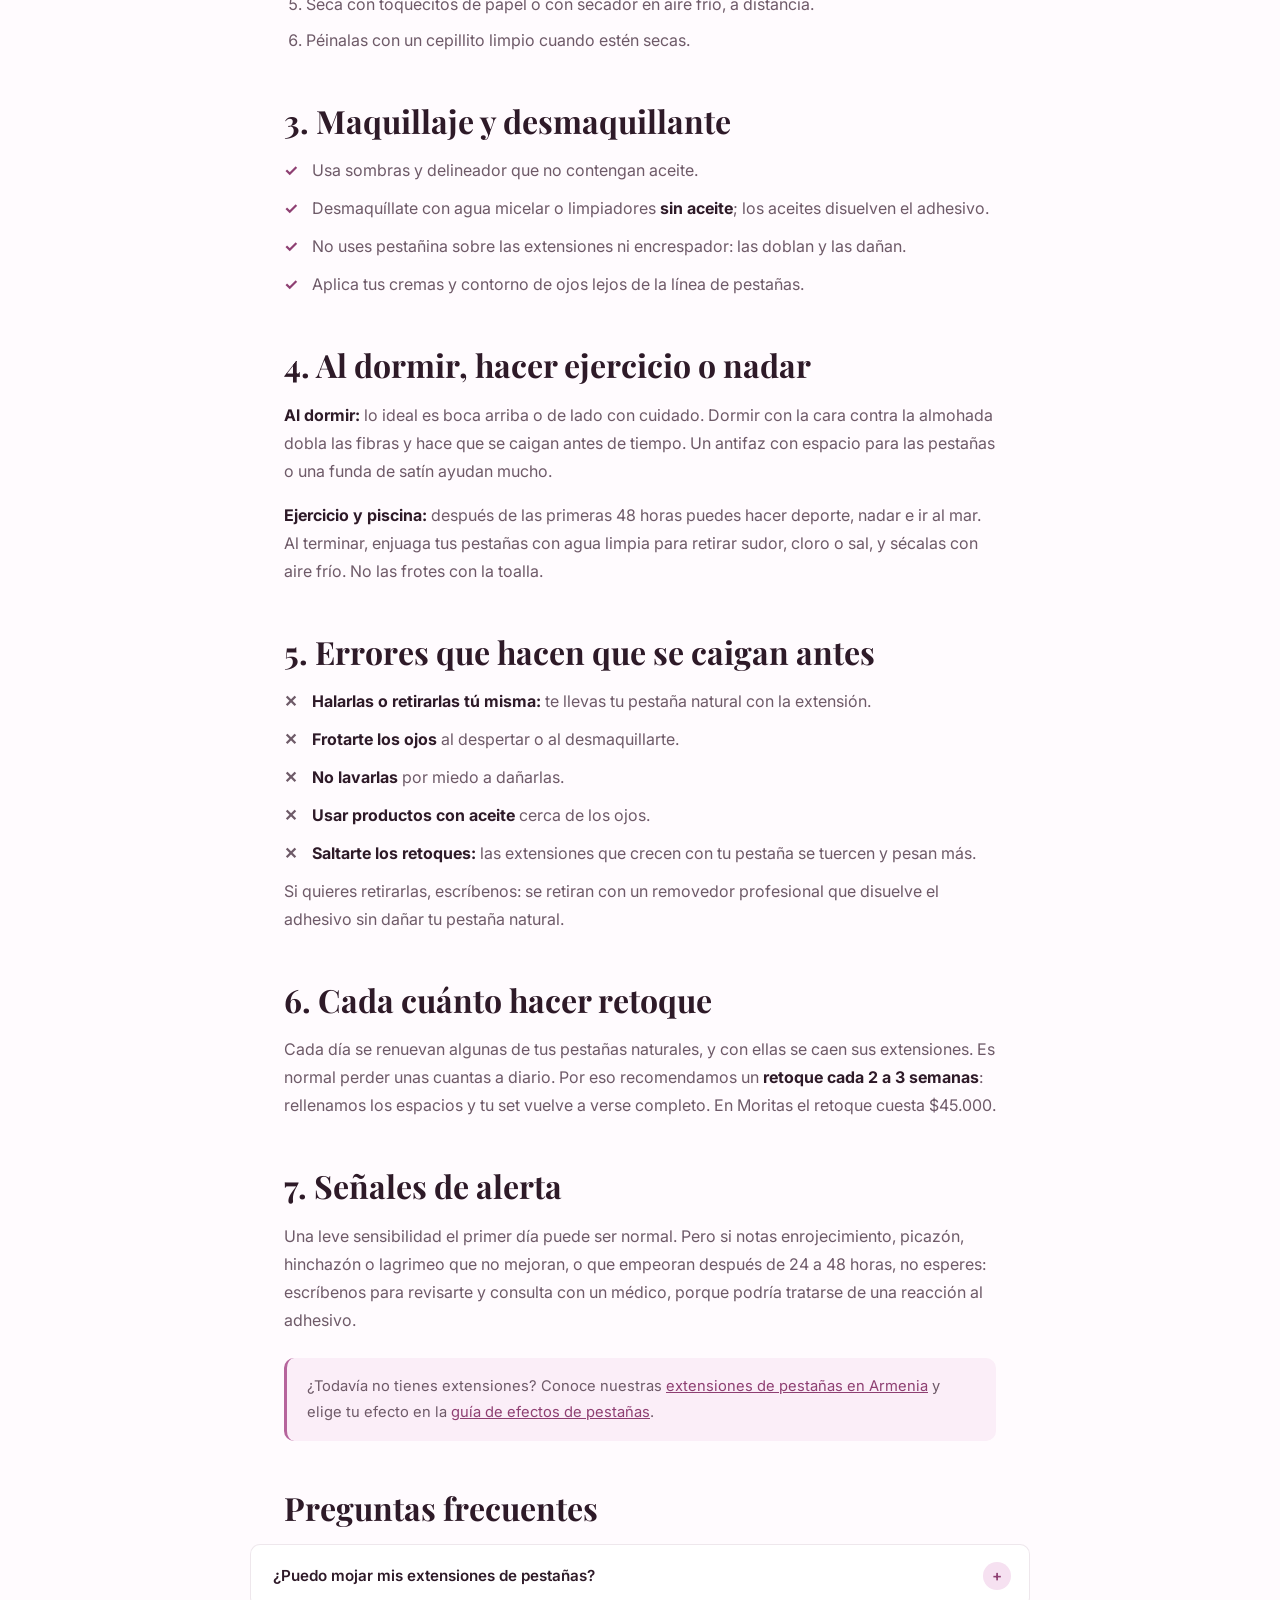
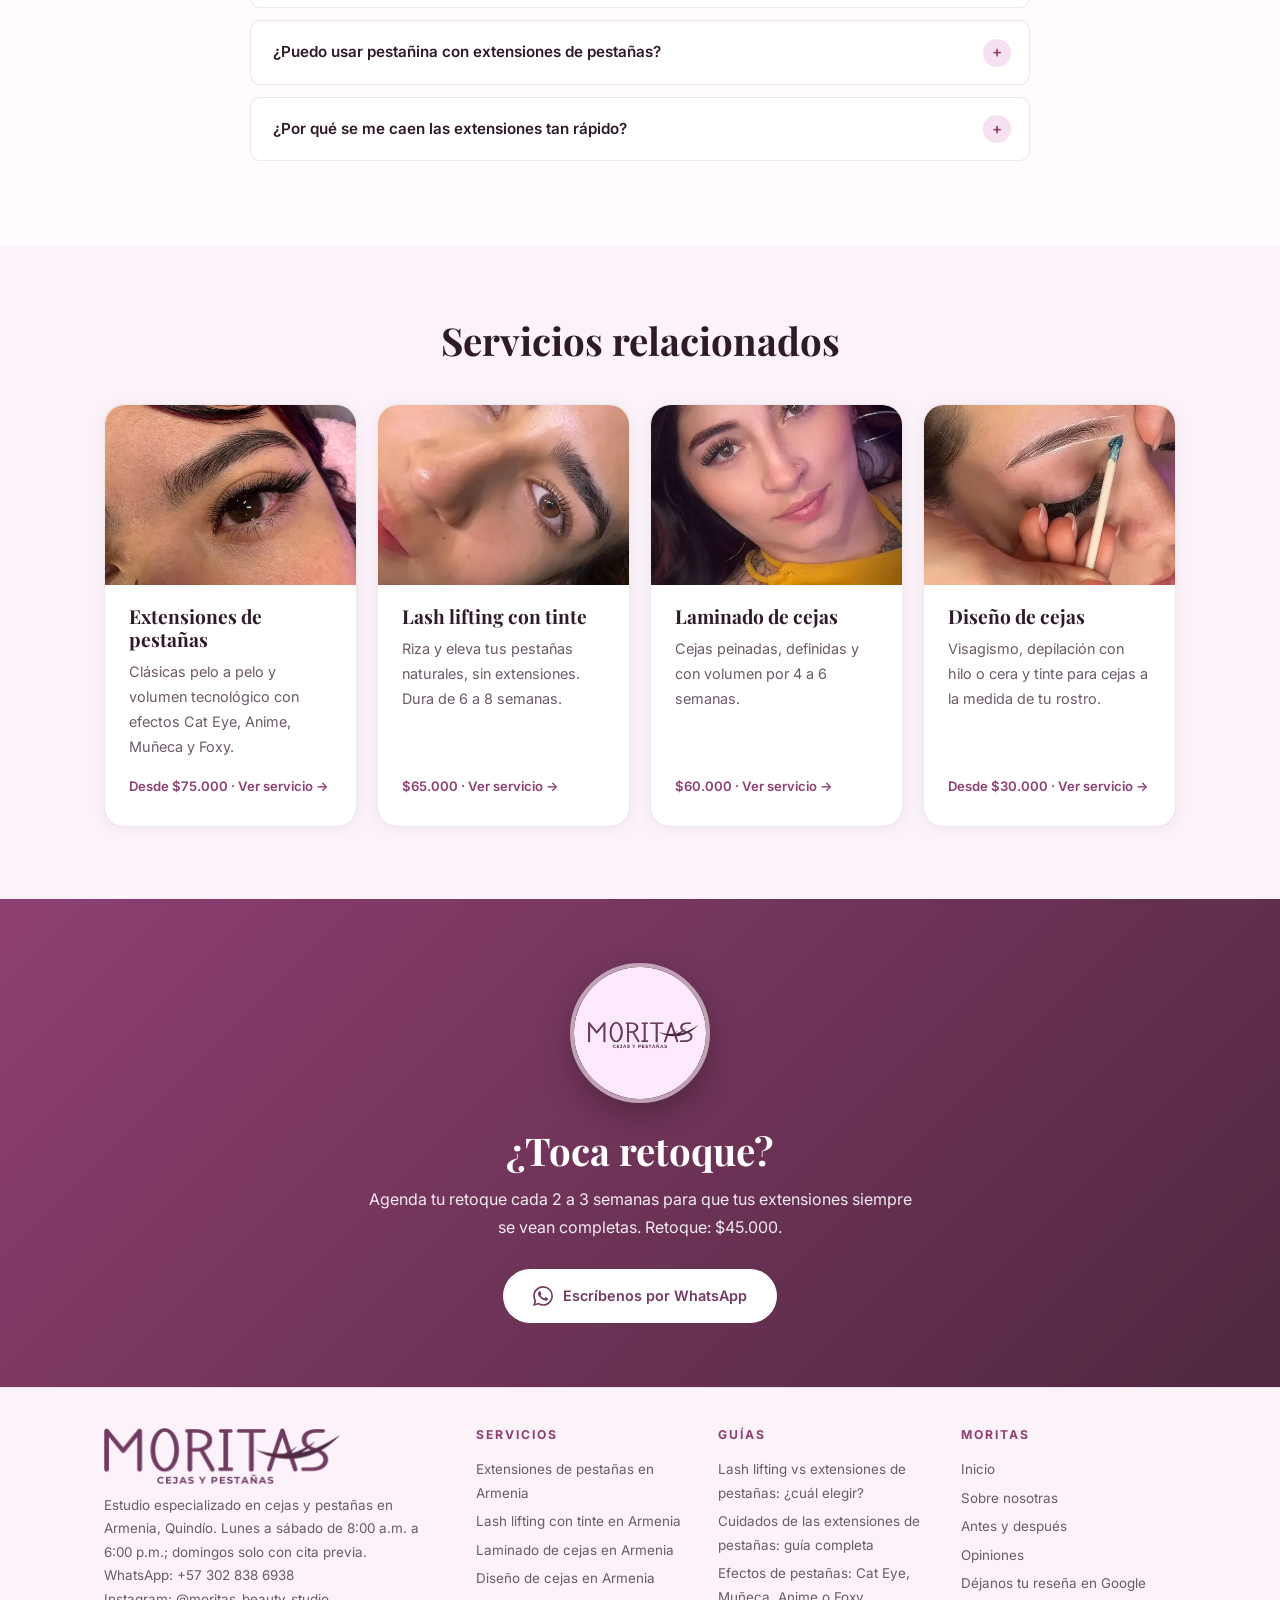
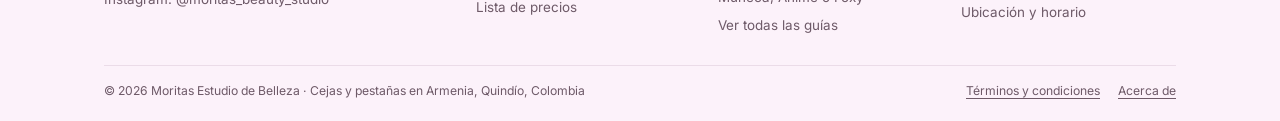
<file: blog/cuidados-extensiones-de-pestanas/index.html>
<!DOCTYPE html>
<html lang="es-CO">
<head>
<meta charset="UTF-8">
<meta name="viewport" content="width=device-width, initial-scale=1.0">
<title>Cuidados de las Extensiones de Pestañas: Guía Completa</title>
<meta name="description" content="Cómo cuidar tus extensiones de pestañas para que duren más: primeras 48 horas, cómo lavarlas, maquillaje, qué evitar y cada cuánto hacer retoque.">
<meta name="robots" content="index, follow, max-snippet:-1, max-image-preview:large">
<link rel="canonical" href="https://cejasypestanasarmenia.com/blog/cuidados-extensiones-de-pestanas/">
<meta name="theme-color" content="#723A62">
<meta name="geo.region" content="CO-QUI">
<meta name="geo.placename" content="Armenia, Quindío">
<meta property="og:type" content="article">
<meta property="og:locale" content="es_CO">
<meta property="og:site_name" content="Moritas Estudio de Belleza">
<meta property="og:title" content="Cuidados de las Extensiones de Pestañas: Guía Completa">
<meta property="og:description" content="Cómo cuidar tus extensiones de pestañas para que duren más: primeras 48 horas, cómo lavarlas, maquillaje, qué evitar y cada cuánto hacer retoque.">
<meta property="og:url" content="https://cejasypestanasarmenia.com/blog/cuidados-extensiones-de-pestanas/">
<meta property="og:image" content="https://cejasypestanasarmenia.com/images/ba-1-after.jpeg">
<meta name="twitter:card" content="summary_large_image">
<link rel="icon" href="/favicon.ico" sizes="any">
<link rel="icon" href="/favicon-48.png" type="image/png" sizes="48x48">
<link rel="icon" href="/favicon-96.png" type="image/png" sizes="96x96">
<link rel="manifest" href="/site.webmanifest">
<link rel="apple-touch-icon" href="/images/apple-touch-icon.png">
<script>try{if(localStorage.getItem('theme')==='dark')document.documentElement.setAttribute('data-theme','dark')}catch(e){}</script>
<link rel="preconnect" href="https://fonts.googleapis.com">
<link rel="preconnect" href="https://fonts.gstatic.com" crossorigin>
<link rel="preload" as="style" href="https://fonts.googleapis.com/css2?family=Playfair+Display:ital,wght@0,600;0,700;1,600&family=Inter:wght@400;500;600;700&display=swap" onload="this.onload=null;this.rel='stylesheet'">
<noscript><link rel="stylesheet" href="https://fonts.googleapis.com/css2?family=Playfair+Display:ital,wght@0,600;0,700;1,600&family=Inter:wght@400;500;600;700&display=swap"></noscript>
<link rel="stylesheet" href="/css/pages.css">
<script type="application/ld+json">
{
  "@context": "https://schema.org",
  "@graph": [
    {
      "@type": "BlogPosting",
      "@id": "https://cejasypestanasarmenia.com/blog/cuidados-extensiones-de-pestanas/#article",
      "headline": "Cuidados de las extensiones de pestañas: guía completa",
      "description": "Cómo cuidar tus extensiones de pestañas para que duren más: primeras 48 horas, cómo lavarlas, maquillaje, qué evitar y cada cuánto hacer retoque.",
      "image": "https://cejasypestanasarmenia.com/images/ba-1-after.jpeg",
      "datePublished": "2026-10-13",
      "dateModified": "2026-10-13",
      "inLanguage": "es-CO",
      "author": {
        "@type": "Organization",
        "name": "Moritas Estudio de Belleza",
        "url": "https://cejasypestanasarmenia.com/"
      },
      "publisher": {
        "@type": "Organization",
        "name": "Moritas Estudio de Belleza",
        "url": "https://cejasypestanasarmenia.com/",
        "logo": {
          "@type": "ImageObject",
          "url": "https://cejasypestanasarmenia.com/images/brand/icon-512.png"
        }
      },
      "mainEntityOfPage": "https://cejasypestanasarmenia.com/blog/cuidados-extensiones-de-pestanas/",
      "about": [
        "Extensiones de pestañas",
        "Cuidado de pestañas"
      ]
    },
    {
      "@type": "BreadcrumbList",
      "itemListElement": [
        {
          "@type": "ListItem",
          "position": 1,
          "name": "Inicio",
          "item": "https://cejasypestanasarmenia.com/"
        },
        {
          "@type": "ListItem",
          "position": 2,
          "name": "Guías",
          "item": "https://cejasypestanasarmenia.com/blog/"
        },
        {
          "@type": "ListItem",
          "position": 3,
          "name": "Cuidados de extensiones",
          "item": "https://cejasypestanasarmenia.com/blog/cuidados-extensiones-de-pestanas/"
        }
      ]
    },
    {
      "@type": "FAQPage",
      "mainEntity": [
        {
          "@type": "Question",
          "name": "¿Puedo mojar mis extensiones de pestañas?",
          "acceptedAnswer": {
            "@type": "Answer",
            "text": "Sí, pero no durante las primeras 24 a 48 horas, mientras el adhesivo termina de curar. Después puedes lavarlas, ducharte, hacer ejercicio y nadar; solo sécalas con suavidad y peínalas."
          }
        },
        {
          "@type": "Question",
          "name": "¿Puedo usar pestañina con extensiones de pestañas?",
          "acceptedAnswer": {
            "@type": "Answer",
            "text": "No es recomendable. La pestañina se pega a las fibras, es difícil de retirar sin frotar y acorta la duración de las extensiones. Si quieres más intensidad, pide un efecto más denso en tu próximo retoque."
          }
        },
        {
          "@type": "Question",
          "name": "¿Por qué se me caen las extensiones tan rápido?",
          "acceptedAnswer": {
            "@type": "Answer",
            "text": "Es normal perder algunas cada día con el ciclo natural de tus pestañas. Si se caen muchas en pocos días, suele deberse a productos con aceite, frotarse los ojos, dormir boca abajo o mojarlas antes de 48 horas."
          }
        }
      ]
    }
  ]
}
</script>
<script async src="https://www.googletagmanager.com/gtag/js?id=G-8YPLM0EDCZ"></script><script>window.dataLayer=window.dataLayer||[];function gtag(){dataLayer.push(arguments);}gtag('js',new Date());gtag('config','G-8YPLM0EDCZ');</script></head>
<body>
<svg width="0" height="0" style="position:absolute" aria-hidden="true"><symbol id="wa" viewBox="0 0 24 24"><path d="M17.472 14.382c-.297-.149-1.758-.867-2.03-.967-.273-.099-.471-.148-.67.15-.197.297-.767.966-.94 1.164-.173.199-.347.223-.644.075-.297-.15-1.255-.463-2.39-1.475-.883-.788-1.48-1.761-1.653-2.059-.173-.297-.018-.458.13-.606.134-.133.298-.347.446-.52.149-.174.198-.298.298-.497.099-.198.05-.371-.025-.52-.075-.149-.669-1.612-.916-2.207-.242-.579-.487-.5-.669-.51-.173-.008-.371-.01-.57-.01-.198 0-.52.074-.792.372-.272.297-1.04 1.016-1.04 2.479 0 1.462 1.065 2.875 1.213 3.074.149.198 2.096 3.2 5.077 4.487.709.306 1.262.489 1.694.625.712.227 1.36.195 1.871.118.571-.085 1.758-.719 2.006-1.413.248-.694.248-1.289.173-1.413-.074-.124-.272-.198-.57-.347m-5.421 7.403h-.004a9.87 9.87 0 01-5.031-1.378l-.361-.214-3.741.982.998-3.648-.235-.374a9.86 9.86 0 01-1.51-5.26c.001-5.45 4.436-9.884 9.888-9.884 2.64 0 5.122 1.03 6.988 2.898a9.825 9.825 0 012.893 6.994c-.003 5.45-4.437 9.884-9.885 9.884m8.413-18.297A11.815 11.815 0 0012.05 0C5.495 0 .16 5.335.157 11.892c0 2.096.547 4.142 1.588 5.945L.057 24l6.305-1.654a11.882 11.882 0 005.683 1.448h.005c6.554 0 11.89-5.335 11.893-11.893a11.821 11.821 0 00-3.48-8.413z"/></symbol></svg>
<header class="site-header">
    <div class="container">
        <a href="/" class="logo" aria-label="Moritas Cejas y Pestañas - Inicio"><img class="logo-light" src="/images/brand/moritas-logo.webp" alt="Moritas Cejas y Pestañas" width="480" height="114"><img class="logo-dark" src="/images/brand/moritas-logo-light.webp" alt="" width="480" height="114" loading="lazy"></a>
        <nav aria-label="Servicios"><ul class="header-links"><li><a href="/extensiones-de-pestanas-armenia/">Extensiones</a></li><li><a href="/lash-lifting-armenia/">Lash Lifting</a></li><li><a href="/laminado-de-cejas-armenia/">Laminado</a></li><li><a href="/diseno-de-cejas-armenia/">Diseño de cejas</a></li><li><a href="/#precios">Precios</a></li><li><a href="/blog/">Guías</a></li></ul></nav>
        <a class="btn btn-primary btn-sm" href="https://wa.me/573028386938?text=Hola%20Moritas%20%F0%9F%AB%90%20vi%20la%20p%C3%A1gina%20web%20y%20quiero%20agendar%20un%20retoque%20de%20extensiones" target="_blank" rel="noopener">Agendar cita</a>
    </div>
</header>
<main>
<section class="page-hero" style="padding-bottom:48px">
    <nav class="breadcrumb container" aria-label="Ruta de navegación"><ol><li><a href="/">Inicio</a></li><li><a href="/blog/">Guías</a></li><li aria-current="page">Cuidados de extensiones</li></ol></nav>
    <div class="container prose" style="margin-top:32px">
        <span class="eyebrow">Guía · Pestañas</span>
        <h1 style="font-size:clamp(2rem,4.4vw,3rem);margin-bottom:16px">Cuidados de las extensiones de pestañas: guía completa</h1>
        <p class="article-meta">Por Moritas Estudio de Belleza · Armenia, Quindío · Actualizado el 13 de octubre de 2026</p>
        <p class="lede">Unas extensiones bien cuidadas se ven completas por más tiempo y protegen tus pestañas naturales. Esta es la rutina que recomendamos a nuestras clientas, desde el primer día hasta el retoque.</p>
    </div>
</section>

<article class="section">
    <div class="container prose">
        <nav class="toc" aria-label="Contenido">
            <strong>En esta guía</strong>
            <ol>
                <li><a href="#primeras-48-horas">Las primeras 24 a 48 horas</a></li>
                <li><a href="#limpieza">Cómo lavar tus extensiones paso a paso</a></li>
                <li><a href="#maquillaje">Maquillaje y desmaquillante</a></li>
                <li><a href="#dormir">Al dormir, hacer ejercicio o nadar</a></li>
                <li><a href="#errores">Errores que hacen que se caigan antes</a></li>
                <li><a href="#retoque">Cada cuánto hacer retoque</a></li>
                <li><a href="#alerta">Señales de alerta</a></li>
            </ol>
        </nav>

        <h2 id="primeras-48-horas">1. Las primeras 24 a 48 horas</h2>
        <p>El adhesivo termina de curar durante el primer día y medio. En ese tiempo:</p>
        <ul class="cross-list">
            <li>No mojes tus pestañas: lávate la cara con cuidado, evitando la zona de los ojos.</li>
            <li>Evita el vapor: duchas muy calientes, sauna, turco y cocinar muy cerca de ollas abiertas.</li>
            <li>No hagas ejercicio intenso ni vayas a piscina.</li>
            <li>No frotes tus ojos ni toques las extensiones.</li>
        </ul>

        <h2 id="limpieza">2. Cómo lavar tus extensiones paso a paso</h2>
        <p>Muchas personas creen que no deben lavar sus extensiones, pero es al revés: la grasa natural del párpado, el polvo y los restos de maquillaje debilitan el adhesivo y pueden irritar. A partir del tercer día, lávalas de 2 a 3 veces por semana (o a diario si te maquillas):</p>
        <ol>
            <li>Humedece las pestañas con agua tibia.</li>
            <li>Aplica una espuma limpiadora sin aceite, especial para extensiones.</li>
            <li>Con una brochita suave, limpia la base de las pestañas con movimientos de arriba hacia abajo, en la dirección en que crecen.</li>
            <li>Enjuaga muy bien con agua limpia.</li>
            <li>Seca con toquecitos de papel o con secador en aire frío, a distancia.</li>
            <li>Péinalas con un cepillito limpio cuando estén secas.</li>
        </ol>

        <h2 id="maquillaje">3. Maquillaje y desmaquillante</h2>
        <ul class="check-list">
            <li>Usa sombras y delineador que no contengan aceite.</li>
            <li>Desmaquíllate con agua micelar o limpiadores <strong>sin aceite</strong>; los aceites disuelven el adhesivo.</li>
            <li>No uses pestañina sobre las extensiones ni encrespador: las doblan y las dañan.</li>
            <li>Aplica tus cremas y contorno de ojos lejos de la línea de pestañas.</li>
        </ul>

        <h2 id="dormir">4. Al dormir, hacer ejercicio o nadar</h2>
        <p><strong>Al dormir:</strong> lo ideal es boca arriba o de lado con cuidado. Dormir con la cara contra la almohada dobla las fibras y hace que se caigan antes de tiempo. Un antifaz con espacio para las pestañas o una funda de satín ayudan mucho.</p>
        <p><strong>Ejercicio y piscina:</strong> después de las primeras 48 horas puedes hacer deporte, nadar e ir al mar. Al terminar, enjuaga tus pestañas con agua limpia para retirar sudor, cloro o sal, y sécalas con aire frío. No las frotes con la toalla.</p>

        <h2 id="errores">5. Errores que hacen que se caigan antes</h2>
        <ul class="cross-list">
            <li><strong>Halarlas o retirarlas tú misma:</strong> te llevas tu pestaña natural con la extensión.</li>
            <li><strong>Frotarte los ojos</strong> al despertar o al desmaquillarte.</li>
            <li><strong>No lavarlas</strong> por miedo a dañarlas.</li>
            <li><strong>Usar productos con aceite</strong> cerca de los ojos.</li>
            <li><strong>Saltarte los retoques:</strong> las extensiones que crecen con tu pestaña se tuercen y pesan más.</li>
        </ul>
        <p>Si quieres retirarlas, escríbenos: se retiran con un removedor profesional que disuelve el adhesivo sin dañar tu pestaña natural.</p>

        <h2 id="retoque">6. Cada cuánto hacer retoque</h2>
        <p>Cada día se renuevan algunas de tus pestañas naturales, y con ellas se caen sus extensiones. Es normal perder unas cuantas a diario. Por eso recomendamos un <strong>retoque cada 2 a 3 semanas</strong>: rellenamos los espacios y tu set vuelve a verse completo. En Moritas el retoque cuesta $45.000.</p>

        <h2 id="alerta">7. Señales de alerta</h2>
        <p>Una leve sensibilidad el primer día puede ser normal. Pero si notas enrojecimiento, picazón, hinchazón o lagrimeo que no mejoran, o que empeoran después de 24 a 48 horas, no esperes: escríbenos para revisarte y consulta con un médico, porque podría tratarse de una reacción al adhesivo.</p>

        <p class="note">¿Todavía no tienes extensiones? Conoce nuestras <a href="/extensiones-de-pestanas-armenia/">extensiones de pestañas en Armenia</a> y elige tu efecto en la <a href="/blog/efectos-de-pestanas/">guía de efectos de pestañas</a>.</p>

        <h2 id="preguntas">Preguntas frecuentes</h2>
    </div>
    <div class="container" style="margin-top:8px">
        <div class="faq-list"><details><summary>¿Puedo mojar mis extensiones de pestañas?</summary><p>Sí, pero no durante las primeras 24 a 48 horas, mientras el adhesivo termina de curar. Después puedes lavarlas, ducharte, hacer ejercicio y nadar; solo sécalas con suavidad y peínalas.</p></details><details><summary>¿Puedo usar pestañina con extensiones de pestañas?</summary><p>No es recomendable. La pestañina se pega a las fibras, es difícil de retirar sin frotar y acorta la duración de las extensiones. Si quieres más intensidad, pide un efecto más denso en tu próximo retoque.</p></details><details><summary>¿Por qué se me caen las extensiones tan rápido?</summary><p>Es normal perder algunas cada día con el ciclo natural de tus pestañas. Si se caen muchas en pocos días, suele deberse a productos con aceite, frotarse los ojos, dormir boca abajo o mojarlas antes de 48 horas.</p></details></div>
    </div>
</article>

<section class="section alt">
    <div class="container">
        <div class="section-head">
            <h2>Servicios relacionados</h2>
        </div>
        <div class="cards"><a class="card" href="/extensiones-de-pestanas-armenia/"><div class="card-img"><img src="/images/ba-1-after.webp" srcset="/images/ba-1-after-480.webp 480w, /images/ba-1-after.webp 900w" sizes="(max-width: 640px) 92vw, 380px" alt="Extensiones de pestañas en Armenia, Quindío" loading="lazy" width="400" height="180"></div><h3>Extensiones de pestañas</h3><p>Clásicas pelo a pelo y volumen tecnológico con efectos Cat Eye, Anime, Muñeca y Foxy.</p><span class="card-link">Desde $75.000 · Ver servicio &rarr;</span></a><a class="card" href="/lash-lifting-armenia/"><div class="card-img"><img src="/images/service-lash-lifting.webp" srcset="/images/service-lash-lifting-480.webp 480w, /images/service-lash-lifting.webp 738w" sizes="(max-width: 640px) 92vw, 380px" alt="Lash lifting con tinte en Armenia, Quindío" loading="lazy" width="400" height="180"></div><h3>Lash lifting con tinte</h3><p>Riza y eleva tus pestañas naturales, sin extensiones. Dura de 6 a 8 semanas.</p><span class="card-link">$65.000 · Ver servicio &rarr;</span></a><a class="card" href="/laminado-de-cejas-armenia/"><div class="card-img"><img src="/images/gallery-1.webp" srcset="/images/gallery-1-480.webp 480w, /images/gallery-1.webp 738w" sizes="(max-width: 640px) 92vw, 380px" alt="Laminado de cejas en Armenia, Quindío" loading="lazy" width="400" height="180"></div><h3>Laminado de cejas</h3><p>Cejas peinadas, definidas y con volumen por 4 a 6 semanas.</p><span class="card-link">$60.000 · Ver servicio &rarr;</span></a><a class="card" href="/diseno-de-cejas-armenia/"><div class="card-img"><img src="/images/service-diseno.webp" srcset="/images/service-diseno-480.webp 480w, /images/service-diseno.webp 738w" sizes="(max-width: 640px) 92vw, 380px" alt="Diseño de cejas en Armenia, Quindío" loading="lazy" width="400" height="180"></div><h3>Diseño de cejas</h3><p>Visagismo, depilación con hilo o cera y tinte para cejas a la medida de tu rostro.</p><span class="card-link">Desde $30.000 · Ver servicio &rarr;</span></a></div>
    </div>
</section>

<section class="cta-band">
    <div class="container">
        <img class="cta-seal" src="/images/brand/moritas-sello-240.webp" alt="Moritas Cejas y Pestañas" width="240" height="240" loading="lazy">
        <h2>¿Toca retoque?</h2>
        <p>Agenda tu retoque cada 2 a 3 semanas para que tus extensiones siempre se vean completas. Retoque: $45.000.</p>
        <a class="btn" href="https://wa.me/573028386938?text=Hola%20Moritas%20%F0%9F%AB%90%20vi%20la%20p%C3%A1gina%20web%20y%20quiero%20agendar%20un%20retoque%20de%20extensiones" target="_blank" rel="noopener"><svg aria-hidden="true"><use href="#wa"/></svg><span>Escríbenos por WhatsApp</span></a>
    </div>
</section>

</main>
<footer class="site-footer">
    <div class="container">
        <div class="footer-cols">
            <div>
                <img class="logo-light" src="/images/brand/moritas-logo.webp" alt="Moritas Cejas y Pestañas" width="480" height="114" loading="lazy"><img class="logo-dark" src="/images/brand/moritas-logo-light.webp" alt="" width="480" height="114" loading="lazy">
                <p>Estudio especializado en cejas y pestañas en Armenia, Quindío. Lunes a sábado de 8:00 a.m. a 6:00 p.m.; domingos solo con cita previa.</p>
                <p>WhatsApp: <a href="https://wa.me/573028386938" target="_blank" rel="noopener">+57 302 838 6938</a><br>Instagram: <a href="https://www.instagram.com/moritas_beauty_studio" target="_blank" rel="noopener">@moritas_beauty_studio</a></p>
            </div>
            <div><h2>Servicios</h2><ul><li><a href="/extensiones-de-pestanas-armenia/">Extensiones de pestañas en Armenia</a></li><li><a href="/lash-lifting-armenia/">Lash lifting con tinte en Armenia</a></li><li><a href="/laminado-de-cejas-armenia/">Laminado de cejas en Armenia</a></li><li><a href="/diseno-de-cejas-armenia/">Diseño de cejas en Armenia</a></li><li><a href="/#precios">Lista de precios</a></li></ul></div>
            <div><h2>Guías</h2><ul><li><a href="/blog/lash-lifting-vs-extensiones-de-pestanas/">Lash lifting vs extensiones de pestañas: ¿cuál elegir?</a></li><li><a href="/blog/cuidados-extensiones-de-pestanas/">Cuidados de las extensiones de pestañas: guía completa</a></li><li><a href="/blog/efectos-de-pestanas/">Efectos de pestañas: Cat Eye, Muñeca, Anime o Foxy</a></li><li><a href="/blog/">Ver todas las guías</a></li></ul></div>
            <div><h2>Moritas</h2><ul><li><a href="/">Inicio</a></li><li><a href="/#sobre-mi">Sobre nosotras</a></li><li><a href="/#resultados">Antes y después</a></li><li><a href="/#testimonios">Opiniones</a></li><li><a href="https://search.google.com/local/writereview?placeid=ChIJT-CHQ1f1OI4RYqMkLMhXJBc" target="_blank" rel="noopener">Déjanos tu reseña en Google</a></li><li><a href="/#ubicacion">Ubicación y horario</a></li></ul></div>
        </div>
        <div class="footer-legal"><span>&copy; 2026 Moritas Estudio de Belleza &middot; Cejas y pestañas en Armenia, Quindío, Colombia</span><nav aria-label="Información legal"><a href="/terminos/">Términos y condiciones</a><a href="/terminos/#acerca-del-sitio">Acerca de</a></nav></div>
    </div>
</footer>
<a class="wa-float" href="https://wa.me/573028386938?text=Hola%20Moritas%20%F0%9F%AB%90%20vi%20la%20p%C3%A1gina%20web%20y%20quiero%20agendar%20un%20retoque%20de%20extensiones" target="_blank" rel="noopener" aria-label="Escríbenos por WhatsApp"><svg aria-hidden="true"><use href="#wa"/></svg></a>
<div class="sticky-cta"><a href="https://wa.me/573028386938?text=Hola%20Moritas%20%F0%9F%AB%90%20vi%20la%20p%C3%A1gina%20web%20y%20quiero%20agendar%20un%20retoque%20de%20extensiones" target="_blank" rel="noopener"><svg aria-hidden="true"><use href="#wa"/></svg><span>Agendar por WhatsApp</span></a></div>
</body>
</html>
</file>
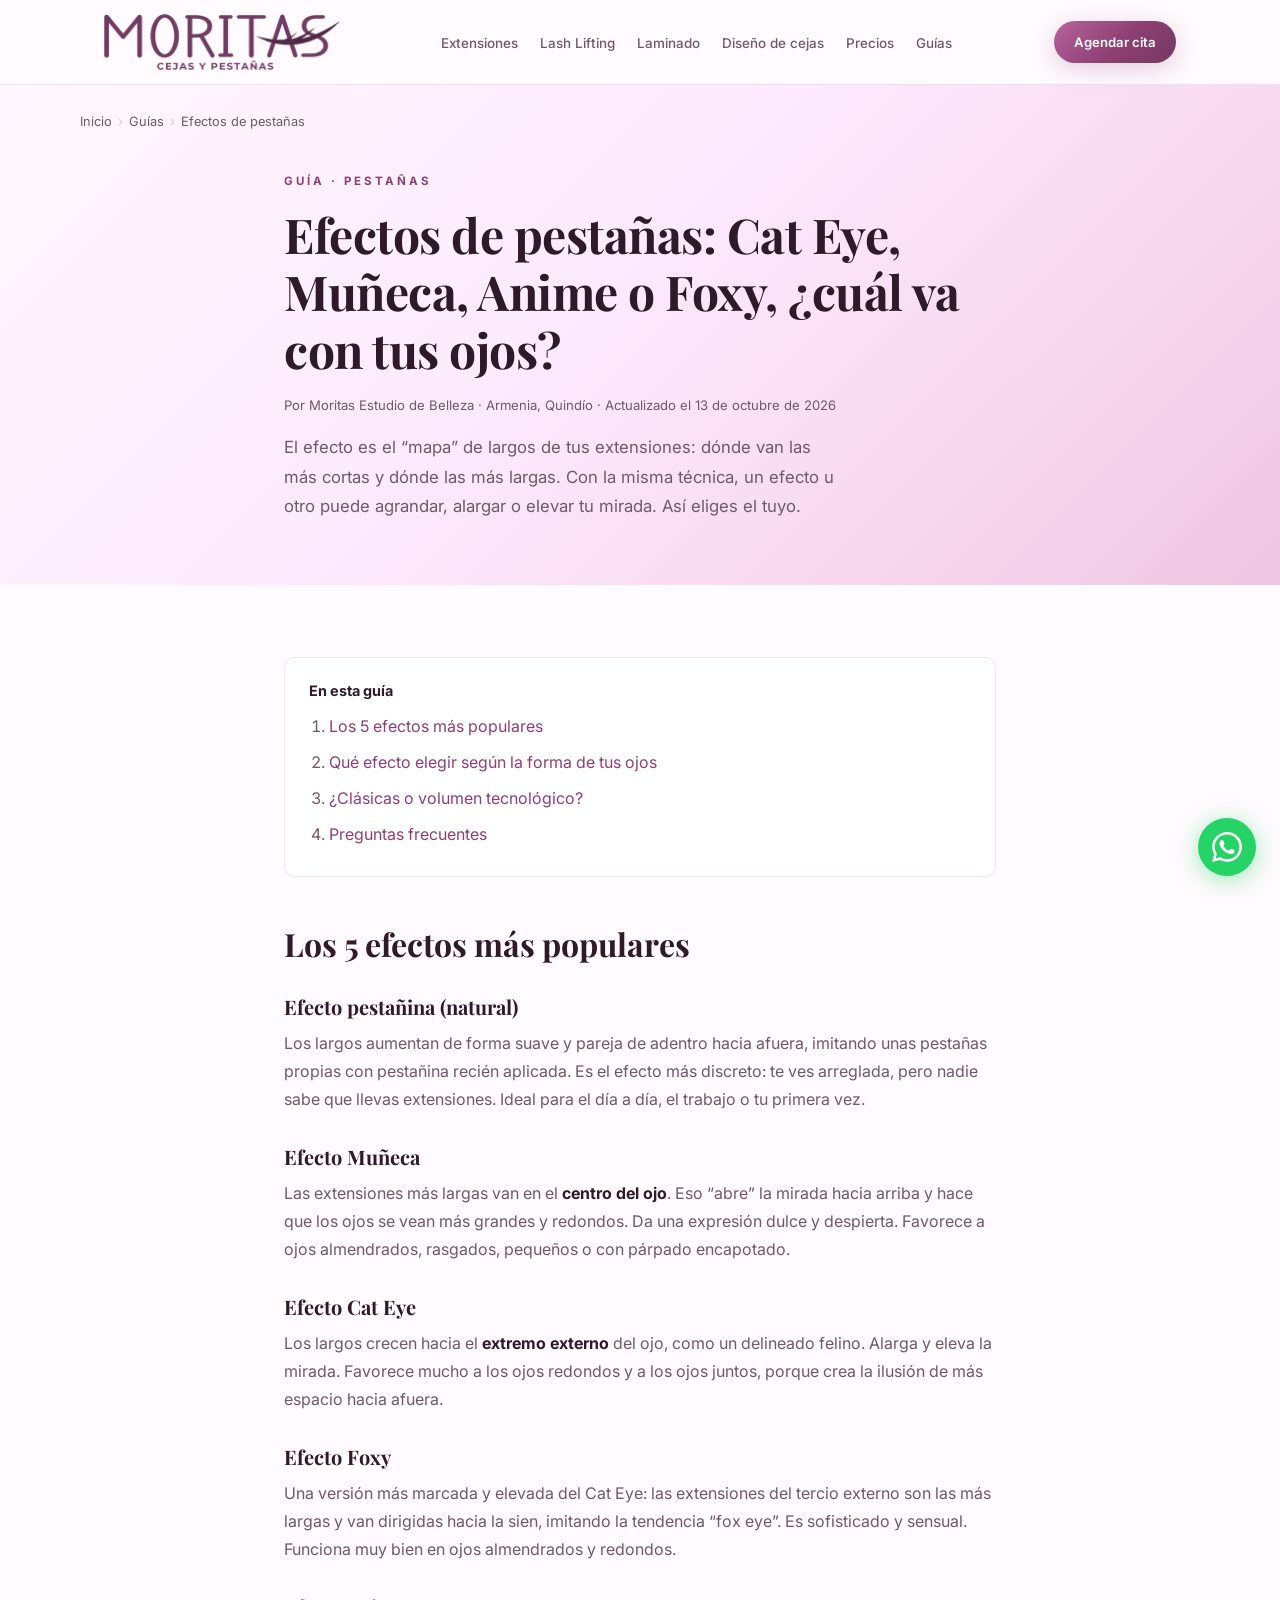
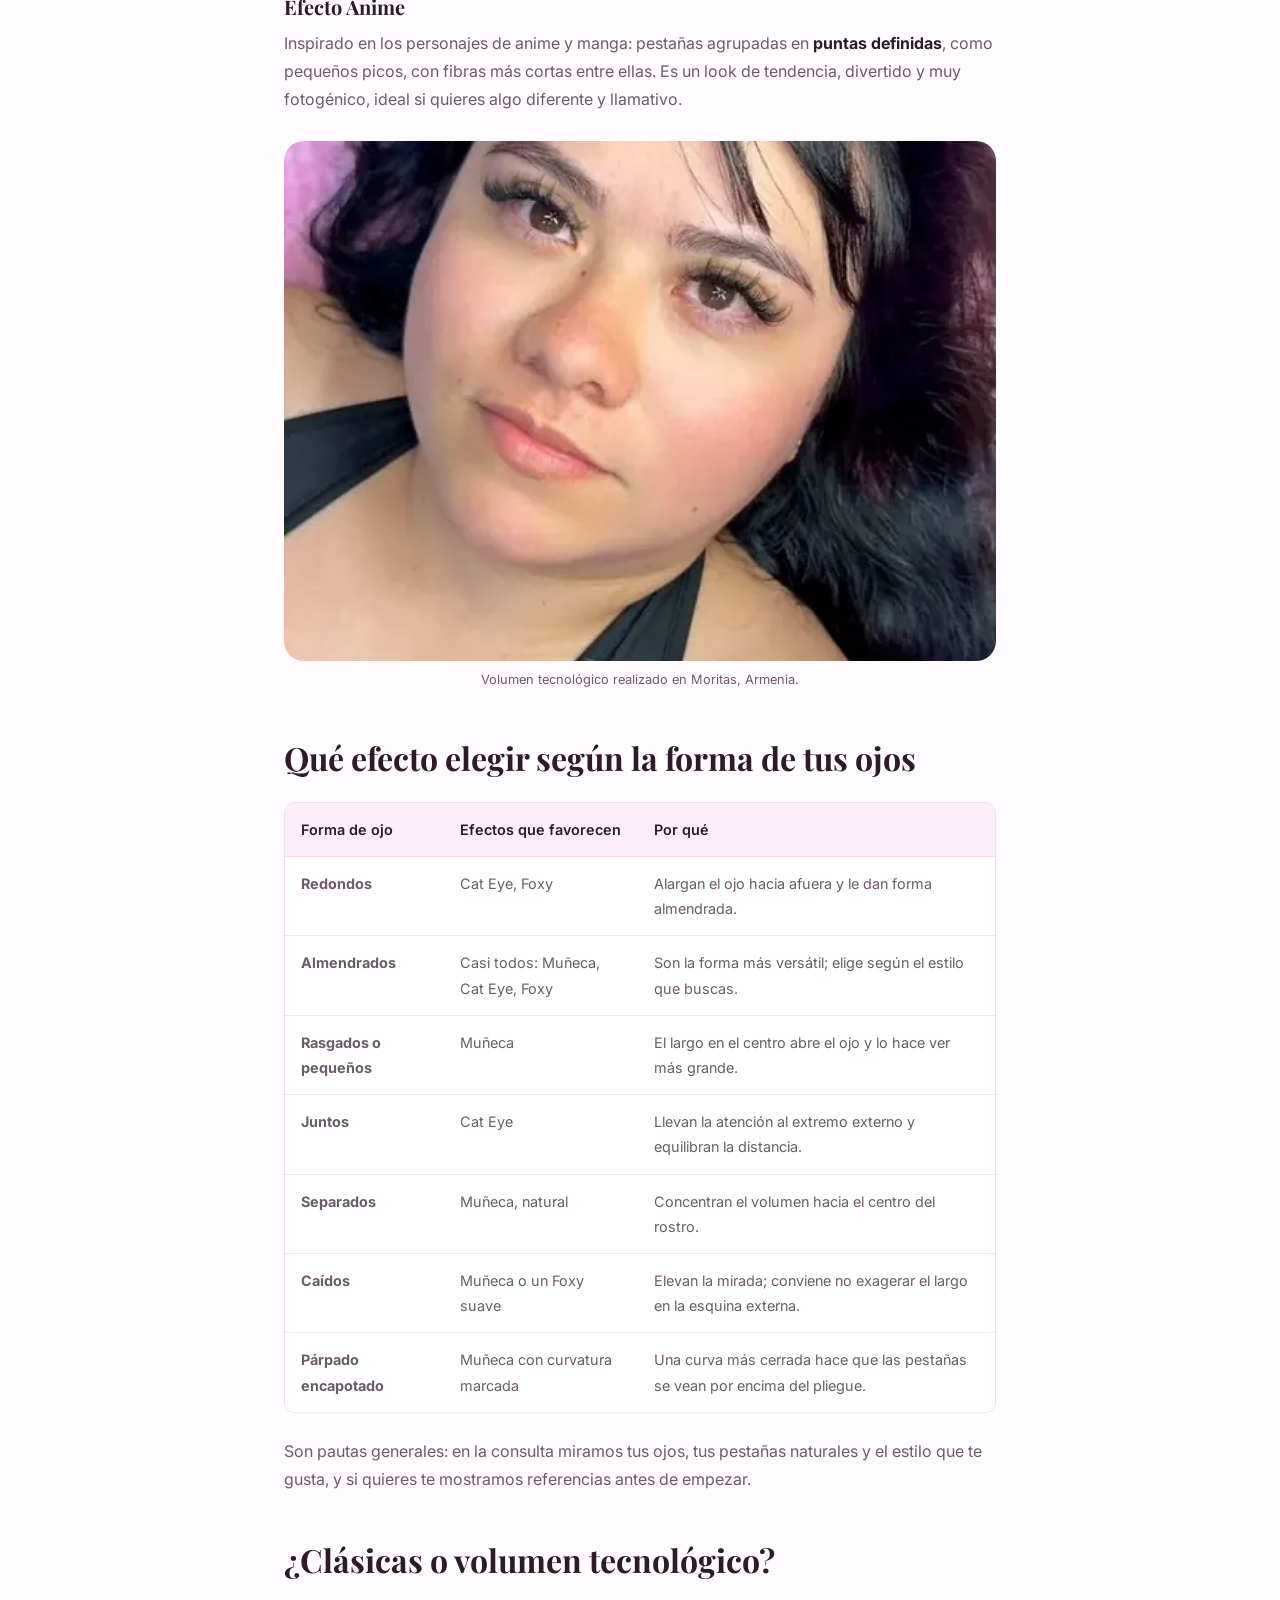
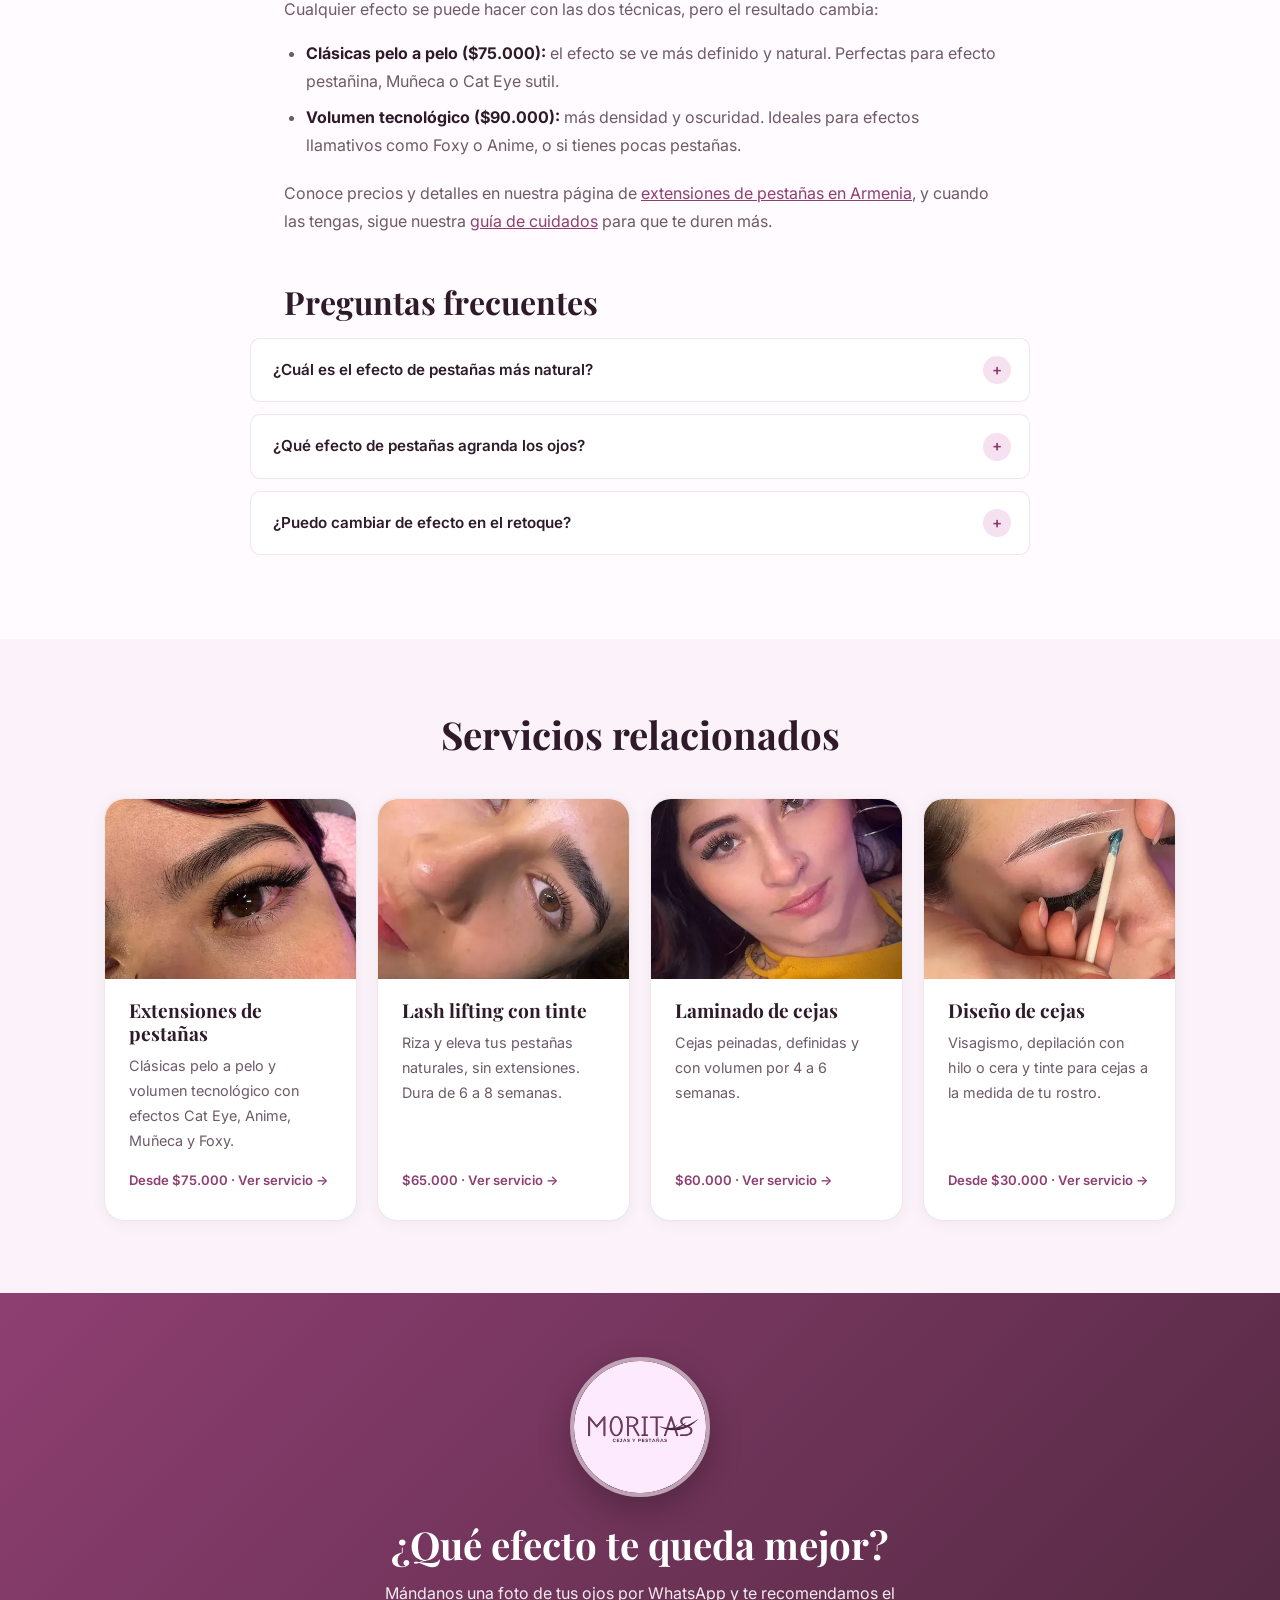
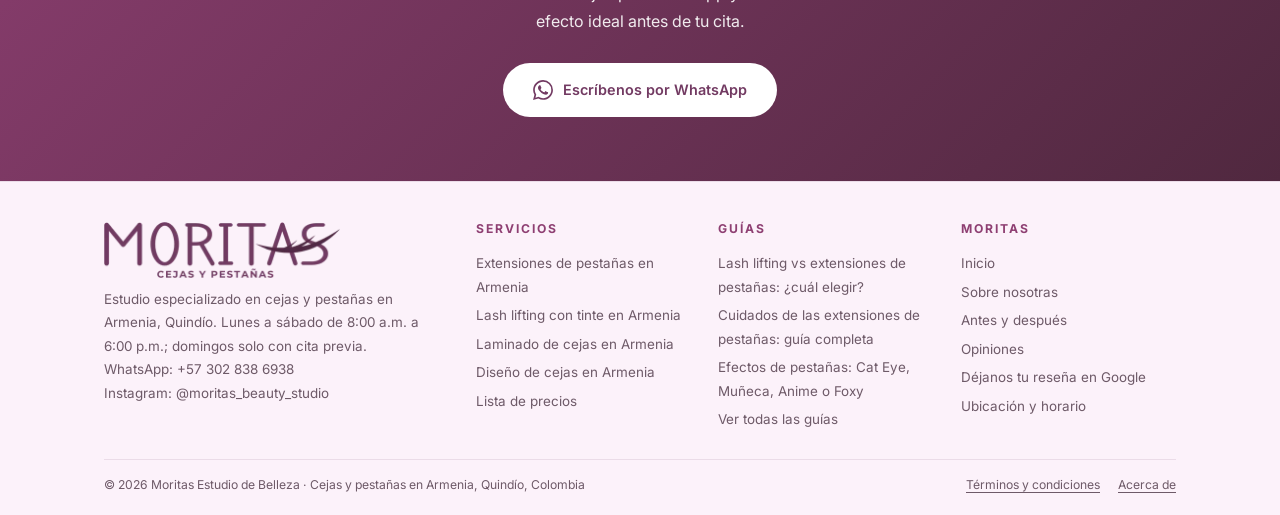
<file: blog/efectos-de-pestanas/index.html>
<!DOCTYPE html>
<html lang="es-CO">
<head>
<meta charset="UTF-8">
<meta name="viewport" content="width=device-width, initial-scale=1.0">
<title>Efectos de Pestañas: Cat Eye, Muñeca, Anime o Foxy</title>
<meta name="description" content="¿Cat Eye, Muñeca, Anime, Foxy o efecto pestañina? Te explicamos cada efecto de extensiones de pestañas y cuál favorece la forma de tus ojos.">
<meta name="robots" content="index, follow, max-snippet:-1, max-image-preview:large">
<link rel="canonical" href="https://cejasypestanasarmenia.com/blog/efectos-de-pestanas/">
<meta name="theme-color" content="#723A62">
<meta name="geo.region" content="CO-QUI">
<meta name="geo.placename" content="Armenia, Quindío">
<meta property="og:type" content="article">
<meta property="og:locale" content="es_CO">
<meta property="og:site_name" content="Moritas Estudio de Belleza">
<meta property="og:title" content="Efectos de Pestañas: Cat Eye, Muñeca, Anime o Foxy">
<meta property="og:description" content="¿Cat Eye, Muñeca, Anime, Foxy o efecto pestañina? Te explicamos cada efecto de extensiones de pestañas y cuál favorece la forma de tus ojos.">
<meta property="og:url" content="https://cejasypestanasarmenia.com/blog/efectos-de-pestanas/">
<meta property="og:image" content="https://cejasypestanasarmenia.com/images/gallery-5.jpeg">
<meta name="twitter:card" content="summary_large_image">
<link rel="icon" href="/favicon.ico" sizes="any">
<link rel="icon" href="/favicon-48.png" type="image/png" sizes="48x48">
<link rel="icon" href="/favicon-96.png" type="image/png" sizes="96x96">
<link rel="manifest" href="/site.webmanifest">
<link rel="apple-touch-icon" href="/images/apple-touch-icon.png">
<script>try{if(localStorage.getItem('theme')==='dark')document.documentElement.setAttribute('data-theme','dark')}catch(e){}</script>
<link rel="preconnect" href="https://fonts.googleapis.com">
<link rel="preconnect" href="https://fonts.gstatic.com" crossorigin>
<link rel="preload" as="style" href="https://fonts.googleapis.com/css2?family=Playfair+Display:ital,wght@0,600;0,700;1,600&family=Inter:wght@400;500;600;700&display=swap" onload="this.onload=null;this.rel='stylesheet'">
<noscript><link rel="stylesheet" href="https://fonts.googleapis.com/css2?family=Playfair+Display:ital,wght@0,600;0,700;1,600&family=Inter:wght@400;500;600;700&display=swap"></noscript>
<link rel="stylesheet" href="/css/pages.css">
<script type="application/ld+json">
{
  "@context": "https://schema.org",
  "@graph": [
    {
      "@type": "BlogPosting",
      "@id": "https://cejasypestanasarmenia.com/blog/efectos-de-pestanas/#article",
      "headline": "Efectos de pestañas: Cat Eye, Muñeca, Anime o Foxy, ¿cuál va con tus ojos?",
      "description": "¿Cat Eye, Muñeca, Anime, Foxy o efecto pestañina? Te explicamos cada efecto de extensiones de pestañas y cuál favorece la forma de tus ojos.",
      "image": "https://cejasypestanasarmenia.com/images/gallery-5.jpeg",
      "datePublished": "2026-10-13",
      "dateModified": "2026-10-13",
      "inLanguage": "es-CO",
      "author": {
        "@type": "Organization",
        "name": "Moritas Estudio de Belleza",
        "url": "https://cejasypestanasarmenia.com/"
      },
      "publisher": {
        "@type": "Organization",
        "name": "Moritas Estudio de Belleza",
        "url": "https://cejasypestanasarmenia.com/",
        "logo": {
          "@type": "ImageObject",
          "url": "https://cejasypestanasarmenia.com/images/brand/icon-512.png"
        }
      },
      "mainEntityOfPage": "https://cejasypestanasarmenia.com/blog/efectos-de-pestanas/",
      "about": [
        "Extensiones de pestañas",
        "Efectos de pestañas"
      ]
    },
    {
      "@type": "BreadcrumbList",
      "itemListElement": [
        {
          "@type": "ListItem",
          "position": 1,
          "name": "Inicio",
          "item": "https://cejasypestanasarmenia.com/"
        },
        {
          "@type": "ListItem",
          "position": 2,
          "name": "Guías",
          "item": "https://cejasypestanasarmenia.com/blog/"
        },
        {
          "@type": "ListItem",
          "position": 3,
          "name": "Efectos de pestañas",
          "item": "https://cejasypestanasarmenia.com/blog/efectos-de-pestanas/"
        }
      ]
    },
    {
      "@type": "FAQPage",
      "mainEntity": [
        {
          "@type": "Question",
          "name": "¿Cuál es el efecto de pestañas más natural?",
          "acceptedAnswer": {
            "@type": "Answer",
            "text": "El efecto pestañina con técnica clásica pelo a pelo. Los largos aumentan de forma pareja y el resultado parece tus propias pestañas con pestañina."
          }
        },
        {
          "@type": "Question",
          "name": "¿Qué efecto de pestañas agranda los ojos?",
          "acceptedAnswer": {
            "@type": "Answer",
            "text": "El efecto Muñeca, porque concentra las extensiones más largas en el centro del ojo y lo abre hacia arriba."
          }
        },
        {
          "@type": "Question",
          "name": "¿Puedo cambiar de efecto en el retoque?",
          "acceptedAnswer": {
            "@type": "Answer",
            "text": "Muchas veces sí, sobre todo si el cambio es entre efectos parecidos. Si quieres un cambio grande, por ejemplo de natural a Foxy, puede requerir una aplicación nueva. Cuéntanos al agendar y te asesoramos."
          }
        }
      ]
    }
  ]
}
</script>
<script async src="https://www.googletagmanager.com/gtag/js?id=G-8YPLM0EDCZ"></script><script>window.dataLayer=window.dataLayer||[];function gtag(){dataLayer.push(arguments);}gtag('js',new Date());gtag('config','G-8YPLM0EDCZ');</script></head>
<body>
<svg width="0" height="0" style="position:absolute" aria-hidden="true"><symbol id="wa" viewBox="0 0 24 24"><path d="M17.472 14.382c-.297-.149-1.758-.867-2.03-.967-.273-.099-.471-.148-.67.15-.197.297-.767.966-.94 1.164-.173.199-.347.223-.644.075-.297-.15-1.255-.463-2.39-1.475-.883-.788-1.48-1.761-1.653-2.059-.173-.297-.018-.458.13-.606.134-.133.298-.347.446-.52.149-.174.198-.298.298-.497.099-.198.05-.371-.025-.52-.075-.149-.669-1.612-.916-2.207-.242-.579-.487-.5-.669-.51-.173-.008-.371-.01-.57-.01-.198 0-.52.074-.792.372-.272.297-1.04 1.016-1.04 2.479 0 1.462 1.065 2.875 1.213 3.074.149.198 2.096 3.2 5.077 4.487.709.306 1.262.489 1.694.625.712.227 1.36.195 1.871.118.571-.085 1.758-.719 2.006-1.413.248-.694.248-1.289.173-1.413-.074-.124-.272-.198-.57-.347m-5.421 7.403h-.004a9.87 9.87 0 01-5.031-1.378l-.361-.214-3.741.982.998-3.648-.235-.374a9.86 9.86 0 01-1.51-5.26c.001-5.45 4.436-9.884 9.888-9.884 2.64 0 5.122 1.03 6.988 2.898a9.825 9.825 0 012.893 6.994c-.003 5.45-4.437 9.884-9.885 9.884m8.413-18.297A11.815 11.815 0 0012.05 0C5.495 0 .16 5.335.157 11.892c0 2.096.547 4.142 1.588 5.945L.057 24l6.305-1.654a11.882 11.882 0 005.683 1.448h.005c6.554 0 11.89-5.335 11.893-11.893a11.821 11.821 0 00-3.48-8.413z"/></symbol></svg>
<header class="site-header">
    <div class="container">
        <a href="/" class="logo" aria-label="Moritas Cejas y Pestañas - Inicio"><img class="logo-light" src="/images/brand/moritas-logo.webp" alt="Moritas Cejas y Pestañas" width="480" height="114"><img class="logo-dark" src="/images/brand/moritas-logo-light.webp" alt="" width="480" height="114" loading="lazy"></a>
        <nav aria-label="Servicios"><ul class="header-links"><li><a href="/extensiones-de-pestanas-armenia/">Extensiones</a></li><li><a href="/lash-lifting-armenia/">Lash Lifting</a></li><li><a href="/laminado-de-cejas-armenia/">Laminado</a></li><li><a href="/diseno-de-cejas-armenia/">Diseño de cejas</a></li><li><a href="/#precios">Precios</a></li><li><a href="/blog/">Guías</a></li></ul></nav>
        <a class="btn btn-primary btn-sm" href="https://wa.me/573028386938?text=Hola%20Moritas%20%F0%9F%AB%90%20vi%20la%20p%C3%A1gina%20web%20y%20quiero%20saber%20qu%C3%A9%20efecto%20de%20pesta%C3%B1as%20me%20queda%20mejor" target="_blank" rel="noopener">Agendar cita</a>
    </div>
</header>
<main>
<section class="page-hero" style="padding-bottom:48px">
    <nav class="breadcrumb container" aria-label="Ruta de navegación"><ol><li><a href="/">Inicio</a></li><li><a href="/blog/">Guías</a></li><li aria-current="page">Efectos de pestañas</li></ol></nav>
    <div class="container prose" style="margin-top:32px">
        <span class="eyebrow">Guía · Pestañas</span>
        <h1 style="font-size:clamp(2rem,4.4vw,3rem);margin-bottom:16px">Efectos de pestañas: Cat Eye, Muñeca, Anime o Foxy, ¿cuál va con tus ojos?</h1>
        <p class="article-meta">Por Moritas Estudio de Belleza · Armenia, Quindío · Actualizado el 13 de octubre de 2026</p>
        <p class="lede">El efecto es el “mapa” de largos de tus extensiones: dónde van las más cortas y dónde las más largas. Con la misma técnica, un efecto u otro puede agrandar, alargar o elevar tu mirada. Así eliges el tuyo.</p>
    </div>
</section>

<article class="section">
    <div class="container prose">
        <nav class="toc" aria-label="Contenido">
            <strong>En esta guía</strong>
            <ol>
                <li><a href="#efectos">Los 5 efectos más populares</a></li>
                <li><a href="#forma-de-ojo">Qué efecto elegir según la forma de tus ojos</a></li>
                <li><a href="#tecnica">¿Clásicas o volumen tecnológico?</a></li>
                <li><a href="#preguntas">Preguntas frecuentes</a></li>
            </ol>
        </nav>

        <h2 id="efectos">Los 5 efectos más populares</h2>

        <h3>Efecto pestañina (natural)</h3>
        <p>Los largos aumentan de forma suave y pareja de adentro hacia afuera, imitando unas pestañas propias con pestañina recién aplicada. Es el efecto más discreto: te ves arreglada, pero nadie sabe que llevas extensiones. Ideal para el día a día, el trabajo o tu primera vez.</p>

        <h3>Efecto Muñeca</h3>
        <p>Las extensiones más largas van en el <strong>centro del ojo</strong>. Eso “abre” la mirada hacia arriba y hace que los ojos se vean más grandes y redondos. Da una expresión dulce y despierta. Favorece a ojos almendrados, rasgados, pequeños o con párpado encapotado.</p>

        <h3>Efecto Cat Eye</h3>
        <p>Los largos crecen hacia el <strong>extremo externo</strong> del ojo, como un delineado felino. Alarga y eleva la mirada. Favorece mucho a los ojos redondos y a los ojos juntos, porque crea la ilusión de más espacio hacia afuera.</p>

        <h3>Efecto Foxy</h3>
        <p>Una versión más marcada y elevada del Cat Eye: las extensiones del tercio externo son las más largas y van dirigidas hacia la sien, imitando la tendencia “fox eye”. Es sofisticado y sensual. Funciona muy bien en ojos almendrados y redondos.</p>

        <h3>Efecto Anime</h3>
        <p>Inspirado en los personajes de anime y manga: pestañas agrupadas en <strong>puntas definidas</strong>, como pequeños picos, con fibras más cortas entre ellas. Es un look de tendencia, divertido y muy fotogénico, ideal si quieres algo diferente y llamativo.</p>

        <figure>
            <img src="/images/gallery-5.webp" srcset="/images/gallery-5-480.webp 480w, /images/gallery-5.webp 738w" sizes="(max-width: 640px) 92vw, 380px" alt="Extensiones de pestañas volumen tecnológico en Armenia - Moritas" width="738" height="1304" loading="lazy">
            <figcaption>Volumen tecnológico realizado en Moritas, Armenia.</figcaption>
        </figure>

        <h2 id="forma-de-ojo">Qué efecto elegir según la forma de tus ojos</h2>
        <div class="table-wrap">
            <table>
                <thead><tr><th>Forma de ojo</th><th>Efectos que favorecen</th><th>Por qué</th></tr></thead>
                <tbody>
                    <tr><td><strong>Redondos</strong></td><td>Cat Eye, Foxy</td><td>Alargan el ojo hacia afuera y le dan forma almendrada.</td></tr>
                    <tr><td><strong>Almendrados</strong></td><td>Casi todos: Muñeca, Cat Eye, Foxy</td><td>Son la forma más versátil; elige según el estilo que buscas.</td></tr>
                    <tr><td><strong>Rasgados o pequeños</strong></td><td>Muñeca</td><td>El largo en el centro abre el ojo y lo hace ver más grande.</td></tr>
                    <tr><td><strong>Juntos</strong></td><td>Cat Eye</td><td>Llevan la atención al extremo externo y equilibran la distancia.</td></tr>
                    <tr><td><strong>Separados</strong></td><td>Muñeca, natural</td><td>Concentran el volumen hacia el centro del rostro.</td></tr>
                    <tr><td><strong>Caídos</strong></td><td>Muñeca o un Foxy suave</td><td>Elevan la mirada; conviene no exagerar el largo en la esquina externa.</td></tr>
                    <tr><td><strong>Párpado encapotado</strong></td><td>Muñeca con curvatura marcada</td><td>Una curva más cerrada hace que las pestañas se vean por encima del pliegue.</td></tr>
                </tbody>
            </table>
        </div>
        <p>Son pautas generales: en la consulta miramos tus ojos, tus pestañas naturales y el estilo que te gusta, y si quieres te mostramos referencias antes de empezar.</p>

        <h2 id="tecnica">¿Clásicas o volumen tecnológico?</h2>
        <p>Cualquier efecto se puede hacer con las dos técnicas, pero el resultado cambia:</p>
        <ul>
            <li><strong>Clásicas pelo a pelo ($75.000):</strong> el efecto se ve más definido y natural. Perfectas para efecto pestañina, Muñeca o Cat Eye sutil.</li>
            <li><strong>Volumen tecnológico ($90.000):</strong> más densidad y oscuridad. Ideales para efectos llamativos como Foxy o Anime, o si tienes pocas pestañas.</li>
        </ul>
        <p>Conoce precios y detalles en nuestra página de <a href="/extensiones-de-pestanas-armenia/">extensiones de pestañas en Armenia</a>, y cuando las tengas, sigue nuestra <a href="/blog/cuidados-extensiones-de-pestanas/">guía de cuidados</a> para que te duren más.</p>

        <h2 id="preguntas">Preguntas frecuentes</h2>
    </div>
    <div class="container" style="margin-top:8px">
        <div class="faq-list"><details><summary>¿Cuál es el efecto de pestañas más natural?</summary><p>El efecto pestañina con técnica clásica pelo a pelo. Los largos aumentan de forma pareja y el resultado parece tus propias pestañas con pestañina.</p></details><details><summary>¿Qué efecto de pestañas agranda los ojos?</summary><p>El efecto Muñeca, porque concentra las extensiones más largas en el centro del ojo y lo abre hacia arriba.</p></details><details><summary>¿Puedo cambiar de efecto en el retoque?</summary><p>Muchas veces sí, sobre todo si el cambio es entre efectos parecidos. Si quieres un cambio grande, por ejemplo de natural a Foxy, puede requerir una aplicación nueva. Cuéntanos al agendar y te asesoramos.</p></details></div>
    </div>
</article>

<section class="section alt">
    <div class="container">
        <div class="section-head">
            <h2>Servicios relacionados</h2>
        </div>
        <div class="cards"><a class="card" href="/extensiones-de-pestanas-armenia/"><div class="card-img"><img src="/images/ba-1-after.webp" srcset="/images/ba-1-after-480.webp 480w, /images/ba-1-after.webp 900w" sizes="(max-width: 640px) 92vw, 380px" alt="Extensiones de pestañas en Armenia, Quindío" loading="lazy" width="400" height="180"></div><h3>Extensiones de pestañas</h3><p>Clásicas pelo a pelo y volumen tecnológico con efectos Cat Eye, Anime, Muñeca y Foxy.</p><span class="card-link">Desde $75.000 · Ver servicio &rarr;</span></a><a class="card" href="/lash-lifting-armenia/"><div class="card-img"><img src="/images/service-lash-lifting.webp" srcset="/images/service-lash-lifting-480.webp 480w, /images/service-lash-lifting.webp 738w" sizes="(max-width: 640px) 92vw, 380px" alt="Lash lifting con tinte en Armenia, Quindío" loading="lazy" width="400" height="180"></div><h3>Lash lifting con tinte</h3><p>Riza y eleva tus pestañas naturales, sin extensiones. Dura de 6 a 8 semanas.</p><span class="card-link">$65.000 · Ver servicio &rarr;</span></a><a class="card" href="/laminado-de-cejas-armenia/"><div class="card-img"><img src="/images/gallery-1.webp" srcset="/images/gallery-1-480.webp 480w, /images/gallery-1.webp 738w" sizes="(max-width: 640px) 92vw, 380px" alt="Laminado de cejas en Armenia, Quindío" loading="lazy" width="400" height="180"></div><h3>Laminado de cejas</h3><p>Cejas peinadas, definidas y con volumen por 4 a 6 semanas.</p><span class="card-link">$60.000 · Ver servicio &rarr;</span></a><a class="card" href="/diseno-de-cejas-armenia/"><div class="card-img"><img src="/images/service-diseno.webp" srcset="/images/service-diseno-480.webp 480w, /images/service-diseno.webp 738w" sizes="(max-width: 640px) 92vw, 380px" alt="Diseño de cejas en Armenia, Quindío" loading="lazy" width="400" height="180"></div><h3>Diseño de cejas</h3><p>Visagismo, depilación con hilo o cera y tinte para cejas a la medida de tu rostro.</p><span class="card-link">Desde $30.000 · Ver servicio &rarr;</span></a></div>
    </div>
</section>

<section class="cta-band">
    <div class="container">
        <img class="cta-seal" src="/images/brand/moritas-sello-240.webp" alt="Moritas Cejas y Pestañas" width="240" height="240" loading="lazy">
        <h2>¿Qué efecto te queda mejor?</h2>
        <p>Mándanos una foto de tus ojos por WhatsApp y te recomendamos el efecto ideal antes de tu cita.</p>
        <a class="btn" href="https://wa.me/573028386938?text=Hola%20Moritas%20%F0%9F%AB%90%20vi%20la%20p%C3%A1gina%20web%20y%20quiero%20saber%20qu%C3%A9%20efecto%20de%20pesta%C3%B1as%20me%20queda%20mejor" target="_blank" rel="noopener"><svg aria-hidden="true"><use href="#wa"/></svg><span>Escríbenos por WhatsApp</span></a>
    </div>
</section>

</main>
<footer class="site-footer">
    <div class="container">
        <div class="footer-cols">
            <div>
                <img class="logo-light" src="/images/brand/moritas-logo.webp" alt="Moritas Cejas y Pestañas" width="480" height="114" loading="lazy"><img class="logo-dark" src="/images/brand/moritas-logo-light.webp" alt="" width="480" height="114" loading="lazy">
                <p>Estudio especializado en cejas y pestañas en Armenia, Quindío. Lunes a sábado de 8:00 a.m. a 6:00 p.m.; domingos solo con cita previa.</p>
                <p>WhatsApp: <a href="https://wa.me/573028386938" target="_blank" rel="noopener">+57 302 838 6938</a><br>Instagram: <a href="https://www.instagram.com/moritas_beauty_studio" target="_blank" rel="noopener">@moritas_beauty_studio</a></p>
            </div>
            <div><h2>Servicios</h2><ul><li><a href="/extensiones-de-pestanas-armenia/">Extensiones de pestañas en Armenia</a></li><li><a href="/lash-lifting-armenia/">Lash lifting con tinte en Armenia</a></li><li><a href="/laminado-de-cejas-armenia/">Laminado de cejas en Armenia</a></li><li><a href="/diseno-de-cejas-armenia/">Diseño de cejas en Armenia</a></li><li><a href="/#precios">Lista de precios</a></li></ul></div>
            <div><h2>Guías</h2><ul><li><a href="/blog/lash-lifting-vs-extensiones-de-pestanas/">Lash lifting vs extensiones de pestañas: ¿cuál elegir?</a></li><li><a href="/blog/cuidados-extensiones-de-pestanas/">Cuidados de las extensiones de pestañas: guía completa</a></li><li><a href="/blog/efectos-de-pestanas/">Efectos de pestañas: Cat Eye, Muñeca, Anime o Foxy</a></li><li><a href="/blog/">Ver todas las guías</a></li></ul></div>
            <div><h2>Moritas</h2><ul><li><a href="/">Inicio</a></li><li><a href="/#sobre-mi">Sobre nosotras</a></li><li><a href="/#resultados">Antes y después</a></li><li><a href="/#testimonios">Opiniones</a></li><li><a href="https://search.google.com/local/writereview?placeid=ChIJT-CHQ1f1OI4RYqMkLMhXJBc" target="_blank" rel="noopener">Déjanos tu reseña en Google</a></li><li><a href="/#ubicacion">Ubicación y horario</a></li></ul></div>
        </div>
        <div class="footer-legal"><span>&copy; 2026 Moritas Estudio de Belleza &middot; Cejas y pestañas en Armenia, Quindío, Colombia</span><nav aria-label="Información legal"><a href="/terminos/">Términos y condiciones</a><a href="/terminos/#acerca-del-sitio">Acerca de</a></nav></div>
    </div>
</footer>
<a class="wa-float" href="https://wa.me/573028386938?text=Hola%20Moritas%20%F0%9F%AB%90%20vi%20la%20p%C3%A1gina%20web%20y%20quiero%20saber%20qu%C3%A9%20efecto%20de%20pesta%C3%B1as%20me%20queda%20mejor" target="_blank" rel="noopener" aria-label="Escríbenos por WhatsApp"><svg aria-hidden="true"><use href="#wa"/></svg></a>
<div class="sticky-cta"><a href="https://wa.me/573028386938?text=Hola%20Moritas%20%F0%9F%AB%90%20vi%20la%20p%C3%A1gina%20web%20y%20quiero%20saber%20qu%C3%A9%20efecto%20de%20pesta%C3%B1as%20me%20queda%20mejor" target="_blank" rel="noopener"><svg aria-hidden="true"><use href="#wa"/></svg><span>Agendar por WhatsApp</span></a></div>
</body>
</html>
</file>
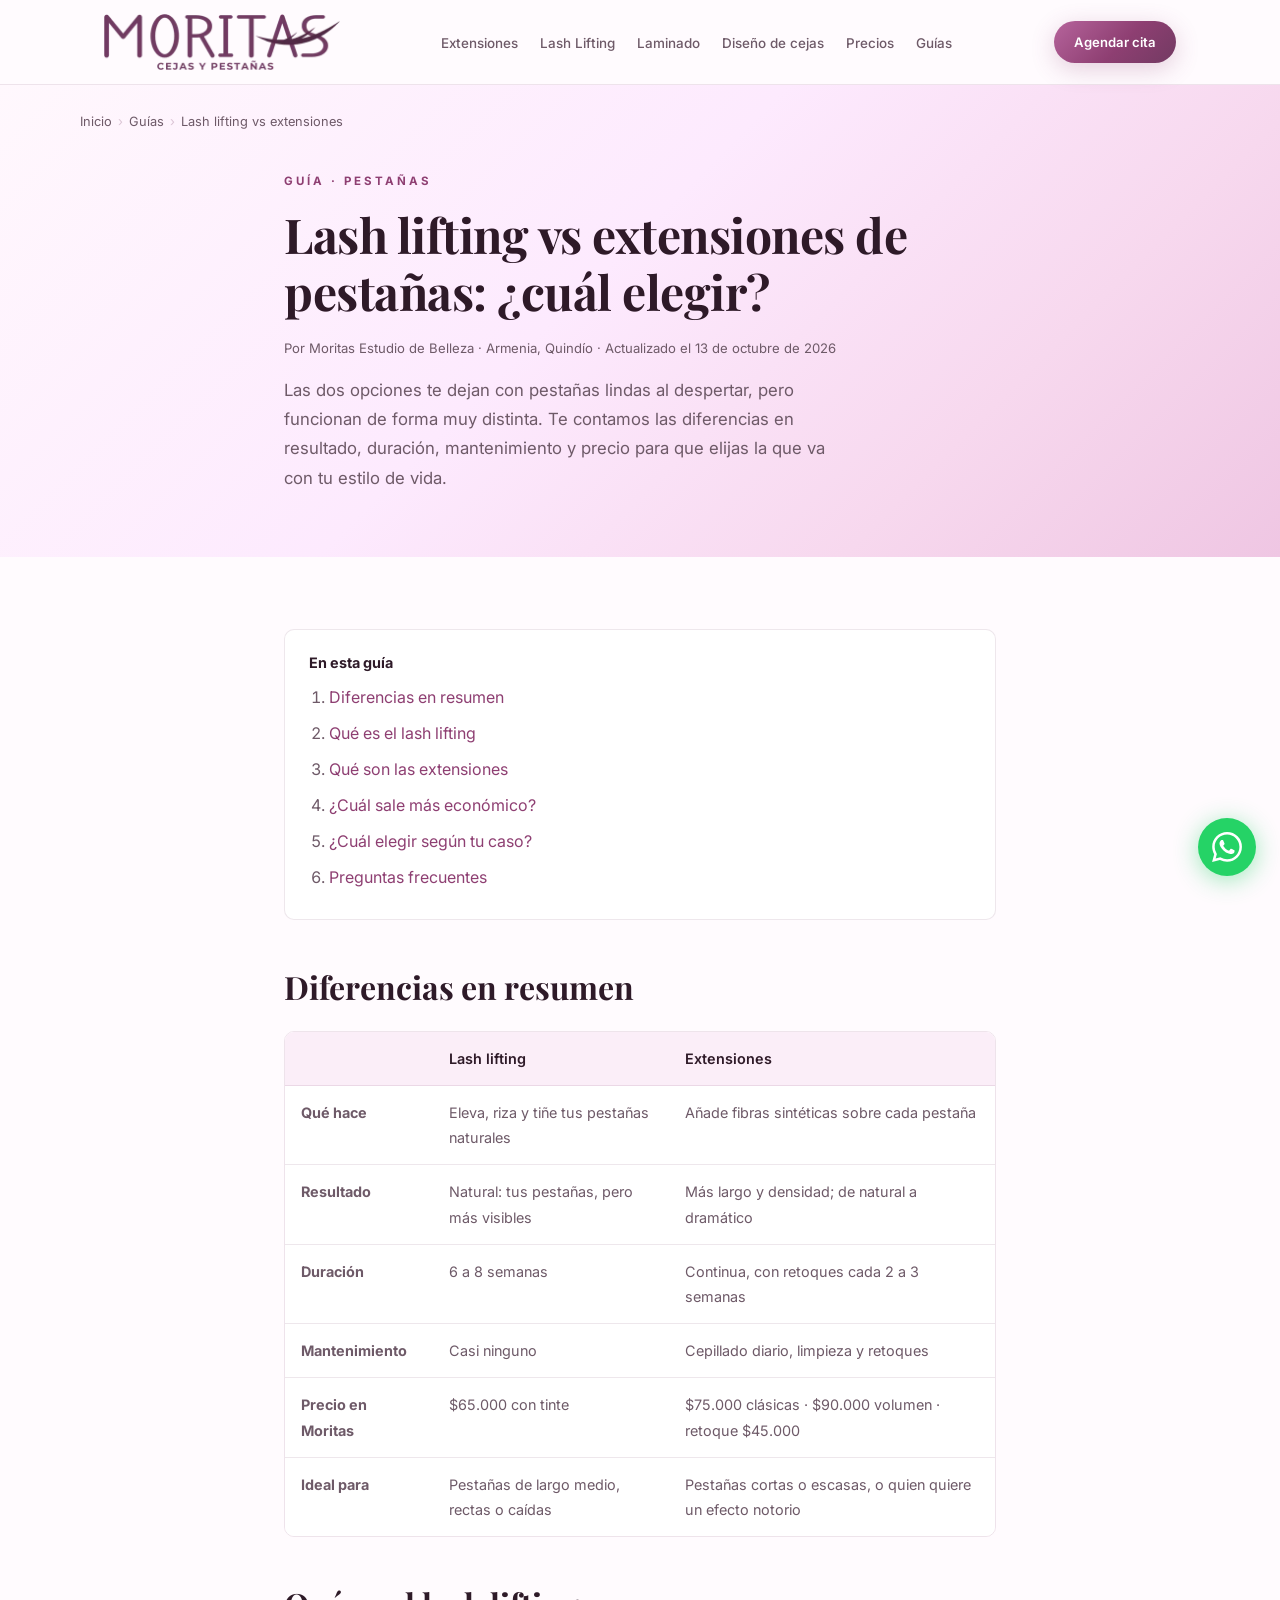
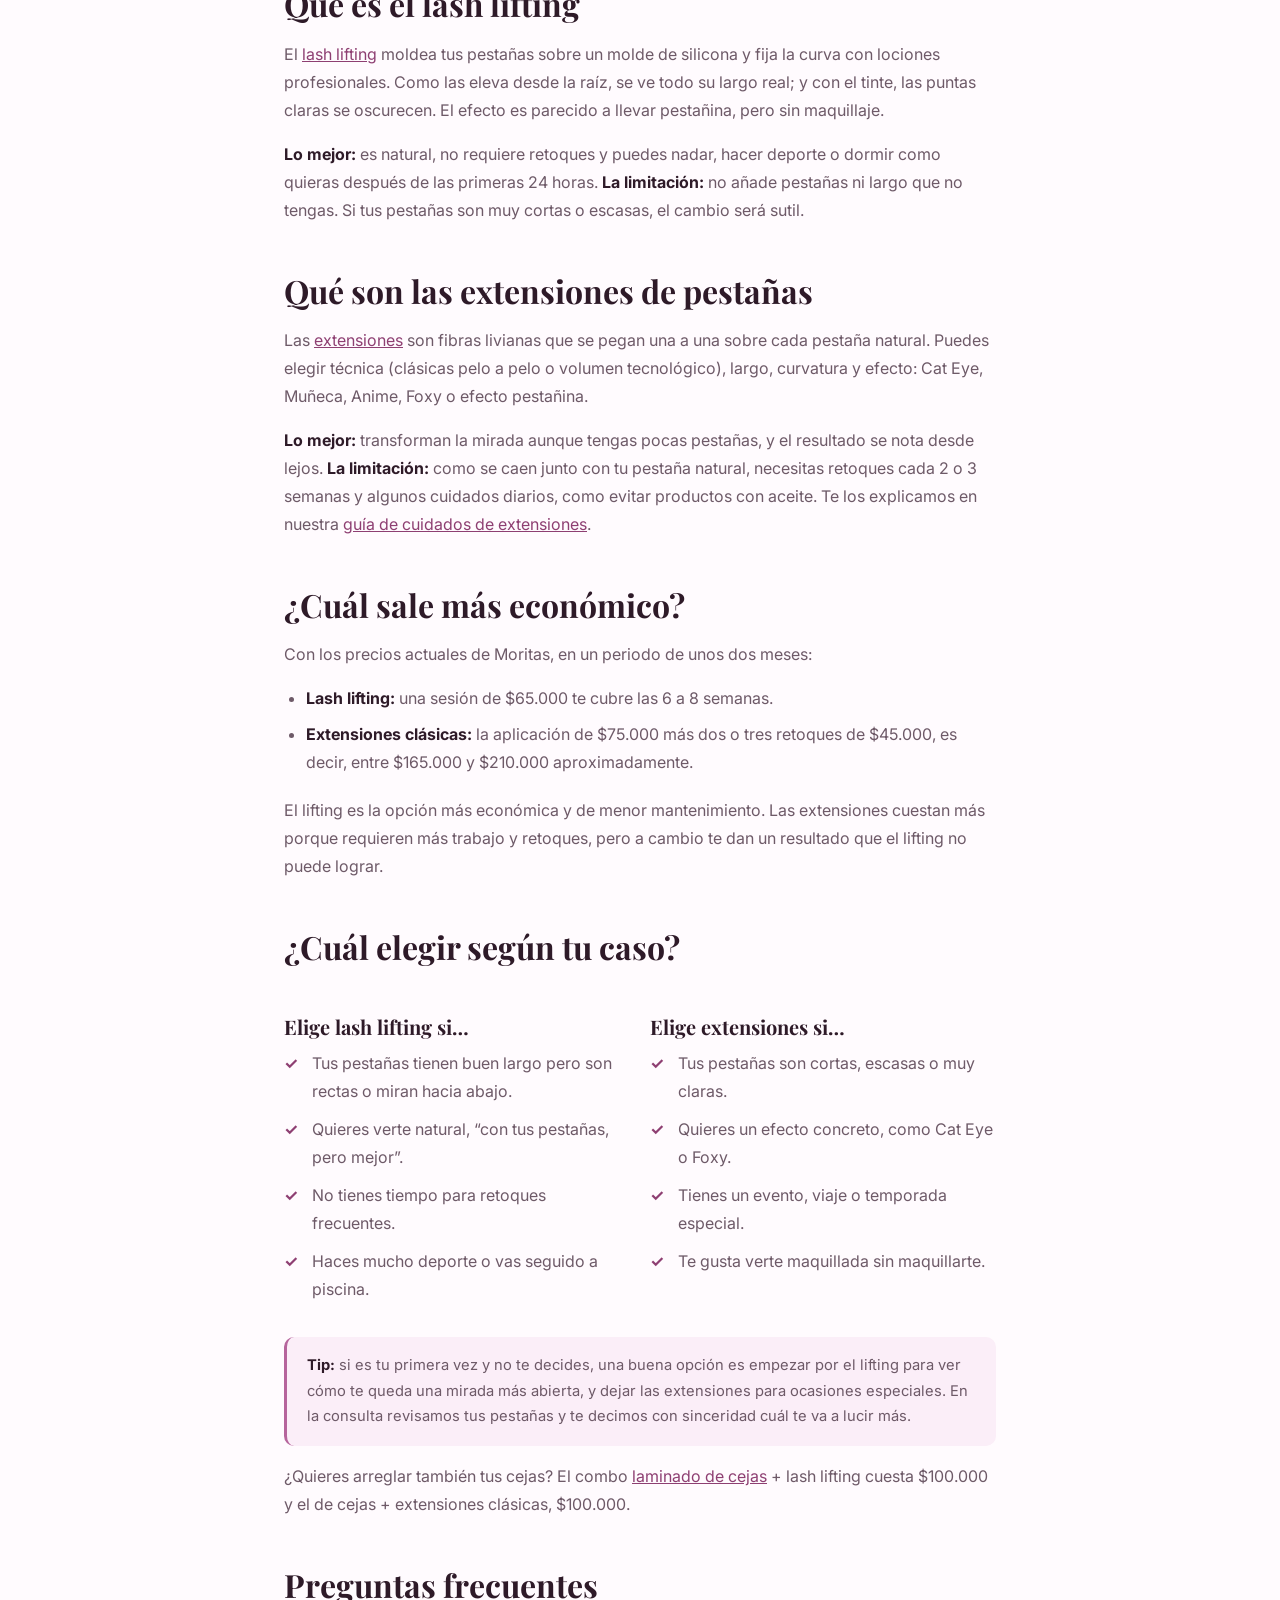
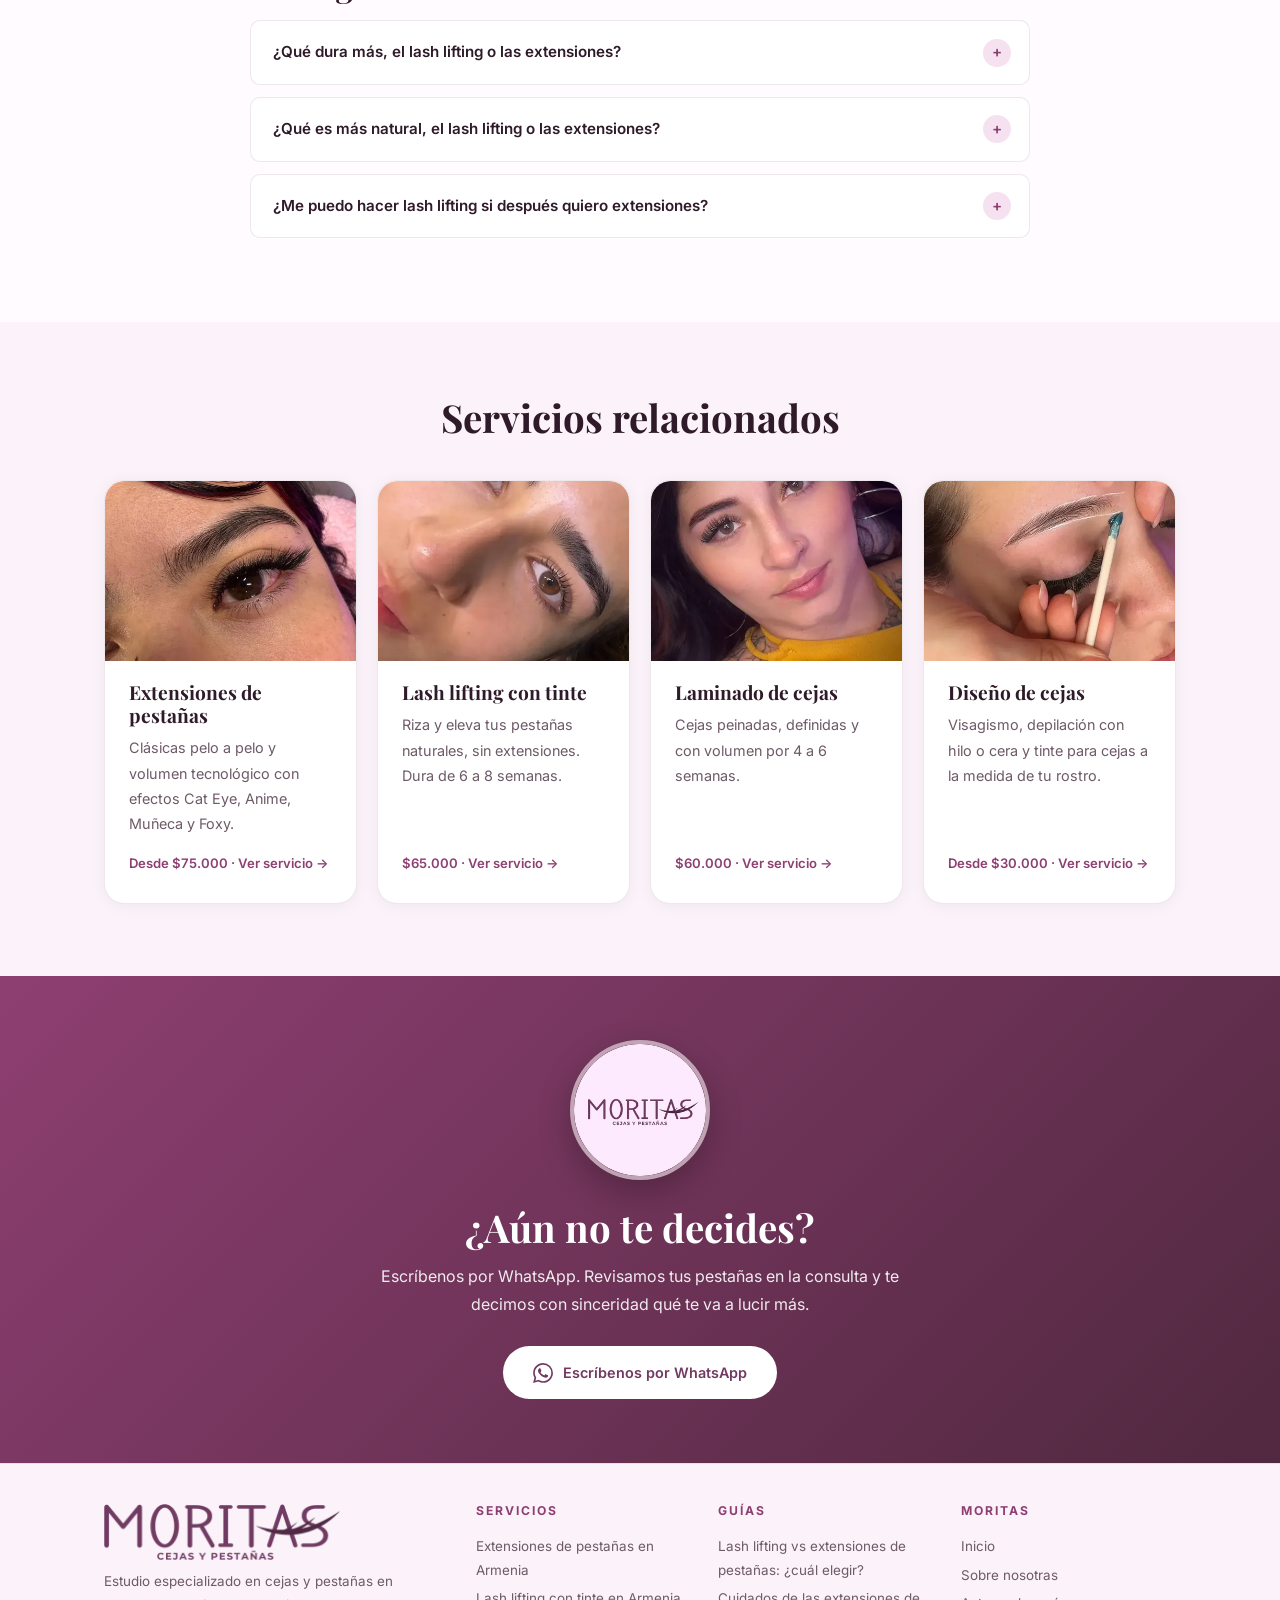
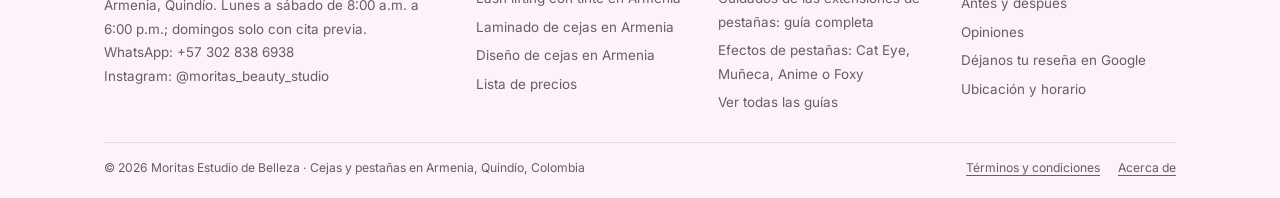
<file: blog/lash-lifting-vs-extensiones-de-pestanas/index.html>
<!DOCTYPE html>
<html lang="es-CO">
<head>
<meta charset="UTF-8">
<meta name="viewport" content="width=device-width, initial-scale=1.0">
<title>Lash Lifting vs Extensiones de Pestañas: ¿Cuál Elegir?</title>
<meta name="description" content="Comparamos lash lifting y extensiones de pestañas: resultado, duración, mantenimiento y precio en Armenia, Quindío. Descubre cuál va contigo.">
<meta name="robots" content="index, follow, max-snippet:-1, max-image-preview:large">
<link rel="canonical" href="https://cejasypestanasarmenia.com/blog/lash-lifting-vs-extensiones-de-pestanas/">
<meta name="theme-color" content="#723A62">
<meta name="geo.region" content="CO-QUI">
<meta name="geo.placename" content="Armenia, Quindío">
<meta property="og:type" content="article">
<meta property="og:locale" content="es_CO">
<meta property="og:site_name" content="Moritas Estudio de Belleza">
<meta property="og:title" content="Lash Lifting vs Extensiones de Pestañas: ¿Cuál Elegir?">
<meta property="og:description" content="Comparamos lash lifting y extensiones de pestañas: resultado, duración, mantenimiento y precio en Armenia, Quindío. Descubre cuál va contigo.">
<meta property="og:url" content="https://cejasypestanasarmenia.com/blog/lash-lifting-vs-extensiones-de-pestanas/">
<meta property="og:image" content="https://cejasypestanasarmenia.com/images/gallery-3.jpeg">
<meta name="twitter:card" content="summary_large_image">
<link rel="icon" href="/favicon.ico" sizes="any">
<link rel="icon" href="/favicon-48.png" type="image/png" sizes="48x48">
<link rel="icon" href="/favicon-96.png" type="image/png" sizes="96x96">
<link rel="manifest" href="/site.webmanifest">
<link rel="apple-touch-icon" href="/images/apple-touch-icon.png">
<script>try{if(localStorage.getItem('theme')==='dark')document.documentElement.setAttribute('data-theme','dark')}catch(e){}</script>
<link rel="preconnect" href="https://fonts.googleapis.com">
<link rel="preconnect" href="https://fonts.gstatic.com" crossorigin>
<link rel="preload" as="style" href="https://fonts.googleapis.com/css2?family=Playfair+Display:ital,wght@0,600;0,700;1,600&family=Inter:wght@400;500;600;700&display=swap" onload="this.onload=null;this.rel='stylesheet'">
<noscript><link rel="stylesheet" href="https://fonts.googleapis.com/css2?family=Playfair+Display:ital,wght@0,600;0,700;1,600&family=Inter:wght@400;500;600;700&display=swap"></noscript>
<link rel="stylesheet" href="/css/pages.css">
<script type="application/ld+json">
{
  "@context": "https://schema.org",
  "@graph": [
    {
      "@type": "BlogPosting",
      "@id": "https://cejasypestanasarmenia.com/blog/lash-lifting-vs-extensiones-de-pestanas/#article",
      "headline": "Lash lifting vs extensiones de pestañas: ¿cuál elegir?",
      "description": "Comparamos lash lifting y extensiones de pestañas: resultado, duración, mantenimiento y precio en Armenia, Quindío. Descubre cuál va contigo.",
      "image": "https://cejasypestanasarmenia.com/images/gallery-3.jpeg",
      "datePublished": "2026-10-13",
      "dateModified": "2026-10-13",
      "inLanguage": "es-CO",
      "author": {
        "@type": "Organization",
        "name": "Moritas Estudio de Belleza",
        "url": "https://cejasypestanasarmenia.com/"
      },
      "publisher": {
        "@type": "Organization",
        "name": "Moritas Estudio de Belleza",
        "url": "https://cejasypestanasarmenia.com/",
        "logo": {
          "@type": "ImageObject",
          "url": "https://cejasypestanasarmenia.com/images/brand/icon-512.png"
        }
      },
      "mainEntityOfPage": "https://cejasypestanasarmenia.com/blog/lash-lifting-vs-extensiones-de-pestanas/",
      "about": [
        "Lash lifting",
        "Extensiones de pestañas"
      ]
    },
    {
      "@type": "BreadcrumbList",
      "itemListElement": [
        {
          "@type": "ListItem",
          "position": 1,
          "name": "Inicio",
          "item": "https://cejasypestanasarmenia.com/"
        },
        {
          "@type": "ListItem",
          "position": 2,
          "name": "Guías",
          "item": "https://cejasypestanasarmenia.com/blog/"
        },
        {
          "@type": "ListItem",
          "position": 3,
          "name": "Lash lifting vs extensiones",
          "item": "https://cejasypestanasarmenia.com/blog/lash-lifting-vs-extensiones-de-pestanas/"
        }
      ]
    },
    {
      "@type": "FAQPage",
      "mainEntity": [
        {
          "@type": "Question",
          "name": "¿Qué dura más, el lash lifting o las extensiones?",
          "acceptedAnswer": {
            "@type": "Answer",
            "text": "El lash lifting dura de 6 a 8 semanas sin retoques. Las extensiones se mantienen de forma continua, pero solo si haces un retoque cada 2 a 3 semanas."
          }
        },
        {
          "@type": "Question",
          "name": "¿Qué es más natural, el lash lifting o las extensiones?",
          "acceptedAnswer": {
            "@type": "Answer",
            "text": "El lash lifting, porque trabaja solo con tus pestañas. Las extensiones también pueden verse naturales con la técnica clásica o el efecto pestañina, pero siempre añaden largo y densidad."
          }
        },
        {
          "@type": "Question",
          "name": "¿Me puedo hacer lash lifting si después quiero extensiones?",
          "acceptedAnswer": {
            "@type": "Answer",
            "text": "Sí. Cuando el efecto del lifting haya bajado o tus pestañas se hayan renovado, puedes pasarte a extensiones. Cuéntanos en la consulta cuándo te hiciste el lifting y te decimos el mejor momento."
          }
        }
      ]
    }
  ]
}
</script>
<script async src="https://www.googletagmanager.com/gtag/js?id=G-8YPLM0EDCZ"></script><script>window.dataLayer=window.dataLayer||[];function gtag(){dataLayer.push(arguments);}gtag('js',new Date());gtag('config','G-8YPLM0EDCZ');</script></head>
<body>
<svg width="0" height="0" style="position:absolute" aria-hidden="true"><symbol id="wa" viewBox="0 0 24 24"><path d="M17.472 14.382c-.297-.149-1.758-.867-2.03-.967-.273-.099-.471-.148-.67.15-.197.297-.767.966-.94 1.164-.173.199-.347.223-.644.075-.297-.15-1.255-.463-2.39-1.475-.883-.788-1.48-1.761-1.653-2.059-.173-.297-.018-.458.13-.606.134-.133.298-.347.446-.52.149-.174.198-.298.298-.497.099-.198.05-.371-.025-.52-.075-.149-.669-1.612-.916-2.207-.242-.579-.487-.5-.669-.51-.173-.008-.371-.01-.57-.01-.198 0-.52.074-.792.372-.272.297-1.04 1.016-1.04 2.479 0 1.462 1.065 2.875 1.213 3.074.149.198 2.096 3.2 5.077 4.487.709.306 1.262.489 1.694.625.712.227 1.36.195 1.871.118.571-.085 1.758-.719 2.006-1.413.248-.694.248-1.289.173-1.413-.074-.124-.272-.198-.57-.347m-5.421 7.403h-.004a9.87 9.87 0 01-5.031-1.378l-.361-.214-3.741.982.998-3.648-.235-.374a9.86 9.86 0 01-1.51-5.26c.001-5.45 4.436-9.884 9.888-9.884 2.64 0 5.122 1.03 6.988 2.898a9.825 9.825 0 012.893 6.994c-.003 5.45-4.437 9.884-9.885 9.884m8.413-18.297A11.815 11.815 0 0012.05 0C5.495 0 .16 5.335.157 11.892c0 2.096.547 4.142 1.588 5.945L.057 24l6.305-1.654a11.882 11.882 0 005.683 1.448h.005c6.554 0 11.89-5.335 11.893-11.893a11.821 11.821 0 00-3.48-8.413z"/></symbol></svg>
<header class="site-header">
    <div class="container">
        <a href="/" class="logo" aria-label="Moritas Cejas y Pestañas - Inicio"><img class="logo-light" src="/images/brand/moritas-logo.webp" alt="Moritas Cejas y Pestañas" width="480" height="114"><img class="logo-dark" src="/images/brand/moritas-logo-light.webp" alt="" width="480" height="114" loading="lazy"></a>
        <nav aria-label="Servicios"><ul class="header-links"><li><a href="/extensiones-de-pestanas-armenia/">Extensiones</a></li><li><a href="/lash-lifting-armenia/">Lash Lifting</a></li><li><a href="/laminado-de-cejas-armenia/">Laminado</a></li><li><a href="/diseno-de-cejas-armenia/">Diseño de cejas</a></li><li><a href="/#precios">Precios</a></li><li><a href="/blog/">Guías</a></li></ul></nav>
        <a class="btn btn-primary btn-sm" href="https://wa.me/573028386938?text=Hola%20Moritas%20%F0%9F%AB%90%20vi%20la%20p%C3%A1gina%20web%20y%20no%20s%C3%A9%20si%20elegir%20lash%20lifting%20o%20extensiones" target="_blank" rel="noopener">Agendar cita</a>
    </div>
</header>
<main>
<section class="page-hero" style="padding-bottom:48px">
    <nav class="breadcrumb container" aria-label="Ruta de navegación"><ol><li><a href="/">Inicio</a></li><li><a href="/blog/">Guías</a></li><li aria-current="page">Lash lifting vs extensiones</li></ol></nav>
    <div class="container prose" style="margin-top:32px">
        <span class="eyebrow">Guía · Pestañas</span>
        <h1 style="font-size:clamp(2rem,4.4vw,3rem);margin-bottom:16px">Lash lifting vs extensiones de pestañas: ¿cuál elegir?</h1>
        <p class="article-meta">Por Moritas Estudio de Belleza · Armenia, Quindío · Actualizado el 13 de octubre de 2026</p>
        <p class="lede">Las dos opciones te dejan con pestañas lindas al despertar, pero funcionan de forma muy distinta. Te contamos las diferencias en resultado, duración, mantenimiento y precio para que elijas la que va con tu estilo de vida.</p>
    </div>
</section>

<article class="section">
    <div class="container prose">
        <nav class="toc" aria-label="Contenido">
            <strong>En esta guía</strong>
            <ol>
                <li><a href="#resumen">Diferencias en resumen</a></li>
                <li><a href="#lifting">Qué es el lash lifting</a></li>
                <li><a href="#extensiones">Qué son las extensiones</a></li>
                <li><a href="#costo">¿Cuál sale más económico?</a></li>
                <li><a href="#elegir">¿Cuál elegir según tu caso?</a></li>
                <li><a href="#preguntas">Preguntas frecuentes</a></li>
            </ol>
        </nav>

        <h2 id="resumen">Diferencias en resumen</h2>
        <div class="table-wrap">
            <table>
                <thead><tr><th></th><th>Lash lifting</th><th>Extensiones</th></tr></thead>
                <tbody>
                    <tr><td><strong>Qué hace</strong></td><td>Eleva, riza y tiñe tus pestañas naturales</td><td>Añade fibras sintéticas sobre cada pestaña</td></tr>
                    <tr><td><strong>Resultado</strong></td><td>Natural: tus pestañas, pero más visibles</td><td>Más largo y densidad; de natural a dramático</td></tr>
                    <tr><td><strong>Duración</strong></td><td>6 a 8 semanas</td><td>Continua, con retoques cada 2 a 3 semanas</td></tr>
                    <tr><td><strong>Mantenimiento</strong></td><td>Casi ninguno</td><td>Cepillado diario, limpieza y retoques</td></tr>
                    <tr><td><strong>Precio en Moritas</strong></td><td>$65.000 con tinte</td><td>$75.000 clásicas · $90.000 volumen · retoque $45.000</td></tr>
                    <tr><td><strong>Ideal para</strong></td><td>Pestañas de largo medio, rectas o caídas</td><td>Pestañas cortas o escasas, o quien quiere un efecto notorio</td></tr>
                </tbody>
            </table>
        </div>

        <h2 id="lifting">Qué es el lash lifting</h2>
        <p>El <a href="/lash-lifting-armenia/">lash lifting</a> moldea tus pestañas sobre un molde de silicona y fija la curva con lociones profesionales. Como las eleva desde la raíz, se ve todo su largo real; y con el tinte, las puntas claras se oscurecen. El efecto es parecido a llevar pestañina, pero sin maquillaje.</p>
        <p><strong>Lo mejor:</strong> es natural, no requiere retoques y puedes nadar, hacer deporte o dormir como quieras después de las primeras 24 horas. <strong>La limitación:</strong> no añade pestañas ni largo que no tengas. Si tus pestañas son muy cortas o escasas, el cambio será sutil.</p>

        <h2 id="extensiones">Qué son las extensiones de pestañas</h2>
        <p>Las <a href="/extensiones-de-pestanas-armenia/">extensiones</a> son fibras livianas que se pegan una a una sobre cada pestaña natural. Puedes elegir técnica (clásicas pelo a pelo o volumen tecnológico), largo, curvatura y efecto: Cat Eye, Muñeca, Anime, Foxy o efecto pestañina.</p>
        <p><strong>Lo mejor:</strong> transforman la mirada aunque tengas pocas pestañas, y el resultado se nota desde lejos. <strong>La limitación:</strong> como se caen junto con tu pestaña natural, necesitas retoques cada 2 o 3 semanas y algunos cuidados diarios, como evitar productos con aceite. Te los explicamos en nuestra <a href="/blog/cuidados-extensiones-de-pestanas/">guía de cuidados de extensiones</a>.</p>

        <h2 id="costo">¿Cuál sale más económico?</h2>
        <p>Con los precios actuales de Moritas, en un periodo de unos dos meses:</p>
        <ul>
            <li><strong>Lash lifting:</strong> una sesión de $65.000 te cubre las 6 a 8 semanas.</li>
            <li><strong>Extensiones clásicas:</strong> la aplicación de $75.000 más dos o tres retoques de $45.000, es decir, entre $165.000 y $210.000 aproximadamente.</li>
        </ul>
        <p>El lifting es la opción más económica y de menor mantenimiento. Las extensiones cuestan más porque requieren más trabajo y retoques, pero a cambio te dan un resultado que el lifting no puede lograr.</p>

        <h2 id="elegir">¿Cuál elegir según tu caso?</h2>
        <div class="two-col">
            <div>
                <h3>Elige lash lifting si…</h3>
                <ul class="check-list">
                    <li>Tus pestañas tienen buen largo pero son rectas o miran hacia abajo.</li>
                    <li>Quieres verte natural, “con tus pestañas, pero mejor”.</li>
                    <li>No tienes tiempo para retoques frecuentes.</li>
                    <li>Haces mucho deporte o vas seguido a piscina.</li>
                </ul>
            </div>
            <div>
                <h3>Elige extensiones si…</h3>
                <ul class="check-list">
                    <li>Tus pestañas son cortas, escasas o muy claras.</li>
                    <li>Quieres un efecto concreto, como Cat Eye o Foxy.</li>
                    <li>Tienes un evento, viaje o temporada especial.</li>
                    <li>Te gusta verte maquillada sin maquillarte.</li>
                </ul>
            </div>
        </div>
        <p class="note"><strong>Tip:</strong> si es tu primera vez y no te decides, una buena opción es empezar por el lifting para ver cómo te queda una mirada más abierta, y dejar las extensiones para ocasiones especiales. En la consulta revisamos tus pestañas y te decimos con sinceridad cuál te va a lucir más.</p>
        <p>¿Quieres arreglar también tus cejas? El combo <a href="/laminado-de-cejas-armenia/">laminado de cejas</a> + lash lifting cuesta $100.000 y el de cejas + extensiones clásicas, $100.000.</p>

        <h2 id="preguntas">Preguntas frecuentes</h2>
    </div>
    <div class="container" style="margin-top:8px">
        <div class="faq-list"><details><summary>¿Qué dura más, el lash lifting o las extensiones?</summary><p>El lash lifting dura de 6 a 8 semanas sin retoques. Las extensiones se mantienen de forma continua, pero solo si haces un retoque cada 2 a 3 semanas.</p></details><details><summary>¿Qué es más natural, el lash lifting o las extensiones?</summary><p>El lash lifting, porque trabaja solo con tus pestañas. Las extensiones también pueden verse naturales con la técnica clásica o el efecto pestañina, pero siempre añaden largo y densidad.</p></details><details><summary>¿Me puedo hacer lash lifting si después quiero extensiones?</summary><p>Sí. Cuando el efecto del lifting haya bajado o tus pestañas se hayan renovado, puedes pasarte a extensiones. Cuéntanos en la consulta cuándo te hiciste el lifting y te decimos el mejor momento.</p></details></div>
    </div>
</article>

<section class="section alt">
    <div class="container">
        <div class="section-head">
            <h2>Servicios relacionados</h2>
        </div>
        <div class="cards"><a class="card" href="/extensiones-de-pestanas-armenia/"><div class="card-img"><img src="/images/ba-1-after.webp" srcset="/images/ba-1-after-480.webp 480w, /images/ba-1-after.webp 900w" sizes="(max-width: 640px) 92vw, 380px" alt="Extensiones de pestañas en Armenia, Quindío" loading="lazy" width="400" height="180"></div><h3>Extensiones de pestañas</h3><p>Clásicas pelo a pelo y volumen tecnológico con efectos Cat Eye, Anime, Muñeca y Foxy.</p><span class="card-link">Desde $75.000 · Ver servicio &rarr;</span></a><a class="card" href="/lash-lifting-armenia/"><div class="card-img"><img src="/images/service-lash-lifting.webp" srcset="/images/service-lash-lifting-480.webp 480w, /images/service-lash-lifting.webp 738w" sizes="(max-width: 640px) 92vw, 380px" alt="Lash lifting con tinte en Armenia, Quindío" loading="lazy" width="400" height="180"></div><h3>Lash lifting con tinte</h3><p>Riza y eleva tus pestañas naturales, sin extensiones. Dura de 6 a 8 semanas.</p><span class="card-link">$65.000 · Ver servicio &rarr;</span></a><a class="card" href="/laminado-de-cejas-armenia/"><div class="card-img"><img src="/images/gallery-1.webp" srcset="/images/gallery-1-480.webp 480w, /images/gallery-1.webp 738w" sizes="(max-width: 640px) 92vw, 380px" alt="Laminado de cejas en Armenia, Quindío" loading="lazy" width="400" height="180"></div><h3>Laminado de cejas</h3><p>Cejas peinadas, definidas y con volumen por 4 a 6 semanas.</p><span class="card-link">$60.000 · Ver servicio &rarr;</span></a><a class="card" href="/diseno-de-cejas-armenia/"><div class="card-img"><img src="/images/service-diseno.webp" srcset="/images/service-diseno-480.webp 480w, /images/service-diseno.webp 738w" sizes="(max-width: 640px) 92vw, 380px" alt="Diseño de cejas en Armenia, Quindío" loading="lazy" width="400" height="180"></div><h3>Diseño de cejas</h3><p>Visagismo, depilación con hilo o cera y tinte para cejas a la medida de tu rostro.</p><span class="card-link">Desde $30.000 · Ver servicio &rarr;</span></a></div>
    </div>
</section>

<section class="cta-band">
    <div class="container">
        <img class="cta-seal" src="/images/brand/moritas-sello-240.webp" alt="Moritas Cejas y Pestañas" width="240" height="240" loading="lazy">
        <h2>¿Aún no te decides?</h2>
        <p>Escríbenos por WhatsApp. Revisamos tus pestañas en la consulta y te decimos con sinceridad qué te va a lucir más.</p>
        <a class="btn" href="https://wa.me/573028386938?text=Hola%20Moritas%20%F0%9F%AB%90%20vi%20la%20p%C3%A1gina%20web%20y%20no%20s%C3%A9%20si%20elegir%20lash%20lifting%20o%20extensiones" target="_blank" rel="noopener"><svg aria-hidden="true"><use href="#wa"/></svg><span>Escríbenos por WhatsApp</span></a>
    </div>
</section>

</main>
<footer class="site-footer">
    <div class="container">
        <div class="footer-cols">
            <div>
                <img class="logo-light" src="/images/brand/moritas-logo.webp" alt="Moritas Cejas y Pestañas" width="480" height="114" loading="lazy"><img class="logo-dark" src="/images/brand/moritas-logo-light.webp" alt="" width="480" height="114" loading="lazy">
                <p>Estudio especializado en cejas y pestañas en Armenia, Quindío. Lunes a sábado de 8:00 a.m. a 6:00 p.m.; domingos solo con cita previa.</p>
                <p>WhatsApp: <a href="https://wa.me/573028386938" target="_blank" rel="noopener">+57 302 838 6938</a><br>Instagram: <a href="https://www.instagram.com/moritas_beauty_studio" target="_blank" rel="noopener">@moritas_beauty_studio</a></p>
            </div>
            <div><h2>Servicios</h2><ul><li><a href="/extensiones-de-pestanas-armenia/">Extensiones de pestañas en Armenia</a></li><li><a href="/lash-lifting-armenia/">Lash lifting con tinte en Armenia</a></li><li><a href="/laminado-de-cejas-armenia/">Laminado de cejas en Armenia</a></li><li><a href="/diseno-de-cejas-armenia/">Diseño de cejas en Armenia</a></li><li><a href="/#precios">Lista de precios</a></li></ul></div>
            <div><h2>Guías</h2><ul><li><a href="/blog/lash-lifting-vs-extensiones-de-pestanas/">Lash lifting vs extensiones de pestañas: ¿cuál elegir?</a></li><li><a href="/blog/cuidados-extensiones-de-pestanas/">Cuidados de las extensiones de pestañas: guía completa</a></li><li><a href="/blog/efectos-de-pestanas/">Efectos de pestañas: Cat Eye, Muñeca, Anime o Foxy</a></li><li><a href="/blog/">Ver todas las guías</a></li></ul></div>
            <div><h2>Moritas</h2><ul><li><a href="/">Inicio</a></li><li><a href="/#sobre-mi">Sobre nosotras</a></li><li><a href="/#resultados">Antes y después</a></li><li><a href="/#testimonios">Opiniones</a></li><li><a href="https://search.google.com/local/writereview?placeid=ChIJT-CHQ1f1OI4RYqMkLMhXJBc" target="_blank" rel="noopener">Déjanos tu reseña en Google</a></li><li><a href="/#ubicacion">Ubicación y horario</a></li></ul></div>
        </div>
        <div class="footer-legal"><span>&copy; 2026 Moritas Estudio de Belleza &middot; Cejas y pestañas en Armenia, Quindío, Colombia</span><nav aria-label="Información legal"><a href="/terminos/">Términos y condiciones</a><a href="/terminos/#acerca-del-sitio">Acerca de</a></nav></div>
    </div>
</footer>
<a class="wa-float" href="https://wa.me/573028386938?text=Hola%20Moritas%20%F0%9F%AB%90%20vi%20la%20p%C3%A1gina%20web%20y%20no%20s%C3%A9%20si%20elegir%20lash%20lifting%20o%20extensiones" target="_blank" rel="noopener" aria-label="Escríbenos por WhatsApp"><svg aria-hidden="true"><use href="#wa"/></svg></a>
<div class="sticky-cta"><a href="https://wa.me/573028386938?text=Hola%20Moritas%20%F0%9F%AB%90%20vi%20la%20p%C3%A1gina%20web%20y%20no%20s%C3%A9%20si%20elegir%20lash%20lifting%20o%20extensiones" target="_blank" rel="noopener"><svg aria-hidden="true"><use href="#wa"/></svg><span>Agendar por WhatsApp</span></a></div>
</body>
</html>
</file>
<file: css/pages.css>
/* Shared styles for service pages, guides and 404. Tokens mirror index.html */
:root {
    --bg-primary: #FFFBFE;
    --bg-secondary: #FCF2FA;
    --bg-card: #FFFFFF;
    --bg-accent: #FBEEF8;
    --text-primary: #2E1A28;
    --text-secondary: #6E5A68;
    --text-accent: #8E3F72;
    --accent: #B6649C;
    --accent-light: #F6E1F1;
    --accent-glow: rgba(142, 63, 114, 0.24);
    --border: rgba(114, 58, 98, 0.12);
    --border-strong: rgba(114, 58, 98, 0.26);
    --shadow: 0 4px 24px rgba(114, 58, 98, 0.08);
    --shadow-hover: 0 14px 48px rgba(114, 58, 98, 0.16);
    --shadow-card: 0 2px 16px rgba(46, 26, 40, 0.05);
    --gradient-hero: linear-gradient(135deg, #FFF8FD 0%, #FDEAFE 45%, #F7D8EE 75%, #EFC6E3 100%);
    --gradient-accent: linear-gradient(135deg, #B6649C 0%, #8E3F72 55%, #723A62 100%);
    --gradient-cta: linear-gradient(135deg, #8E3F72 0%, #50283F 100%);
    --nav-bg: rgba(255, 251, 254, 0.88);
    --whatsapp: #25D366;
    --white: #FFFFFF;
    --font-heading: 'Playfair Display', Georgia, serif;
    --font-body: 'Inter', -apple-system, sans-serif;
    --radius: 20px;
    --radius-sm: 10px;
    --transition: all 0.3s cubic-bezier(0.4, 0, 0.2, 1);
}

[data-theme="dark"] {
    --bg-primary: #150D13;
    --bg-secondary: #1D1219;
    --bg-card: #261823;
    --bg-accent: #2F1E2B;
    --text-primary: #F7E8F2;
    --text-secondary: #BFA5B6;
    --text-accent: #E7A6D3;
    --accent: #E7A6D3;
    --accent-light: #3A2433;
    --accent-glow: rgba(231, 166, 211, 0.2);
    --border: rgba(231, 166, 211, 0.1);
    --border-strong: rgba(231, 166, 211, 0.22);
    --shadow: 0 4px 24px rgba(0, 0, 0, 0.35);
    --shadow-hover: 0 12px 48px rgba(0, 0, 0, 0.45);
    --shadow-card: 0 2px 16px rgba(0,0,0,0.25);
    --gradient-hero: linear-gradient(135deg, #150D13 0%, #1D1219 40%, #261823 70%, #2F1E2B 100%);
    --nav-bg: rgba(21, 13, 19, 0.9);
}

*, *::before, *::after { margin: 0; padding: 0; box-sizing: border-box; }
html { scroll-padding-top: 100px; }
body {
    font-family: var(--font-body); background: var(--bg-primary); color: var(--text-primary);
    line-height: 1.75; overflow-x: hidden;
}
h1, h2, h3, h4 { font-family: var(--font-heading); line-height: 1.2; color: var(--text-primary); }
a { color: var(--text-accent); }
img { max-width: 100%; height: auto; display: block; }
.container { max-width: 1120px; margin: 0 auto; padding: 0 24px; }

/* ===== HEADER ===== */
.site-header {
    position: sticky; top: 0; z-index: 1000; background: var(--nav-bg);
    backdrop-filter: blur(20px); -webkit-backdrop-filter: blur(20px);
    border-bottom: 1px solid var(--border);
}
.site-header .container { display: flex; align-items: center; justify-content: space-between; height: 84px; gap: 16px; }
.site-header .logo img { height: 56px; width: auto; }
.logo-dark { display: none !important; }
[data-theme="dark"] .logo-light { display: none !important; }
[data-theme="dark"] .logo-dark { display: block !important; }
.header-links { display: flex; list-style: none; gap: 22px; }
.header-links a { font-size: 0.84rem; font-weight: 500; color: var(--text-secondary); text-decoration: none; }
.header-links a:hover, .header-links a[aria-current="page"] { color: var(--text-accent); }

/* ===== BUTTONS ===== */
.btn {
    display: inline-flex; align-items: center; justify-content: center; gap: 10px;
    padding: 14px 30px; border-radius: 50px; font-size: 0.9rem; font-weight: 600;
    text-decoration: none; transition: var(--transition); font-family: var(--font-body);
}
.btn svg { width: 20px; height: 20px; fill: currentColor; flex-shrink: 0; }
.btn-primary { background: var(--gradient-accent); color: var(--white); box-shadow: 0 6px 24px var(--accent-glow); }
.btn-primary:hover { transform: translateY(-2px); box-shadow: 0 10px 32px var(--accent-glow); }
.btn-secondary { background: var(--bg-card); color: var(--text-accent); border: 1.5px solid var(--border-strong); }
.btn-secondary:hover { background: var(--accent-light); }
.btn-sm { padding: 10px 20px; font-size: 0.82rem; }

/* ===== BREADCRUMB ===== */
.breadcrumb { padding: 18px 0 0; font-size: 0.8rem; color: var(--text-secondary); }
.breadcrumb ol { list-style: none; display: flex; flex-wrap: wrap; gap: 6px; }
.breadcrumb li + li::before { content: '\203A'; margin-right: 6px; color: var(--border-strong); }
.breadcrumb a { color: var(--text-secondary); text-decoration: none; }
.breadcrumb a:hover { color: var(--text-accent); }

/* ===== PAGE HERO ===== */
.page-hero { background: var(--gradient-hero); padding: 8px 0 64px; }
.page-hero-grid { display: grid; grid-template-columns: 1.15fr 0.85fr; gap: 48px; align-items: center; margin-top: 32px; }
.eyebrow {
    display: inline-block; font-size: 0.72rem; font-weight: 700; text-transform: uppercase;
    letter-spacing: 3px; color: var(--text-accent); margin-bottom: 14px;
}
.page-hero h1 { font-size: clamp(2.1rem, 4.6vw, 3.4rem); font-weight: 700; margin-bottom: 18px; letter-spacing: -0.5px; }
.page-hero h1 em { font-style: italic; color: var(--text-accent); }
.lede { font-size: 1.05rem; color: var(--text-secondary); margin-bottom: 24px; max-width: 560px; }
.hero-facts { display: flex; flex-wrap: wrap; gap: 10px; margin-bottom: 28px; list-style: none; }
.hero-facts li {
    background: var(--bg-card); border: 1px solid var(--border); border-radius: 50px;
    padding: 6px 16px; font-size: 0.8rem; font-weight: 600; color: var(--text-accent);
}
.hero-actions { display: flex; flex-wrap: wrap; gap: 12px; }
.page-hero-img {
    position: relative; overflow: hidden; box-shadow: var(--shadow-hover);
    aspect-ratio: 4 / 5; background: var(--bg-card); justify-self: center; width: min(100%, 420px);
    border-radius: 999px 999px 28px 28px; border: 7px solid var(--bg-card);
}
.page-hero-img::after {
    content: ''; position: absolute; left: 18px; bottom: 18px; width: 132px; height: 132px;
    border-radius: 50%; border: 3px solid var(--white); box-shadow: 0 8px 24px rgba(80, 40, 63, 0.3);
    background: url('/images/brand/moritas-sello-240.webp') center / cover;
}
.page-hero-img img { width: 100%; height: 100%; object-fit: cover; }

/* ===== SECTIONS & PROSE ===== */
.section { padding: 72px 0; }
.section.alt { background: var(--bg-secondary); }
.section-head { max-width: 720px; margin: 0 auto 40px; text-align: center; }
.section-head h2 { font-size: clamp(1.7rem, 3.4vw, 2.4rem); margin-bottom: 12px; }
.section-head p { color: var(--text-secondary); }
.prose { max-width: 760px; margin: 0 auto; }
.prose h2 { font-size: clamp(1.5rem, 3vw, 2rem); margin: 48px 0 16px; }
.prose h2:first-child { margin-top: 0; }
.prose h3 { font-size: 1.25rem; margin: 32px 0 10px; }
.prose p { margin-bottom: 16px; color: var(--text-secondary); }
.prose p strong, .prose li strong { color: var(--text-primary); }
.prose ul, .prose ol { margin: 0 0 20px 22px; color: var(--text-secondary); }
.prose li { margin-bottom: 8px; }
.prose figure { margin: 28px 0; }
.prose figure img { border-radius: var(--radius); width: 100%; max-height: 520px; object-fit: cover; }
.prose figcaption { font-size: 0.8rem; color: var(--text-secondary); text-align: center; margin-top: 8px; }
.note {
    background: var(--bg-accent); border-left: 3px solid var(--accent); border-radius: var(--radius-sm);
    padding: 16px 20px; margin: 24px 0; font-size: 0.92rem; color: var(--text-secondary);
}

/* ===== CARDS ===== */
.cards { display: grid; grid-template-columns: repeat(auto-fit, minmax(240px, 1fr)); gap: 20px; }
.card {
    background: var(--bg-card); border: 1px solid var(--border); border-radius: var(--radius);
    padding: 28px 24px; box-shadow: var(--shadow-card); display: flex; flex-direction: column;
}
.card h3 { font-size: 1.2rem; margin-bottom: 8px; }
.card p { font-size: 0.9rem; color: var(--text-secondary); margin-bottom: 16px; flex-grow: 1; }
.card .price { font-family: var(--font-heading); font-size: 1.6rem; font-weight: 700; color: var(--text-accent); margin-bottom: 4px; }
.card .price-note { font-size: 0.78rem; color: var(--text-secondary); margin-bottom: 16px; }
.card.featured { border-color: var(--accent); box-shadow: var(--shadow-hover); }
a.card { text-decoration: none; color: inherit; transition: var(--transition); }
a.card:hover { transform: translateY(-4px); border-color: var(--border-strong); box-shadow: var(--shadow-hover); }
.card-img { margin: -28px -24px 20px; border-radius: var(--radius) var(--radius) 0 0; overflow: hidden; height: 180px; }
.card-img img { width: 100%; height: 100%; object-fit: cover; }
.card-link { font-size: 0.82rem; font-weight: 600; color: var(--text-accent); }

/* ===== STEPS ===== */
.steps { list-style: none; counter-reset: step; display: grid; grid-template-columns: repeat(auto-fit, minmax(220px, 1fr)); gap: 20px; }
.steps li { counter-increment: step; background: var(--bg-card); border: 1px solid var(--border); border-radius: var(--radius); padding: 24px; }
.steps li::before {
    content: counter(step); display: flex; align-items: center; justify-content: center;
    width: 40px; height: 40px; border-radius: 50%; background: var(--gradient-accent); color: var(--white);
    font-weight: 700; margin-bottom: 14px;
}
.steps h3 { font-size: 1.05rem; margin-bottom: 6px; }
.steps p { font-size: 0.88rem; color: var(--text-secondary); }

/* ===== DO / DON'T ===== */
.two-col { display: grid; grid-template-columns: 1fr 1fr; gap: 20px; }
.check-list, .cross-list { list-style: none; margin: 0 !important; }
.check-list li, .cross-list li { position: relative; padding-left: 28px; margin-bottom: 10px; }
.check-list li::before { content: '\2713'; position: absolute; left: 0; color: var(--text-accent); font-weight: 700; }
.cross-list li::before { content: '\2715'; position: absolute; left: 0; color: var(--text-secondary); font-weight: 700; }

/* ===== GALLERY ===== */
.gallery { display: grid; grid-template-columns: repeat(3, 1fr); gap: 14px; }
.gallery img { width: 100%; aspect-ratio: 3 / 4; object-fit: cover; border-radius: var(--radius-sm); }

/* ===== TABLE ===== */
.table-wrap { overflow-x: auto; margin: 24px 0; border: 1px solid var(--border); border-radius: var(--radius-sm); }
table { width: 100%; border-collapse: collapse; font-size: 0.9rem; background: var(--bg-card); }
th, td { padding: 14px 16px; text-align: left; border-bottom: 1px solid var(--border); vertical-align: top; }
th { background: var(--bg-accent); color: var(--text-primary); font-weight: 600; }
td { color: var(--text-secondary); }
tr:last-child td { border-bottom: none; }

/* ===== FAQ ===== */
.faq-list { max-width: 780px; margin: 0 auto; }
.faq-list details {
    background: var(--bg-card); border: 1px solid var(--border); border-radius: var(--radius-sm);
    margin-bottom: 12px;
}
.faq-list summary {
    padding: 18px 56px 18px 22px; cursor: pointer; font-weight: 600; font-size: 0.95rem;
    list-style: none; position: relative;
}
.faq-list summary::-webkit-details-marker { display: none; }
.faq-list summary::after {
    content: '+'; position: absolute; right: 18px; top: 50%; transform: translateY(-50%);
    width: 28px; height: 28px; border-radius: 50%; background: var(--accent-light); color: var(--text-accent);
    display: flex; align-items: center; justify-content: center; transition: transform 0.3s ease;
}
.faq-list details[open] summary::after { transform: translateY(-50%) rotate(45deg); }
.faq-list details p { padding: 0 22px 18px; color: var(--text-secondary); font-size: 0.92rem; }

/* ===== ARTICLE ===== */
.article-meta { font-size: 0.82rem; color: var(--text-secondary); margin-bottom: 8px; }
.toc { background: var(--bg-card); border: 1px solid var(--border); border-radius: var(--radius-sm); padding: 20px 24px; margin: 0 0 32px; }
.toc strong { display: block; margin-bottom: 8px; font-size: 0.9rem; }
.toc ol { margin: 0 0 0 20px !important; }
.toc a { text-decoration: none; }

/* ===== CTA BAND ===== */
.cta-band { background: var(--gradient-cta); color: var(--white); text-align: center; padding: 64px 0; }
.cta-seal {
    width: 140px; height: 140px; border-radius: 50%; margin: 0 auto 24px;
    border: 4px solid rgba(255, 255, 255, 0.55); box-shadow: 0 12px 32px rgba(0, 0, 0, 0.25);
}
.cta-band h2 { color: var(--white); font-size: clamp(1.7rem, 3.4vw, 2.4rem); margin-bottom: 12px; }
.cta-band p { opacity: 0.9; margin-bottom: 28px; max-width: 560px; margin-left: auto; margin-right: auto; }
.cta-band .btn { background: var(--white); color: #723A62; }
.cta-band .btn:hover { transform: translateY(-2px); }

/* ===== FOOTER ===== */
.site-footer { background: var(--bg-secondary); border-top: 1px solid var(--border); padding: 40px 0 20px; font-size: 0.84rem; }
.footer-cols { display: grid; grid-template-columns: 1.6fr 1fr 1fr 1fr; gap: 28px; margin-bottom: 22px; }
.footer-cols h2 {
    font-family: var(--font-body); font-size: 0.76rem; text-transform: uppercase; letter-spacing: 2px;
    color: var(--text-accent); margin-bottom: 16px;
}
.footer-cols ul { list-style: none; }
.footer-cols li { margin-bottom: 5px; }
.footer-cols a { color: var(--text-secondary); text-decoration: none; }
.footer-cols a:hover { color: var(--text-accent); }
.footer-cols p { color: var(--text-secondary); }
.footer-cols img { height: 56px; width: auto; margin-bottom: 10px; }
.footer-legal { border-top: 1px solid var(--border); padding-top: 14px; display: flex; flex-wrap: wrap; gap: 8px 24px; justify-content: space-between; font-size: 0.76rem; color: var(--text-secondary); }
.footer-legal nav { display: flex; gap: 18px; flex-wrap: wrap; }
.footer-legal a { color: var(--text-secondary); text-decoration: underline; text-underline-offset: 3px; }
.footer-legal a:hover { color: var(--text-accent); }

/* ===== WHATSAPP ===== */
.wa-float {
    position: fixed; bottom: 24px; right: 24px; z-index: 998; width: 58px; height: 58px;
    background: var(--whatsapp); border-radius: 50%; display: flex; align-items: center; justify-content: center;
    box-shadow: 0 4px 24px rgba(37, 211, 102, 0.45);
}
.wa-float svg { width: 30px; height: 30px; fill: var(--white); }
.sticky-cta { display: none; }

/* ===== RESPONSIVE ===== */
@media (max-width: 900px) {
    .header-links { display: none; }
    .page-hero-grid { grid-template-columns: 1fr; gap: 32px; }
    .page-hero-img { width: min(100%, 340px); }
    .footer-cols { grid-template-columns: 1fr 1fr; }
}
@media (max-width: 640px) {
    .container { padding: 0 16px; }
    .site-header .logo img { height: 42px; }
    .site-header .container { height: 72px; }
    .page-hero-img::after { width: 100px; height: 100px; left: 12px; bottom: 12px; }
    .section { padding: 52px 0; }
    .two-col { grid-template-columns: 1fr; }
    .gallery { grid-template-columns: 1fr 1fr; }
    .footer-cols { grid-template-columns: 1fr 1fr; gap: 20px 14px; }
    .footer-cols > div:first-child { grid-column: 1 / -1; }
    .footer-legal { flex-direction: column; align-items: center; text-align: center; }
    .site-footer { padding-bottom: 24px; }
    .hero-actions .btn { width: 100%; }
    .wa-float { display: none; }
    .sticky-cta {
        display: block; position: fixed; left: 0; right: 0; bottom: 0; z-index: 997;
        background: var(--gradient-cta); padding: 12px 16px; text-align: center;
        box-shadow: 0 -4px 20px rgba(0,0,0,0.15);
    }
    .sticky-cta a { color: var(--white); font-weight: 700; text-decoration: none; display: flex; align-items: center; justify-content: center; gap: 8px; }
    .sticky-cta svg { width: 20px; height: 20px; fill: currentColor; }
    body { padding-bottom: 56px; }
}
</file>
